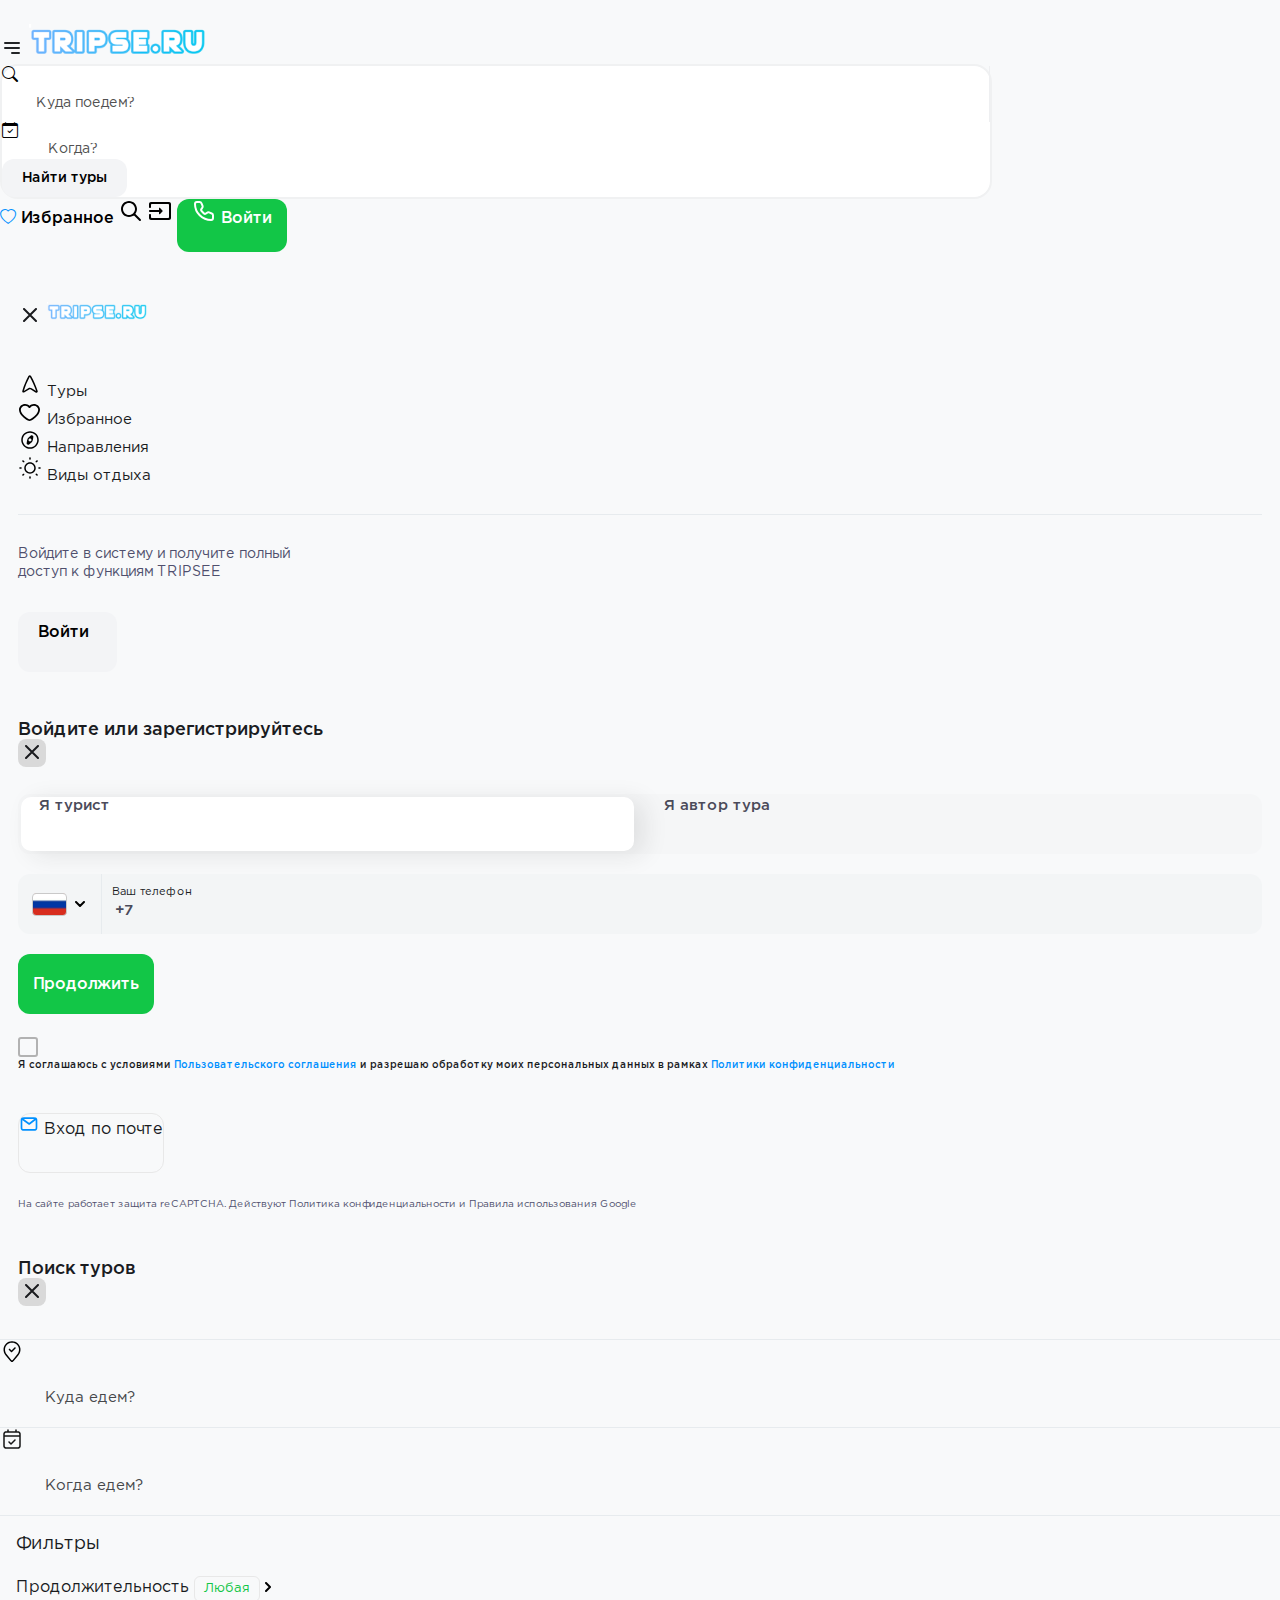
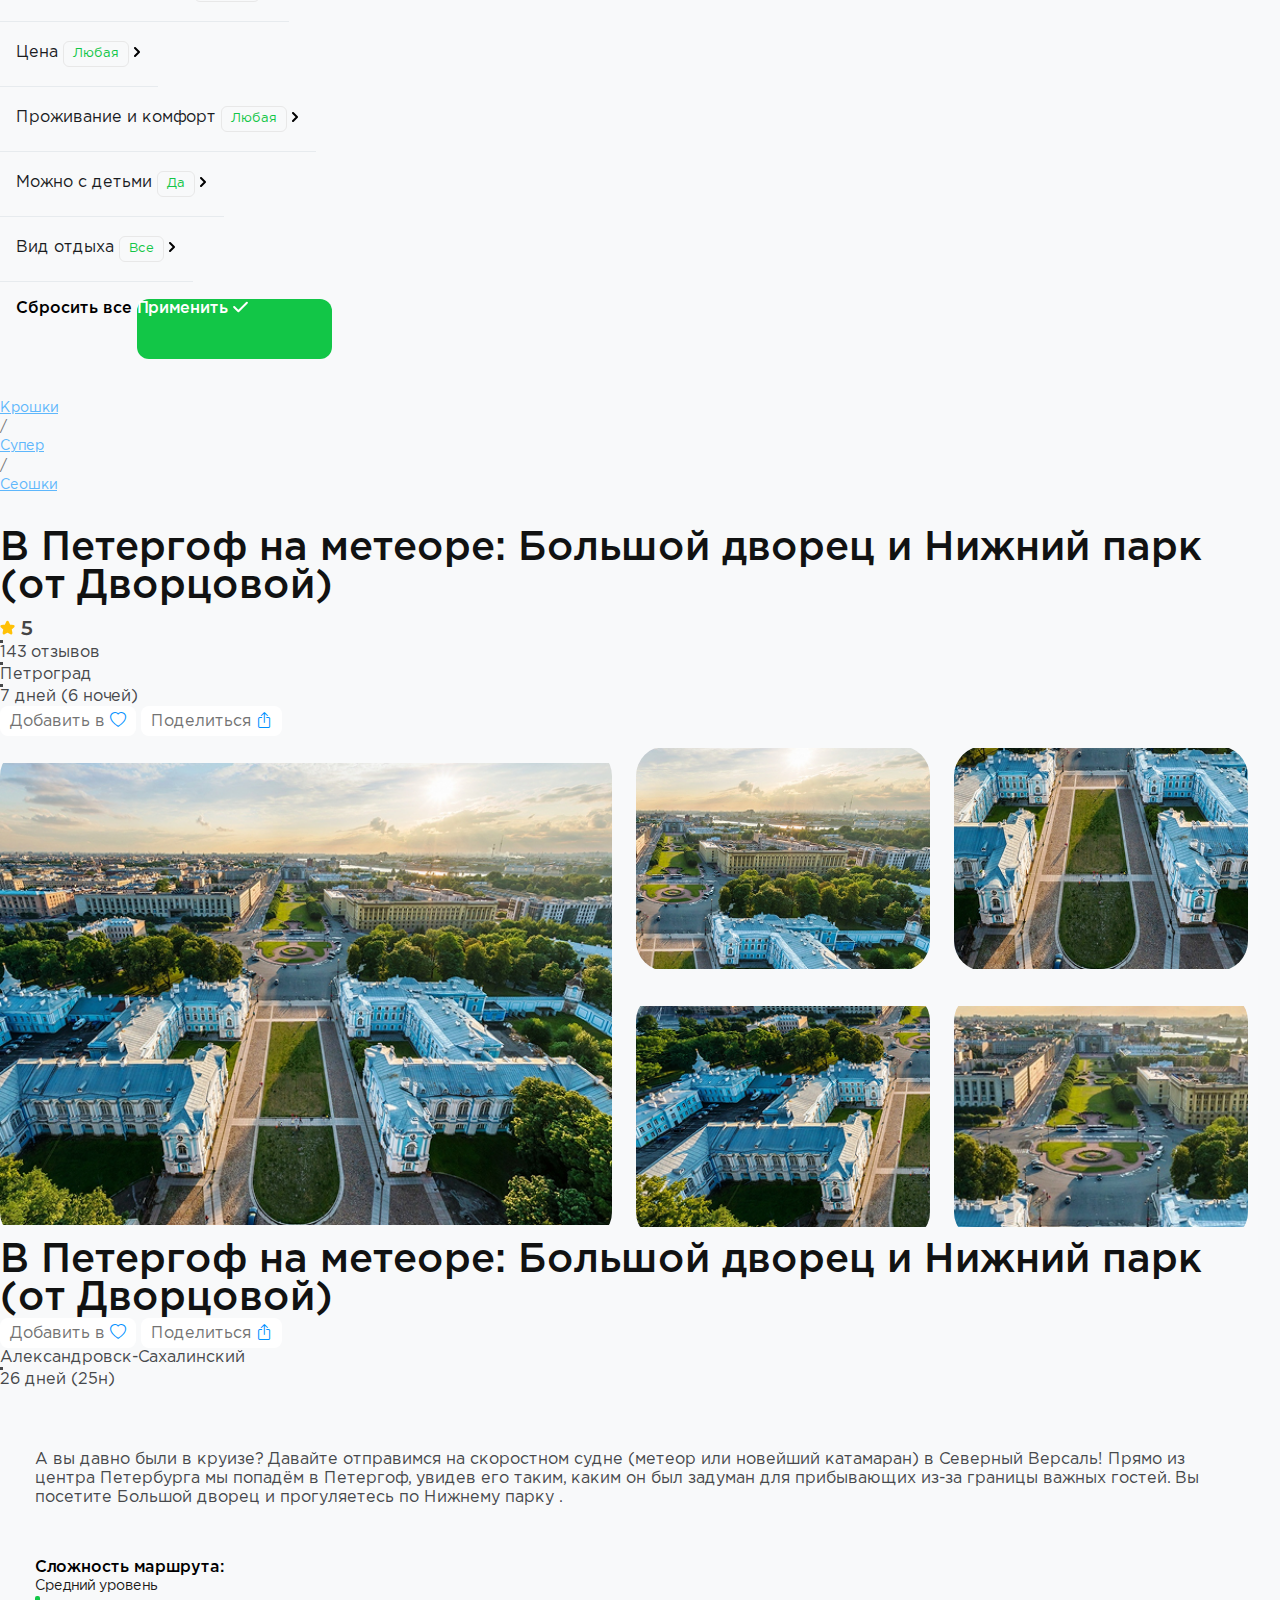
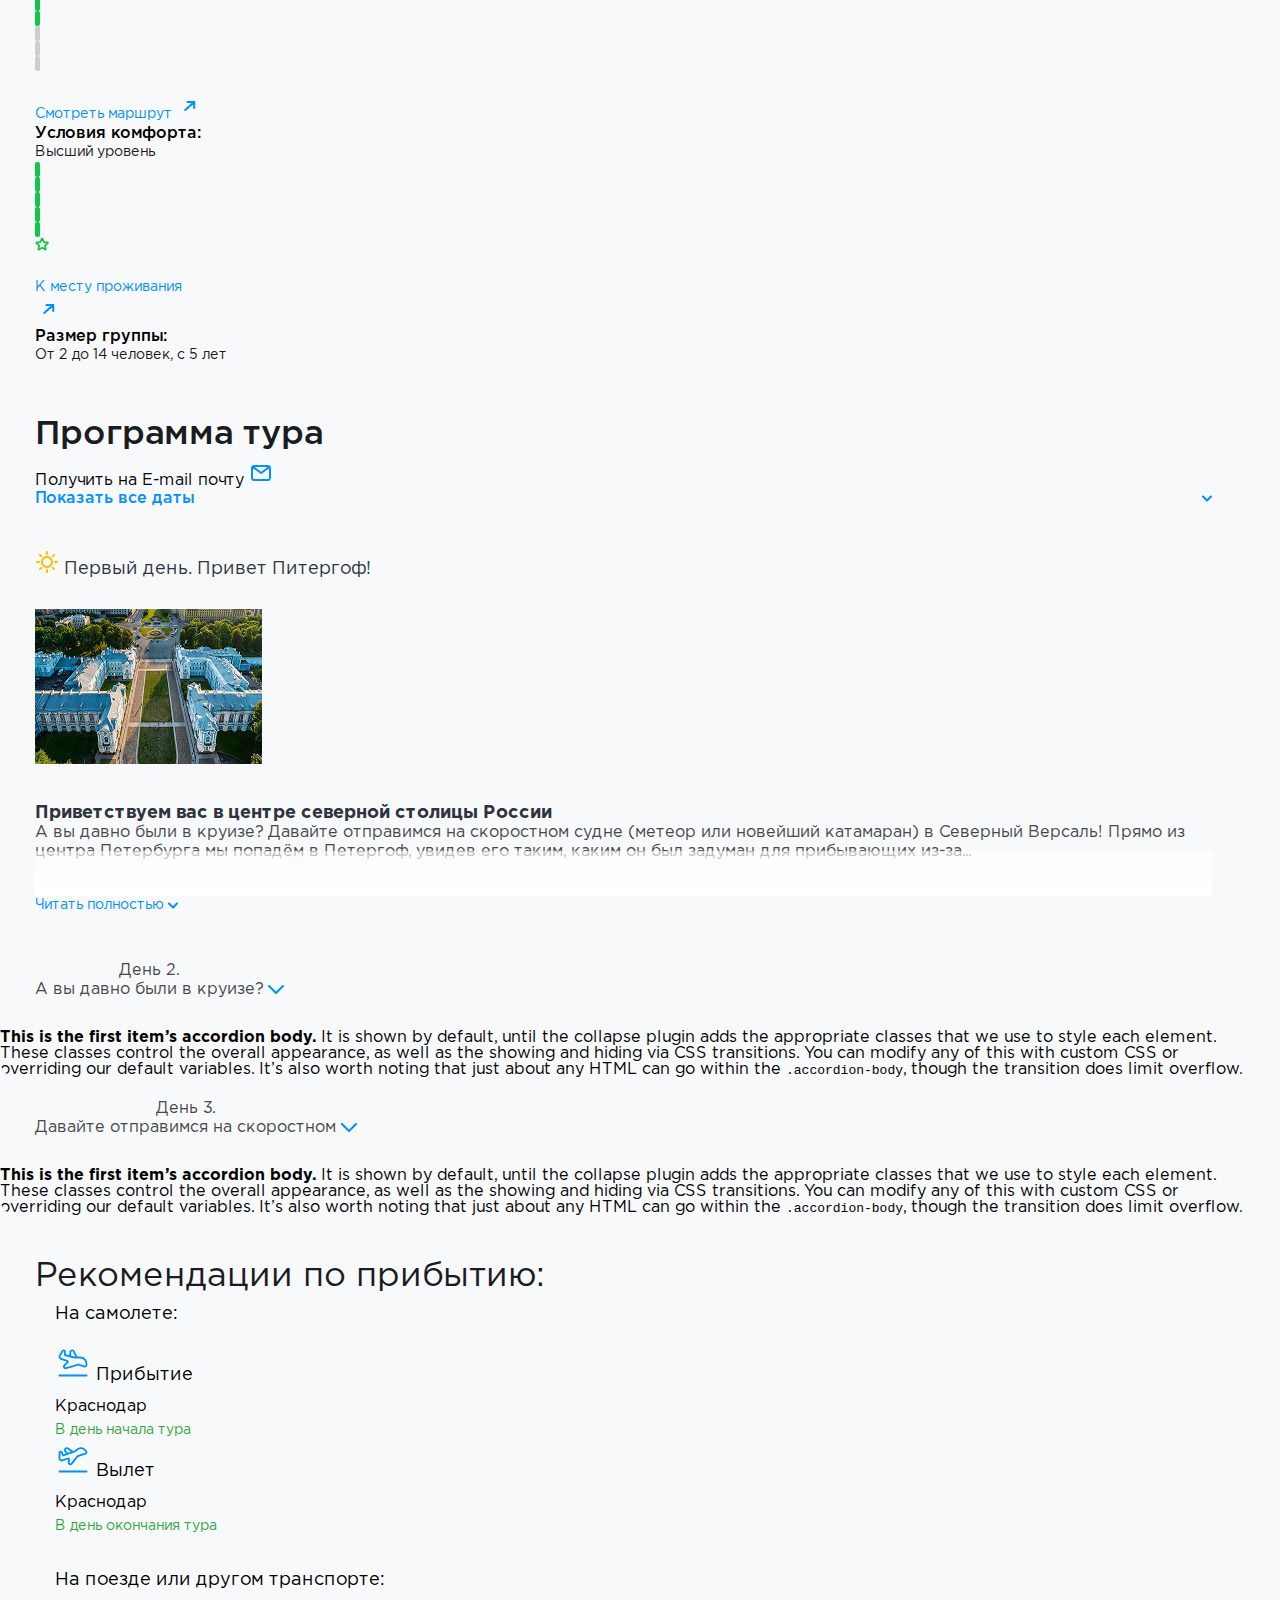
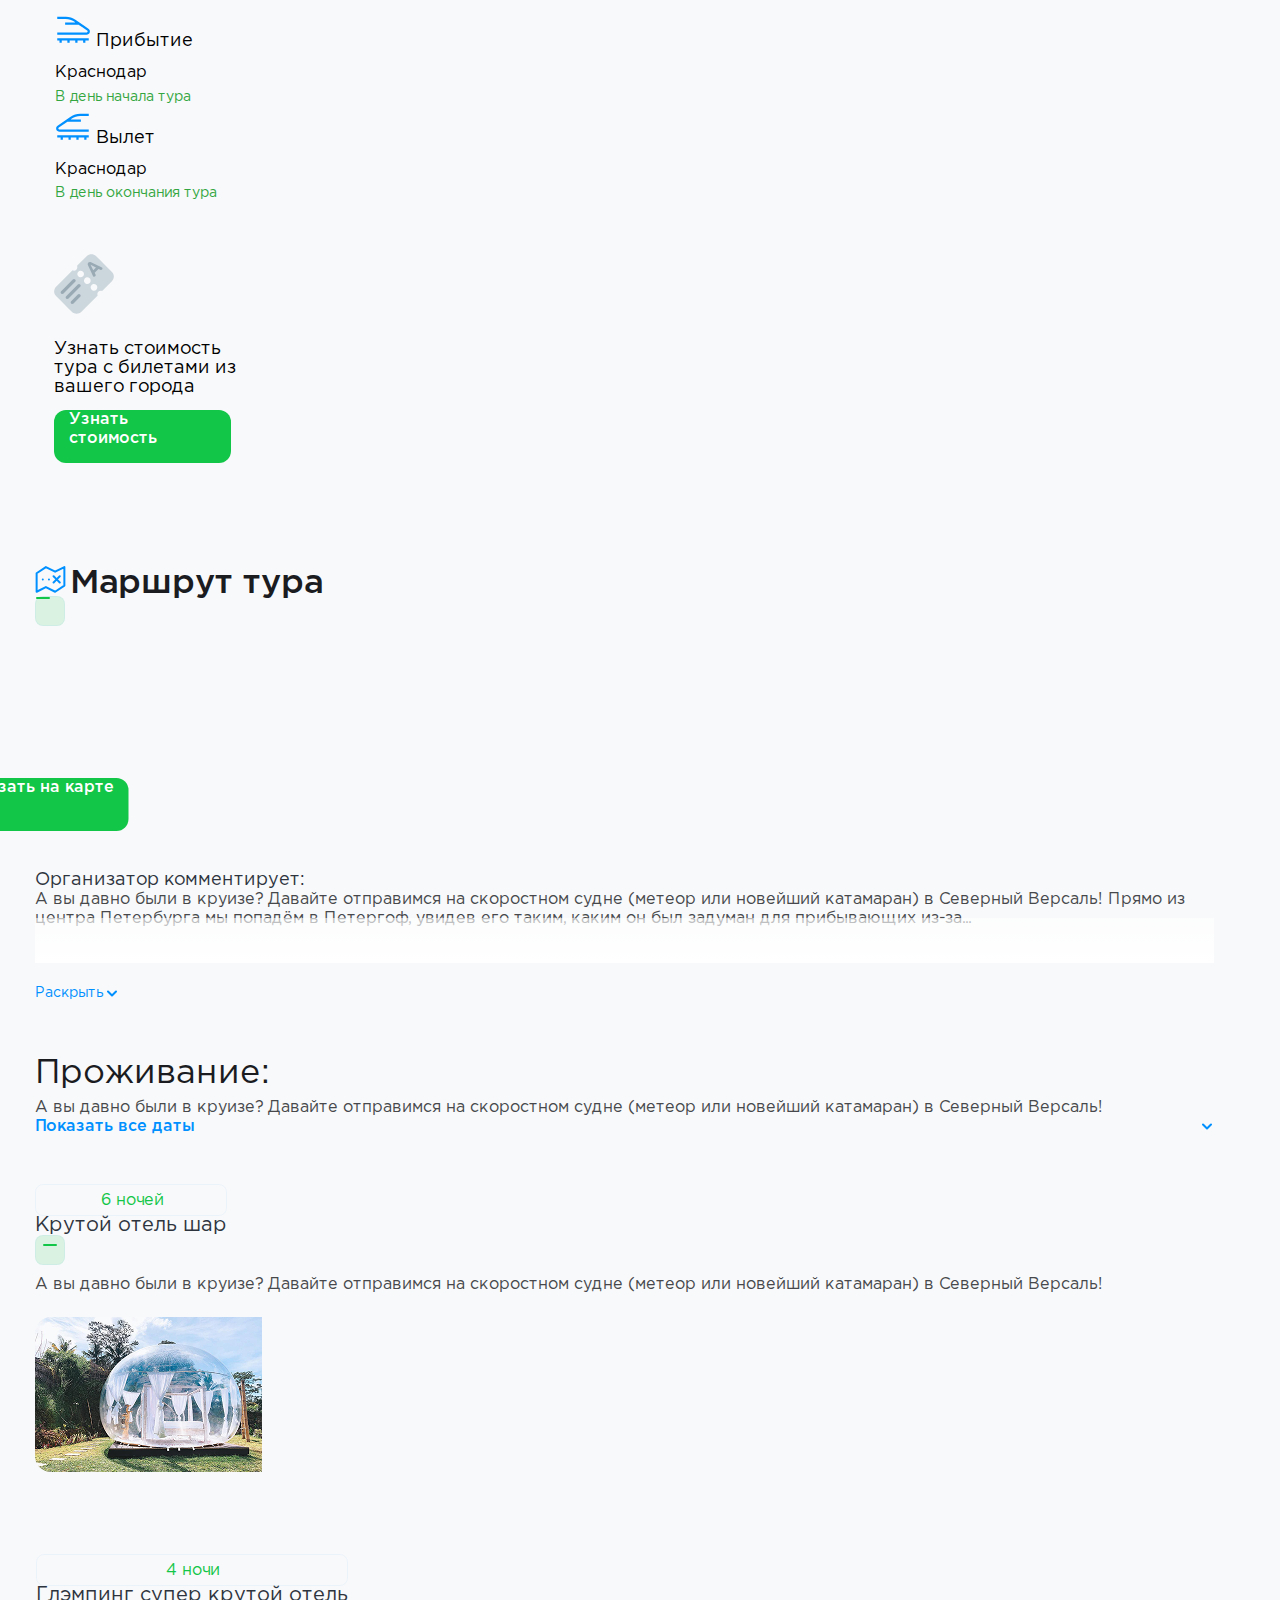
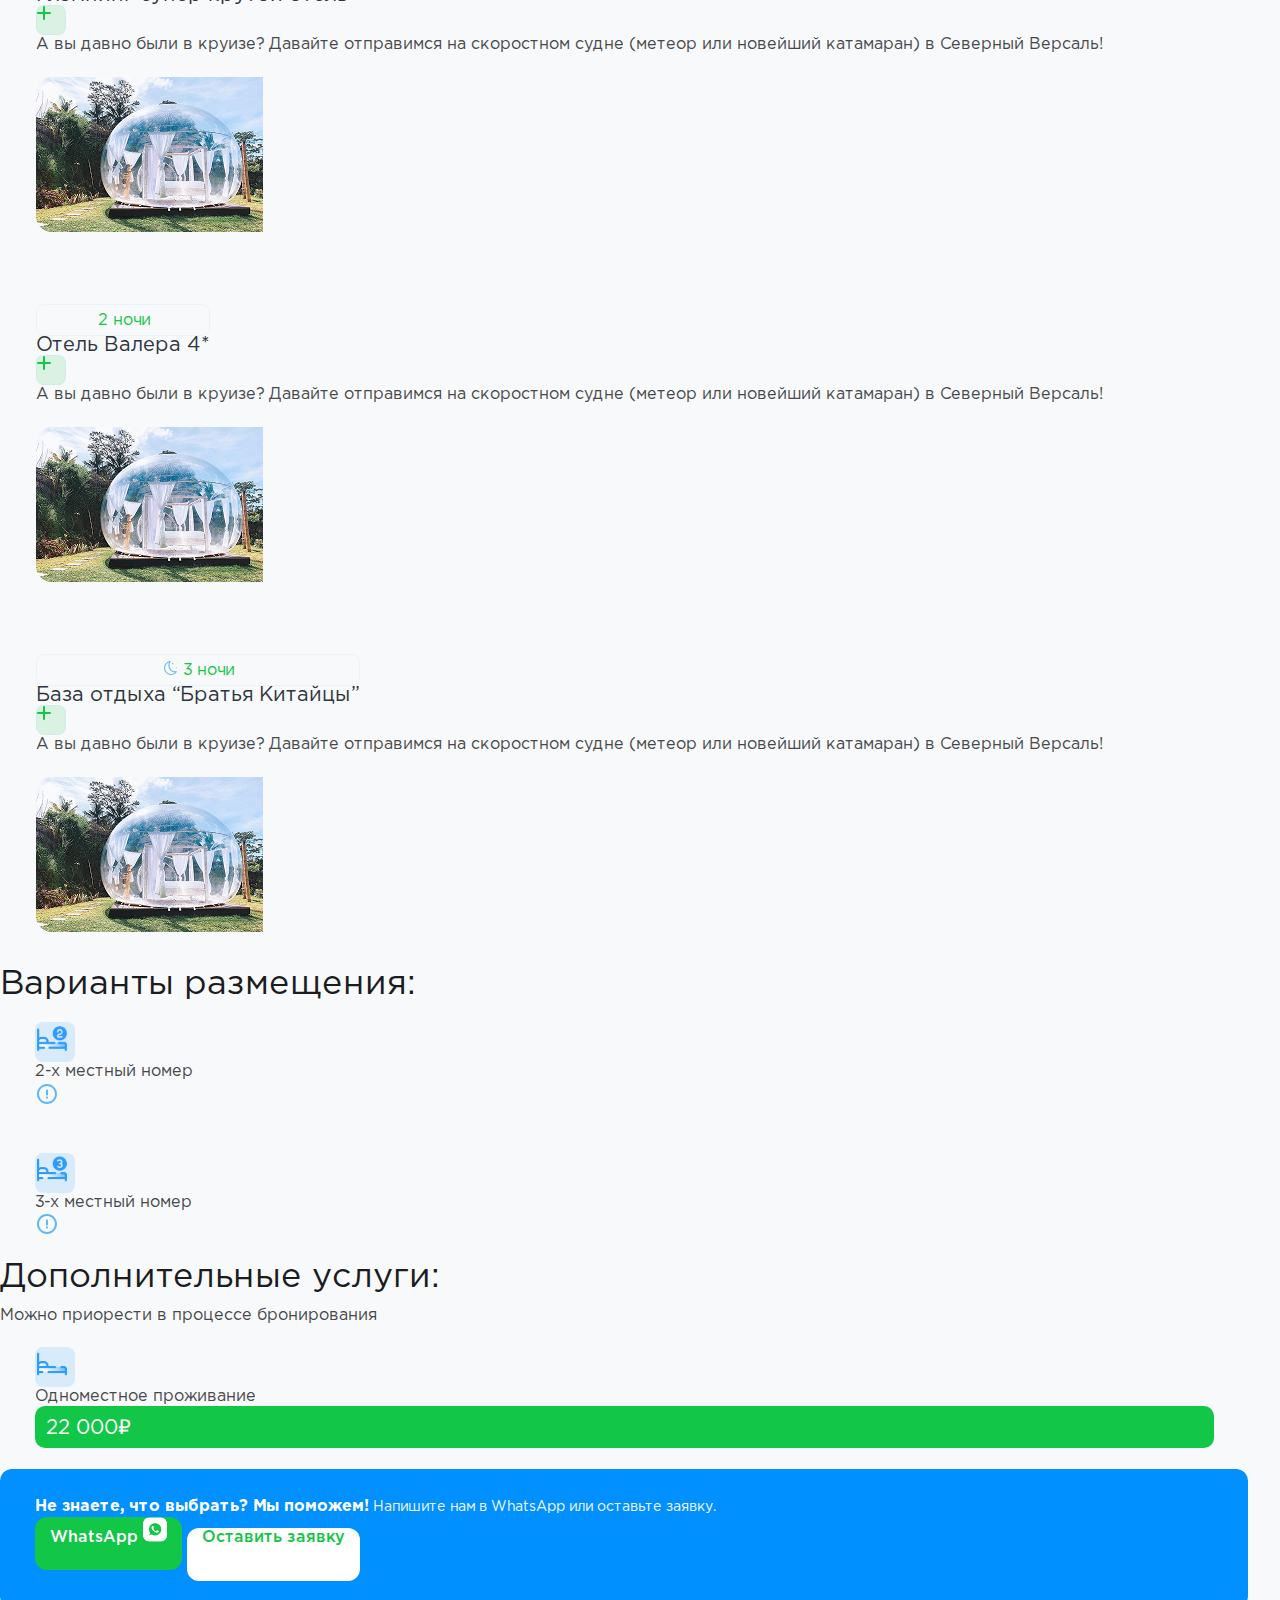
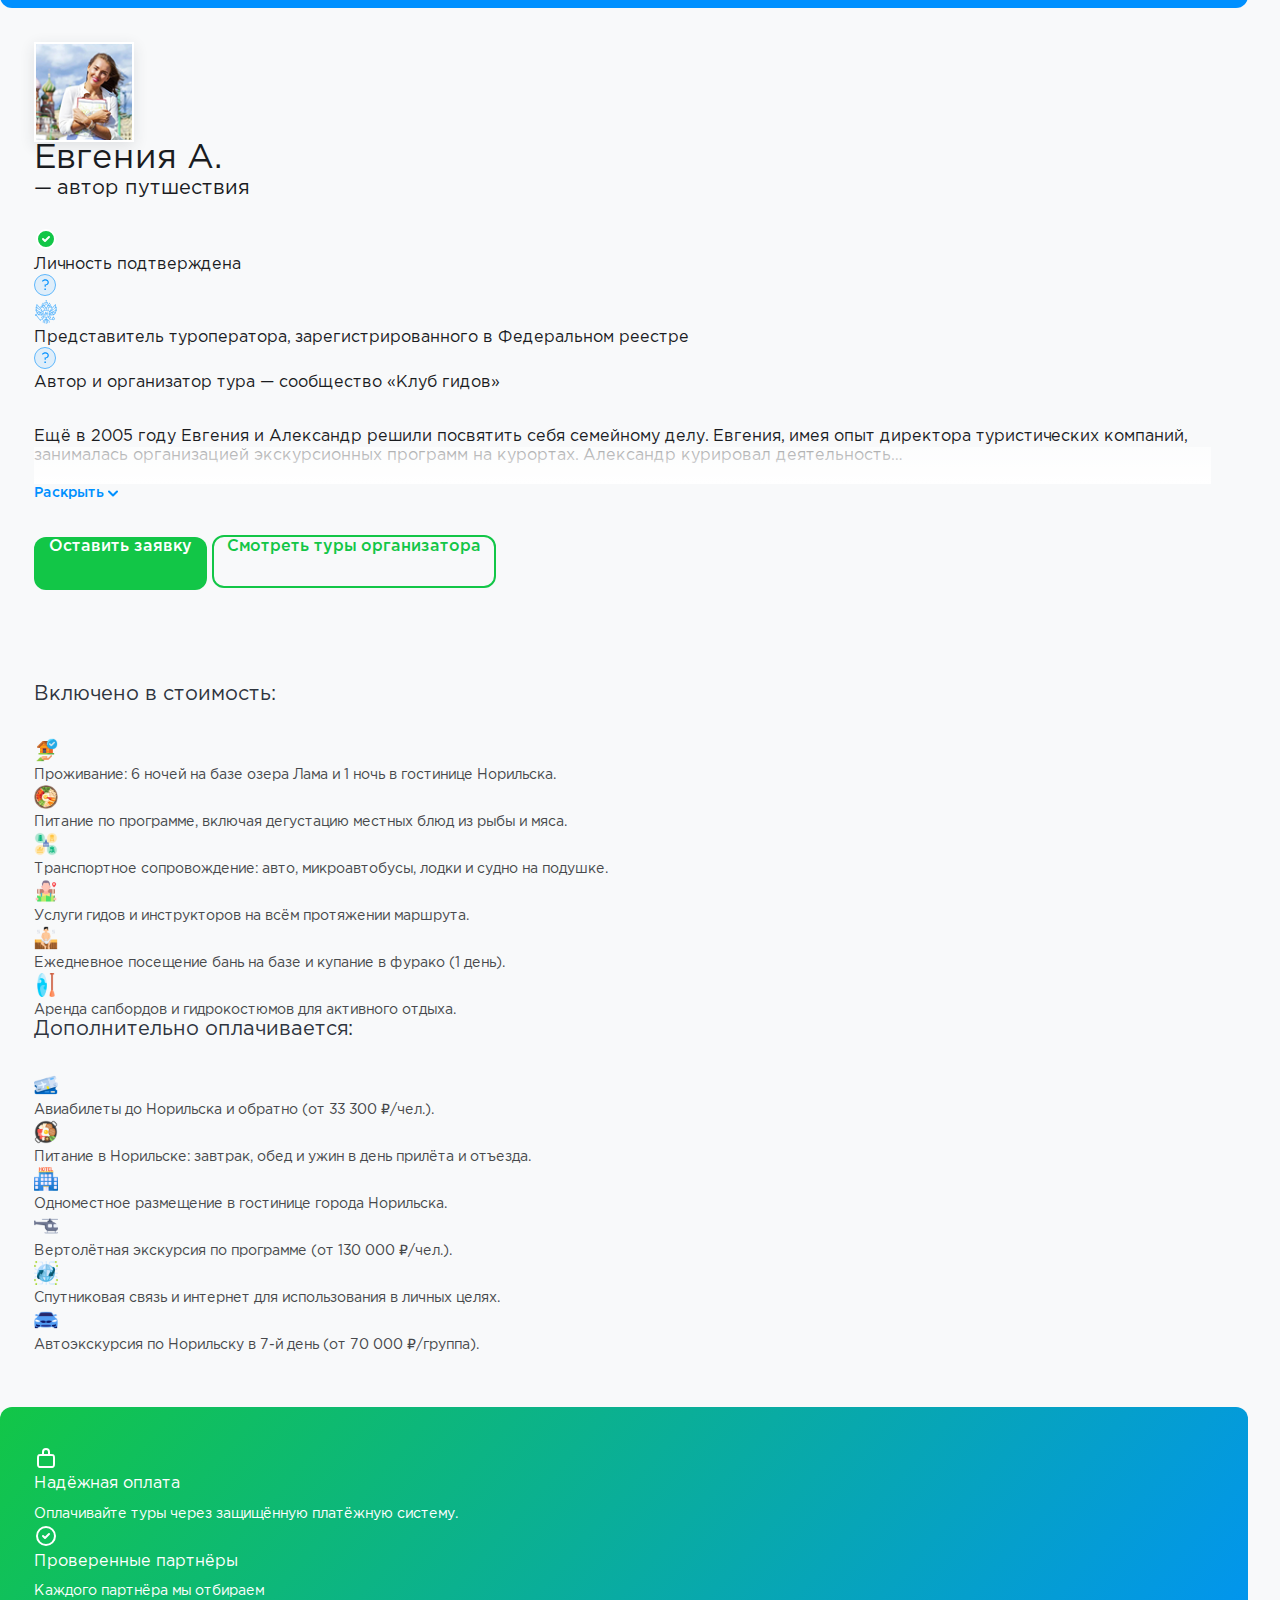
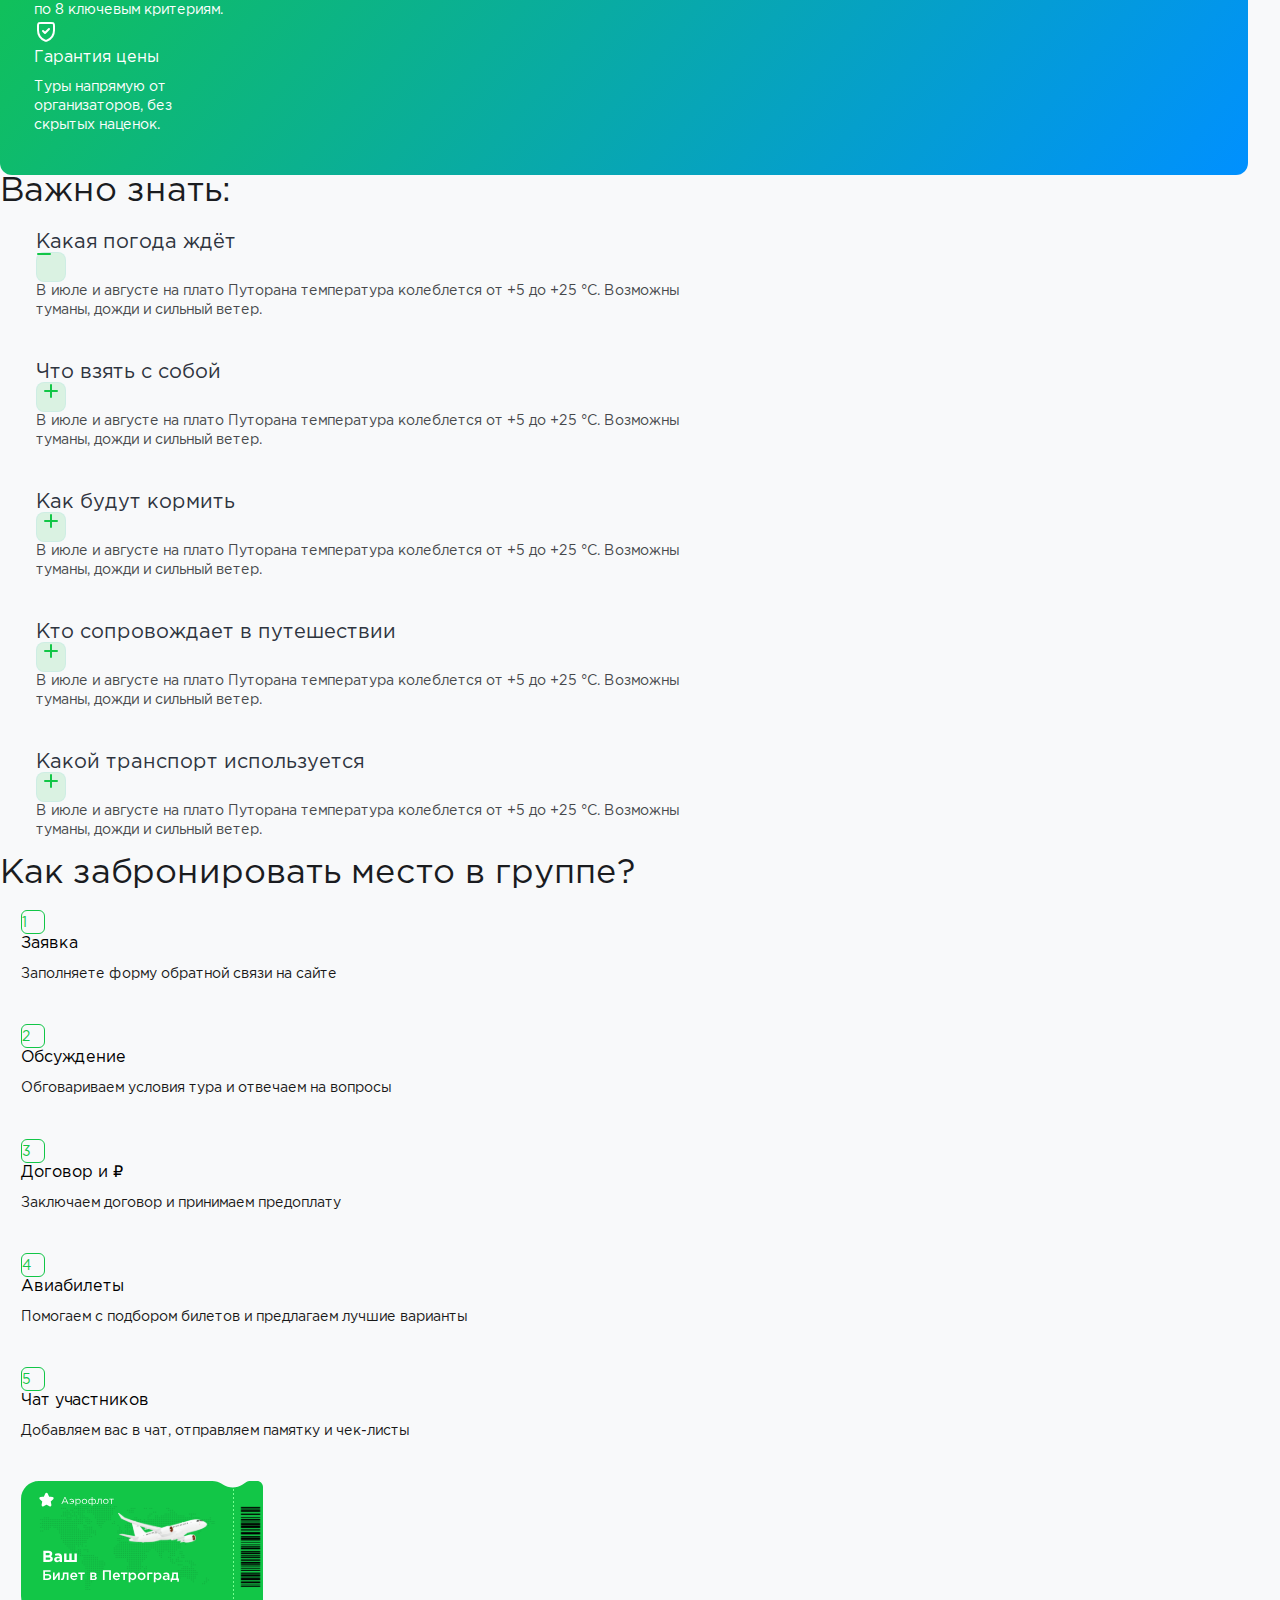
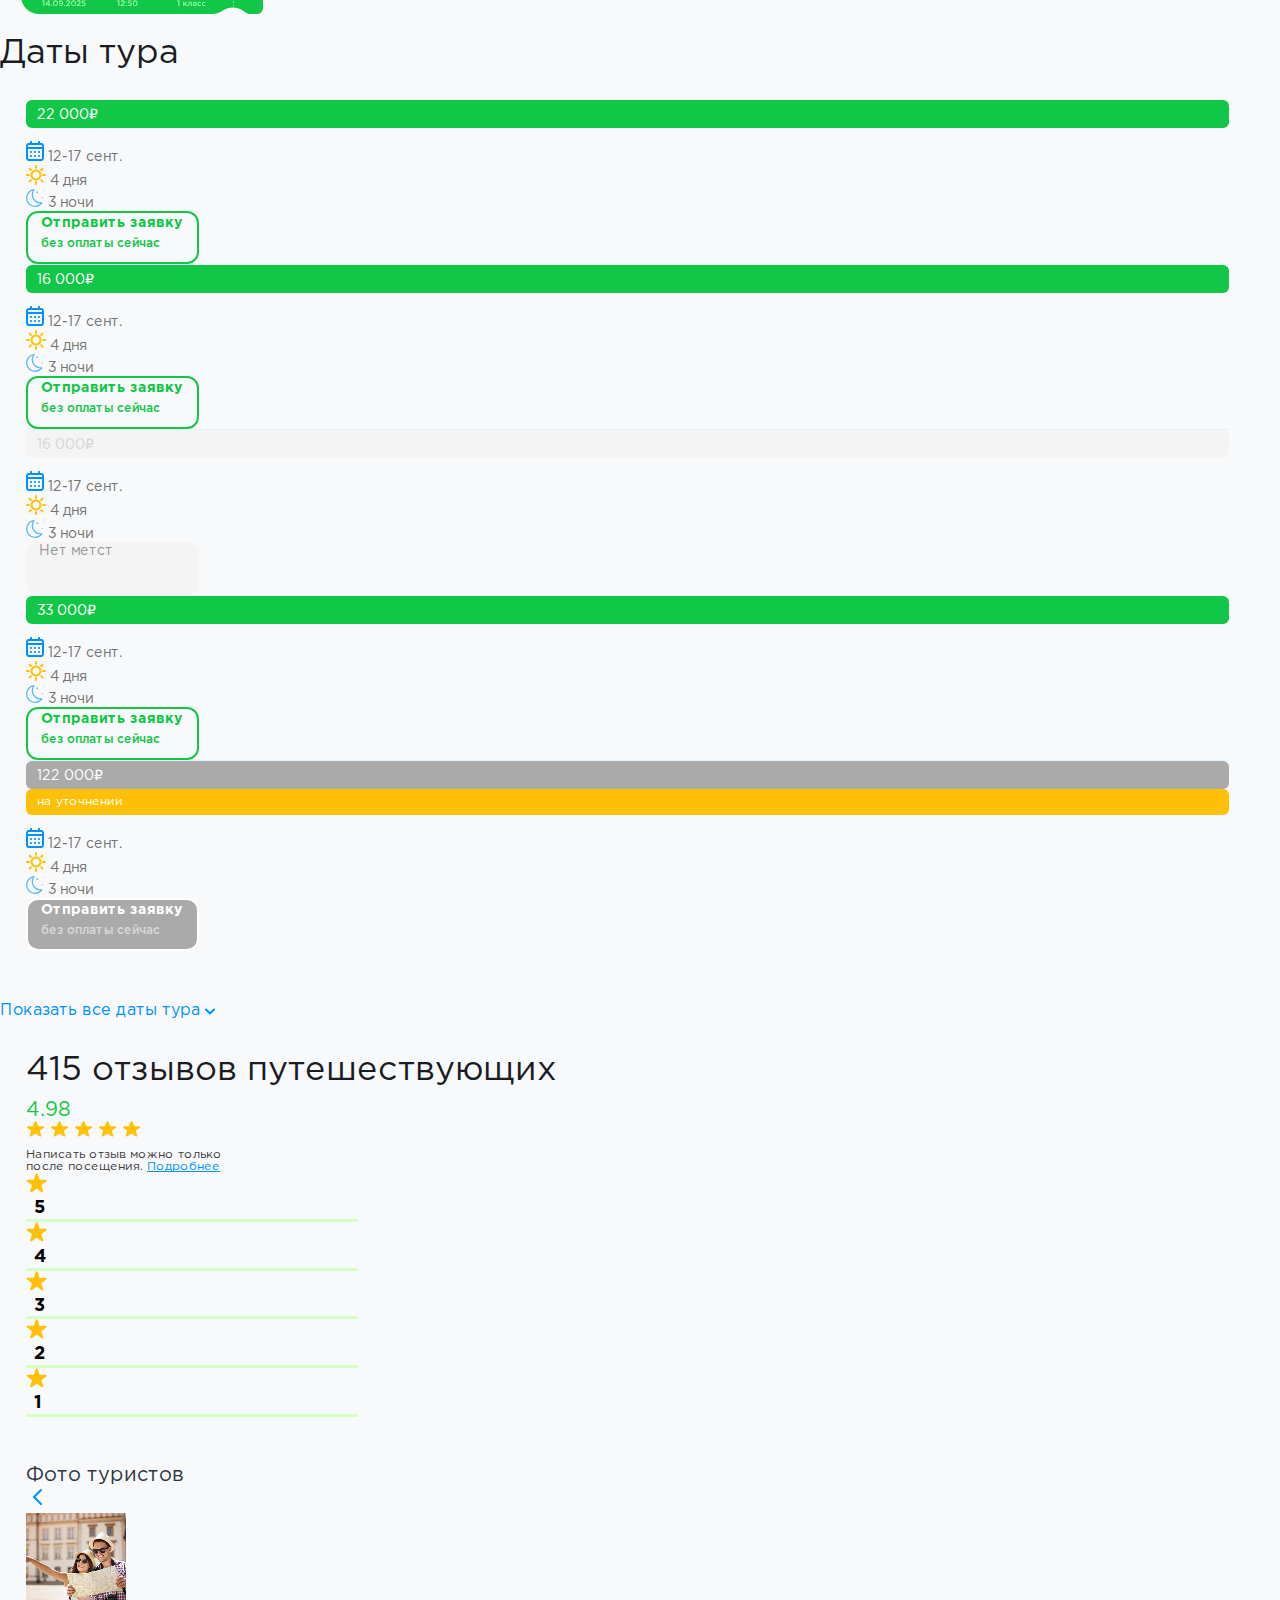
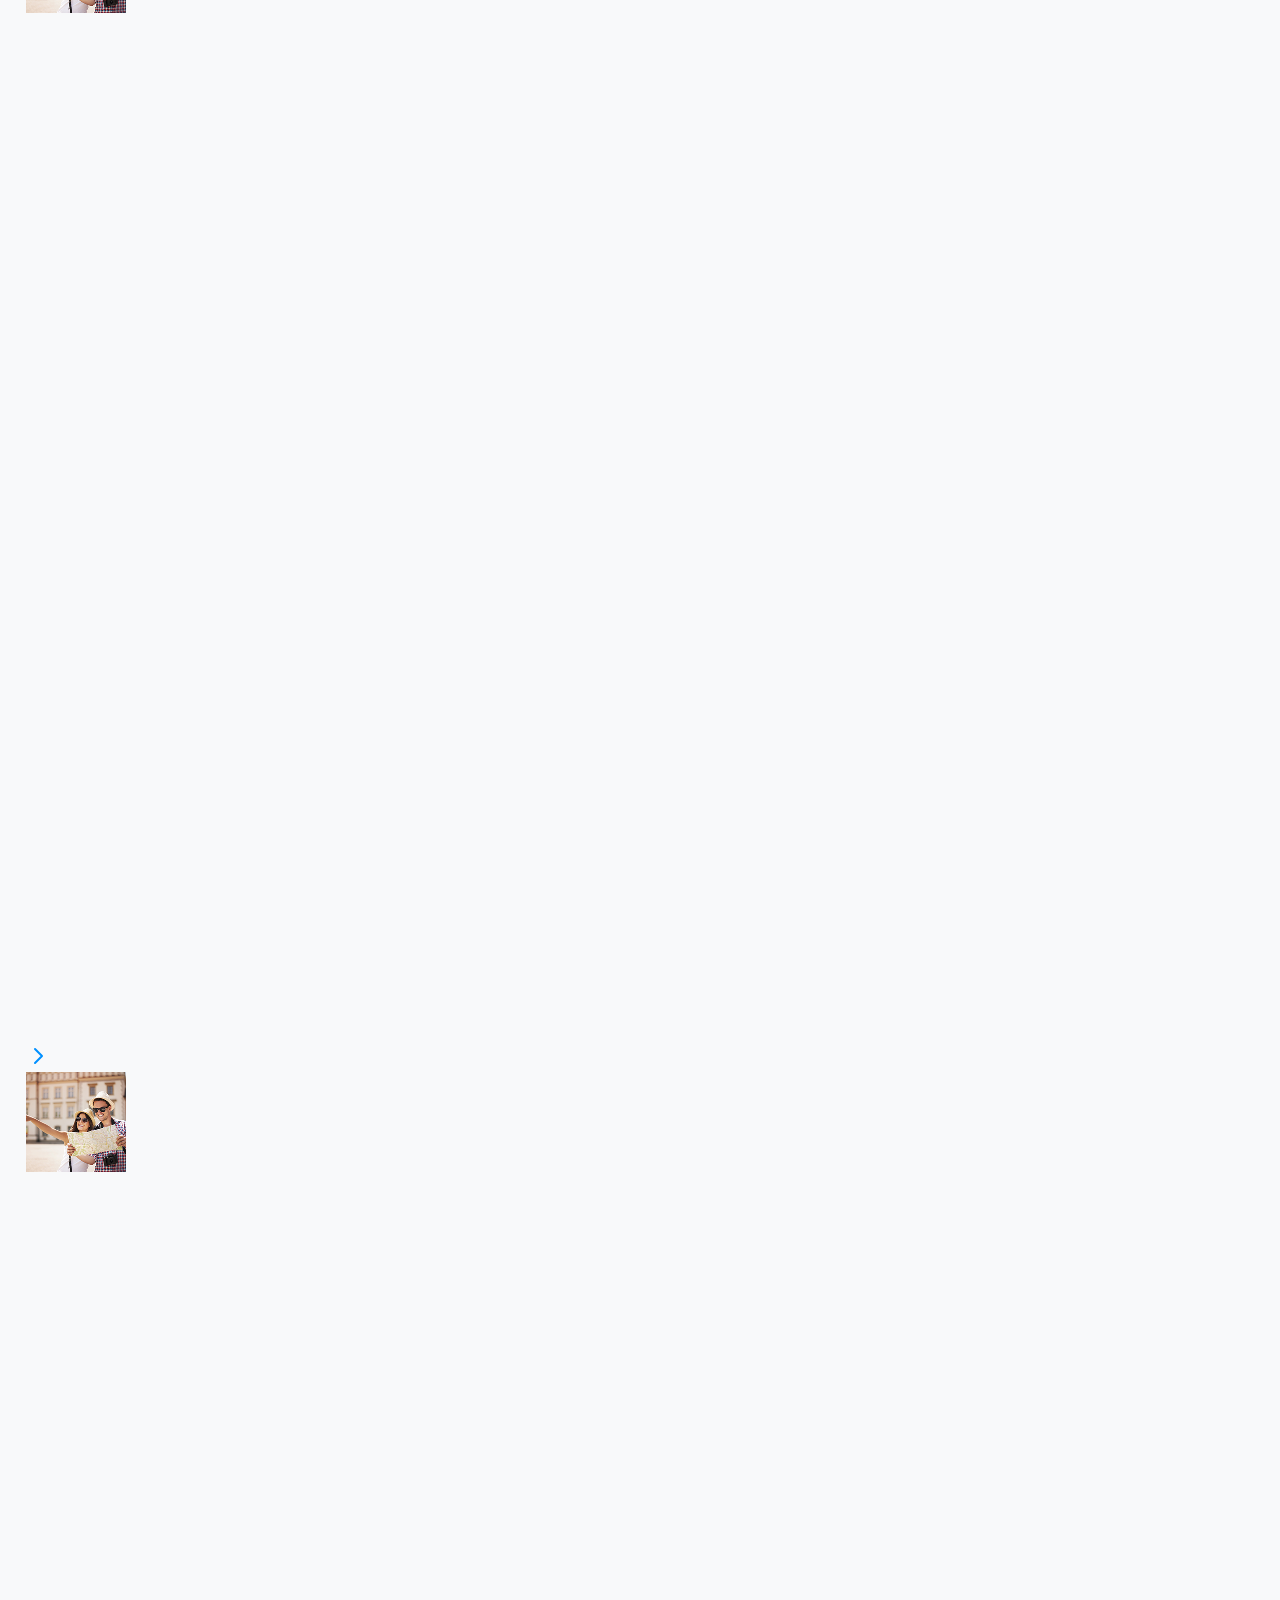
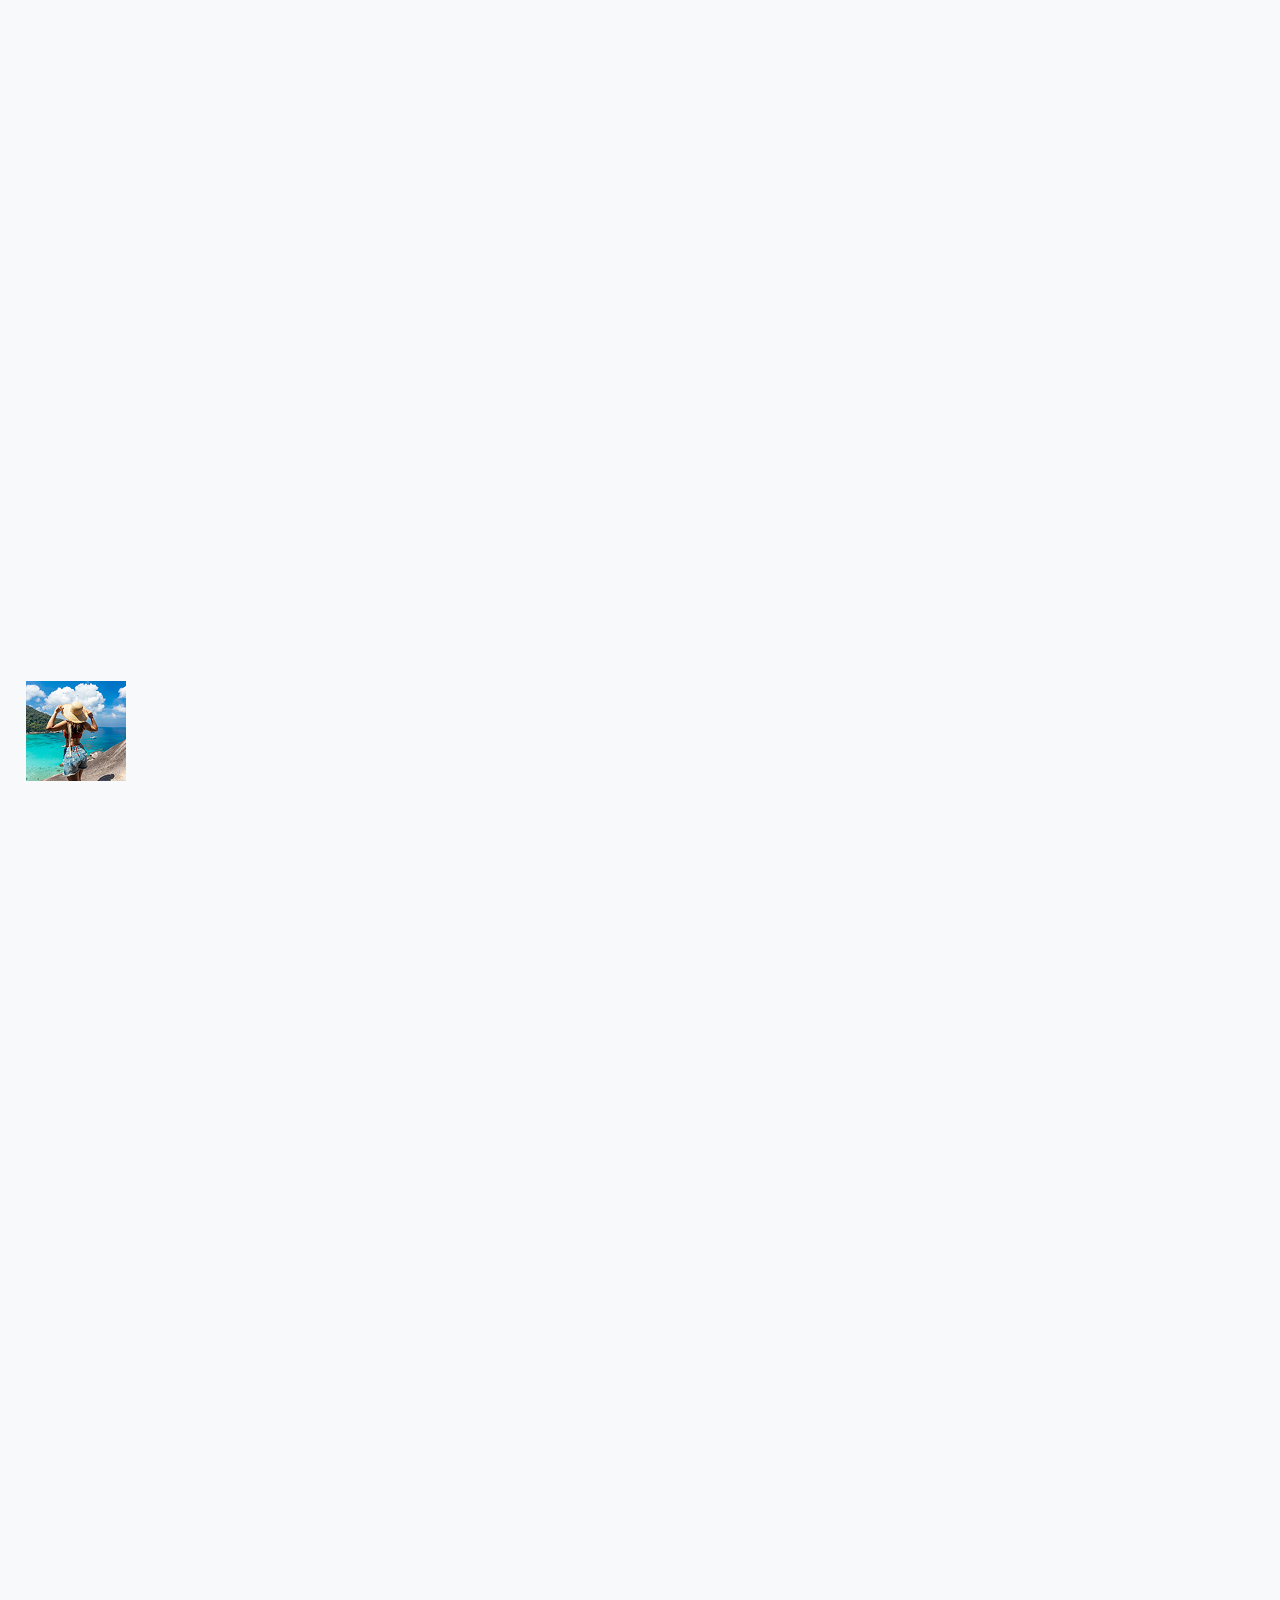
<file: index.html>
<!DOCTYPE html>
<html lang="en">
<head>
    <meta charset="UTF-8">
    <meta name="viewport" content="width=device-width, initial-scale=1.0">
    <title>Document</title>

    <link rel="stylesheet" href="./assets/fonts/GothamPro/stylesheets.css">
    <!-- Bootstrap CSS -->
    <link href="https://cdn.jsdelivr.net/npm/bootstrap@5.3.5/dist/css/bootstrap.min.css" rel="stylesheet" integrity="sha384-SgOJa3DmI69IUzQ2PVdRZhwQ+dy64/BUtbMJw1MZ8t5HZApcHrRKUc4W0kG879m7" crossorigin="anonymous">
    <link rel="stylesheet" href="https://cdn.jsdelivr.net/npm/bootstrap-icons@1.11.3/font/bootstrap-icons.css">
    <!-- Link Swiper's CSS -->
    <link rel="stylesheet" href="https://cdn.jsdelivr.net/npm/swiper@11/swiper-bundle.min.css" />
    <!-- Syle CSS -->
    <link rel="stylesheet" href="./assets/scss/style.css">
</head>
<body>
    
    <div class="wrapper">
        
        <!-- Header -->
        <header class="header bg-white">
            <div class="container header-container d-flex align-items-center justify-content-between gap-4">
                <div class="d-flex align-items-center gap-1 flex-shrink-0">
                    <button class="bars d-flex d-lg-none align-items-center justify-content-center" data-bs-toggle="offcanvas" href="#menuModal" role="button" aria-controls="menuModal">
                        <img src="./assets/images/bars.svg" alt="">
                    </button>
                    <a href="/" class="header-logo">
                        <img src="./assets/images/logo.svg" alt="">
                    </a>
                </div>
                <div class="d-flex align-items-center justify-content-end gap-4 header-right">
                    <div class="header-form d-none d-lg-flex align-items-center py-2 pe-2 ps-3">
                        <div class="inp-search position-relative">
                            <i class="bi bi-search position-absolute"></i>
                            <input type="text" placeholder="Куда поедем?">
                        </div>
                        <div class="inp-calendar position-relative">
                            <i class="bi bi-calendar-check position-absolute"></i>
                            <input type="text" placeholder="Когда?">
                        </div>
                        <button class="btn-gray">Найти туры</button>
                    </div>
                    <a href="#" class="d-none d-lg-flex flex-column align-items-center gap-1 favorite-link">
                        <i class="bi bi-heart"></i>
                        <span>Избранное</span>
                    </a>
                    <button class="d-flex d-lg-none align-items-center justify-content-end" data-bs-toggle="offcanvas" href="#searchModal" role="button" aria-controls="searchModal">
                        <img src="./assets/images/search-icon.svg" alt="">
                    </button>
                    <button class="logout-btn d-flex d-lg-none align-items-center justify-content-center" data-bs-toggle="offcanvas" href="#loginModal" role="button" aria-controls="loginModal">
                        <img src="./assets/images/log-out-icon.svg" alt="">
                    </button>
                    <a href="#" class="btn-green d-flex align-items-center justify-content-center">
                        <img src="./assets/images/phone-icon.svg" alt="" class="d-lg-none">
                        <span class="d-none d-lg-inline">Войти</span>
                    </a>
                </div>
            </div>
        </header>
        <!-- Header end -->
    
        <!-- Menu -->
        <section class="offcanvas offcanvas-bottom border-0 menu" tabindex="-1" id="menuModal" aria-labelledby="menuModalLabel">
            <div class="offcanvas-header d-flex align-items-center">
                <button class="d-flex align-items-center justify-content-center flex-shrink-0 " type="button" data-bs-dismiss="offcanvas" aria-label="Close">
                    <svg width="14" height="14" viewBox="0 0 14 14" fill="none" xmlns="http://www.w3.org/2000/svg">
                        <path d="M13 13L1 1M13 1L1 13" stroke="#1A1B1E" stroke-width="2" stroke-linecap="round" stroke-linejoin="round" />
                    </svg>
                </button>
                <img src="./assets/images/menu-logo.svg" alt="">
            </div>
            <div class="offcanvas-body">
                <ul class="menu-navs d-flex flex-column">
                    <li>
                        <a href="#" class="d-flex align-items-center fw-medium">
                            <img src="./assets/images/menu-nav-icon-1.svg" alt="" class="flex-shrink-0">
                            <span>Туры</span>
                        </a>
                    </li>
                    <li>
                        <a href="#" class="d-flex align-items-center fw-medium">
                            <img src="./assets/images/menu-nav-icon-2.svg" alt="" class="flex-shrink-0">
                            <span>Избранное</span>
                        </a>
                    </li>
                    <li>
                        <a href="#" class="d-flex align-items-center fw-medium">
                            <img src="./assets/images/menu-nav-icon-3.svg" alt="" class="flex-shrink-0">
                            <span>Направления</span>
                        </a>
                    </li>
                    <li>
                        <a href="#" class="d-flex align-items-center fw-medium">
                            <img src="./assets/images/menu-nav-icon-4.svg" alt="" class="flex-shrink-0">
                            <span>Виды отдыха</span>
                        </a>
                    </li>
                </ul>
                <div class="line"></div>
                <p>Войдите в систему и получите полный доступ к функциям TRIPSEE</p>
                <a href="#" class="btn-gray d-flex align-items-center justify-content-center p-0">Войти</a>
            </div>
        </section>
        <!-- Menu end -->

        <!-- Login -->
        <section class="offcanvas offcanvas-bottom border-0 login" tabindex="-1" id="loginModal" aria-labelledby="loginModalLabel">
            <div class="offcanvas-header d-flex align-items-center justify-content-between">
                <h2 class="fw-medium">Войдите или зарегистрируйтесь</h3>
                <button class="d-flex align-items-center justify-content-center flex-shrink-0 modal-close" type="button" data-bs-dismiss="offcanvas" aria-label="Close">
                    <svg width="14" height="14" viewBox="0 0 14 14" fill="none" xmlns="http://www.w3.org/2000/svg">
                        <path d="M13 13L1 1M13 1L1 13" stroke="#1A1B1E" stroke-width="2" stroke-linecap="round" stroke-linejoin="round" />
                    </svg>
                </button>
            </div>
            <div class="offcanvas-body">
                <ul>
                    <li class="d-flex align-items-center justify-content-center position-relative">
                        <input type="radio" name="userType" checked id="" class="position-absolute start-0 top-0 w-100 h-100">
                        <span>Я турист</span>
                    </li>
                    <li class="d-flex align-items-center justify-content-center position-relative">
                        <input type="radio" name="userType" id="" class="position-absolute start-0 top-0 w-100 h-100">
                        <span>Я автор тура</span>
                    </li>
                </ul>
                <div class="form-tel">
                    <button>
                        <img src="./assets/images/flag-ru.svg" alt="">
                        <svg width="10" height="6" viewBox="0 0 10 6" fill="none" xmlns="http://www.w3.org/2000/svg">
                            <path d="M9 1L5 5L1 1" stroke="black" stroke-width="2" stroke-linecap="round" stroke-linejoin="round" />
                        </svg>
                    </button>
                    <label for="">Ваш телефон</label>
                    <input type="tel" placeholder="+7">
                </div>
                <button class="btn-green d-flex align-items-center justify-content-center text-center w-100">Продолжить</button>
                <div class="form-checkbox d-flex align-items-start">
                    <div class="icon flex-shrink-0">
                        <input type="checkbox" name="" id="">
                        <i class="bi bi-check"></i>
                    </div>
                    <p>Я соглашаюсь с условиями <a href="#" class="d-inline">Пользовательского соглашения</a> и разрешаю обработку моих персональных данных в рамках <a href="#" class="d-inline">Политики конфиденциальности</a></p>
                </div>
                <a href="#" class="btn-gray__outline d-flex align-items-center justify-content-center w-100 fw-medium">
                    <img src="./assets/images/mail-icon.svg" width="20" alt="" class="flex-shrink-0">
                    <span>Вход по почте</span>
                </a>
                <div class="description text-center">На сайте работает защита reCAPTCHA. Действуют Политика конфиденциальности и Правила использования Google</div>
            </div>
        </section>
        <!-- Login end -->

        <!-- Search -->
        <section class="offcanvas offcanvas-bottom border-0 search-modal" tabindex="-1" id="searchModal" aria-labelledby="searchModalLabel">
            <div class="offcanvas-header d-flex align-items-center justify-content-between">
                <h2 class="fw-medium">Поиск туров</h3>
                <button class="d-flex align-items-center justify-content-center flex-shrink-0 modal-close" type="button" data-bs-dismiss="offcanvas" aria-label="Close">
                    <svg width="14" height="14" viewBox="0 0 14 14" fill="none" xmlns="http://www.w3.org/2000/svg">
                        <path d="M13 13L1 1M13 1L1 13" stroke="#1A1B1E" stroke-width="2" stroke-linecap="round" stroke-linejoin="round" />
                    </svg>
                </button>
            </div>
            <div class="offcanvas-body">
                <ul class="search-modal__inputs">
                    <li class="position-relative">
                        <img src="./assets/images/location-icon.svg" alt="" class="flex-shrink-0 position-absolute">
                        <input type="text" placeholder="Куда едем?">
                    </li>
                    <li class="position-relative">
                        <img src="./assets/images/calendar-icon-2.svg" alt="" class="flex-shrink-0 position-absolute">
                        <input type="text" placeholder="Когда едем?">
                    </li>
                </ul>
                <h3 class="fw-medium">Фильтры</h3>
                <ul class="links">
                    <li class="d-flex">
                        <a href="#" class="d-flex align-items-center justify-content-between gap-3 w-100 links-item">
                            <span class="links-item__text">Продолжительность</span>
                            <span class="links-item__right d-flex align-items-center">
                                <span>Любая</span>
                                <svg width="6" height="10" viewBox="0 0 6 10" fill="none" xmlns="http://www.w3.org/2000/svg">
                                    <path d="M1 1L5 5L1 9" stroke="black" stroke-width="2" stroke-linecap="round" stroke-linejoin="round" />
                                </svg>
                            </span>
                        </a>
                    </li>
                    <li class="d-flex">
                        <a href="#" class="d-flex align-items-center justify-content-between gap-3 w-100 links-item">
                            <span class="links-item__text">Цена</span>
                            <span class="links-item__right d-flex align-items-center">
                                <span>Любая</span>
                                <svg width="6" height="10" viewBox="0 0 6 10" fill="none" xmlns="http://www.w3.org/2000/svg">
                                    <path d="M1 1L5 5L1 9" stroke="black" stroke-width="2" stroke-linecap="round" stroke-linejoin="round" />
                                </svg>
                            </span>
                        </a>
                    </li>
                    <li class="d-flex">
                        <a href="#" class="d-flex align-items-center justify-content-between gap-3 w-100 links-item">
                            <span class="links-item__text">Проживание и комфорт</span>
                            <span class="links-item__right d-flex align-items-center">
                                <span>Любая</span>
                                <svg width="6" height="10" viewBox="0 0 6 10" fill="none" xmlns="http://www.w3.org/2000/svg">
                                    <path d="M1 1L5 5L1 9" stroke="black" stroke-width="2" stroke-linecap="round" stroke-linejoin="round" />
                                </svg>
                            </span>
                        </a>
                    </li>
                    <li class="d-flex">
                        <a href="#" class="d-flex align-items-center justify-content-between gap-3 w-100 links-item">
                            <span class="links-item__text">Можно с детьми</span>
                            <span class="links-item__right d-flex align-items-center">
                                <span>Да</span>
                                <svg width="6" height="10" viewBox="0 0 6 10" fill="none" xmlns="http://www.w3.org/2000/svg">
                                    <path d="M1 1L5 5L1 9" stroke="black" stroke-width="2" stroke-linecap="round" stroke-linejoin="round" />
                                </svg>
                            </span>
                        </a>
                    </li>
                    <li class="d-flex">
                        <a href="#" class="d-flex align-items-center justify-content-between gap-3 w-100 links-item">
                            <span class="links-item__text">Вид отдыха</span>
                            <span class="links-item__right d-flex align-items-center">
                                <span>Все</span>
                                <svg width="6" height="10" viewBox="0 0 6 10" fill="none" xmlns="http://www.w3.org/2000/svg">
                                    <path d="M1 1L5 5L1 9" stroke="black" stroke-width="2" stroke-linecap="round" stroke-linejoin="round" />
                                </svg>
                            </span>
                        </a>
                    </li>
                </ul>
                <div class="search-modal__foot d-flex align-items-center justify-content-between">
                    <a href="#" class="clear-btn">Сбросить все</a>
                    <a href="#" class="btn-green d-flex align-items-center justify-content-center">
                        <span>Применить</span>
                        <svg width="15" height="12" viewBox="0 0 15 12" fill="none" xmlns="http://www.w3.org/2000/svg">
                            <path d="M1.13672 6L5.37936 10.2426L13.8642 1.75732" stroke="white" stroke-width="2" stroke-linecap="round" stroke-linejoin="round" />
                        </svg>
                    </a>
                </div>
            </div>
        </section>
        <!-- Search end -->
        
        <main>

            <!-- Breadcrumb -->
            <section class="breadcrumb">
                <ul class="container d-flex align-items-center flex-wrap gap-2">
                    <li><a href="#" class="active">Крошки</a></li>
                    <li><span class="active">/</span></li>
                    <li><a href="#">Супер</a></li>
                    <li><span>/</span></li>
                    <li><a href="#">Сеошки</a></li>
                </ul>
            </section>
            <!-- Breadcrumb end -->
            
            <!-- Home -->
            <section class="home">
                <div class="container">
                    <h2 class="home-title d-none d-lg-block">В Петергоф на метеоре: Большой дворец и Нижний парк (от Дворцовой)</h2>
                    <div class="home-head d-flex align-items-center justify-content-between">
                        <div class="home-head__left d-flex align-items-center">
                            <div class="star d-flex align-items-center">
                                <img src="./assets/images/star.svg" alt="">
                                <span>5</span>
                            </div>
                            <div class="dot d-lg-none"></div>
                            <p>143 отзывов</p>
                            <div class="dot d-none d-lg-block"></div>
                            <p class="d-none d-lg-block">Петроград</p>
                            <div class="dot d-none d-lg-block"></div>
                            <p class="d-none d-lg-block">7 дней (6 ночей)</p>
                        </div>
                        <div class="home-head__right d-none d-lg-flex align-items-center">
                            <a href="#" class="d-flex align-items-center">
                                <span>Добавить в</span>
                                <i class="bi bi-heart"></i>
                            </a>
                            <a href="#" class="d-flex align-items-center">
                                <span>Поделиться</span>
                                <i class="bi bi-box-arrow-up"></i>
                            </a>
                        </div>
                    </div>
                    <div class="home-swp ">
                        <div class="swiper">
                            <div class="swiper-wrapper">
                                <div class="swiper-slide">
                                    <img src="./assets/images/home-slide-1.png" alt="">
                                </div>
                                <div class="swiper-slide">
                                    <img src="./assets/images/home-slide-2.png" alt="">
                                </div>
                                <div class="swiper-slide">
                                    <img src="./assets/images/home-slide-3.png" alt="">
                                </div>
                                <div class="swiper-slide">
                                    <img src="./assets/images/home-slide-4.png" alt="">
                                </div>
                                <div class="swiper-slide position-relative overflow-hidden">
                                    <img src="./assets/images/home-slide-5.png" alt="">
                                    <a href="#" class="position-absolute top-0 start-0 w-100 h-100 d-flex align-items-center justify-content-center fw-medium">+33 фото</a>
                                </div>
                            </div>
                        </div>
                        <div class="swp-pagination"></div>
                    </div>
                    <h2 class="home-title d-lg-none">В Петергоф на метеоре: Большой дворец и Нижний парк (от Дворцовой)</h2>
                    <div class="home-head__right d-flex d-lg-none align-items-center">
                        <a href="#" class="d-flex align-items-center bg-white">
                            <span>Добавить в</span>
                            <i class="bi bi-heart"></i>
                        </a>
                        <a href="#" class="d-flex align-items-center bg-white">
                            <span>Поделиться</span>
                            <i class="bi bi-box-arrow-up"></i>
                        </a>
                    </div>
                    <div class="home-head__left d-flex d-lg-none align-items-center">
                        <p>Александровск-Сахалинский</p>
                        <div class="dot"></div>
                        <p>26 дней (25н)</p>
                    </div>
                </div>
            </section>
            <!-- Home end -->

            <div class="container">
                <div class="row">
                    <div class="col-12 col-lg-8 order-2 order-lg-1">
                        <div class="main-content d-flex flex-column">

                            <section class="home-foot d-none d-lg-block">
                                <div class="description bg-white">А вы давно были в круизе? Давайте отправимся на скоростном судне (метеор или новейший катамаран) в Северный Версаль! Прямо из центра Петербурга мы попадём в Петергоф, увидев его таким, каким он был задуман для прибывающих из-за границы важных гостей. Вы посетите Большой дворец и прогуляетесь по Нижнему парку .</div>
                            </section>

                            <section class="home-foot__data d-none d-none-flex align-items-start justify-content-between bg-white">
                                <div class="home-foot__data-card">
                                    <b class="fw-medium d-block">Сложность маршрута:</b>
                                    <div class="d-flex align-items-center justify-content-between home-foot__data-card__content">
                                        <p>Средний уровень</p>
                                        <div class="rating d-flex align-items-center gap-1">
                                            <ul class="d-flex align-items-center">
                                                <li class="active"></li>
                                                <li class="active"></li>
                                                <li></li>
                                                <li></li>
                                                <li></li>
                                            </ul>
                                        </div>
                                    </div>
                                    <a href="#" class="d-flex align-items-center justify-content-between fw-medium">
                                        <span>Смотреть маршрут</span>
                                        <img src="./assets/images/arrow-up-right.svg" alt="">
                                    </a>
                                </div>
                                <div class="home-foot__data-card">
                                    <b class="fw-medium d-block">Условия комфорта:</b>
                                    <div class="d-flex align-items-center justify-content-between home-foot__data-card__content">
                                        <p>Высший уровень</p>
                                        <div class="rating d-flex align-items-center gap-1">
                                            <ul class="d-flex align-items-center">
                                                <li class="active"></li>
                                                <li class="active"></li>
                                                <li class="active"></li>
                                                <li class="active"></li>
                                                <li class="active"></li>
                                            </ul>
                                            <img src="./assets/images/star-green.svg" width="15" alt="">
                                        </div>
                                    </div>
                                    <a href="#" class="d-flex align-items-center justify-content-between fw-medium">
                                        <span class="text-nowrap">К месту проживания</span>
                                        <img src="./assets/images/arrow-up-right.svg" alt="">
                                    </a>
                                </div>
                                <div class="home-foot__data-card">
                                    <b class="fw-medium d-block">Размер группы:</b>
                                    <div class="d-flex align-items-center justify-content-between home-foot__data-card__content">
                                        <p>От 2 до 14 человек, с 5 лет</p>
                                    </div>
                                </div>
                            </section>

                            <section class="tour d-flex flex-column">
                                <div class="tour-content bg-white">
                                    <div class="tour-head d-flex align-items-start align-items-lg-end justify-content-between">
                                        <div>
                                            <h2 class="fw-medium">Программа тура</h2>
                                            <a href="#" class="d-flex align-items-center gap-1 gap-lg-2 fw-medium">
                                                <span>Получить на E-mail почту</span>
                                                <img src="./assets/images/mail-icon.svg" alt="">
                                            </a>
                                        </div>
                                        <div class="main-select">
                                            <div class="main-select__btn">
                                                <span>Показать все даты</span>
                                                <input type="text" value="Показать все даты">
                                                <svg width="10" height="7" viewBox="0 0 10 7" fill="none" xmlns="http://www.w3.org/2000/svg">
                                                    <path d="M9 1.5L5 5.5L1 1.5" stroke="#0090FF" stroke-width="2" stroke-linecap="round" stroke-linejoin="round" />
                                                </svg>
                                            </div>
                                            <ul class="main-select__list">
                                                <li class="selected">
                                                    <span>Показать все даты</span>
                                                </li>
                                                <li>
                                                    <span>select 1</span>
                                                </li>
                                                <li>
                                                    <span>select 2</span>
                                                </li>
                                                <li>
                                                    <span>select 3</span>
                                                </li>
                                            </ul>
                                        </div>
                                    </div>
                                    <h3 class="d-flex align-items-center fw-medium">
                                        <img src="./assets/images/sun-icon.svg" alt="">
                                        <span>Первый день. Привет Питергоф!</span>
                                    </h3>
                                    <div class="tour-swp">
                                        <div class="swiper">
                                            <div class="swiper-wrapper">
                                                <div class="swiper-slide tour-card overflow-hidden">
                                                    <img src="./assets/images/tour-card-1.png" alt="" class="w-100 h-100 object-fit-cover">
                                                </div>
                                                <div class="swiper-slide tour-card overflow-hidden">
                                                    <img src="./assets/images/tour-card-2.png" alt="" class="w-100 h-100 object-fit-cover">
                                                </div>
                                                <div class="swiper-slide tour-card position-relative overflow-hidden">
                                                    <img src="./assets/images/tour-card-3.png" alt="" class="w-100 h-100 object-fit-cover">
                                                    <a href="#" class="fw-medium position-absolute top-0 star-0 w-100 h-100 d-flex align-items-center justify-content-center">+13 фото</a>
                                                </div>
                                            </div>
                                        </div>
                                        <div class="swp-pagination"></div>
                                    </div>
                                    <div class="tour-text mb-3">
                                        <b class="d-flex fw-medium mb-2 mb-lg-3">Приветствуем вас в центре северной столицы России</b>
                                        <p>А вы давно были в круизе? Давайте отправимся на скоростном судне (метеор или новейший катамаран) в Северный Версаль! Прямо из центра Петербурга мы попадём в Петергоф, увидев его таким, каким он был задуман для прибывающих из-за...</p>
                                    </div>
                                    <div class="d-flex d-lg-block justify-content-end">
                                        <button class="show-btn d-inline-flex align-items-center fw-medium">
                                            <span>Читать полностью</span>
                                            <span>Скрывать</span>
                                            <img src="./assets/images/arrow-down-blue.svg" alt="">
                                        </button>
                                    </div>
                                </div>
                                <div class="accordion d-flex flex-column" id="tourAcc">
                                    <div class="accordion-item border-0">
                                        <h2 class="accordion-header border-0 w-100 p-0">
                                            <button class="accordion-button collapsed focus-ring-0 fw-bold d-flex align-items-center justify-content-between w-100" type="button" data-bs-toggle="collapse" data-bs-target="#tourAccItem1" aria-expanded="false" aria-controls="tourAccItem1">
                                                <span>День 2. <br class="d-lg-none"> А вы давно были в круизе?</span>
                                                <img src="./assets/images/accordion-icon.svg" alt="">
                                            </button>
                                        </h2>
                                        <div id="tourAccItem1" class="accordion-collapse collapse border-0">
                                            <div class="accordion-body">
                                                <strong>This is the first item’s accordion body.</strong> It is shown by default, until the collapse plugin adds the appropriate classes that we use to style each element. These classes control the overall appearance, as well as the showing and hiding via CSS transitions. You can modify any of this with custom CSS or overriding our default variables. It’s also worth noting that just about any HTML can go within the <code>.accordion-body</code>, though the transition does limit overflow.
                                            </div>
                                        </div>
                                    </div>
                                    <div class="accordion-item border-0">
                                        <h2 class="accordion-header border-0 w-100 p-0">
                                            <button class="accordion-button collapsed focus-ring-0 fw-bold d-flex align-items-center justify-content-between w-100" type="button" data-bs-toggle="collapse" data-bs-target="#tourAccItem2" aria-expanded="false" aria-controls="tourAccItem2">
                                                <span>День 3. <br class="d-lg-none"> Давайте отправимся на скоростном</span>
                                                <img src="./assets/images/accordion-icon.svg" alt="">
                                            </button>
                                        </h2>
                                        <div id="tourAccItem2" class="accordion-collapse collapse border-0">
                                            <div class="accordion-body">
                                                <strong>This is the first item’s accordion body.</strong> It is shown by default, until the collapse plugin adds the appropriate classes that we use to style each element. These classes control the overall appearance, as well as the showing and hiding via CSS transitions. You can modify any of this with custom CSS or overriding our default variables. It’s also worth noting that just about any HTML can go within the <code>.accordion-body</code>, though the transition does limit overflow.
                                            </div>
                                        </div>
                                    </div>
                                </div>
                            </section>

                            <section class="arrival bg-white">
                                <h2 class="fw-medium mb-3">Рекомендации по прибытию:</h2>
                                <div class="arrival-content d-flex flex-column flex-xl-row align-items-center align-items-xl-start justify-content-between">
                                    <div class="arrival-left w-100 d-flex flex-column">
                                        <div class="arrival-card">
                                            <label for="">На самолете:</label>
                                            <ul class="d-flex align-items-start justify-content-between">
                                                <li>
                                                    <h3 class="d-flex align-items-center fw-medium">
                                                        <img src="./assets/images/plane-1.svg" alt="">
                                                        <span>Прибытие</span>
                                                    </h3>
                                                    <div class="city">Краснодар</div>
                                                    <p>В день начала тура</p>
                                                </li>
                                                <li>
                                                    <h3 class="d-flex align-items-center fw-medium">
                                                        <img src="./assets/images/plane-2.svg" alt="">
                                                        <span>Вылет</span>
                                                    </h3>
                                                    <div class="city">Краснодар</div>
                                                    <p>В день окончания тура</p>
                                                </li>
                                            </ul>
                                        </div>
                                        <div class="arrival-card">
                                            <label for="">На поезде или другом транспорте:</label>
                                            <ul class="d-flex align-items-start justify-content-between">
                                                <li>
                                                    <h3 class="d-flex align-items-center fw-medium">
                                                        <img src="./assets/images/train-icon-1.svg" alt="">
                                                        <span>Прибытие</span>
                                                    </h3>
                                                    <div class="city">Краснодар</div>
                                                    <p>В день начала тура</p>
                                                </li>
                                                <li>
                                                    <h3 class="d-flex align-items-center fw-medium">
                                                        <img src="./assets/images/train-icon-2.svg" alt="">
                                                        <span>Вылет</span>
                                                    </h3>
                                                    <div class="city">Краснодар</div>
                                                    <p>В день окончания тура</p>
                                                </li>
                                            </ul>
                                        </div>
                                    </div>
                                    <div class="arrival-right flex-shrink-0 d-flex flex-column align-items-center">
                                        <div class="main-img d-flex align-items-center justify-content-center">
                                            <img src="./assets/images/arrival-icon.svg" alt="">
                                        </div>
                                        <p class="text-center fw-medium">Узнать стоимость тура с билетами из вашего города</p>
                                        <a href="#" class="btn-green d-flex align-items-center justify-content-center">Узнать стоимость</a>
                                    </div>
                                </div>
                            </section>

                            <section class="itinerary bg-white">
                                <div class="accordion d-flex flex-column" id="itineraryAcc">
                                    <div class="accordion-item border-0">
                                        <h2 class="accordion-header border-0 w-100 p-0">
                                            <button class="accordion-button p-0 focus-ring-0 fw-medium fw-bold d-flex align-items-center justify-content-between w-100" type="button" data-bs-toggle="collapse" data-bs-target="#itineraryAccItem1" aria-expanded="true" aria-controls="itineraryAccItem1">
                                                <div class="d-flex align-items-center">
                                                    <img src="./assets/images/map-icon.svg" alt="">
                                                    <span>Маршрут тура</span>
                                                </div>
                                                <div class="icon d-flex align-items-center justify-content-center">
                                                    <img src="./assets/images/minus-icon-green.svg" alt="">
                                                    <img src="./assets/images/plus-icon-green.svg" alt="">
                                                </div>
                                            </button>
                                        </h2>
                                        <div id="itineraryAccItem1" class="accordion-collapse collapse show border-0">
                                            <div class="accordion-body p-0 pt-3">
                                                <div class="map position-relative">
                                                    <iframe src="https://yandex.ru/map-widget/v1/?um=constructor%3Aba65b24c20cbcc7ab8242f5e27f18f60af6dfa12531ad340ab9ba3a4e43f2598&amp;source=constructor" width="1280" height="508" frameborder="0"></iframe>
                                                    <a href="#" class="btn-green position-absolute d-flex align-items-center justify-content-center">Показать на карте</a>
                                                </div>
                                                <div class="text">
                                                    <h3 class="fw-medium mb-2 mb-lg-3">Организатор комментирует:</h3>
                                                    <p>А вы давно были в круизе? Давайте отправимся на скоростном судне (метеор или новейший катамаран) в Северный Версаль! Прямо из центра Петербурга мы попадём в Петергоф, увидев его таким, каким он был задуман для прибывающих из-за...</p>
                                                </div>
                                                <div class="d-flex d-lg-block justify-content-end">
                                                    <button class="show-btn d-inline-flex align-items-center gap-1 fw-medium">
                                                        <span>Раскрыть</span>
                                                        <span>Скрывать</span>
                                                        <svg width="10" height="7" viewBox="0 0 10 7" fill="none" xmlns="http://www.w3.org/2000/svg">
                                                            <path d="M9 1.5L5 5.5L1 1.5" stroke="#0090FF" stroke-width="2" stroke-linecap="round" stroke-linejoin="round" />
                                                        </svg>
                                                    </button>
                                                </div>
                                            </div>
                                        </div>
                                    </div>
                                </div>
                            </section>

                            <section class="accomodation">
                                <div class="accomodation-content bg-white">
                                    <div class="accomodation-head d-flex align-items-center justify-content-between">
                                        <div class="accomodation-head__left">
                                            <h2 class="fw-medium">Проживание:</h2>
                                            <div class="description">А вы давно были в круизе? Давайте отправимся на скоростном судне (метеор или новейший катамаран) в Северный Версаль!</div>
                                        </div>
                                        <div class="main-select">
                                            <div class="main-select__btn">
                                                <span>Показать все даты</span>
                                                <input type="text" value="Показать все даты">
                                                <svg width="10" height="7" viewBox="0 0 10 7" fill="none" xmlns="http://www.w3.org/2000/svg">
                                                    <path d="M9 1.5L5 5.5L1 1.5" stroke="#0090FF" stroke-width="2" stroke-linecap="round" stroke-linejoin="round" />
                                                </svg>
                                            </div>
                                            <ul class="main-select__list">
                                                <li class="selected">
                                                    <span>Показать все даты</span>
                                                </li>
                                                <li>
                                                    <span>select 1</span>
                                                </li>
                                                <li>
                                                    <span>select 2</span>
                                                </li>
                                                <li>
                                                    <span>select 3</span>
                                                </li>
                                            </ul>
                                        </div>
                                    </div>
                                    <div class="accordion acc1" id="accomodationAcc">
                                        <div class="accordion-item border-0">
                                            <div class="accordion-header border-0 w-100 p-0">
                                                <button class="accordion-button bg-transparent shadow-none p-0 focus-ring-0 fw-bold d-flex align-items-end justify-content-between w-100" type="button" data-bs-toggle="collapse" data-bs-target="#accomodationAccItem1" aria-expanded="true" aria-controls="accomodationAccItem1">
                                                    <div class="accordion-button__left d-flex flex-column align-items-start">
                                                        <div class="accordion-button__alert fw-medium">6 ночей</div>
                                                        <span class="fw-medium">Крутой отель шар</span>
                                                    </div>
                                                    <div class="icon d-flex align-items-center justify-content-center flex-shrink-0">
                                                        <img src="./assets/images/minus-icon-green.svg" alt="">
                                                        <img src="./assets/images/plus-icon-green.svg" alt="">
                                                    </div>
                                                </button>
                                            </div>
                                            <div id="accomodationAccItem1" class="accordion-collapse collapse show border-0">
                                                <div class="accordion-body p-0 pt-3">
                                                    <p>А вы давно были в круизе? Давайте отправимся на скоростном судне (метеор или новейший катамаран) в Северный Версаль!</p>
                                                    <div class="swiper">
                                                        <div class="swiper-wrapper">
                                                            <div class="swiper-slide">
                                                                <img src="./assets/images/accomodation-card-1.png" alt="" class="w-100 h-100 object-fit-cover">
                                                            </div>
                                                            <div class="swiper-slide">
                                                                <img src="./assets/images/accomodation-card-2.png" alt="" class="w-100 h-100 object-fit-cover">
                                                            </div>
                                                            <div class="swiper-slide position-relative">
                                                                <img src="./assets/images/accomodation-card-3.png" alt="" class="w-100 h-100 object-fit-cover">
                                                                <a href="#" class="h-100 w-100 position-absolute top-0 start-0 d-flex align-items-center justify-content-center fw-medium">+12 фото</a>
                                                            </div>
                                                        </div>
                                                        <div class="swp-pagination"></div>
                                                    </div>
                                                </div>
                                            </div>
                                        </div>
                                    </div>
                                </div>
                                <div class="accordion acc2 d-flex flex-column bg-transparent" id="accomodationAcc2">
                                    <div class="accordion-item border-0 bg-white">
                                        <div class="accordion-header border-0 w-100">
                                            <button class="accordion-button bg-transparent shadow-none p-0 focus-ring-0 fw-bold d-flex align-items-end justify-content-between w-100" type="button" data-bs-toggle="collapse" data-bs-target="#accomodationAcc2Item1" aria-expanded="false" aria-controls="accomodationAcc2Item1">
                                                <div class="accordion-button__left d-flex flex-column align-items-start">
                                                    <div class="accordion-button__alert fw-medium">4 ночи</div>
                                                    <span class="fw-medium">Глэмпинг супер крутой отель</span>
                                                </div>
                                                <div class="icon d-flex align-items-center justify-content-center flex-shrink-0">
                                                    <img src="./assets/images/minus-icon-green.svg" alt="">
                                                    <img src="./assets/images/plus-icon-green.svg" alt="">
                                                </div>
                                            </button>
                                        </div>
                                        <div id="accomodationAcc2Item1" class="accordion-collapse collapse border-0">
                                            <div class="accordion-body p-0 pt-3">
                                                <p>А вы давно были в круизе? Давайте отправимся на скоростном судне (метеор или новейший катамаран) в Северный Версаль!</p>
                                                <div class="swiper">
                                                    <div class="swiper-wrapper">
                                                        <div class="swiper-slide">
                                                            <img src="./assets/images/accomodation-card-1.png" alt="" class="w-100 h-100 object-fit-cover">
                                                        </div>
                                                        <div class="swiper-slide">
                                                            <img src="./assets/images/accomodation-card-2.png" alt="" class="w-100 h-100 object-fit-cover">
                                                        </div>
                                                        <div class="swiper-slide position-relative">
                                                            <img src="./assets/images/accomodation-card-3.png" alt="" class="w-100 h-100 object-fit-cover">
                                                            <a href="#" class="h-100 w-100 position-absolute top-0 start-0 d-flex align-items-center justify-content-center fw-medium">+12 фото</a>
                                                        </div>
                                                    </div>
                                                    <div class="swp-pagination"></div>
                                                </div>
                                            </div>
                                        </div>
                                    </div>
                                    <div class="accordion-item border-0 bg-white">
                                        <div class="accordion-header border-0 w-100">
                                            <button class="accordion-button bg-transparent shadow-none p-0 focus-ring-0 fw-bold d-flex align-items-end justify-content-between w-100" type="button" data-bs-toggle="collapse" data-bs-target="#accomodationAcc2Item2" aria-expanded="false" aria-controls="accomodationAcc2Item2">
                                                <div class="accordion-button__left d-flex flex-column align-items-start">
                                                    <div class="accordion-button__alert fw-medium">2 ночи</div>
                                                    <span class="fw-medium">Отель Валера 4*</span>
                                                </div>
                                                <div class="icon d-flex align-items-center justify-content-center flex-shrink-0">
                                                    <img src="./assets/images/minus-icon-green.svg" alt="">
                                                    <img src="./assets/images/plus-icon-green.svg" alt="">
                                                </div>
                                            </button>
                                        </div>
                                        <div id="accomodationAcc2Item2" class="accordion-collapse collapse border-0">
                                            <div class="accordion-body p-0 pt-3">
                                                <p>А вы давно были в круизе? Давайте отправимся на скоростном судне (метеор или новейший катамаран) в Северный Версаль!</p>
                                                <div class="swiper">
                                                    <div class="swiper-wrapper">
                                                        <div class="swiper-slide">
                                                            <img src="./assets/images/accomodation-card-1.png" alt="" class="w-100 h-100 object-fit-cover">
                                                        </div>
                                                        <div class="swiper-slide">
                                                            <img src="./assets/images/accomodation-card-2.png" alt="" class="w-100 h-100 object-fit-cover">
                                                        </div>
                                                        <div class="swiper-slide position-relative">
                                                            <img src="./assets/images/accomodation-card-3.png" alt="" class="w-100 h-100 object-fit-cover">
                                                            <a href="#" class="h-100 w-100 position-absolute top-0 start-0 d-flex align-items-center justify-content-center fw-medium">+12 фото</a>
                                                        </div>
                                                    </div>
                                                    <div class="swp-pagination"></div>
                                                </div>
                                            </div>
                                        </div>
                                    </div>
                                    <div class="accordion-item border-0 bg-white">
                                        <div class="accordion-header border-0 w-100">
                                            <button class="accordion-button bg-transparent shadow-none p-0 focus-ring-0 fw-bold d-flex align-items-end justify-content-between w-100" type="button" data-bs-toggle="collapse" data-bs-target="#accomodationAcc2Item3" aria-expanded="false" aria-controls="accomodationAcc2Item3">
                                                <div class="accordion-button__left d-flex flex-column align-items-start">
                                                    <div class="accordion-button__alert fw-medium d-flex align-items-center gap-1">
                                                        <img src="./assets/images/moon-icon.svg" alt="" width="14" class="flex-shrink-0">
                                                        3 ночи
                                                    </div>
                                                    <span class="fw-medium">База отдыха “Братья Китайцы”</span>
                                                </div>
                                                <div class="icon d-flex align-items-center justify-content-center flex-shrink-0">
                                                    <img src="./assets/images/minus-icon-green.svg" alt="">
                                                    <img src="./assets/images/plus-icon-green.svg" alt="">
                                                </div>
                                            </button>
                                        </div>
                                        <div id="accomodationAcc2Item3" class="accordion-collapse collapse border-0">
                                            <div class="accordion-body p-0 pt-3">
                                                <p>А вы давно были в круизе? Давайте отправимся на скоростном судне (метеор или новейший катамаран) в Северный Версаль!</p>
                                                <div class="swiper">
                                                    <div class="swiper-wrapper">
                                                        <div class="swiper-slide">
                                                            <img src="./assets/images/accomodation-card-1.png" alt="" class="w-100 h-100 object-fit-cover">
                                                        </div>
                                                        <div class="swiper-slide">
                                                            <img src="./assets/images/accomodation-card-2.png" alt="" class="w-100 h-100 object-fit-cover">
                                                        </div>
                                                        <div class="swiper-slide position-relative">
                                                            <img src="./assets/images/accomodation-card-3.png" alt="" class="w-100 h-100 object-fit-cover">
                                                            <a href="#" class="h-100 w-100 position-absolute top-0 start-0 d-flex align-items-center justify-content-center fw-medium">+12 фото</a>
                                                        </div>
                                                    </div>
                                                    <div class="swp-pagination"></div>
                                                </div>
                                            </div>
                                        </div>
                                    </div>
                                </div>
                            </section>

                            <section class="options">
                                <h2 class="fw-medium mb-2 pb-1 pb-lg-0 mb-lg-3">Варианты размещения:</h2>
                                <ul class="d-flex flex-column">
                                    <li class="options-card d-flex align-items-center justify-content-between bg-white">
                                        <div class="options-card__left d-flex align-items-center flex-shrink-0">
                                            <div class="icon d-flex align-items-center justify-content-center">
                                                <img src="./assets/images/options-icon-1.svg" alt="">
                                            </div>
                                            <p>2-х местный номер</p>
                                        </div>
                                        <img src="./assets/images/warning-circle-blue.svg" alt="" class="flex-shrink-0">
                                    </li>
                                    <li class="options-card d-flex align-items-center justify-content-between bg-white">
                                        <div class="options-card__left d-flex align-items-center flex-shrink-0">
                                            <div class="icon d-flex align-items-center justify-content-center">
                                                <img src="./assets/images/options-icon-2.svg" alt="">
                                            </div>
                                            <p>3-х местный номер</p>
                                        </div>
                                        <img src="./assets/images/warning-circle-blue.svg" alt="" class="flex-shrink-0">
                                    </li>
                                </ul>
                            </section> 

                            <section class="service">
                                <h2 class="fw-medium">Дополнительные услуги:</h2>
                                <h3 class="fw-medium mb-3">Можно приорести в процессе бронирования</h3>
                                <div class="service-card d-flex align-items-center justify-content-between bg-white gap-3">
                                    <div class="service-card__left d-flex align-items-center">
                                        <div class="icon d-flex align-items-center justify-content-center">
                                            <img src="./assets/images/service-icon-1.svg" alt="">
                                        </div>
                                        <p>Одноместное проживание</p>
                                    </div>
                                    <div class="price fw-bold flex-shrink-0">22 000<span class="fw-normal">₽</span></div>
                                </div>
                            </section>

                            <section class="network d-flex flex-column flex-md-row align-items-center justify-content-between">
                                <div class="network-left d-flex flex-column align-items-start">
                                    <b class="d-block fw-medium">Не знаете, что выбрать? Мы поможем!</b>
                                    Напишите нам в WhatsApp или оставьте заявку.
                                </div>
                                <div class="network-btn d-flex flex-column flex-md-row align-items-center flex-shrink-0">
                                    <a href="" class="btn-green d-flex align-items-center justify-content-center gap-1">
                                        <span>WhatsApp</span>
                                        <img src="./assets/images/whatsap-icon.svg" alt="">
                                    </a>
                                    <a href="#" class="btn-white d-flex align-items-center justify-content-center">Оставить заявку</a>
                                </div>
                            </section>

                            <section class="author bg-white">
                                <div class="author-head d-flex align-items-center gap-2 gap-lg-3">
                                    <div class="author-logo flex-shrink-0 rounded-circle overflow-hidden">
                                        <img src="./assets/images/author-logo.png" alt="" class="w-100 h-100 object-fit-cover">
                                    </div>
                                    <div>
                                        <h2 class="author-name fw-medium">Евгения А. </h2>
                                        <div class="author-type">— автор путшествия</div>
                                    </div>
                                </div>
                                <ul class="d-flex flex-column align-items-start">
                                    <li>
                                        <img src="./assets/images/circle-check.svg" alt="" class="d-inline">
                                        <p class="d-inline">Личность подтверждена</p>
                                        <img src="./assets/images/ask-icon.svg" alt="" class="d-inline">
                                    </li>
                                    <li>
                                        <img src="./assets/images/author-icon-2.svg" alt="" class="d-inline">
                                        <p class="d-inline">Представитель туроператора, зарегистрированного <a href="#" class="d-inline">в Федеральном реестре</a></p>
                                        <img src="./assets/images/ask-icon.svg" alt="" class="d-inline">
                                    </li>
                                    <li>
                                        <p>Автор и организатор тура — сообщество «Клуб гидов»</p>
                                    </li>
                                </ul>
                                <div class="text mb-3">
                                    <p>Ещё в 2005 году Евгения и Александр решили посвятить себя семейному делу. Евгения, имея опыт директора туристических компаний, занималась организацией экскурсионных программ на курортах. Александр курировал деятельность…</p>
                                </div>
                                <button class="show-btn d-inline-flex align-items-center gap-1">
                                    <span>Раскрыть</span>
                                    <span>Скрывать</span>
                                    <svg width="10" height="7" viewBox="0 0 10 7" fill="none" xmlns="http://www.w3.org/2000/svg">
                                        <path d="M9 1.5L5 5.5L1 1.5" stroke="#0090FF" stroke-width="2" stroke-linecap="round" stroke-linejoin="round" />
                                    </svg>
                                </button>
                                <div class="author-foot d-flex flex-column-reverse flex-md-row align-items-center">
                                    <a href="#" class="btn-green d-flex align-items-center justify-content-center">Оставить заявку</a>
                                    <a href="#" class="btn-green__outline d-flex align-items-center justify-content-center">Смотреть туры организатора</a>
                                </div>
                            </section>

                            <section class="prices bg-white">
                                <div class="row g-3">
                                    <div class="col-12 col-lg-6">
                                        <h3 class="fw-medium">Включено в стоимость:</h3>
                                        <ul class="d-flex flex-column">
                                            <li class="d-flex align-items-center">
                                                <img src="./assets/images/price-icon-1.svg" alt="" class="flex-shrink-0">
                                                <p>Проживание: 6 ночей на базе озера Лама и 1 ночь в гостинице Норильска.</p>
                                            </li>
                                            <li class="d-flex align-items-center">
                                                <img src="./assets/images/price-icon-2.svg" alt="" class="flex-shrink-0">
                                                <p>Питание по программе, включая дегустацию местных блюд из рыбы и мяса.</p>
                                            </li>
                                            <li class="d-flex align-items-center">
                                                <img src="./assets/images/price-icon-3.svg" alt="" class="flex-shrink-0">
                                                <p>Транспортное сопровождение: авто, микроавтобусы, лодки и судно на подушке.</p>
                                            </li>
                                            <li class="d-flex align-items-center">
                                                <img src="./assets/images/price-icon-4.svg" alt="" class="flex-shrink-0">
                                                <p>Услуги гидов и инструкторов на всём протяжении маршрута.</p>
                                            </li>
                                            <li class="d-flex align-items-center">
                                                <img src="./assets/images/price-icon-5.svg" alt="" class="flex-shrink-0">
                                                <p>Ежедневное посещение бань на базе и купание в фурако (1 день).</p>
                                            </li>
                                            <li class="d-flex align-items-center">
                                                <img src="./assets/images/price-icon-6.svg" alt="" class="flex-shrink-0">
                                                <p>Аренда сапбордов и гидрокостюмов для активного отдыха.</p>
                                            </li>
                                        </ul>
                                    </div>
                                    <div class="col-12 col-lg-6">
                                        <h3 class="fw-medium">Дополнительно оплачивается:</h3>
                                        <ul class="d-flex flex-column">
                                            <li class="d-flex align-items-center">
                                                <img src="./assets/images/price-icon-7.svg" alt="" class="flex-shrink-0">
                                                <p>Авиабилеты до Норильска и обратно (от 33 300 ₽/чел.).</p>
                                            </li>
                                            <li class="d-flex align-items-center">
                                                <img src="./assets/images/price-icon-8.svg" alt="" class="flex-shrink-0">
                                                <p>Питание в Норильске: завтрак, обед и ужин в день прилёта и отъезда.</p>
                                            </li>
                                            <li class="d-flex align-items-center">
                                                <img src="./assets/images/price-icon-9.svg" alt="" class="flex-shrink-0">
                                                <p>Одноместное размещение в гостинице города Норильска.</p>
                                            </li>
                                            <li class="d-flex align-items-center">
                                                <img src="./assets/images/price-icon-10.svg" alt="" class="flex-shrink-0">
                                                <p>Вертолётная экскурсия по программе (от 130 000 ₽/чел.).</p>
                                            </li>
                                            <li class="d-flex align-items-center">
                                                <img src="./assets/images/price-icon-11.svg" alt="" class="flex-shrink-0">
                                                <p>Спутниковая связь и интернет для использования в личных целях.</p>
                                            </li>
                                            <li class="d-flex align-items-center">
                                                <img src="./assets/images/price-icon-12.svg" alt="" class="flex-shrink-0">
                                                <p>Автоэкскурсия по Норильску в 7-й день (от 70 000 ₽/группа).</p>
                                            </li>
                                        </ul>
                                    </div>
                                </div>
                            </section>

                            <section class="direction">
                                <ul class="d-flex flex-column flex-lg-row align-items-start justify-content-between">
                                    <li class="d-flex align-items-start">
                                        <img src="./assets/images/lock-icon.svg" alt="" class="flex-shrink-0">
                                        <div>
                                            <h3 class="fw-medium">Надёжная оплата</h3>
                                            <p>Оплачивайте туры через защищённую платёжную систему.</p>
                                        </div>
                                    </li>
                                    <li class="d-flex align-items-start">
                                        <img src="./assets/images/circle-check-white.svg" alt="" class="flex-shrink-0">
                                        <div>
                                            <h3 class="fw-medium">Проверенные партнёры</h3>
                                            <p>Каждого партнёра мы отбираем по 8 ключевым критериям.</p>
                                        </div>
                                    </li>
                                    <li class="d-flex align-items-start">
                                        <img src="./assets/images/shield-check-white.svg" alt="" class="flex-shrink-0">
                                        <div>
                                            <h3 class="fw-medium">Гарантия цены</h3>
                                            <p>Туры напрямую от организаторов, без скрытых наценок.</p>
                                        </div>
                                    </li>
                                </ul>
                            </section>

                            <section class="know">
                                <h2 class="fw-medium mb-3">Важно знать:</h2>
                                <div class="accordion d-flex flex-column bg-transparent" id="knowAcc">
                                    <div class="accordion-item border-0 bg-white">
                                        <div class="accordion-header border-0 w-100">
                                            <button class="accordion-button bg-transparent shadow-none p-0 focus-ring-0 fw-bold d-flex align-items-end justify-content-between w-100" type="button" data-bs-toggle="collapse" data-bs-target="#knowAccItem1" aria-expanded="true" aria-controls="knowAccItem1">
                                                <span class="fw-medium">Какая погода ждёт</span>
                                                <div class="icon d-flex align-items-center justify-content-center flex-shrink-0">
                                                    <img src="./assets/images/minus-icon-green.svg" alt="">
                                                    <img src="./assets/images/plus-icon-green.svg" alt="">
                                                </div>
                                            </button>
                                        </div>
                                        <div id="knowAccItem1" class="accordion-collapse collapse show border-0">
                                            <div class="accordion-body p-0 pt-3">
                                                <p>В июле и августе на плато Путорана температура колеблется от +5 до +25 °C. Возможны туманы, дожди и сильный ветер.</p>
                                            </div>
                                        </div>
                                    </div>
                                    <div class="accordion-item border-0 bg-white">
                                        <div class="accordion-header border-0 w-100">
                                            <button class="accordion-button bg-transparent shadow-none p-0 focus-ring-0 fw-bold d-flex align-items-end justify-content-between w-100" type="button" data-bs-toggle="collapse" data-bs-target="#knowAccItem2" aria-expanded="false" aria-controls="knowAccItem2">
                                                <span class="fw-medium">Что взять с собой</span>
                                                <div class="icon d-flex align-items-center justify-content-center flex-shrink-0">
                                                    <img src="./assets/images/minus-icon-green.svg" alt="">
                                                    <img src="./assets/images/plus-icon-green.svg" alt="">
                                                </div>
                                            </button>
                                        </div>
                                        <div id="knowAccItem2" class="accordion-collapse collapse border-0">
                                            <div class="accordion-body p-0 pt-3">
                                                <p>В июле и августе на плато Путорана температура колеблется от +5 до +25 °C. Возможны туманы, дожди и сильный ветер.</p>
                                            </div>
                                        </div>
                                    </div>
                                    <div class="accordion-item border-0 bg-white">
                                        <div class="accordion-header border-0 w-100">
                                            <button class="accordion-button bg-transparent shadow-none p-0 focus-ring-0 fw-bold d-flex align-items-end justify-content-between w-100" type="button" data-bs-toggle="collapse" data-bs-target="#knowAccItem3" aria-expanded="false" aria-controls="knowAccItem3">
                                                <span class="fw-medium">Как будут кормить</span>
                                                <div class="icon d-flex align-items-center justify-content-center flex-shrink-0">
                                                    <img src="./assets/images/minus-icon-green.svg" alt="">
                                                    <img src="./assets/images/plus-icon-green.svg" alt="">
                                                </div>
                                            </button>
                                        </div>
                                        <div id="knowAccItem3" class="accordion-collapse collapse border-0">
                                            <div class="accordion-body p-0 pt-3">
                                                <p>В июле и августе на плато Путорана температура колеблется от +5 до +25 °C. Возможны туманы, дожди и сильный ветер.</p>
                                            </div>
                                        </div>
                                    </div>
                                    <div class="accordion-item border-0 bg-white">
                                        <div class="accordion-header border-0 w-100">
                                            <button class="accordion-button bg-transparent shadow-none p-0 focus-ring-0 fw-bold d-flex align-items-end justify-content-between w-100" type="button" data-bs-toggle="collapse" data-bs-target="#knowAccItem4" aria-expanded="false" aria-controls="knowAccItem4">
                                                <span class="fw-medium">Кто сопровождает в путешествии</span>
                                                <div class="icon d-flex align-items-center justify-content-center flex-shrink-0">
                                                    <img src="./assets/images/minus-icon-green.svg" alt="">
                                                    <img src="./assets/images/plus-icon-green.svg" alt="">
                                                </div>
                                            </button>
                                        </div>
                                        <div id="knowAccItem4" class="accordion-collapse collapse border-0">
                                            <div class="accordion-body p-0 pt-3">
                                                <p>В июле и августе на плато Путорана температура колеблется от +5 до +25 °C. Возможны туманы, дожди и сильный ветер.</p>
                                            </div>
                                        </div>
                                    </div>
                                    <div class="accordion-item border-0 bg-white">
                                        <div class="accordion-header border-0 w-100">
                                            <button class="accordion-button bg-transparent shadow-none p-0 focus-ring-0 fw-bold d-flex align-items-end justify-content-between w-100" type="button" data-bs-toggle="collapse" data-bs-target="#knowAccItem6" aria-expanded="false" aria-controls="knowAccItem6">
                                                <span class="fw-medium">Какой транспорт используется</span>
                                                <div class="icon d-flex align-items-center justify-content-center flex-shrink-0">
                                                    <img src="./assets/images/minus-icon-green.svg" alt="">
                                                    <img src="./assets/images/plus-icon-green.svg" alt="">
                                                </div>
                                            </button>
                                        </div>
                                        <div id="knowAccItem6" class="accordion-collapse collapse border-0">
                                            <div class="accordion-body p-0 pt-3">
                                                <p>В июле и августе на плато Путорана температура колеблется от +5 до +25 °C. Возможны туманы, дожди и сильный ветер.</p>
                                            </div>
                                        </div>
                                    </div>
                                </div>
                            </section>

                            <section class="place">
                                <h2 class="mb-3 fw-medium">Как забронировать место в группе?</h2>
                                <div class="row">
                                    <div class="col-12 col-sm-6 col-lg-4">
                                        <div class="place-card h-100 bg-white">
                                            <div class="place-card__head d-flex align-items-center gap-1">
                                                <div class="number flex-shrink-0 d-flex align-items-center justify-content-center fw-bold">1</div>
                                                <h3 class="fw-medium">Заявка</h3>
                                            </div>
                                            <p>Заполняете форму обратной связи на сайте</p>
                                        </div>
                                    </div>
                                    <div class="col-12 col-sm-6 col-lg-4">
                                        <div class="place-card h-100 bg-white">
                                            <div class="place-card__head d-flex align-items-center gap-1">
                                                <div class="number flex-shrink-0 d-flex align-items-center justify-content-center fw-bold">2</div>
                                                <h3 class="fw-medium">Обсуждение</h3>
                                            </div>
                                            <p>Обговариваем условия тура и отвечаем на вопросы</p>
                                        </div>
                                    </div>
                                    <div class="col-12 col-sm-6 col-lg-4">
                                        <div class="place-card h-100 bg-white">
                                            <div class="place-card__head d-flex align-items-center gap-1">
                                                <div class="number flex-shrink-0 d-flex align-items-center justify-content-center fw-bold">3</div>
                                                <h3 class="fw-medium">Договор и ₽</h3>
                                            </div>
                                            <p>Заключаем договор и принимаем предоплату</p>
                                        </div>
                                    </div>
                                    <div class="col-12 col-sm-6 col-lg-4">
                                        <div class="place-card h-100 bg-white">
                                            <div class="place-card__head d-flex align-items-center gap-1">
                                                <div class="number flex-shrink-0 d-flex align-items-center justify-content-center fw-bold">4</div>
                                                <h3 class="fw-medium">Авиабилеты</h3>
                                            </div>
                                            <p>Помогаем с подбором билетов и предлагаем лучшие варианты</p>
                                        </div>
                                    </div>
                                    <div class="col-12 col-sm-6 col-lg-4">
                                        <div class="place-card h-100 bg-white">
                                            <div class="place-card__head d-flex align-items-center gap-1">
                                                <div class="number flex-shrink-0 d-flex align-items-center justify-content-center fw-bold">5</div>
                                                <h3 class="fw-medium">Чат участников</h3>
                                            </div>
                                            <p>Добавляем вас в чат, отправляем памятку и чек-листы</p>
                                        </div>
                                    </div>
                                    <div class="col-12 col-sm-6 col-lg-4">
                                        <div class="place-card p-0">
                                            <img src="./assets/images/ticket-card.svg" alt="" class="w-100">
                                        </div>
                                    </div>
                                </div>
                            </section>

                            <section class="tour-dates">
                                <h2 class="fw-medium pb-2 mb-1">Даты тура</h2>
                                <ul class="tour-dates__lists bg-white d-flex flex-column">
                                    <li class="d-flex flex-column flex-sm-row align-items-start align-items-sm-center justify-content-between">
                                        <div>
                                            <div class="d-flex align-items-center gap-2">
                                                <div class="price fw-bold">22 000₽</div>
                                            </div>
                                            <div class="datas d-flex align-items-center">
                                                <div class="datas-item d-flex align-items-center">
                                                    <img src="./assets/images/calendar.svg" alt="">
                                                    <span>12-17 сент.</span>
                                                </div>
                                                <div class="datas-item d-flex align-items-center">
                                                    <img src="./assets/images/sun.svg" alt="">
                                                    <span>4 дня</span>
                                                </div>
                                                <div class="datas-item d-flex align-items-center">
                                                    <img src="./assets/images/moon.svg" alt="">
                                                    <span>3 ночи</span>
                                                </div>
                                            </div>
                                        </div>
                                        <a href="#" class="btn-green__outline d-flex flex-column align-items-center justify-content-center text-center">
                                            <b class="fw-normal">Отправить заявку</b>
                                            <span class="fw-normal">без оплаты сейчас</span>
                                        </a>
                                    </li>
                                    <li class="line flex-shrink-0 w-100"></li>
                                    <li class="d-flex flex-column flex-sm-row align-items-start align-items-sm-center justify-content-between">
                                        <div>
                                            <div class="d-flex align-items-center gap-2">
                                                <div class="price fw-bold">16 000₽</div>
                                            </div>
                                            <div class="datas d-flex align-items-center">
                                                <div class="datas-item d-flex align-items-center">
                                                    <img src="./assets/images/calendar.svg" alt="">
                                                    <span>12-17 сент.</span>
                                                </div>
                                                <div class="datas-item d-flex align-items-center">
                                                    <img src="./assets/images/sun.svg" alt="">
                                                    <span>4 дня</span>
                                                </div>
                                                <div class="datas-item d-flex align-items-center">
                                                    <img src="./assets/images/moon.svg" alt="">
                                                    <span>3 ночи</span>
                                                </div>
                                            </div>
                                        </div>
                                        <a href="#" class="btn-green__outline d-flex flex-column align-items-center justify-content-center text-center">
                                            <b class="fw-normal">Отправить заявку</b>
                                            <span class="fw-normal">без оплаты сейчас</span>
                                        </a>
                                    </li>
                                    <li class="line flex-shrink-0 w-100"></li>
                                    <li class="d-flex flex-column flex-sm-row align-items-start align-items-sm-center justify-content-between">
                                        <div>
                                            <div class="d-flex align-items-center gap-2">
                                                <div class="price fw-bold disabled">16 000₽</div>
                                            </div>
                                            <div class="datas d-flex align-items-center">
                                                <div class="datas-item d-flex align-items-center">
                                                    <img src="./assets/images/calendar.svg" alt="">
                                                    <span>12-17 сент.</span>
                                                </div>
                                                <div class="datas-item d-flex align-items-center">
                                                    <img src="./assets/images/sun.svg" alt="">
                                                    <span>4 дня</span>
                                                </div>
                                                <div class="datas-item d-flex align-items-center">
                                                    <img src="./assets/images/moon.svg" alt="">
                                                    <span>3 ночи</span>
                                                </div>
                                            </div>
                                        </div>
                                        <a href="#" class="btn-green__outline d-flex flex-column align-items-center justify-content-center text-center disabled">
                                            Нет метст
                                        </a>
                                    </li>
                                    <li class="line flex-shrink-0 w-100"></li>
                                    <li class="d-flex flex-column flex-sm-row align-items-start align-items-sm-center justify-content-between">
                                        <div>
                                            <div class="d-flex align-items-center gap-2">
                                                <div class="price fw-bold">33 000₽</div>
                                            </div>
                                            <div class="datas d-flex align-items-center">
                                                <div class="datas-item d-flex align-items-center">
                                                    <img src="./assets/images/calendar.svg" alt="">
                                                    <span>12-17 сент.</span>
                                                </div>
                                                <div class="datas-item d-flex align-items-center">
                                                    <img src="./assets/images/sun.svg" alt="">
                                                    <span>4 дня</span>
                                                </div>
                                                <div class="datas-item d-flex align-items-center">
                                                    <img src="./assets/images/moon.svg" alt="">
                                                    <span>3 ночи</span>
                                                </div>
                                            </div>
                                        </div>
                                        <a href="#" class="btn-green__outline d-flex flex-column align-items-center justify-content-center text-center">
                                            <b class="fw-normal">Отправить заявку</b>
                                            <span class="fw-normal">без оплаты сейчас</span>
                                        </a>
                                    </li>
                                    <li class="line flex-shrink-0 w-100"></li>
                                    <li class="d-flex flex-column flex-sm-row align-items-start align-items-sm-center justify-content-between">
                                        <div>
                                            <div class="d-flex align-items-center gap-2">
                                                <div class="price fw-bold bg-gray">122 000₽</div>
                                                <div class="alert-yellow">на уточнении</div>
                                            </div>
                                            <div class="datas d-flex align-items-center">
                                                <div class="datas-item d-flex align-items-center">
                                                    <img src="./assets/images/calendar.svg" alt="">
                                                    <span>12-17 сент.</span>
                                                </div>
                                                <div class="datas-item d-flex align-items-center">
                                                    <img src="./assets/images/sun.svg" alt="">
                                                    <span>4 дня</span>
                                                </div>
                                                <div class="datas-item d-flex align-items-center">
                                                    <img src="./assets/images/moon.svg" alt="">
                                                    <span>3 ночи</span>
                                                </div>
                                            </div>
                                        </div>
                                        <a href="#" class="btn-green__outline bg-gray d-flex flex-column align-items-center justify-content-center text-center">
                                            <b class="fw-normal">Отправить заявку</b>
                                            <span class="fw-normal">без оплаты сейчас</span>
                                        </a>
                                    </li>
                                </ul>
                                <div class="d-flex align-items-center justify-content-center">
                                    <a href="#" class="more-link d-flex align-items-center fw-medium">
                                        <span>Показать все даты тура</span>
                                        <svg width="10" height="7" viewBox="0 0 10 7" fill="none" xmlns="http://www.w3.org/2000/svg">
                                            <path d="M9 1.5L5 5.5L1 1.5" stroke="#0090FF" stroke-width="2" stroke-linecap="round" stroke-linejoin="round" />
                                        </svg>
                                    </a>
                                </div>
                            </section>

                            <section class="review d-flex flex-column">
                                <div class="review-head bg-white">
                                    <h2 class="fw-medium">415 отзывов путешествующих</h2>
                                    <div class="review-head__content d-flex flex-column flex-md-row gap-4 gap-md-0 align-items-start justify-content-between">
                                        <div class="review-head__left">
                                            <div class="star d-flex align-items-end">
                                                <span class="fw-medium">4.98</span>
                                                <div class="d-flex align-items-center">
                                                    <img src="./assets/images/big-star.svg" alt="">
                                                    <img src="./assets/images/big-star.svg" alt="">
                                                    <img src="./assets/images/big-star.svg" alt="">
                                                    <img src="./assets/images/big-star.svg" alt="">
                                                    <img src="./assets/images/big-star.svg" alt="">
                                                </div>
                                            </div>
                                            <p>Написать отзыв можно только после посещения. <a href="#" class="d-inline">Подробнее</a></p>
                                        </div>
                                        <ul class="review-head__right d-flex flex-column">
                                            <li class="d-flex align-items-center">
                                                <div class="d-flex align-items-center justify-content-center flex-shrink-0 star">
                                                    <img src="./assets/images/rating-star.svg" alt="" class="flex-shrink-0">
                                                </div>
                                                <b class="flex-shrink-0 fw-bold">5</b>
                                                <div class="line position-relative">
                                                    <span class="position-absolute start-0 top-0 h-100" style="width: 90%"></span>
                                                </div>
                                            </li>
                                            <li class="d-flex align-items-center">
                                                <div class="d-flex align-items-center justify-content-center flex-shrink-0 star">
                                                    <img src="./assets/images/rating-star.svg" alt="" class="flex-shrink-0">
                                                </div>
                                                <b class="flex-shrink-0 fw-bold">4</b>
                                                <div class="line position-relative">
                                                    <span class="position-absolute start-0 top-0 h-100" style="width: 20%"></span>
                                                </div>
                                            </li>
                                            <li class="d-flex align-items-center">
                                                <div class="d-flex align-items-center justify-content-center flex-shrink-0 star">
                                                    <img src="./assets/images/rating-star.svg" alt="" class="flex-shrink-0">
                                                </div>
                                                <b class="flex-shrink-0 fw-bold">3</b>
                                                <div class="line position-relative">
                                                    <span class="position-absolute start-0 top-0 h-100" style="width: 10%"></span>
                                                </div>
                                            </li>
                                            <li class="d-flex align-items-center">
                                                <div class="d-flex align-items-center justify-content-center flex-shrink-0 star">
                                                    <img src="./assets/images/rating-star.svg" alt="" class="flex-shrink-0">
                                                </div>
                                                <b class="flex-shrink-0 fw-bold">2</b>
                                                <div class="line position-relative">
                                                    <span class="position-absolute start-0 top-0 h-100" style="width: 5%"></span>
                                                </div>
                                            </li>
                                            <li class="d-flex align-items-center">
                                                <div class="d-flex align-items-center justify-content-center flex-shrink-0 star">
                                                    <img src="./assets/images/rating-star.svg" alt="" class="flex-shrink-0">
                                                </div>
                                                <b class="flex-shrink-0 fw-bold">1</b>
                                                <div class="line position-relative">
                                                    <span class="position-absolute start-0 top-0 h-100" style="width: 2%"></span>
                                                </div>
                                            </li>
                                        </ul>
                                    </div>
                                </div>
                                <div class="photos-tourists bg-white">
                                    <h3 class="fw-medium mb-3">Фото туристов</h3>
                                    <div class="photos-tourists__content d-none d-md-flex align-items-center justify-content-between">
                                        <button class="swp-btn swp-btn__prev d-flex align-items-center justify-content-center flex-shrink-0">
                                            <img src="./assets/images/swp-btn-prev.svg" alt="">
                                        </button>
                                        <div class="photos-tourists__swp">
                                            <div class="swiper">
                                                <div class="swiper-wrapper">
                                                    <div class="swiper-slide overflow-hidden">
                                                        <img src="./assets/images/tourist-card-1.png" alt="" class="w-100 h-100 object-fit-cover">
                                                    </div>
                                                    <div class="swiper-slide overflow-hidden">
                                                        <img src="./assets/images/tourist-card-2.png" alt="" class="w-100 h-100 object-fit-cover">
                                                    </div>
                                                    <div class="swiper-slide overflow-hidden">
                                                        <img src="./assets/images/tourist-card-3.png" alt="" class="w-100 h-100 object-fit-cover">
                                                    </div>
                                                    <div class="swiper-slide overflow-hidden">
                                                        <img src="./assets/images/tourist-card-4.png" alt="" class="w-100 h-100 object-fit-cover">
                                                    </div>
                                                    <div class="swiper-slide overflow-hidden">
                                                        <img src="./assets/images/tourist-card-5.png" alt="" class="w-100 h-100 object-fit-cover">
                                                    </div>
                                                    <div class="swiper-slide overflow-hidden">
                                                        <img src="./assets/images/tourist-card-6.png" alt="" class="w-100 h-100 object-fit-cover">
                                                    </div>
                                                    <div class="swiper-slide overflow-hidden">
                                                        <img src="./assets/images/tourist-card-1.png" alt="" class="w-100 h-100 object-fit-cover">
                                                    </div>
                                                    <div class="swiper-slide overflow-hidden">
                                                        <img src="./assets/images/tourist-card-2.png" alt="" class="w-100 h-100 object-fit-cover">
                                                    </div>
                                                    <div class="swiper-slide overflow-hidden">
                                                        <img src="./assets/images/tourist-card-3.png" alt="" class="w-100 h-100 object-fit-cover">
                                                    </div>
                                                    <div class="swiper-slide overflow-hidden">
                                                        <img src="./assets/images/tourist-card-4.png" alt="" class="w-100 h-100 object-fit-cover">
                                                    </div>
                                                    <div class="swiper-slide overflow-hidden">
                                                        <img src="./assets/images/tourist-card-5.png" alt="" class="w-100 h-100 object-fit-cover">
                                                    </div>
                                                    <div class="swiper-slide overflow-hidden">
                                                        <img src="./assets/images/tourist-card-6.png" alt="" class="w-100 h-100 object-fit-cover">
                                                    </div>
                                                </div>
                                            </div>
                                        </div>
                                        <button class="swp-btn swp-btn__next d-flex align-items-center justify-content-center flex-shrink-0">
                                            <img src="./assets/images/swp-btn-next.svg" alt="">
                                        </button>
                                    </div>
                                    <ul class="photos-tourists__card-wrap d-flex d-md-none">
                                        <li class="photos-tourists__card w-100 overflow-hidden">
                                            <img src="./assets/images/tourist-card-1.png" alt="" class="w-100 h-100 object-fit-cover">
                                        </li>
                                        <li class="photos-tourists__card w-100 overflow-hidden">
                                            <img src="./assets/images/tourist-card-2.png" alt="" class="w-100 h-100 object-fit-cover">
                                        </li>
                                        <li class="photos-tourists__card w-100 overflow-hidden position-relative">
                                            <img src="./assets/images/tourist-card-3.png" alt="" class="w-100 h-100 object-fit-cover">
                                            <a href="#" class="position-absolute top-0 start-0 w-100 h-100 d-flex align-items-center justify-content-center">+12 фото</a>
                                        </li>
                                    </ul>
                                </div>
                                <div class="review-card bg-white">
                                    <div class="review-card__head d-flex align-items-center mb-3">
                                        <div class="logo overflow-hidden flex-shrink-0">
                                            <img src="./assets/images/review-logo-1.png" alt="" class="w-100 h-100 object-fit-cover">
                                        </div>
                                        <div class="ps-2 ms-1">
                                            <div class="d-flex align-items-center name">
                                                <div class="star d-flex align-items-center fw-bold">
                                                    <span class="d-flex align-items-start justify-content-center">
                                                        <img src="./assets/images/star.svg" width="17" alt="">
                                                    </span>
                                                    5.0
                                                </div>
                                                <h3 class="fw-medium">Александр</h3>
                                            </div>
                                            <div class="date fw-medium">3 сентября 2025</div>
                                        </div>
                                    </div>
                                    <div class="review-card__body">
                                        <p>Петроград — это город, в который хочется возвращаться снова и снова. Особенно понравилась прогулка по Невскому проспекту и посещение Эрмитажа. Организация тура была на высшем уровне, всё чётко и без задержек. Спасибо за насыщенные дни и новые впечатления!</p>
                                        <ul class="image-list">
                                            <li class="overflow-hidden">
                                                <img src="./assets/images/review-card-img-1.png" alt="" class="w-100 h-100 object-fit-cover">
                                            </li>
                                            <li class="overflow-hidden">
                                                <img src="./assets/images/review-card-img-2.png" alt="" class="w-100 h-100 object-fit-cover">
                                            </li>
                                            <li class="overflow-hidden">
                                                <img src="./assets/images/review-card-img-3.png" alt="" class="w-100 h-100 object-fit-cover">
                                                <a href="#">+12 фото</a>
                                            </li>
                                            <li class="overflow-hidden">
                                                <img src="./assets/images/review-card-img-4.png" alt="" class="w-100 h-100 object-fit-cover">
                                            </li>
                                            <li class="overflow-hidden">
                                                <img src="./assets/images/review-card-img-5.png" alt="" class="w-100 h-100 object-fit-cover">
                                            </li>
                                        </ul>
                                    </div>
                                    <div class="d-flex d-md-block justify-content-end">
                                        <button class="show-btn d-inline-flex align-items-center fw-medium mt-3">
                                            <span>Читать полностью</span>
                                            <svg width="10" height="7" viewBox="0 0 10 7" fill="none" xmlns="http://www.w3.org/2000/svg">
                                                <path d="M9 1.5L5 5.5L1 1.5" stroke="#0090FF" stroke-width="2" stroke-linecap="round" stroke-linejoin="round" />
                                            </svg>
                                        </button>
                                    </div>
                                </div>
                                <div class="review-card bg-white">
                                    <div class="review-card__head d-flex align-items-center mb-3">
                                        <div class="logo overflow-hidden flex-shrink-0">
                                            <img src="./assets/images/review-logo-1.png" alt="" class="w-100 h-100 object-fit-cover">
                                        </div>
                                        <div class="ps-2 ms-1">
                                            <div class="d-flex align-items-center name">
                                                <div class="star d-flex align-items-center fw-bold">
                                                    <span class="d-flex align-items-start justify-content-center">
                                                        <img src="./assets/images/star.svg" width="17" alt="">
                                                    </span>
                                                    5.0
                                                </div>
                                                <h3 class="fw-medium">Александр</h3>
                                            </div>
                                            <div class="date fw-medium">3 сентября 2025</div>
                                        </div>
                                    </div>
                                    <div class="review-card__body">
                                        <p>Петроград — это город, в который хочется возвращаться снова и снова. Особенно понравилась прогулка по Невскому проспекту и посещение Эрмитажа. Организация тура была на высшем уровне, всё чётко и без задержек. Спасибо за насыщенные дни и новые впечатления!</p>
                                        <ul class="image-list">
                                            <li class="overflow-hidden">
                                                <img src="./assets/images/review-card-img-1.png" alt="" class="w-100 h-100 object-fit-cover">
                                            </li>
                                            <li class="overflow-hidden">
                                                <img src="./assets/images/review-card-img-2.png" alt="" class="w-100 h-100 object-fit-cover">
                                            </li>
                                            <li class="overflow-hidden">
                                                <img src="./assets/images/review-card-img-3.png" alt="" class="w-100 h-100 object-fit-cover">
                                                <a href="#">+12 фото</a>
                                            </li>
                                            <li class="overflow-hidden">
                                                <img src="./assets/images/review-card-img-4.png" alt="" class="w-100 h-100 object-fit-cover">
                                            </li>
                                            <li class="overflow-hidden">
                                                <img src="./assets/images/review-card-img-5.png" alt="" class="w-100 h-100 object-fit-cover">
                                            </li>
                                        </ul>
                                    </div>
                                    <div class="d-flex d-md-block justify-content-end">
                                        <button class="show-btn d-inline-flex align-items-center fw-medium mt-3">
                                            <span>Читать полностью</span>
                                            <svg width="10" height="7" viewBox="0 0 10 7" fill="none" xmlns="http://www.w3.org/2000/svg">
                                                <path d="M9 1.5L5 5.5L1 1.5" stroke="#0090FF" stroke-width="2" stroke-linecap="round" stroke-linejoin="round" />
                                            </svg>
                                        </button>
                                    </div>
                                </div>
                                <div class="review-card bg-white">
                                    <div class="review-card__head d-flex align-items-center mb-3">
                                        <div class="logo overflow-hidden flex-shrink-0 d-flex align-items-center justify-content-center">
                                            <span class="fw-medium">М</span>
                                        </div>
                                        <div class="ps-2 ms-1">
                                            <div class="d-flex align-items-center name">
                                                <div class="star d-flex align-items-center fw-bold">
                                                    <span class="d-flex align-items-start justify-content-center">
                                                        <img src="./assets/images/star.svg" width="17" alt="">
                                                    </span>
                                                    5.0
                                                </div>
                                                <h3 class="fw-medium">Александр</h3>
                                            </div>
                                            <div class="date fw-medium">3 сентября 2025</div>
                                        </div>
                                    </div>
                                    <div class="review-card__body">
                                        <p>Петроград — это город, в который хочется возвращаться снова и снова. Особенно понравилась прогулка по Невскому проспекту и посещение Эрмитажа. Организация тура была на высшем уровне, всё чётко и без задержек. Спасибо за насыщенные дни и новые впечатления!</p>
                                        <ul class="image-list">
                                            <li class="overflow-hidden">
                                                <img src="./assets/images/review-card-img-1.png" alt="" class="w-100 h-100 object-fit-cover">
                                            </li>
                                            <li class="overflow-hidden">
                                                <img src="./assets/images/review-card-img-2.png" alt="" class="w-100 h-100 object-fit-cover">
                                            </li>
                                            <li class="overflow-hidden">
                                                <img src="./assets/images/review-card-img-3.png" alt="" class="w-100 h-100 object-fit-cover">
                                                <a href="#">+12 фото</a>
                                            </li>
                                            <li class="overflow-hidden">
                                                <img src="./assets/images/review-card-img-4.png" alt="" class="w-100 h-100 object-fit-cover">
                                            </li>
                                            <li class="overflow-hidden">
                                                <img src="./assets/images/review-card-img-5.png" alt="" class="w-100 h-100 object-fit-cover">
                                            </li>
                                        </ul>
                                    </div>
                                    <div class="d-flex d-md-block justify-content-end">
                                        <button class="show-btn d-inline-flex align-items-center fw-medium mt-3">
                                            <span>Читать полностью</span>
                                            <svg width="10" height="7" viewBox="0 0 10 7" fill="none" xmlns="http://www.w3.org/2000/svg">
                                                <path d="M9 1.5L5 5.5L1 1.5" stroke="#0090FF" stroke-width="2" stroke-linecap="round" stroke-linejoin="round" />
                                            </svg>
                                        </button>
                                    </div>
                                </div>
                                <div class="d-flex align-items-center justify-content-center">
                                    <a href="#" class="d-flex align-items-center more-link">
                                        <span class="fw-medium">Показать все отзывы тура</span>
                                        <svg width="10" height="7" viewBox="0 0 10 7" fill="none" xmlns="http://www.w3.org/2000/svg">
                                            <path d="M9 1.5L5 5.5L1 1.5" stroke="#0090FF" stroke-width="2" stroke-linecap="round" stroke-linejoin="round" />
                                        </svg>
                                    </a>
                                </div>
                            </section>

                            <section class="excursion">
                                <div class="excursion-head d-flex align-items-center justify-content-between">
                                    <h2 class="fw-medium">Похожие экскурсии</h2>
                                    <div class="swp-btn d-flex align-items-center">
                                        <button class="swp-btn__prev d-flex align-items-center justify-content-center">
                                            <svg width="9" height="16" viewBox="0 0 9 16" fill="none" xmlns="http://www.w3.org/2000/svg">
                                                <path d="M8 1L1 8L8 15" stroke="#0090FF" stroke-width="2" stroke-linecap="round" stroke-linejoin="round" />
                                            </svg>
                                        </button>
                                        <button class="swp-btn__next d-flex align-items-center justify-content-center">
                                            <svg width="9" height="16" viewBox="0 0 9 16" fill="none" xmlns="http://www.w3.org/2000/svg">
                                                <path d="M0.999999 1L8 8L1 15" stroke="#0090FF" stroke-width="2" stroke-linecap="round" stroke-linejoin="round" />
                                            </svg>
                                        </button>
                                    </div>
                                </div>
                                <div class="swiper">
                                    <div class="swiper-wrapper">
                                        <div class="swiper-slide excursion-card bg-white d-flex flex-column justify-content-between">
                                            <div>
                                                <div class="excursion-card__head overflow-hidden mb-3">
                                                    <img src="./assets/images/excursion-card-1.png" alt="" class="w-100 h-100 object-fit-cover">
                                                </div>
                                                <h3 class="fw-medium">Домбай - Эльбрус пример заголовка в две или даже в три строки</h3>
                                                <ul class="d-flex flex-column gap-1">
                                                    <li class="w-100 d-flex align-items-center justify-content-between">
                                                        <p>10 дней</p>
                                                        <p>18.09.2025</p>
                                                    </li>
                                                    <li class="w-100 d-flex align-items-center justify-content-between">
                                                        <p>Регион</p>
                                                        <p>Приэльбрусье</p>
                                                    </li>
                                                    <li class="w-100 d-flex align-items-center justify-content-between">
                                                        <p>Сложность</p>
                                                        <div class="d-flex align-items-center gap-2">
                                                            <p>Средняя</p>
                                                            <div class="rating d-flex align-items-center">
                                                                <span class="active"></span>
                                                                <span class="active"></span>
                                                                <span></span>
                                                                <span></span>
                                                                <span></span>
                                                            </div>
                                                        </div>
                                                    </li>
                                                </ul>
                                            </div>
                                            <a href="#" class="btn-lightgray w-100 d-flex align-items-center justify-content-center">5,950.00<span>руб</span></a>
                                        </div>
                                        <div class="swiper-slide excursion-card bg-white d-flex flex-column justify-content-between">
                                            <div>
                                                <div class="excursion-card__head overflow-hidden mb-3">
                                                    <img src="./assets/images/excursion-card-1.png" alt="" class="w-100 h-100 object-fit-cover">
                                                </div>
                                                <h3 class="fw-medium">Домбай - Эльбрус пример заголовка в две или даже в три строки</h3>
                                                <ul class="d-flex flex-column gap-1">
                                                    <li class="w-100 d-flex align-items-center justify-content-between">
                                                        <p>10 дней</p>
                                                        <p>18.09.2025</p>
                                                    </li>
                                                    <li class="w-100 d-flex align-items-center justify-content-between">
                                                        <p>Регион</p>
                                                        <p>Приэльбрусье</p>
                                                    </li>
                                                    <li class="w-100 d-flex align-items-center justify-content-between">
                                                        <p>Сложность</p>
                                                        <div class="d-flex align-items-center gap-2">
                                                            <p>Средняя</p>
                                                            <div class="rating d-flex align-items-center">
                                                                <span class="active"></span>
                                                                <span class="active"></span>
                                                                <span></span>
                                                                <span></span>
                                                                <span></span>
                                                            </div>
                                                        </div>
                                                    </li>
                                                </ul>
                                            </div>
                                            <a href="#" class="btn-lightgray w-100 d-flex align-items-center justify-content-center">5,950.00<span>руб</span></a>
                                        </div>
                                        <div class="swiper-slide excursion-card bg-white d-flex flex-column justify-content-between">
                                            <div>
                                                <div class="excursion-card__head overflow-hidden mb-3">
                                                    <img src="./assets/images/excursion-card-1.png" alt="" class="w-100 h-100 object-fit-cover">
                                                </div>
                                                <h3 class="fw-medium">Домбай - Эльбрус пример заголовка в две или даже в три строки</h3>
                                                <ul class="d-flex flex-column gap-1">
                                                    <li class="w-100 d-flex align-items-center justify-content-between">
                                                        <p>10 дней</p>
                                                        <p>18.09.2025</p>
                                                    </li>
                                                    <li class="w-100 d-flex align-items-center justify-content-between">
                                                        <p>Регион</p>
                                                        <p>Приэльбрусье</p>
                                                    </li>
                                                    <li class="w-100 d-flex align-items-center justify-content-between">
                                                        <p>Сложность</p>
                                                        <div class="d-flex align-items-center gap-2">
                                                            <p>Средняя</p>
                                                            <div class="rating d-flex align-items-center">
                                                                <span class="active"></span>
                                                                <span class="active"></span>
                                                                <span></span>
                                                                <span></span>
                                                                <span></span>
                                                            </div>
                                                        </div>
                                                    </li>
                                                </ul>
                                            </div>
                                            <a href="#" class="btn-lightgray w-100 d-flex align-items-center justify-content-center">5,950.00<span>руб</span></a>
                                        </div>
                                        <div class="swiper-slide excursion-card bg-white d-flex flex-column justify-content-between">
                                            <div>
                                                <div class="excursion-card__head overflow-hidden mb-3">
                                                    <img src="./assets/images/excursion-card-1.png" alt="" class="w-100 h-100 object-fit-cover">
                                                </div>
                                                <h3 class="fw-medium">Домбай - Эльбрус пример заголовка в две или даже в три строки</h3>
                                                <ul class="d-flex flex-column gap-1">
                                                    <li class="w-100 d-flex align-items-center justify-content-between">
                                                        <p>10 дней</p>
                                                        <p>18.09.2025</p>
                                                    </li>
                                                    <li class="w-100 d-flex align-items-center justify-content-between">
                                                        <p>Регион</p>
                                                        <p>Приэльбрусье</p>
                                                    </li>
                                                    <li class="w-100 d-flex align-items-center justify-content-between">
                                                        <p>Сложность</p>
                                                        <div class="d-flex align-items-center gap-2">
                                                            <p>Средняя</p>
                                                            <div class="rating d-flex align-items-center">
                                                                <span class="active"></span>
                                                                <span class="active"></span>
                                                                <span></span>
                                                                <span></span>
                                                                <span></span>
                                                            </div>
                                                        </div>
                                                    </li>
                                                </ul>
                                            </div>
                                            <a href="#" class="btn-lightgray w-100 d-flex align-items-center justify-content-center">5,950.00<span>руб</span></a>
                                        </div>
                                        <div class="swiper-slide excursion-card bg-white d-flex flex-column justify-content-between">
                                            <div>
                                                <div class="excursion-card__head overflow-hidden mb-3">
                                                    <img src="./assets/images/excursion-card-1.png" alt="" class="w-100 h-100 object-fit-cover">
                                                </div>
                                                <h3 class="fw-medium">Домбай - Эльбрус пример заголовка в две или даже в три строки</h3>
                                                <ul class="d-flex flex-column gap-1">
                                                    <li class="w-100 d-flex align-items-center justify-content-between">
                                                        <p>10 дней</p>
                                                        <p>18.09.2025</p>
                                                    </li>
                                                    <li class="w-100 d-flex align-items-center justify-content-between">
                                                        <p>Регион</p>
                                                        <p>Приэльбрусье</p>
                                                    </li>
                                                    <li class="w-100 d-flex align-items-center justify-content-between">
                                                        <p>Сложность</p>
                                                        <div class="d-flex align-items-center gap-2">
                                                            <p>Средняя</p>
                                                            <div class="rating d-flex align-items-center">
                                                                <span class="active"></span>
                                                                <span class="active"></span>
                                                                <span></span>
                                                                <span></span>
                                                                <span></span>
                                                            </div>
                                                        </div>
                                                    </li>
                                                </ul>
                                            </div>
                                            <a href="#" class="btn-lightgray w-100 d-flex align-items-center justify-content-center">5,950.00<span>руб</span></a>
                                        </div>
                                    </div>
                                </div>
                            </section>

                        </div>
                    </div>
                    <div class="col-12 col-lg-4 order-1 order-lg-2">
                        <div class="position-relative h-100">
                            <div class="position-sticky top-0 end-0 d-flex  flex-column ">
                                <section class="booking bg-white d-flex flex-column align-items-center order-3 order-lg-1">
                                    <div class="booking-price d-flex align-items-center w-100">
                                        <h3 class="fw-bold">от ₽123 000</h3>
                                        <del class="fw-medium">153 500</del>
                                        <span class="fw-medium">-10%</span>
                                    </div>
                                    <div class="booking-date d-flex align-items-center w-100">
                                        <i class="bi bi-calendar4"></i>
                                        <b class="fw-medium"> 4 104₽</b>
                                        / день
                                        <div class="dot"></div>
                                        4 дня
                                    </div>
                                    <a href="#" class="ticket-link d-flex fw-medium">
                                        <img src="./assets/images/air-icon.svg" alt="">
                                        <span>Узнать стоиость с билетами из вашего города</span>
                                    </a>
                                    <div class="d-flex flex-column align-items-start w-100">
                                        <label for="" class="fw-medium">Даты путешествия</label>
                                        <div class="main-select">
                                            <div class="main-select__btn">
                                                <span>12 - 18 сентября</span>
                                                <input type="text" value="12 - 18 сентября">
                                                <svg width="24" height="24" viewBox="0 0 24 24" fill="none" xmlns="http://www.w3.org/2000/svg">
                                                    <path d="M19 9L12 16L5 9" stroke="#232428" stroke-width="2" stroke-linecap="round" stroke-linejoin="round" />
                                                </svg>
                                            </div>
                                            <ul class="main-select__list">
                                                <li class="selected">
                                                    <b><span>1 - 10 дек</span>.,</b> 234 247 ₽
                                                </li>
                                                <li>
                                                    <b><span>13 - 22 янв</span>. 2026,</b> 234 247 ₽
                                                </li>
                                                <li>
                                                    <b><span> 21 - 30 янв</span>. 2026,</b> 234 247 ₽
                                                </li>
                                                <li>
                                                    <b><span>3 - 12 фев</span>. 2026,</b> 234 247 ₽
                                                </li>
                                                <li>
                                                    <b><span>14 - 23 фев</span>. 2026,</b> 234 247 ₽
                                                </li>
                                                <li>
                                                    <b><span>3 - 12 мар</span>. 2026,</b> 234 247 ₽
                                                </li>
                                                <li>
                                                    <b><span>14 - 23 мар</span>. 2026,</b> 234 247 ₽
                                                </li>
                                                <li>
                                                    <b><span>26 мар - 4 апр</span>. 2026,</b> 234 247 ₽
                                                </li>
                                                <li>
                                                    <b><span>1 - 10 дек</span>.,</b> 234 247 ₽
                                                </li>
                                                <li>
                                                    <b><span>13 - 22 янв</span>. 2026,</b> 234 247 ₽
                                                </li>
                                                <li>
                                                    <b><span> 21 - 30 янв</span>. 2026,</b> 234 247 ₽
                                                </li>
                                                <li>
                                                    <b><span>3 - 12 фев</span>. 2026,</b> 234 247 ₽
                                                </li>
                                                <li>
                                                    <b><span>14 - 23 фев</span>. 2026,</b> 234 247 ₽
                                                </li>
                                                <li>
                                                    <b><span>3 - 12 мар</span>. 2026,</b> 234 247 ₽
                                                </li>
                                                <li>
                                                    <b><span>14 - 23 мар</span>. 2026,</b> 234 247 ₽
                                                </li>
                                                <li>
                                                    <b><span>26 мар - 4 апр</span>. 2026,</b> 234 247 ₽
                                                </li>
                                            </ul>
                                        </div>
                                    </div>
                                    <div class="booking-calculate d-flex align-items-center justify-content-between w-100">
                                        <div class="booking-calculate__left">
                                            <label for="">Кол-во туристов</label>
                                            <p>2-14 туристов, с 5 лет</p>
                                        </div>
                                        <div class="calculation d-flex align-items-center">
                                            <button class="minus-btn d-flex align-items-center justify-content-center">
                                                <img src="./assets/images/minus-icon.svg" alt="">
                                            </button>
                                            <p class="fw-medium text-center">2</p>
                                            <button class="plus-btn d-flex align-items-center justify-content-center">
                                                <img src="./assets/images/plus-icon.svg" alt="">
                                            </button>
                                        </div>
                                    </div>
                                    <div class="d-flex flex-column align-items-center booking-btn w-100">
                                        <button class="btn-green w-100 d-flex align-items-center justify-content-center">
                                            <span>Забронировать сейчас</span>
                                            <svg width="24" height="24" viewBox="0 0 24 24" fill="none" xmlns="http://www.w3.org/2000/svg">
                                                <path d="M6 12L10.2426 16.2426L18.7275 7.75732" stroke="white" stroke-width="2" stroke-linecap="round" stroke-linejoin="round" />
                                            </svg>
                                        </button>
                                        <div class="booking-btn__bottom d-flex align-items-center justify-content-between w-100">
                                            <a href="#" class="fw-medium">Не требует оплаты сейчас</a>
                                            <p class="d-flex align-items-center">
                                                <span>Гарантия проведения</span>
                                                <img src="./assets/images/circle-warning.svg" alt="">
                                            </p>
                                        </div>
                                    </div>
                                    <a href="#" class="btn-blue__outline d-flex align-items-center justify-content-center">
                                        <span>Запросить индивидуальный тур</span>
                                        <img src="./assets/images/star-yellow.svg" width="15" alt="">
                                    </a>
                                    <a href="#" class="blue-link fw-medium d-flex align-items-center justify-content-center">
                                        <span>Мгновенная бронь</span>
                                        <svg width="18" height="18" viewBox="0 0 18 18" fill="none" xmlns="http://www.w3.org/2000/svg">
                                            <path d="M9.03735 11.5875H9.53735C9.53735 11.3113 9.3135 11.0875 9.03735 11.0875V11.5875ZM9.03735 11.6625L9.03723 12.1625C9.16986 12.1625 9.29707 12.1098 9.39086 12.0161C9.48466 11.9223 9.53735 11.7951 9.53735 11.6625H9.03735ZM8.96265 11.6624H8.46265C8.46265 11.9385 8.68643 12.1624 8.96252 12.1624L8.96265 11.6624ZM8.96265 11.5875V11.0875C8.6865 11.0875 8.46265 11.3113 8.46265 11.5875H8.96265ZM9.5 6.33746C9.5 6.06132 9.27614 5.83746 9 5.83746C8.72386 5.83746 8.5 6.06132 8.5 6.33746H9H9.5ZM8.5 9.33746C8.5 9.61361 8.72386 9.83746 9 9.83746C9.27614 9.83746 9.5 9.61361 9.5 9.33746H9H8.5ZM9 15.75V15.25C5.54822 15.25 2.75 12.4518 2.75 9H2.25H1.75C1.75 13.0041 4.99594 16.25 9 16.25V15.75ZM2.25 9H2.75C2.75 5.54822 5.54822 2.75 9 2.75V2.25V1.75C4.99594 1.75 1.75 4.99594 1.75 9H2.25ZM9 2.25V2.75C12.4518 2.75 15.25 5.54822 15.25 9H15.75H16.25C16.25 4.99594 13.0041 1.75 9 1.75V2.25ZM15.75 9H15.25C15.25 12.4518 12.4518 15.25 9 15.25V15.75V16.25C13.0041 16.25 16.25 13.0041 16.25 9H15.75ZM9.03735 11.5875H8.53735V11.6625H9.03735H9.53735V11.5875H9.03735ZM9.03735 11.6625L9.03748 11.1625L8.96277 11.1624L8.96265 11.6624L8.96252 12.1624L9.03723 12.1625L9.03735 11.6625ZM8.96265 11.6624H9.46265V11.5875H8.96265H8.46265V11.6624H8.96265ZM8.96265 11.5875V12.0875H9.03735V11.5875V11.0875H8.96265V11.5875ZM9 6.33746H8.5V9.33746H9H9.5V6.33746H9Z" fill="#0090FF" />
                                        </svg>
                                    </a>
                                </section>
                                <section class="profile d-flex flex-column align-items-center order-1 order-lg-2">
                                    <div class="profile-content w-100">
                                        <p class="fw-medium text-center">Узнайте с чего начнется экскурсия</p>
                                        <div class="profile-content__in d-flex d-lg-block align-items-center justify-content-between">
                                            <div class="profile-name d-flex align-items-center">
                                                <div class="logo position-relative flex-shrink-0">
                                                    <img src="./assets/images/profile-logo.png" alt="" class="main-img rounded-circle w-100 h-100 object-fit-cover">
                                                    <div class="dot rounded-circle position-absolute"></div>
                                                </div>
                                                <div>
                                                    <div class="profile-rating d-flex align-items-center fw-semibold">
                                                        <img src="./assets/images/star.svg" width="15" alt="">
                                                        <span>5</span>
                                                    </div>
                                                    <h3 class="fw-semibold">Алина <span class="d-none d-lg-inline">Александровна</span><span class="d-lg-none">A.</span></h3>
                                                    <p class="fw-medium m-0">Организатор приключений</p>
                                                </div>
                                            </div>
                                            <div class="profile-btn d-flex align-items-center justify-content-between">
                                                <a href="#" class="btn-green w-100 d-flex align-items-center justify-content-center">
                                                    <svg width="25" height="24" viewBox="0 0 25 24" fill="none" xmlns="http://www.w3.org/2000/svg">
                                                        <path d="M10.0029 4.25722C9.69922 3.4979 8.96381 3 8.146 3H5.39474C4.3483 3 3.5 3.84834 3.5 4.89478C3.5 13.7895 10.7108 21 19.6055 21C20.6519 21 21.5 20.1518 21.5 19.1053L21.4999 16.354C21.4999 15.5362 21.0019 14.8009 20.2426 14.4971L17.6071 13.4429C16.9251 13.1701 16.1485 13.293 15.5842 13.7633L14.9031 14.3307C14.1084 14.9929 12.94 14.94 12.2085 14.2085L10.2914 12.2915C9.55993 11.5601 9.50722 10.3915 10.1694 9.59688L10.7368 8.91597C11.2071 8.35163 11.33 7.57493 11.0572 6.89286L10.0029 4.25722Z" stroke="white" stroke-width="2" stroke-linecap="round" stroke-linejoin="round" />
                                                    </svg>
                                                    <span class="d-none d-lg-inline">Позвонить</span>
                                                </a>
                                                <a href="#" class="btn-light w-100 d-flex align-items-center justify-content-center">
                                                    <svg width="25" height="24" viewBox="0 0 25 24" fill="none" xmlns="http://www.w3.org/2000/svg">
                                                        <path d="M16.5 8H20.5C21.0523 8 21.5 8.44772 21.5 9V20L18.1665 17.2308C17.987 17.0817 17.7612 17 17.5278 17H9.5C8.94771 17 8.5 16.5523 8.5 16V13M15.5 4C16.0523 4 16.5 4.44772 16.5 5V12C16.5 12.5523 16.0523 13 15.5 13H7.47217C7.23875 13 7.01304 13.0817 6.8335 13.2308L3.5 16V5C3.5 4.44772 3.94772 4 4.5 4H15.5Z" stroke="#12C647" stroke-width="2" stroke-linecap="round" stroke-linejoin="round" />
                                                    </svg>
                                                    <span class="d-none d-lg-inline">Написать</span>
                                                </a>
                                            </div>
                                        </div>
                                    </div>
                                    <a href="#" class="more-link d-flex align-items-center justify-content-center">
                                        <svg width="24" height="24" viewBox="0 0 24 24" fill="none" xmlns="http://www.w3.org/2000/svg">
                                            <path d="M4.37891 15.2001L5.02843 15.5751L4.37891 15.2001ZM9.22865 6.80011L8.57913 6.42511L9.22865 6.80011ZM14.7715 6.80011L15.421 6.42511L14.7715 6.80011ZM19.6212 15.2001L20.2707 14.8251L19.6212 15.2001ZM11.1863 4.17291L11.4914 4.85807V4.85807L11.1863 4.17291ZM12.8135 4.17291L12.5084 4.85807L12.8135 4.17291ZM3.89649 19.6181L3.45565 20.2249H3.45565L3.89649 19.6181ZM3.08281 18.2091L3.8287 18.1307L3.08281 18.2091ZM20.1036 19.6181L20.5445 20.2249L20.1036 19.6181ZM20.9173 18.2091L21.6632 18.2875L20.9173 18.2091ZM12.0498 16.0001H12.7998C12.7998 15.5858 12.464 15.2501 12.0498 15.2501V16.0001ZM12.0498 16.1001L12.0496 16.8501C12.2486 16.8501 12.4394 16.7711 12.5801 16.6305C12.7208 16.4898 12.7998 16.299 12.7998 16.1001H12.0498ZM11.9502 16.1H11.2002C11.2002 16.5142 11.5359 16.8499 11.95 16.85L11.9502 16.1ZM11.9502 16.0001V15.2501C11.536 15.2501 11.2002 15.5858 11.2002 16.0001H11.9502ZM12.75 9.00006C12.75 8.58584 12.4142 8.25006 12 8.25006C11.5858 8.25006 11.25 8.58584 11.25 9.00006H12H12.75ZM11.25 13.0001C11.25 13.4143 11.5858 13.7501 12 13.7501C12.4142 13.7501 12.75 13.4143 12.75 13.0001H12H11.25ZM16.8499 20.0001V19.2501H7.15039V20.0001V20.7501H16.8499V20.0001ZM4.37891 15.2001L5.02843 15.5751L9.87817 7.17511L9.22865 6.80011L8.57913 6.42511L3.72939 14.8251L4.37891 15.2001ZM14.7715 6.80011L14.122 7.17511L18.9717 15.5751L19.6212 15.2001L20.2707 14.8251L15.421 6.42511L14.7715 6.80011ZM9.22865 6.80011L9.87817 7.17511C10.3403 6.37468 10.6615 5.81976 10.9385 5.42765C11.2177 5.03235 11.3833 4.90617 11.4914 4.85807L11.1863 4.17291L10.8813 3.48775C10.3956 3.70397 10.0371 4.10379 9.71333 4.56221C9.38724 5.02383 9.02644 5.65035 8.57913 6.42511L9.22865 6.80011ZM14.7715 6.80011L15.421 6.42511C14.9737 5.6503 14.6128 5.02378 14.2866 4.56213C13.9627 4.10369 13.6041 3.70394 13.1185 3.48775L12.8135 4.17291L12.5084 4.85807C12.6165 4.90619 12.7822 5.03244 13.0615 5.42773C13.3386 5.81981 13.6599 6.37474 14.122 7.17511L14.7715 6.80011ZM11.1863 4.17291L11.4914 4.85807C11.815 4.71398 12.1848 4.71398 12.5084 4.85807L12.8135 4.17291L13.1185 3.48775C12.4065 3.17075 11.5933 3.17075 10.8813 3.48775L11.1863 4.17291ZM7.15039 20.0001V19.2501C6.22617 19.2501 5.58503 19.2493 5.10703 19.2055C4.62515 19.1612 4.43304 19.0809 4.33732 19.0113L3.89649 19.6181L3.45565 20.2249C3.88566 20.5373 4.41107 20.6479 4.96999 20.6992C5.5328 20.7508 6.25575 20.7501 7.15039 20.7501V20.0001ZM4.37891 15.2001L3.72939 14.8251C3.28206 15.5999 2.91995 16.2256 2.68328 16.7389C2.44824 17.2486 2.28137 17.7589 2.33692 18.2875L3.08281 18.2091L3.8287 18.1307C3.81634 18.013 3.84279 17.8064 4.04542 17.367C4.24642 16.9311 4.56632 16.3755 5.02843 15.5751L4.37891 15.2001ZM3.89649 19.6181L4.33732 19.0113C4.05061 18.803 3.86572 18.4828 3.8287 18.1307L3.08281 18.2091L2.33692 18.2875C2.4184 19.0627 2.82524 19.7668 3.45565 20.2249L3.89649 19.6181ZM16.8499 20.0001V20.7501C17.7445 20.7501 18.4674 20.7508 19.0302 20.6992C19.5891 20.6479 20.1145 20.5373 20.5445 20.2249L20.1036 19.6181L19.6628 19.0113C19.5671 19.0809 19.375 19.1612 18.8932 19.2055C18.4152 19.2493 17.7741 19.2501 16.8499 19.2501V20.0001ZM19.6212 15.2001L18.9717 15.5751C19.4338 16.3755 19.7537 16.9311 19.9547 17.367C20.1573 17.8064 20.1838 18.013 20.1714 18.1307L20.9173 18.2091L21.6632 18.2875C21.7188 17.7589 21.5519 17.2486 21.3169 16.7389C21.0802 16.2256 20.7181 15.5999 20.2707 14.8251L19.6212 15.2001ZM20.1036 19.6181L20.5445 20.2249C21.1749 19.7668 21.5817 19.0627 21.6632 18.2875L20.9173 18.2091L20.1714 18.1307C20.1344 18.4828 19.9495 18.803 19.6628 19.0113L20.1036 19.6181ZM12.0498 16.0001H11.2998V16.1001H12.0498H12.7998V16.0001H12.0498ZM12.0498 16.1001L12.05 15.3501L11.9504 15.35L11.9502 16.1L11.95 16.85L12.0496 16.8501L12.0498 16.1001ZM11.9502 16.1H12.7002V16.0001H11.9502H11.2002V16.1H11.9502ZM11.9502 16.0001V16.7501H12.0498V16.0001V15.2501H11.9502V16.0001ZM12 9.00006H11.25V13.0001H12H12.75V9.00006H12Z" fill="#AAAAAA" />
                                        </svg>
                                        <span>Пожаловаться на тур</span>
                                    </a>
                                </section>
                                <section class="home-foot d-lg-none order-2">
                                    <div class="description bg-white">А вы давно были в круизе? Давайте отправимся на скоростном судне (метеор или новейший катамаран) в Северный Версаль! Прямо из центра Петербурга мы попадём в Петергоф, увидев его таким, каким он был задуман для прибывающих из-за границы важных гостей. Вы посетите Большой дворец и прогуляетесь по Нижнему парку .</div>
                                </section>
    
                                <section class="home-foot__data d-flex d-lg-none align-items-start justify-content-between bg-white order-2">
                                    <div class="home-foot__data-card">
                                        <b class="fw-medium d-block">Сложность маршрута:</b>
                                        <div class="d-flex align-items-center justify-content-between home-foot__data-card__content">
                                            <p>Средний уровень</p>
                                            <div class="rating d-flex align-items-center gap-1">
                                                <ul class="d-flex align-items-center">
                                                    <li class="active"></li>
                                                    <li class="active"></li>
                                                    <li></li>
                                                    <li></li>
                                                    <li></li>
                                                </ul>
                                            </div>
                                        </div>
                                        <a href="#" class="d-flex align-items-center justify-content-between fw-medium">
                                            <span>Смотреть маршрут</span>
                                            <img src="./assets/images/arrow-up-right.svg" alt="">
                                        </a>
                                    </div>
                                    <div class="home-foot__data-card">
                                        <b class="fw-medium d-block">Условия комфорта:</b>
                                        <div class="d-flex align-items-center justify-content-between home-foot__data-card__content">
                                            <p>Высший уровень</p>
                                            <div class="rating d-flex align-items-center gap-1">
                                                <ul class="d-flex align-items-center">
                                                    <li class="active"></li>
                                                    <li class="active"></li>
                                                    <li class="active"></li>
                                                    <li class="active"></li>
                                                    <li class="active"></li>
                                                </ul>
                                                <img src="./assets/images/star-green.svg" width="15" alt="">
                                            </div>
                                        </div>
                                        <a href="#" class="d-flex align-items-center justify-content-between fw-medium">
                                            <span class="text-nowrap">К месту проживания</span>
                                            <img src="./assets/images/arrow-up-right.svg" alt="">
                                        </a>
                                    </div>
                                    <div class="home-foot__data-card">
                                        <b class="fw-medium d-block">Размер группы:</b>
                                        <div class="d-flex align-items-center justify-content-between home-foot__data-card__content">
                                            <p>От 2 до 14 человек, с 5 лет</p>
                                        </div>
                                    </div>
                                </section>
                                <section class="our-website bg-white d-none d-lg-block order-3">
                                    <h3 class="fw-bold text-center">Только на нашем сайте</h3>
                                    <ul class="d-flex flex-column align-items-start">
                                        <li class="d-flex align-items-center">
                                            <div class="icon flex-shrink-0 d-flex align-items-center justify-content-center">
                                                <img src="./assets/images/our-website-icon-1.svg" alt="">
                                            </div>
                                            <p>Только прямая цена — никаких комиссий</p>
                                        </li>
                                        <li class="d-flex align-items-center">
                                            <div class="icon flex-shrink-0 d-flex align-items-center justify-content-center">
                                                <img src="./assets/images/our-website-icon-2.svg" alt="">
                                            </div>
                                            <p>Оплата по частям, без процентов</p>
                                        </li>
                                        <li class="d-flex align-items-center">
                                            <div class="icon flex-shrink-0 d-flex align-items-center justify-content-center">
                                                <img src="./assets/images/our-website-icon-3.svg" alt="">
                                            </div>
                                            <p>Крупнейший федеральный сервис: 94 направления и 22 вида отдыха</p>
                                        </li>
                                    </ul>
                                </section>
                                
                            </div>
                        </div>
                    </div>
                </div>
            </div>
            
        </main>
        
        <!-- Footer -->
        <footer class="footer">
            <div class="container">
                <div class="row">
                    <div class="col-12 col-lg-7 order-3 order-lg-1">
                        <ul class="d-flex flex-column">
                            <li>© 2025 Tripse.ru — сервис поиска экскурсий и туров</li>
                            <li>Адрес: Россия, Москва, Ленинградский пр-т, д. 36, стр. 11</li>
                            <li>Почта: <a href="mailto:info@tripse.ru">info@tripse.ru</a></li>
                            <li>Телефон: <a href="tel:+8 (800) 777-02-23">8 (800) 777-02-23</a> доб. 003</li>
                            <li>Поддержка: 24/7</li>
                            <li>
                                <a href="#">Контакты</a>
                            </li>
                        </ul>
                        <div class="btns d-flex align-items-center">
                            <a href="#" class="btn-white d-flex align-items-center justify-content-center">Войти</a>
                            <a href="#" class="btn-green d-flex align-items-center justify-content-center">Регистрация</a>
                        </div>
                    </div>
                    <div class="col-12 col-lg-2 order-1 order-lg-2">
                        <h3 class="fw-medium">Информация</h3>
                        <ul class="footer-navs">
                            <li>
                                <a href="#">О проекте</a>
                            </li>
                            <li>
                                <a href="#">Журнал</a>
                            </li>
                            <li>
                                <a href="#">Достопримечательности</a>
                            </li>
                            <li>
                                <a href="#">FAQ для туристов</a>
                            </li>
                        </ul>
                    </div>
                    <div class="col-12 col-lg-3 order-2 order-lg-3">
                        <h3 class="fw-medium">Юридическая информация</h3>
                        <ul class="footer-navs">
                            <li>
                                <a href="#">Политика конфиденциальности</a>
                            </li>
                            <li>
                                <a href="#">Правовые основания</a>
                            </li>
                            <li>
                                <a href="#">Пользовательское соглашение</a>
                            </li>
                            <li>
                                <a href="#">Ещё…</a>
                            </li>
                        </ul>
                    </div>
                </div>
                <div class="line w-100"></div>
                <div class="footer-text">Пользовательское соглашение</div>
            </div>
        </footer>
        <!-- Footer end -->
        
    </div>
    
    <!-- jQuery JS -->
    <script src="https://cdnjs.cloudflare.com/ajax/libs/jquery/3.7.1/jquery.min.js" integrity="sha512-v2CJ7UaYy4JwqLDIrZUI/4hqeoQieOmAZNXBeQyjo21dadnwR+8ZaIJVT8EE2iyI61OV8e6M8PP2/4hpQINQ/g==" crossorigin="anonymous" referrerpolicy="no-referrer"></script>
    <!-- iMask JS -->
    <script src="./assets/js/iMask.js"></script>
    <!-- Swiper JS -->
    <script src="https://cdn.jsdelivr.net/npm/swiper@11/swiper-bundle.min.js"></script>
    <!-- Bootstrap JS -->
    <script src="https://cdn.jsdelivr.net/npm/bootstrap@5.3.5/dist/js/bootstrap.bundle.min.js" integrity="sha384-k6d4wzSIapyDyv1kpU366/PK5hCdSbCRGRCMv+eplOQJWyd1fbcAu9OCUj5zNLiq" crossorigin="anonymous"></script>
    <script src="https://cdn.jsdelivr.net/npm/@popperjs/core@2.11.8/dist/umd/popper.min.js" integrity="sha384-I7E8VVD/ismYTF4hNIPjVp/Zjvgyol6VFvRkX/vR+Vc4jQkC+hVqc2pM8ODewa9r" crossorigin="anonymous"></script>
    <!-- JS file -->
    <script src="./assets/js/main.js"></script>

</body>
</html>
</file>
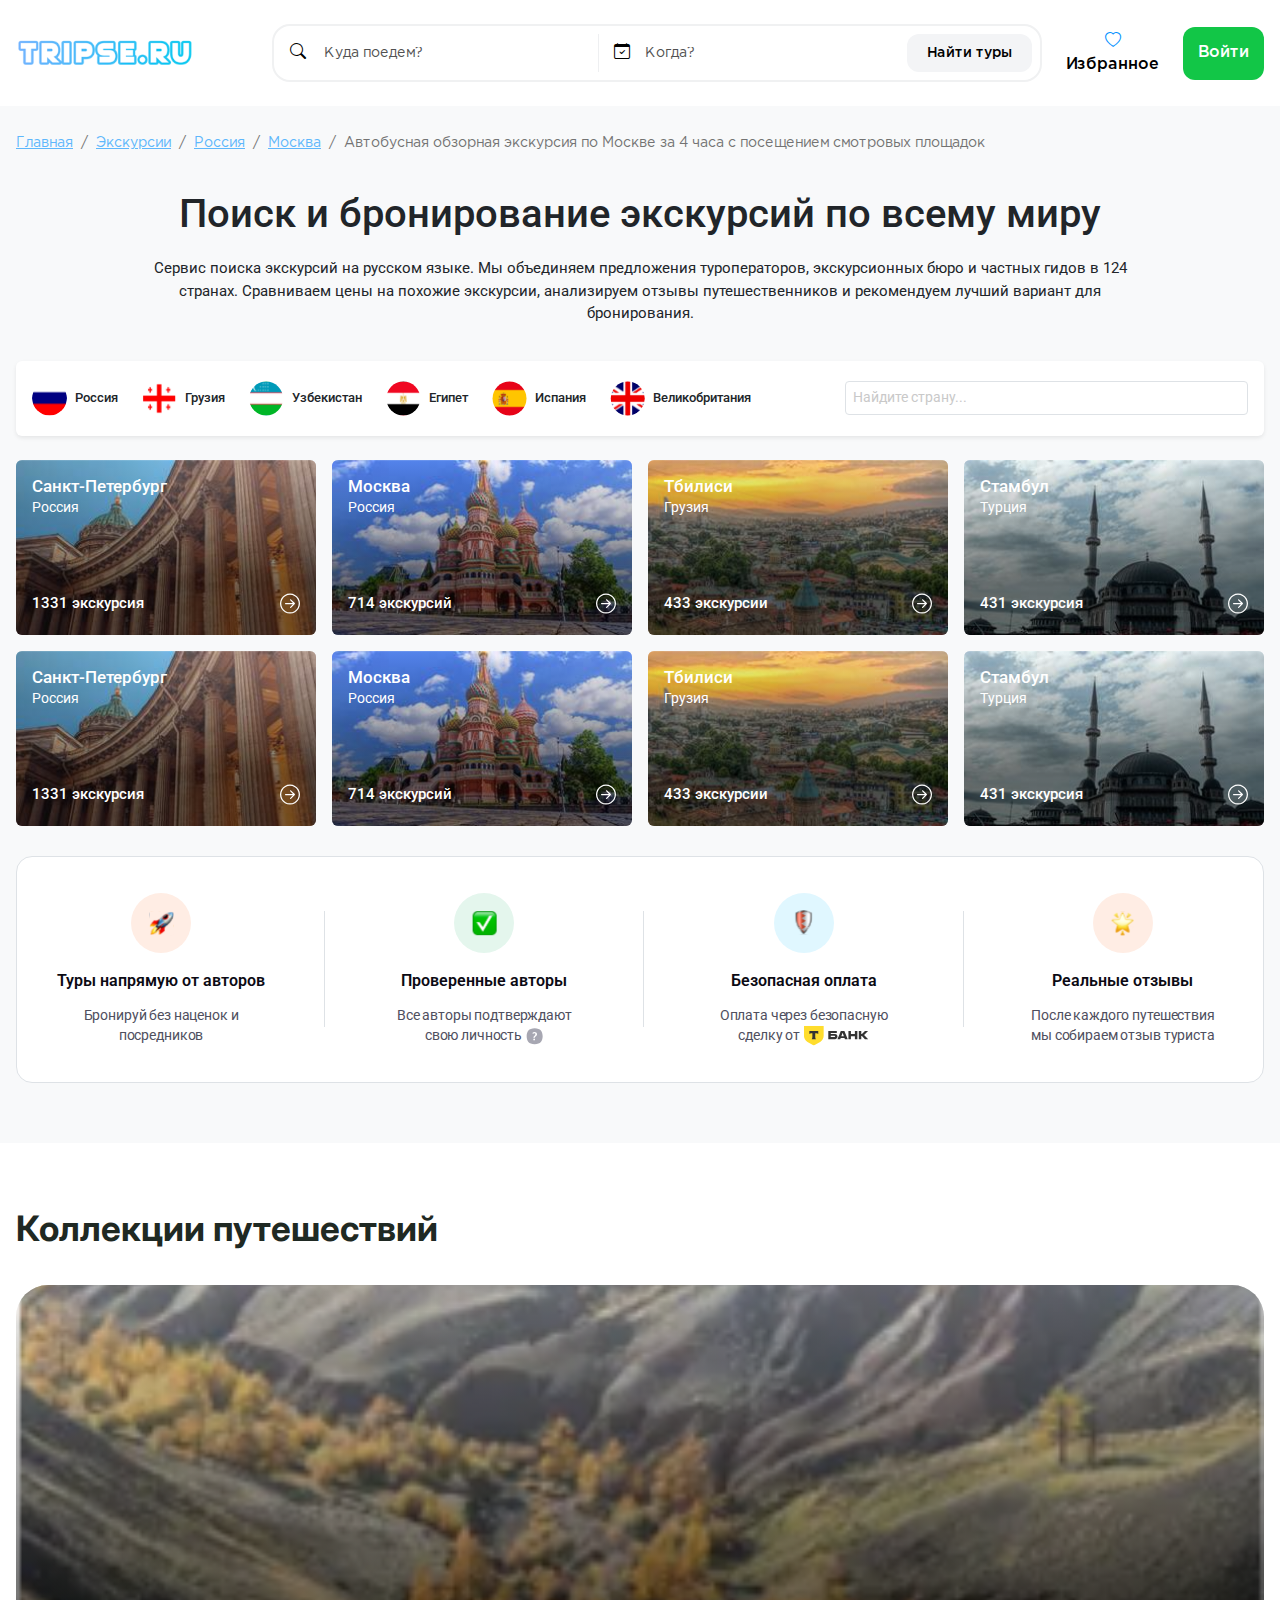
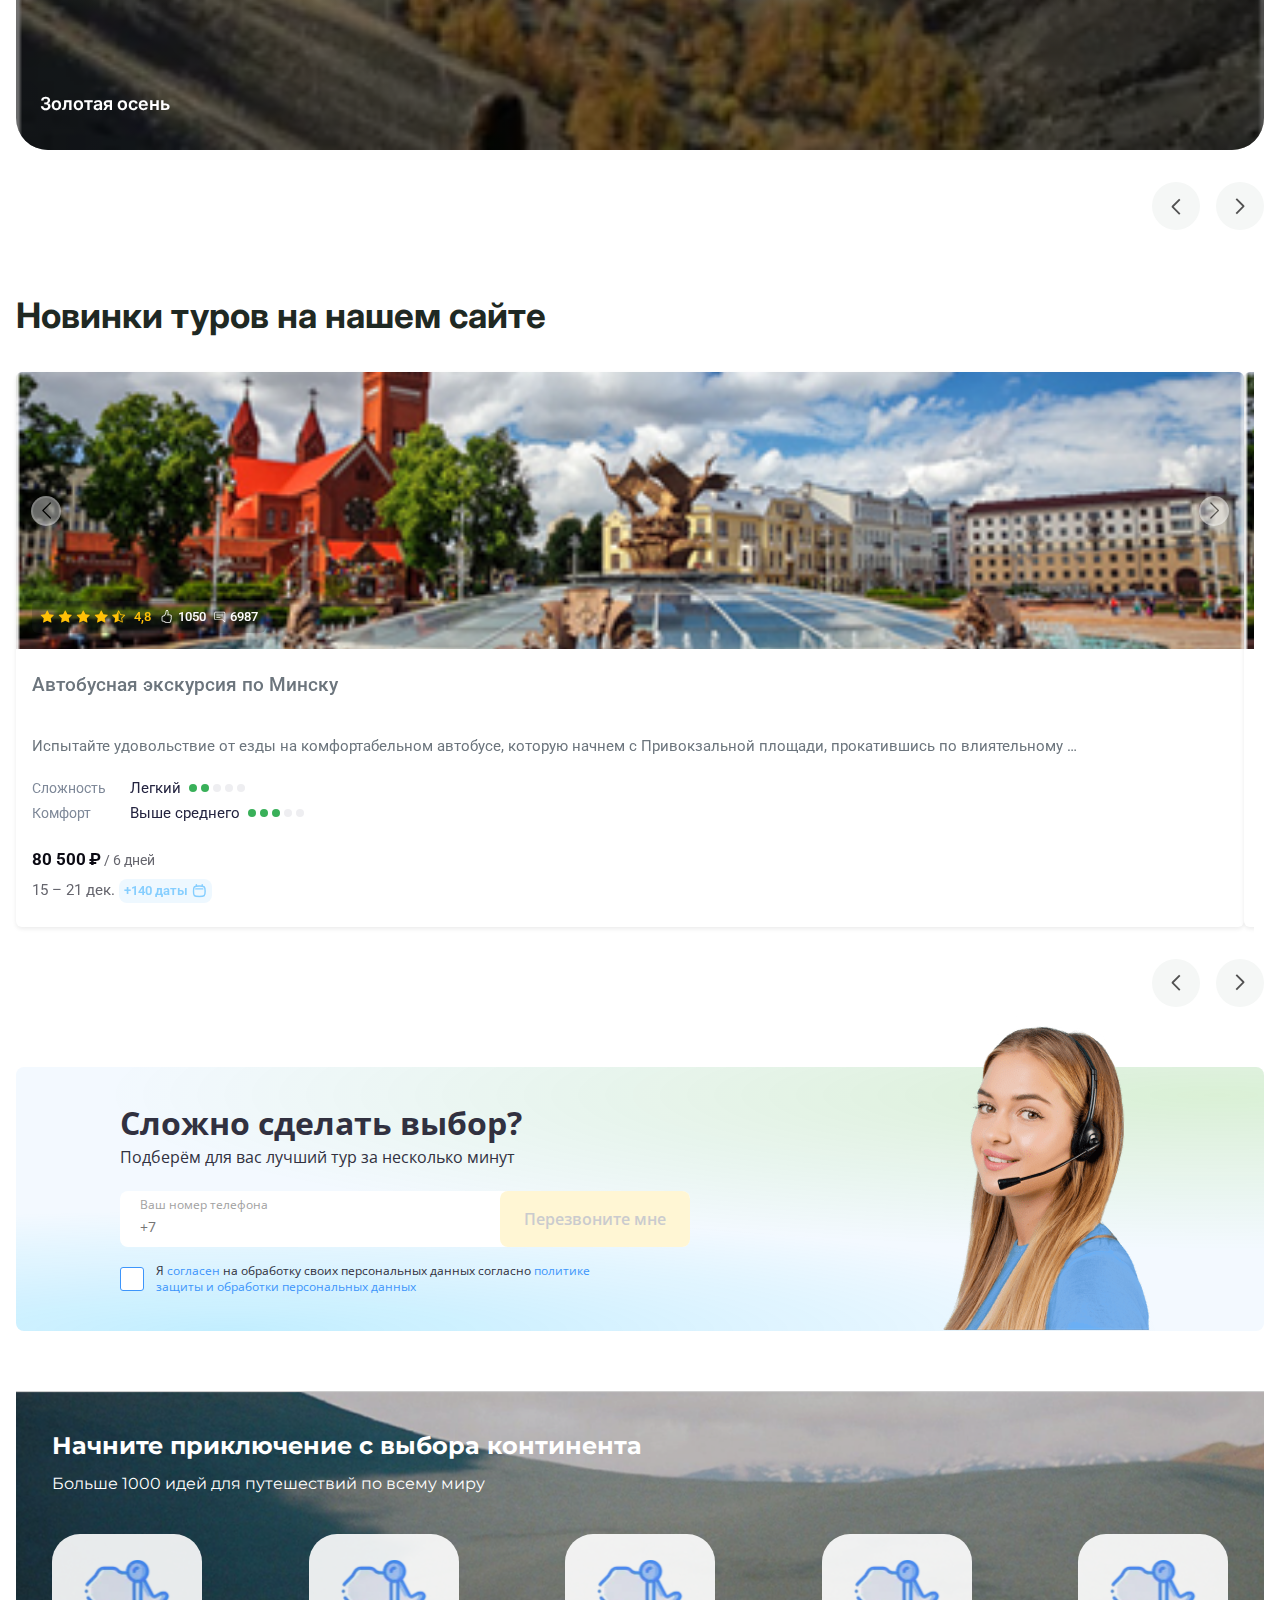
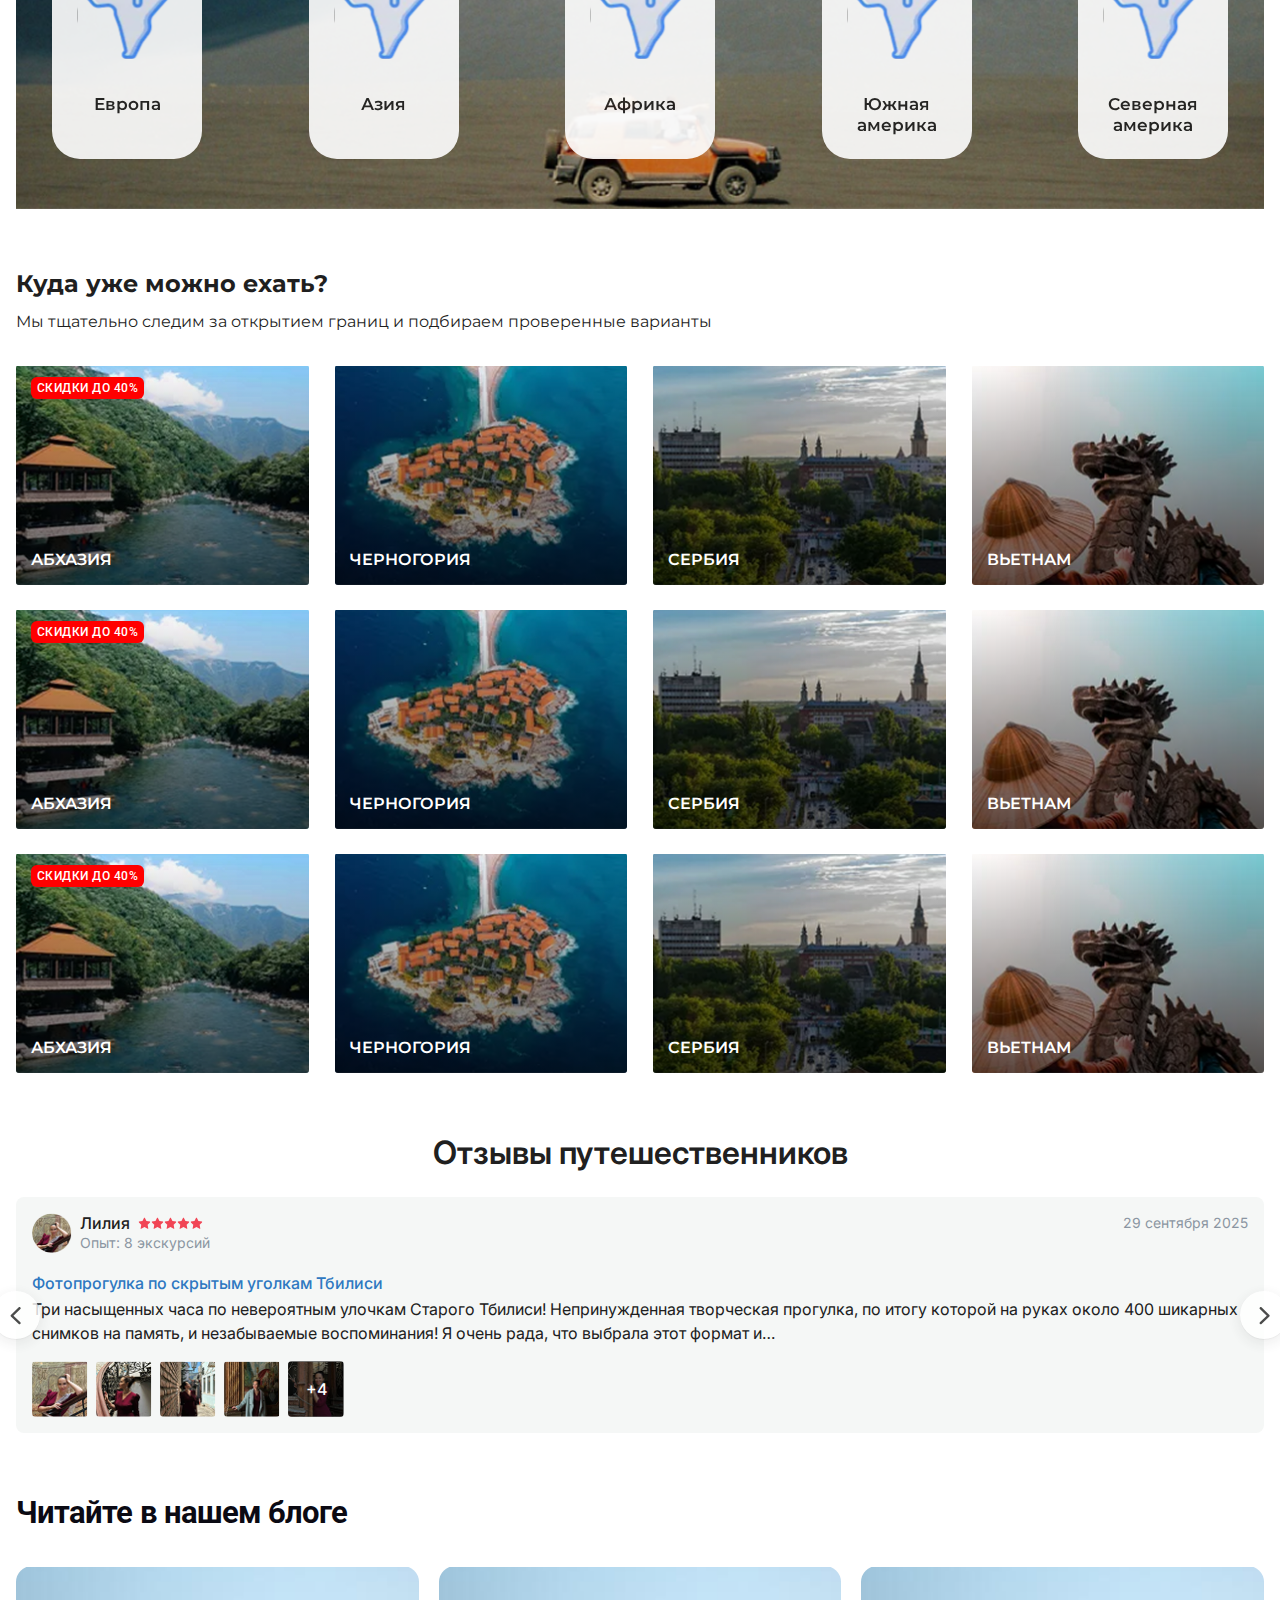
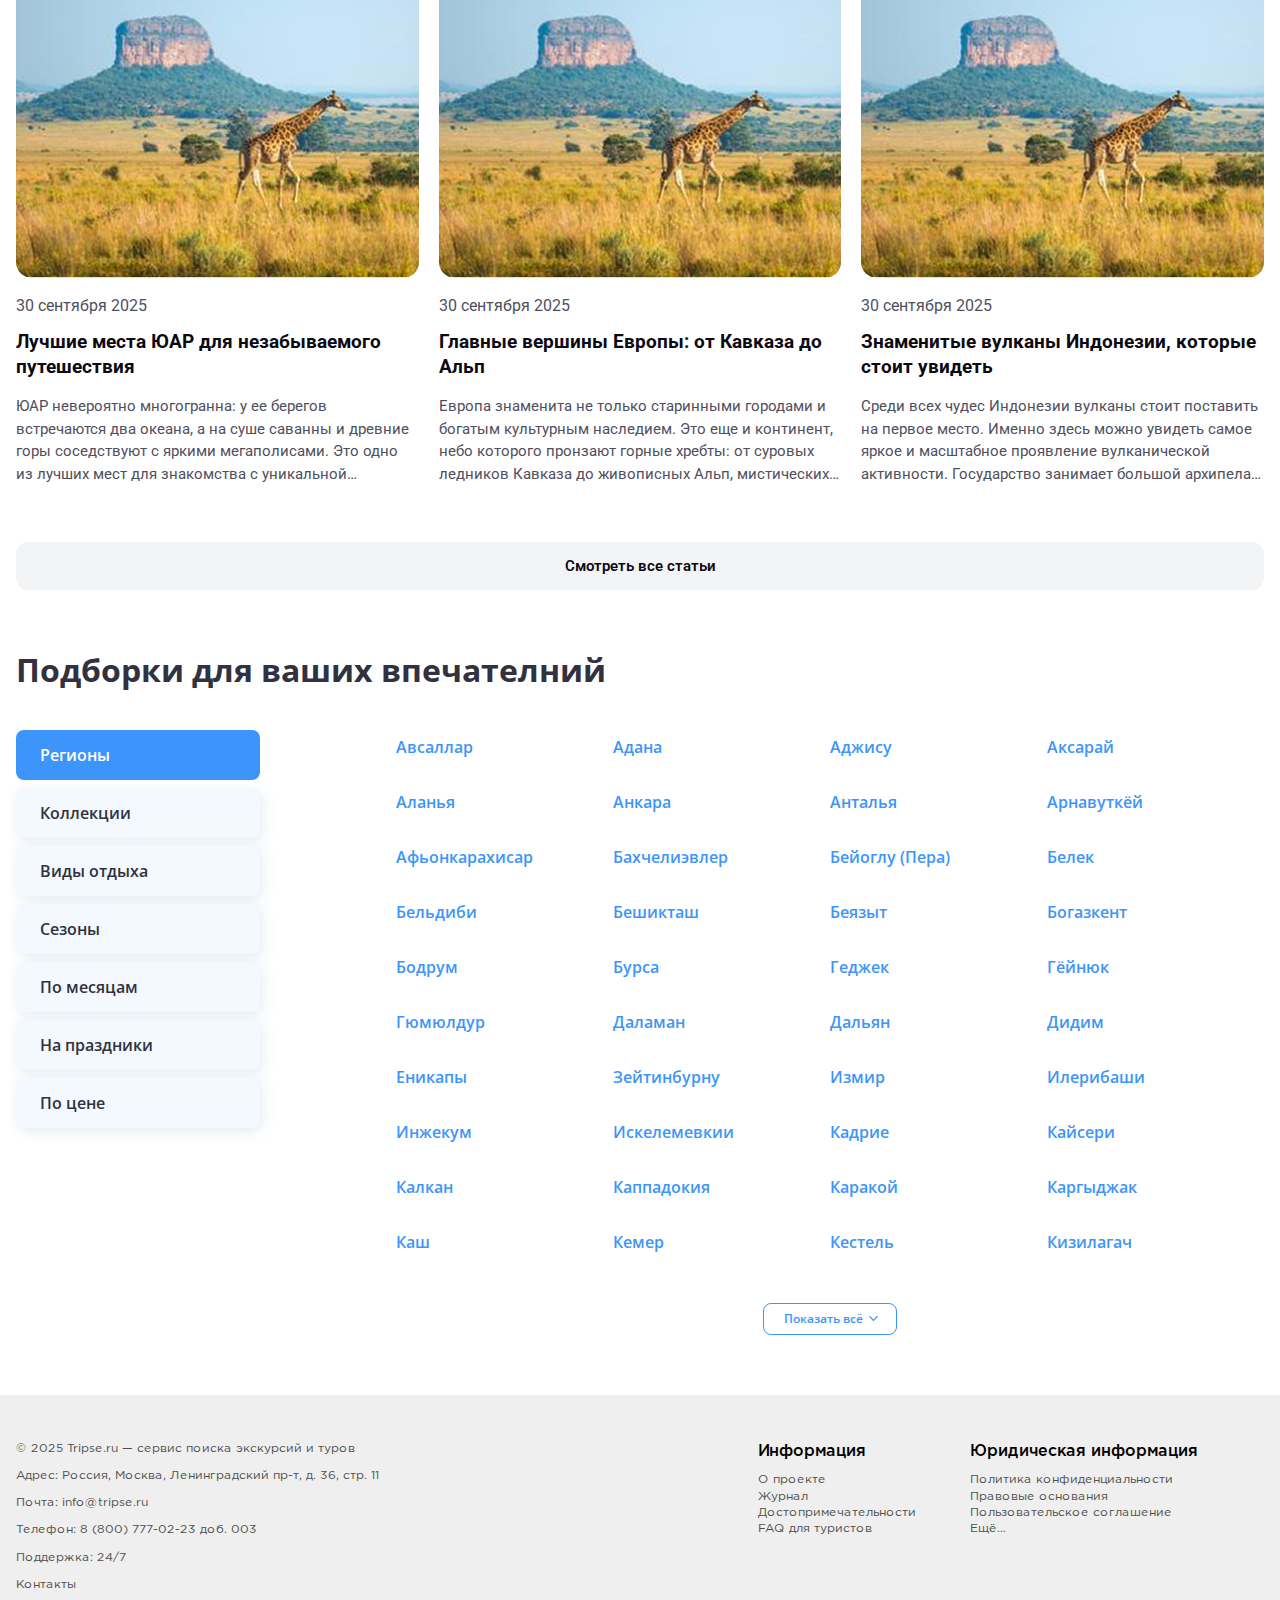
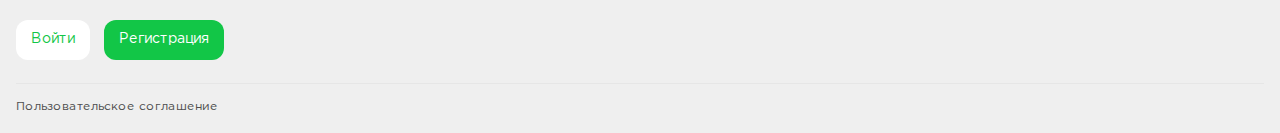
<file: tour.html>
<!DOCTYPE html>
<html lang="en">
<head>
    <meta charset="UTF-8">
    <meta name="viewport" content="width=device-width, initial-scale=1.0">
    <title>Document</title>

    <link rel="stylesheet" href="./assets/fonts/GothamPro/stylesheets.css">
    <!-- Bootstrap CSS -->
    <link href="https://cdn.jsdelivr.net/npm/bootstrap@5.3.3/dist/css/bootstrap.min.css" rel="stylesheet">
    <link rel="stylesheet" href="https://cdn.jsdelivr.net/npm/bootstrap-icons@1.11.3/font/bootstrap-icons.css">
    <!-- Link Swiper's CSS -->
    <link rel="stylesheet" href="https://cdn.jsdelivr.net/npm/swiper@11/swiper-bundle.min.css" />
    <!-- Syle CSS -->
    <link rel="stylesheet" href="./assets/scss/style.css">
</head>
<body>
    
    <div class="wrapper">
        
        <!-- Header -->
        <header class="header bg-white">
            <div class="container header-container d-flex align-items-center justify-content-between gap-4">
                <div class="d-flex align-items-center gap-1 flex-shrink-0">
                    <button class="bars d-flex d-lg-none align-items-center justify-content-center" data-bs-toggle="offcanvas" href="#menuModal" role="button" aria-controls="menuModal">
                        <img src="./assets/images/bars.svg" alt="">
                    </button>
                    <a href="/" class="header-logo">
                        <img src="./assets/images/logo.svg" alt="">
                    </a>
                </div>
                <div class="d-flex align-items-center justify-content-end gap-4 header-right">
                    <div class="header-form d-none d-lg-flex align-items-center py-2 pe-2 ps-3">
                        <div class="inp-search position-relative">
                            <i class="bi bi-search position-absolute"></i>
                            <input type="text" placeholder="Куда поедем?">
                        </div>
                        <div class="inp-calendar position-relative">
                            <i class="bi bi-calendar-check position-absolute"></i>
                            <input type="text" placeholder="Когда?">
                        </div>
                        <button class="btn-gray">Найти туры</button>
                    </div>
                    <a href="#" class="d-none d-lg-flex flex-column align-items-center gap-1 favorite-link">
                        <i class="bi bi-heart"></i>
                        <span>Избранное</span>
                    </a>
                    <button class="d-flex d-lg-none align-items-center justify-content-end" data-bs-toggle="offcanvas" href="#searchModal" role="button" aria-controls="searchModal">
                        <img src="./assets/images/search-icon.svg" alt="">
                    </button>
                    <button class="logout-btn d-flex d-lg-none align-items-center justify-content-center" data-bs-toggle="offcanvas" href="#loginModal" role="button" aria-controls="loginModal">
                        <img src="./assets/images/log-out-icon.svg" alt="">
                    </button>
                    <a href="#" class="btn-green d-flex align-items-center justify-content-center">
                        <img src="./assets/images/phone-icon.svg" alt="" class="d-lg-none">
                        <span class="d-none d-lg-inline">Войти</span>
                    </a>
                </div>
            </div>
        </header>
        <!-- Header end -->
    
        <!-- Menu -->
        <section class="offcanvas offcanvas-bottom border-0 menu" tabindex="-1" id="menuModal" aria-labelledby="menuModalLabel">
            <div class="offcanvas-header d-flex align-items-center">
                <button class="d-flex align-items-center justify-content-center flex-shrink-0 " type="button" data-bs-dismiss="offcanvas" aria-label="Close">
                    <svg width="14" height="14" viewBox="0 0 14 14" fill="none" xmlns="http://www.w3.org/2000/svg">
                        <path d="M13 13L1 1M13 1L1 13" stroke="#1A1B1E" stroke-width="2" stroke-linecap="round" stroke-linejoin="round" />
                    </svg>
                </button>
                <img src="./assets/images/menu-logo.svg" alt="">
            </div>
            <div class="offcanvas-body">
                <ul class="menu-navs d-flex flex-column">
                    <li>
                        <a href="#" class="d-flex align-items-center fw-medium">
                            <img src="./assets/images/menu-nav-icon-1.svg" alt="" class="flex-shrink-0">
                            <span>Туры</span>
                        </a>
                    </li>
                    <li>
                        <a href="#" class="d-flex align-items-center fw-medium">
                            <img src="./assets/images/menu-nav-icon-2.svg" alt="" class="flex-shrink-0">
                            <span>Избранное</span>
                        </a>
                    </li>
                    <li>
                        <a href="#" class="d-flex align-items-center fw-medium">
                            <img src="./assets/images/menu-nav-icon-3.svg" alt="" class="flex-shrink-0">
                            <span>Направления</span>
                        </a>
                    </li>
                    <li>
                        <a href="#" class="d-flex align-items-center fw-medium">
                            <img src="./assets/images/menu-nav-icon-4.svg" alt="" class="flex-shrink-0">
                            <span>Виды отдыха</span>
                        </a>
                    </li>
                </ul>
                <div class="line"></div>
                <p>Войдите в систему и получите полный доступ к функциям TRIPSEE</p>
                <a href="#" class="btn-gray d-flex align-items-center justify-content-center p-0">Войти</a>
            </div>
        </section>
        <!-- Menu end -->

        <!-- Login -->
        <section class="offcanvas offcanvas-bottom border-0 login" tabindex="-1" id="loginModal" aria-labelledby="loginModalLabel">
            <div class="offcanvas-header d-flex align-items-center justify-content-between">
                <h2 class="fw-medium">Войдите или зарегистрируйтесь</h3>
                <button class="d-flex align-items-center justify-content-center flex-shrink-0 modal-close" type="button" data-bs-dismiss="offcanvas" aria-label="Close">
                    <svg width="14" height="14" viewBox="0 0 14 14" fill="none" xmlns="http://www.w3.org/2000/svg">
                        <path d="M13 13L1 1M13 1L1 13" stroke="#1A1B1E" stroke-width="2" stroke-linecap="round" stroke-linejoin="round" />
                    </svg>
                </button>
            </div>
            <div class="offcanvas-body">
                <ul>
                    <li class="d-flex align-items-center justify-content-center position-relative">
                        <input type="radio" name="userType" checked id="" class="position-absolute start-0 top-0 w-100 h-100">
                        <span>Я турист</span>
                    </li>
                    <li class="d-flex align-items-center justify-content-center position-relative">
                        <input type="radio" name="userType" id="" class="position-absolute start-0 top-0 w-100 h-100">
                        <span>Я автор тура</span>
                    </li>
                </ul>
                <div class="form-tel">
                    <button>
                        <img src="./assets/images/flag-ru.svg" alt="">
                        <svg width="10" height="6" viewBox="0 0 10 6" fill="none" xmlns="http://www.w3.org/2000/svg">
                            <path d="M9 1L5 5L1 1" stroke="black" stroke-width="2" stroke-linecap="round" stroke-linejoin="round" />
                        </svg>
                    </button>
                    <label for="">Ваш телефон</label>
                    <input type="tel" placeholder="+7">
                </div>
                <button class="btn-green d-flex align-items-center justify-content-center text-center w-100">Продолжить</button>
                <div class="form-checkbox d-flex align-items-start">
                    <div class="icon flex-shrink-0">
                        <input type="checkbox" name="" id="">
                        <i class="bi bi-check"></i>
                    </div>
                    <p>Я соглашаюсь с условиями <a href="#" class="d-inline">Пользовательского соглашения</a> и разрешаю обработку моих персональных данных в рамках <a href="#" class="d-inline">Политики конфиденциальности</a></p>
                </div>
                <a href="#" class="btn-gray__outline d-flex align-items-center justify-content-center w-100 fw-medium">
                    <img src="./assets/images/mail-icon.svg" width="20" alt="" class="flex-shrink-0">
                    <span>Вход по почте</span>
                </a>
                <div class="description text-center">На сайте работает защита reCAPTCHA. Действуют Политика конфиденциальности и Правила использования Google</div>
            </div>
        </section>
        <!-- Login end -->

        <!-- Search -->
        <section class="offcanvas offcanvas-bottom border-0 search-modal" tabindex="-1" id="searchModal" aria-labelledby="searchModalLabel">
            <div class="offcanvas-header d-flex align-items-center justify-content-between">
                <h2 class="fw-medium">Поиск туров</h3>
                <button class="d-flex align-items-center justify-content-center flex-shrink-0 modal-close" type="button" data-bs-dismiss="offcanvas" aria-label="Close">
                    <svg width="14" height="14" viewBox="0 0 14 14" fill="none" xmlns="http://www.w3.org/2000/svg">
                        <path d="M13 13L1 1M13 1L1 13" stroke="#1A1B1E" stroke-width="2" stroke-linecap="round" stroke-linejoin="round" />
                    </svg>
                </button>
            </div>
            <div class="offcanvas-body">
                <ul class="search-modal__inputs">
                    <li class="position-relative">
                        <img src="./assets/images/location-icon.svg" alt="" class="flex-shrink-0 position-absolute">
                        <input type="text" placeholder="Куда едем?">
                    </li>
                    <li class="position-relative">
                        <img src="./assets/images/calendar-icon-2.svg" alt="" class="flex-shrink-0 position-absolute">
                        <input type="text" placeholder="Когда едем?">
                    </li>
                </ul>
                <h3 class="fw-medium">Фильтры</h3>
                <ul class="links">
                    <li class="d-flex">
                        <a href="#" class="d-flex align-items-center justify-content-between gap-3 w-100 links-item">
                            <span class="links-item__text">Продолжительность</span>
                            <span class="links-item__right d-flex align-items-center">
                                <span>Любая</span>
                                <svg width="6" height="10" viewBox="0 0 6 10" fill="none" xmlns="http://www.w3.org/2000/svg">
                                    <path d="M1 1L5 5L1 9" stroke="black" stroke-width="2" stroke-linecap="round" stroke-linejoin="round" />
                                </svg>
                            </span>
                        </a>
                    </li>
                    <li class="d-flex">
                        <a href="#" class="d-flex align-items-center justify-content-between gap-3 w-100 links-item">
                            <span class="links-item__text">Цена</span>
                            <span class="links-item__right d-flex align-items-center">
                                <span>Любая</span>
                                <svg width="6" height="10" viewBox="0 0 6 10" fill="none" xmlns="http://www.w3.org/2000/svg">
                                    <path d="M1 1L5 5L1 9" stroke="black" stroke-width="2" stroke-linecap="round" stroke-linejoin="round" />
                                </svg>
                            </span>
                        </a>
                    </li>
                    <li class="d-flex">
                        <a href="#" class="d-flex align-items-center justify-content-between gap-3 w-100 links-item">
                            <span class="links-item__text">Проживание и комфорт</span>
                            <span class="links-item__right d-flex align-items-center">
                                <span>Любая</span>
                                <svg width="6" height="10" viewBox="0 0 6 10" fill="none" xmlns="http://www.w3.org/2000/svg">
                                    <path d="M1 1L5 5L1 9" stroke="black" stroke-width="2" stroke-linecap="round" stroke-linejoin="round" />
                                </svg>
                            </span>
                        </a>
                    </li>
                    <li class="d-flex">
                        <a href="#" class="d-flex align-items-center justify-content-between gap-3 w-100 links-item">
                            <span class="links-item__text">Можно с детьми</span>
                            <span class="links-item__right d-flex align-items-center">
                                <span>Да</span>
                                <svg width="6" height="10" viewBox="0 0 6 10" fill="none" xmlns="http://www.w3.org/2000/svg">
                                    <path d="M1 1L5 5L1 9" stroke="black" stroke-width="2" stroke-linecap="round" stroke-linejoin="round" />
                                </svg>
                            </span>
                        </a>
                    </li>
                    <li class="d-flex">
                        <a href="#" class="d-flex align-items-center justify-content-between gap-3 w-100 links-item">
                            <span class="links-item__text">Вид отдыха</span>
                            <span class="links-item__right d-flex align-items-center">
                                <span>Все</span>
                                <svg width="6" height="10" viewBox="0 0 6 10" fill="none" xmlns="http://www.w3.org/2000/svg">
                                    <path d="M1 1L5 5L1 9" stroke="black" stroke-width="2" stroke-linecap="round" stroke-linejoin="round" />
                                </svg>
                            </span>
                        </a>
                    </li>
                </ul>
                <div class="search-modal__foot d-flex align-items-center justify-content-between">
                    <a href="#" class="clear-btn">Сбросить все</a>
                    <a href="#" class="btn-green d-flex align-items-center justify-content-center">
                        <span>Применить</span>
                        <svg width="15" height="12" viewBox="0 0 15 12" fill="none" xmlns="http://www.w3.org/2000/svg">
                            <path d="M1.13672 6L5.37936 10.2426L13.8642 1.75732" stroke="white" stroke-width="2" stroke-linecap="round" stroke-linejoin="round" />
                        </svg>
                    </a>
                </div>
            </div>
        </section>
        <!-- Search end -->
        
        <main>

            <!-- Breadcrumb -->
            <section class="breadcrumb">
                <ul class="container d-flex align-items-center flex-wrap gap-2">
                    <li><a href="#">Главная</a></li>
                    <li><span class="active">/</span></li>
                    <li><a href="#">Экскурсии</a></li>
                    <li><span class="active">/</span></li>
                    <li><a href="#">Россия</a></li>
                    <li><span class="active">/</span></li>
                    <li><a href="#">Москва</a></li>
                    <li><span>/</span></li>
                    <li><span>Автобусная обзорная экскурсия по Москве за 4 часа с посещением смотровых площадок</span></li>
                </ul>
            </section>
            <!-- Breadcrumb end -->
            
            <!-- Tour home -->
            <section class="tour-home">
                <div class="container">
                    <h1 class="text-center fw-medium">Поиск и бронирование экскурсий по всему миру</h1>
                    <p class="tour-home__description text-center">Сервис поиска экскурсий на русском языке. Мы объединяем предложения туроператоров, экскурсионных бюро и частных гидов в 124 странах. Сравниваем цены на похожие экскурсии, анализируем отзывы путешественников и рекомендуем лучший вариант для бронирования.</p>
                    <div class="tour-home__content bg-white d-flex flex-column flex-lg-row align-items-start align-items-lg-center justify-content-between gap-3 mb-4">
                        <ul class="tour-home__countries d-flex flex-wrap gap-3 gap-lg-4">
                            <li>
                                <a href="#" class="d-flex align-items-center gap-2">
                                    <img src="./assets/images/flag-1.svg" alt="" class="rounded-circle flex-shrink-0 object-fit-cover">
                                    <span>Россия</span>
                                </a>
                            </li>
                            <li>
                                <a href="#" class="d-flex align-items-center gap-2">
                                    <img src="./assets/images/flag-2.svg" alt="" class="rounded-circle flex-shrink-0 object-fit-cover">
                                    <span>Грузия</span>
                                </a>
                            </li>
                            <li>
                                <a href="#" class="d-flex align-items-center gap-2">
                                    <img src="./assets/images/flag-3.svg" alt="" class="rounded-circle flex-shrink-0 object-fit-cover">
                                    <span>Узбекистан</span>
                                </a>
                            </li>
                            <li>
                                <a href="#" class="d-flex align-items-center gap-2">
                                    <img src="./assets/images/flag-4.svg" alt="" class="rounded-circle flex-shrink-0 object-fit-cover">
                                    <span>Египет</span>
                                </a>
                            </li>
                            <li>
                                <a href="#" class="d-flex align-items-center gap-2">
                                    <img src="./assets/images/flag-5.svg" alt="" class="rounded-circle flex-shrink-0 object-fit-cover">
                                    <span>Испания</span>
                                </a>
                            </li>
                            <li>
                                <a href="#" class="d-flex align-items-center gap-2">
                                    <img src="./assets/images/flag-6.svg" alt="" class="rounded-circle flex-shrink-0 object-fit-cover">
                                    <span>Великобритания</span>
                                </a>
                            </li>
                        </ul>
                        <input type="text" placeholder="Найдите страну..." class="tour-home__search flex-shrink-0">
                    </div>
                    <div class="tour-home__card-wrap row g-3">
                        <div class="col-12 col-sm-6 col-md-4 col-lg-3">
                            <a href="#" class="tour-home__card d-flex flex-column justify-content-between position-relative overflow-hidden">
                                <img src="./assets/images/tour-home-card-1.png" alt="" class="bg-img position-absolute start-0 top-0 w-100 object-fit-cover">
                                <span class="top-text d-flex flex-column">
                                    <b class="fw-medium">Санкт-Петербург</b>
                                    Россия
                                </span>
                                <span class="bottom-text d-flex align-items-center justify-content-between w-100">
                                    <span class="fw-medium">1331 экскурсия</span>
                                    <img src="./assets/images/link-icon.svg" alt="">
                                </span>
                            </a>
                        </div>
                        <div class="col-12 col-sm-6 col-md-4 col-lg-3">
                            <a href="#" class="tour-home__card d-flex flex-column justify-content-between position-relative overflow-hidden">
                                <img src="./assets/images/tour-home-card-2.png" alt="" class="bg-img position-absolute start-0 top-0 w-100 object-fit-cover">
                                <span class="top-text d-flex flex-column">
                                    <b class="fw-medium">Москва</b>
                                    Россия
                                </span>
                                <span class="bottom-text d-flex align-items-center justify-content-between w-100">
                                    <span class="fw-medium">714 экскурсий</span>
                                    <img src="./assets/images/link-icon.svg" alt="">
                                </span>
                            </a>
                        </div>
                        <div class="col-12 col-sm-6 col-md-4 col-lg-3">
                            <a href="#" class="tour-home__card d-flex flex-column justify-content-between position-relative overflow-hidden">
                                <img src="./assets/images/tour-home-card-3.png" alt="" class="bg-img position-absolute start-0 top-0 w-100 object-fit-cover">
                                <span class="top-text d-flex flex-column">
                                    <b class="fw-medium">Тбилиси</b>
                                    Грузия
                                </span>
                                <span class="bottom-text d-flex align-items-center justify-content-between w-100">
                                    <span class="fw-medium">433 экскурсии</span>
                                    <img src="./assets/images/link-icon.svg" alt="">
                                </span>
                            </a>
                        </div>
                        <div class="col-12 col-sm-6 col-md-4 col-lg-3">
                            <a href="#" class="tour-home__card d-flex flex-column justify-content-between position-relative overflow-hidden">
                                <img src="./assets/images/tour-home-card-4.png" alt="" class="bg-img position-absolute start-0 top-0 w-100 object-fit-cover">
                                <span class="top-text d-flex flex-column">
                                    <b class="fw-medium">Стамбул</b>
                                    Турция
                                </span>
                                <span class="bottom-text d-flex align-items-center justify-content-between w-100">
                                    <span class="fw-medium">431 экскурсия</span>
                                    <img src="./assets/images/link-icon.svg" alt="">
                                </span>
                            </a>
                        </div>
                        <div class="col-12 col-sm-6 col-md-4 col-lg-3">
                            <a href="#" class="tour-home__card d-flex flex-column justify-content-between position-relative overflow-hidden">
                                <img src="./assets/images/tour-home-card-1.png" alt="" class="bg-img position-absolute start-0 top-0 w-100 object-fit-cover">
                                <span class="top-text d-flex flex-column">
                                    <b class="fw-medium">Санкт-Петербург</b>
                                    Россия
                                </span>
                                <span class="bottom-text d-flex align-items-center justify-content-between w-100">
                                    <span class="fw-medium">1331 экскурсия</span>
                                    <img src="./assets/images/link-icon.svg" alt="">
                                </span>
                            </a>
                        </div>
                        <div class="col-12 col-sm-6 col-md-4 col-lg-3">
                            <a href="#" class="tour-home__card d-flex flex-column justify-content-between position-relative overflow-hidden">
                                <img src="./assets/images/tour-home-card-2.png" alt="" class="bg-img position-absolute start-0 top-0 w-100 object-fit-cover">
                                <span class="top-text d-flex flex-column">
                                    <b class="fw-medium">Москва</b>
                                    Россия
                                </span>
                                <span class="bottom-text d-flex align-items-center justify-content-between w-100">
                                    <span class="fw-medium">714 экскурсий</span>
                                    <img src="./assets/images/link-icon.svg" alt="">
                                </span>
                            </a>
                        </div>
                        <div class="col-12 col-sm-6 col-md-4 col-lg-3">
                            <a href="#" class="tour-home__card d-flex flex-column justify-content-between position-relative overflow-hidden">
                                <img src="./assets/images/tour-home-card-3.png" alt="" class="bg-img position-absolute start-0 top-0 w-100 object-fit-cover">
                                <span class="top-text d-flex flex-column">
                                    <b class="fw-medium">Тбилиси</b>
                                    Грузия
                                </span>
                                <span class="bottom-text d-flex align-items-center justify-content-between w-100">
                                    <span class="fw-medium">433 экскурсии</span>
                                    <img src="./assets/images/link-icon.svg" alt="">
                                </span>
                            </a>
                        </div>
                        <div class="col-12 col-sm-6 col-md-4 col-lg-3">
                            <a href="#" class="tour-home__card d-flex flex-column justify-content-between position-relative overflow-hidden">
                                <img src="./assets/images/tour-home-card-4.png" alt="" class="bg-img position-absolute start-0 top-0 w-100 object-fit-cover">
                                <span class="top-text d-flex flex-column">
                                    <b class="fw-medium">Стамбул</b>
                                    Турция
                                </span>
                                <span class="bottom-text d-flex align-items-center justify-content-between w-100">
                                    <span class="fw-medium">431 экскурсия</span>
                                    <img src="./assets/images/link-icon.svg" alt="">
                                </span>
                            </a>
                        </div>
                    </div>
                    <div class="tour-home__foot d-flex align-items-center justify-content-between bg-white">
                        <div class="tour-home__foot-card d-flex flex-column align-items-center text-center">
                            <div class="main-img d-flex align-items-center justify-content-center rounded-circle bg-orange">
                                <img src="./assets/images/tour-home-foot-icon-1.svg" alt="">
                            </div>
                            <h3 class="fw-semibold">Туры напрямую от авторов</h3>
                            <p>Бронируй без наценок и посредников</p>
                        </div>
                        <div class="line flex-shrink-0"></div>
                        <div class="tour-home__foot-card d-flex flex-column align-items-center text-center">
                            <div class="main-img d-flex align-items-center justify-content-center rounded-circle bg-green">
                                <img src="./assets/images/tour-home-foot-icon-2.svg" alt="">
                            </div>
                            <h3 class="fw-semibold">Проверенные авторы</h3>
                            <p>Все авторы подтверждают свою личность <img src="./assets/images/tour-home__foot-icon-1.svg" alt="" class="d-inline"></p>
                        </div>
                        <div class="line flex-shrink-0"></div>
                        <div class="tour-home__foot-card d-flex flex-column align-items-center text-center">
                            <div class="main-img d-flex align-items-center justify-content-center rounded-circle bg-blue">
                                <img src="./assets/images/tour-home-foot-icon-3.svg" alt="">
                            </div>
                            <h3 class="fw-semibold">Безопасная оплата</h3>
                            <p>Оплата через безопасную сделку от <img src="./assets/images/tour-home__foot-icon-2.svg" alt="" class="d-inline"></p>
                        </div>
                        <div class="line flex-shrink-0"></div>
                        <div class="tour-home__foot-card d-flex flex-column align-items-center text-center">
                            <div class="main-img d-flex align-items-center justify-content-center rounded-circle bg-orange">
                                <img src="./assets/images/tour-home-foot-icon-4.svg" alt="">
                            </div>
                            <h3 class="fw-semibold">Реальные отзывы</h3>
                            <p>После каждого путешествия мы собираем отзыв туриста</p>
                        </div>
                    </div>
                </div>
            </section>
            <!-- Tour home end -->

            <!-- Collection -->
            <section class="collection bg-white">
                <div class="container d-flex flex-column">
                    <h2 class="sec-title">Коллекции путешествий</h2>
                    <div class="swiper w-100">
                        <div class="swiper-wrapper">
                            <div class="swiper-slide collection-card d-flex align-items-end position-relative overflow-hidden">
                                <img src="./assets/images/collection-card-1.png" alt="" class="main-img position-absolute start-0 top-0 w-100 h-100 object-fit-cover">
                                <h3 class="fw-semibold">Золотая осень</h3>
                            </div>
                            <div class="swiper-slide collection-card d-flex align-items-end position-relative overflow-hidden">
                                <img src="./assets/images/collection-card-2.png" alt="" class="main-img position-absolute start-0 top-0 w-100 h-100 object-fit-cover">
                                <h3 class="fw-semibold">Туры на Новый год и Рождество</h3>
                            </div>
                            <div class="swiper-slide collection-card d-flex align-items-end position-relative overflow-hidden">
                                <img src="./assets/images/collection-card-3.png" alt="" class="main-img position-absolute start-0 top-0 w-100 h-100 object-fit-cover">
                                <h3 class="fw-semibold">Наши лучшие туры</h3>
                            </div>
                            <div class="swiper-slide collection-card d-flex align-items-end position-relative overflow-hidden">
                                <img src="./assets/images/collection-card-4.png" alt="" class="main-img position-absolute start-0 top-0 w-100 h-100 object-fit-cover">
                                <h3 class="fw-semibold">DiscoverySpecial: туры по всему миру</h3>
                            </div>
                            <div class="swiper-slide collection-card d-flex align-items-end position-relative overflow-hidden">
                                <img src="./assets/images/collection-card-1.png" alt="" class="main-img position-absolute start-0 top-0 w-100 h-100 object-fit-cover">
                                <h3 class="fw-semibold">Золотая осень</h3>
                            </div>
                            <div class="swiper-slide collection-card d-flex align-items-end position-relative overflow-hidden">
                                <img src="./assets/images/collection-card-2.png" alt="" class="main-img position-absolute start-0 top-0 w-100 h-100 object-fit-cover">
                                <h3 class="fw-semibold">Туры на Новый год и Рождество</h3>
                            </div>
                        </div>
                    </div>
                    <div class="d-none d-lg-flex align-items-center justify-content-between w-100">
                        <div class="swip-pagination"></div>
                        <div class="swip-btn__wrap d-flex align-items-center gap-3">
                            <button class="swip-btn swip-btn__prev">
                                <img src="./assets/images/swiper-prev.svg" alt="">
                            </button>
                            <button class="swip-btn swip-btn__next">
                                <img src="./assets/images/swiper-next.svg" alt="">
                            </button>
                        </div>
                    </div>
                </div>
            </section>
            <!-- Collection end -->

            <!-- New tour -->
            <section class="new-tour bg-white">
                <div class="container d-flex flex-column">
                    <h2 class="sec-title">Новинки туров на нашем сайте</h2>
                    <div class="swiper new-tour__swp w-100">
                        <div class="swiper-wrapper">
                            <div class="swiper-slide new-tour__card overflow-hidden position-relative">
                                <div class="new-tour__card-head position-relative">
                                    <div class="swiper">
                                        <button class="swip-btn swip-btn__prev">
                                            <svg width="9" height="17" viewBox="0 0 9 17" fill="none" xmlns="http://www.w3.org/2000/svg">
                                                <path d="M8.81971 0.622704C8.87792 0.680761 8.9241 0.749731 8.95561 0.825662C8.98711 0.901594 9.00333 0.982995 9.00333 1.0652C9.00333 1.14741 8.98711 1.22881 8.95561 1.30475C8.9241 1.38068 8.87792 1.44965 8.81971 1.5077L1.76097 8.5652L8.81971 15.6227C8.93707 15.7401 9.003 15.8992 9.003 16.0652C9.003 16.2312 8.93707 16.3903 8.81971 16.5077C8.70236 16.6251 8.54318 16.691 8.37721 16.691C8.21125 16.691 8.05207 16.6251 7.93471 16.5077L0.434715 9.0077C0.376511 8.94965 0.330333 8.88068 0.298825 8.80475C0.267317 8.72881 0.251099 8.64741 0.251099 8.5652C0.251099 8.483 0.267317 8.40159 0.298825 8.32566C0.330333 8.24973 0.376511 8.18076 0.434715 8.1227L7.93471 0.622704C7.99277 0.5645 8.06174 0.518322 8.13767 0.486814C8.2136 0.455305 8.29501 0.439087 8.37721 0.439087C8.45942 0.439087 8.54082 0.455305 8.61676 0.486814C8.69269 0.518322 8.76166 0.5645 8.81971 0.622704Z" fill="black" />
                                            </svg>
                                        </button>
                                        <button class="swip-btn swip-btn__next">
                                            <svg width="9" height="17" viewBox="0 0 9 17" fill="none" xmlns="http://www.w3.org/2000/svg">
                                                <path d="M0.434715 0.622704C0.492773 0.5645 0.561742 0.518322 0.637673 0.486814C0.713605 0.455305 0.795006 0.439087 0.877216 0.439087C0.959425 0.439087 1.04083 0.455305 1.11676 0.486814C1.19269 0.518322 1.26166 0.5645 1.31972 0.622704L8.81971 8.1227C8.87792 8.18076 8.9241 8.24973 8.95561 8.32566C8.98711 8.40159 9.00333 8.483 9.00333 8.5652C9.00333 8.64741 8.98711 8.72881 8.95561 8.80475C8.9241 8.88068 8.87792 8.94965 8.81971 9.0077L1.31972 16.5077C1.20236 16.6251 1.04319 16.691 0.877216 16.691C0.711246 16.691 0.552074 16.6251 0.434715 16.5077C0.317357 16.3903 0.251426 16.2312 0.251426 16.0652C0.251426 15.8992 0.317357 15.7401 0.434715 15.6227L7.49347 8.5652L0.434715 1.5077C0.376511 1.44965 0.330333 1.38068 0.298825 1.30475C0.267317 1.22881 0.251099 1.14741 0.251099 1.0652C0.251099 0.982995 0.267317 0.901594 0.298825 0.825662C0.330333 0.749731 0.376511 0.680761 0.434715 0.622704Z" fill="black" />
                                            </svg>
                                        </button>
                                        <div class="swiper-wrapper">
                                            <div class="swiper-slide">
                                                <img src="./assets/images/new-tour-card-1.png" alt="">
                                            </div>
                                            <div class="swiper-slide">
                                                <img src="./assets/images/new-tour-card-2.png" alt="">
                                            </div>
                                            <div class="swiper-slide">
                                                <img src="./assets/images/new-tour-card-3.png" alt="">
                                            </div>
                                        </div>
                                    </div>
                                    <div class="text position-absolute d-flex align-items-center gap-2">
                                        <div class="rating d-flex align-items-center gap-2">
                                            <div class="star d-flex align-items-center gap-1">
                                                <img src="./assets/images/yellow-star.svg" alt="">
                                                <img src="./assets/images/yellow-star.svg" alt="">
                                                <img src="./assets/images/yellow-star.svg" alt="">
                                                <img src="./assets/images/yellow-star.svg" alt="">
                                                <img src="./assets/images/half-yellow-star.svg" alt="">
                                            </div>
                                            <span class="fw-medium">4,8</span>
                                        </div>
                                        <div class="text-item d-flex align-items-center gap-1 fw-medium">
                                            <img src="./assets/images/hand.svg" alt="">
                                            <span>1050</span>
                                        </div>
                                        <div class="text-item d-flex align-items-center gap-1 fw-medium">
                                            <img src="./assets/images/msg-icon.svg" alt="">
                                            <span>6987</span>
                                        </div>
                                    </div>
                                </div>
                                <div class="new-tour__card-body py-4 px-3">
                                    <h3 class="fw-medium">Автобусная экскурсия по Минску</h3>
                                    <div class="description">Испытайте удовольствие от езды на комфортабельном автобусе, которую начнем с Привокзальной площади, прокатившись по влиятельному …</div>
                                    <ul class="d-flex flex-column gap-1 mb-4">
                                        <li class="d-flex align-items-center gap-2">
                                            <span>Сложность</span>
                                            <div class="d-flex align-items-center gap-2">
                                                <p>Легкий</p>
                                                <div class="d-flex align-items-center gap-1">
                                                    <div class="dot active"></div>
                                                    <div class="dot active"></div>
                                                    <div class="dot"></div>
                                                    <div class="dot"></div>
                                                    <div class="dot"></div>
                                                </div>
                                            </div>
                                        </li>
                                        <li class="d-flex align-items-center gap-2">
                                            <span>Комфорт</span>
                                            <div class="d-flex align-items-center gap-2">
                                                <p>Выше среднего</p>
                                                <div class="d-flex align-items-center gap-1">
                                                    <div class="dot active"></div>
                                                    <div class="dot active"></div>
                                                    <div class="dot active"></div>
                                                    <div class="dot"></div>
                                                    <div class="dot"></div>
                                                </div>
                                            </div>
                                        </li>
                                    </ul>
                                    <div class="price mb-2">
                                        <b>80 500 ₽</b> / 6 дней
                                    </div>
                                    <div class="date d-flex align-items-center gap-1">
                                        15 – 21 дек.
                                        <p class="d-flex align-items-center gap-1 fw-semibold">
                                            <span>+140 даты</span>
                                            <img src="./assets/images/calendar-blue.svg" alt="">
                                        </p>
                                    </div>
                                </div>
                            </div>
                            <div class="swiper-slide new-tour__card overflow-hidden position-relative">
                                <div class="new-tour__card-head position-relative">
                                    <div class="swiper">
                                        <button class="swip-btn swip-btn__prev">
                                            <svg width="9" height="17" viewBox="0 0 9 17" fill="none" xmlns="http://www.w3.org/2000/svg">
                                                <path d="M8.81971 0.622704C8.87792 0.680761 8.9241 0.749731 8.95561 0.825662C8.98711 0.901594 9.00333 0.982995 9.00333 1.0652C9.00333 1.14741 8.98711 1.22881 8.95561 1.30475C8.9241 1.38068 8.87792 1.44965 8.81971 1.5077L1.76097 8.5652L8.81971 15.6227C8.93707 15.7401 9.003 15.8992 9.003 16.0652C9.003 16.2312 8.93707 16.3903 8.81971 16.5077C8.70236 16.6251 8.54318 16.691 8.37721 16.691C8.21125 16.691 8.05207 16.6251 7.93471 16.5077L0.434715 9.0077C0.376511 8.94965 0.330333 8.88068 0.298825 8.80475C0.267317 8.72881 0.251099 8.64741 0.251099 8.5652C0.251099 8.483 0.267317 8.40159 0.298825 8.32566C0.330333 8.24973 0.376511 8.18076 0.434715 8.1227L7.93471 0.622704C7.99277 0.5645 8.06174 0.518322 8.13767 0.486814C8.2136 0.455305 8.29501 0.439087 8.37721 0.439087C8.45942 0.439087 8.54082 0.455305 8.61676 0.486814C8.69269 0.518322 8.76166 0.5645 8.81971 0.622704Z" fill="black" />
                                            </svg>
                                        </button>
                                        <button class="swip-btn swip-btn__next">
                                            <svg width="9" height="17" viewBox="0 0 9 17" fill="none" xmlns="http://www.w3.org/2000/svg">
                                                <path d="M0.434715 0.622704C0.492773 0.5645 0.561742 0.518322 0.637673 0.486814C0.713605 0.455305 0.795006 0.439087 0.877216 0.439087C0.959425 0.439087 1.04083 0.455305 1.11676 0.486814C1.19269 0.518322 1.26166 0.5645 1.31972 0.622704L8.81971 8.1227C8.87792 8.18076 8.9241 8.24973 8.95561 8.32566C8.98711 8.40159 9.00333 8.483 9.00333 8.5652C9.00333 8.64741 8.98711 8.72881 8.95561 8.80475C8.9241 8.88068 8.87792 8.94965 8.81971 9.0077L1.31972 16.5077C1.20236 16.6251 1.04319 16.691 0.877216 16.691C0.711246 16.691 0.552074 16.6251 0.434715 16.5077C0.317357 16.3903 0.251426 16.2312 0.251426 16.0652C0.251426 15.8992 0.317357 15.7401 0.434715 15.6227L7.49347 8.5652L0.434715 1.5077C0.376511 1.44965 0.330333 1.38068 0.298825 1.30475C0.267317 1.22881 0.251099 1.14741 0.251099 1.0652C0.251099 0.982995 0.267317 0.901594 0.298825 0.825662C0.330333 0.749731 0.376511 0.680761 0.434715 0.622704Z" fill="black" />
                                            </svg>
                                        </button>
                                        <div class="swiper-wrapper">
                                            <div class="swiper-slide">
                                                <img src="./assets/images/new-tour-card-1.png" alt="">
                                            </div>
                                            <div class="swiper-slide">
                                                <img src="./assets/images/new-tour-card-2.png" alt="">
                                            </div>
                                            <div class="swiper-slide">
                                                <img src="./assets/images/new-tour-card-3.png" alt="">
                                            </div>
                                        </div>
                                    </div>
                                    <div class="text position-absolute d-flex align-items-center gap-2">
                                        <div class="rating d-flex align-items-center gap-2">
                                            <div class="star d-flex align-items-center gap-1">
                                                <img src="./assets/images/yellow-star.svg" alt="">
                                                <img src="./assets/images/yellow-star.svg" alt="">
                                                <img src="./assets/images/yellow-star.svg" alt="">
                                                <img src="./assets/images/yellow-star.svg" alt="">
                                                <img src="./assets/images/half-yellow-star.svg" alt="">
                                            </div>
                                            <span class="fw-medium">4,8</span>
                                        </div>
                                        <div class="text-item d-flex align-items-center gap-1 fw-medium">
                                            <img src="./assets/images/hand.svg" alt="">
                                            <span>1050</span>
                                        </div>
                                        <div class="text-item d-flex align-items-center gap-1 fw-medium">
                                            <img src="./assets/images/msg-icon.svg" alt="">
                                            <span>6987</span>
                                        </div>
                                    </div>
                                </div>
                                <div class="new-tour__card-body py-4 px-3">
                                    <h3 class="fw-medium">Автобусная экскурсия по Минску</h3>
                                    <div class="description">Испытайте удовольствие от езды на комфортабельном автобусе, которую начнем с Привокзальной площади, прокатившись по влиятельному …</div>
                                    <ul class="d-flex flex-column gap-1 mb-4">
                                        <li class="d-flex align-items-center gap-2">
                                            <span>Сложность</span>
                                            <div class="d-flex align-items-center gap-2">
                                                <p>Легкий</p>
                                                <div class="d-flex align-items-center gap-1">
                                                    <div class="dot active"></div>
                                                    <div class="dot active"></div>
                                                    <div class="dot"></div>
                                                    <div class="dot"></div>
                                                    <div class="dot"></div>
                                                </div>
                                            </div>
                                        </li>
                                        <li class="d-flex align-items-center gap-2">
                                            <span>Комфорт</span>
                                            <div class="d-flex align-items-center gap-2">
                                                <p>Выше среднего</p>
                                                <div class="d-flex align-items-center gap-1">
                                                    <div class="dot active"></div>
                                                    <div class="dot active"></div>
                                                    <div class="dot active"></div>
                                                    <div class="dot"></div>
                                                    <div class="dot"></div>
                                                </div>
                                            </div>
                                        </li>
                                    </ul>
                                    <div class="price mb-2">
                                        <b>80 500 ₽</b> / 6 дней
                                    </div>
                                    <div class="date d-flex align-items-center gap-1">
                                        15 – 21 дек.
                                        <p class="d-flex align-items-center gap-1 fw-semibold">
                                            <span>+140 даты</span>
                                            <img src="./assets/images/calendar-blue.svg" alt="">
                                        </p>
                                    </div>
                                </div>
                            </div>
                            <div class="swiper-slide new-tour__card overflow-hidden position-relative">
                                <div class="new-tour__card-head position-relative">
                                    <div class="swiper">
                                        <button class="swip-btn swip-btn__prev">
                                            <svg width="9" height="17" viewBox="0 0 9 17" fill="none" xmlns="http://www.w3.org/2000/svg">
                                                <path d="M8.81971 0.622704C8.87792 0.680761 8.9241 0.749731 8.95561 0.825662C8.98711 0.901594 9.00333 0.982995 9.00333 1.0652C9.00333 1.14741 8.98711 1.22881 8.95561 1.30475C8.9241 1.38068 8.87792 1.44965 8.81971 1.5077L1.76097 8.5652L8.81971 15.6227C8.93707 15.7401 9.003 15.8992 9.003 16.0652C9.003 16.2312 8.93707 16.3903 8.81971 16.5077C8.70236 16.6251 8.54318 16.691 8.37721 16.691C8.21125 16.691 8.05207 16.6251 7.93471 16.5077L0.434715 9.0077C0.376511 8.94965 0.330333 8.88068 0.298825 8.80475C0.267317 8.72881 0.251099 8.64741 0.251099 8.5652C0.251099 8.483 0.267317 8.40159 0.298825 8.32566C0.330333 8.24973 0.376511 8.18076 0.434715 8.1227L7.93471 0.622704C7.99277 0.5645 8.06174 0.518322 8.13767 0.486814C8.2136 0.455305 8.29501 0.439087 8.37721 0.439087C8.45942 0.439087 8.54082 0.455305 8.61676 0.486814C8.69269 0.518322 8.76166 0.5645 8.81971 0.622704Z" fill="black" />
                                            </svg>
                                        </button>
                                        <button class="swip-btn swip-btn__next">
                                            <svg width="9" height="17" viewBox="0 0 9 17" fill="none" xmlns="http://www.w3.org/2000/svg">
                                                <path d="M0.434715 0.622704C0.492773 0.5645 0.561742 0.518322 0.637673 0.486814C0.713605 0.455305 0.795006 0.439087 0.877216 0.439087C0.959425 0.439087 1.04083 0.455305 1.11676 0.486814C1.19269 0.518322 1.26166 0.5645 1.31972 0.622704L8.81971 8.1227C8.87792 8.18076 8.9241 8.24973 8.95561 8.32566C8.98711 8.40159 9.00333 8.483 9.00333 8.5652C9.00333 8.64741 8.98711 8.72881 8.95561 8.80475C8.9241 8.88068 8.87792 8.94965 8.81971 9.0077L1.31972 16.5077C1.20236 16.6251 1.04319 16.691 0.877216 16.691C0.711246 16.691 0.552074 16.6251 0.434715 16.5077C0.317357 16.3903 0.251426 16.2312 0.251426 16.0652C0.251426 15.8992 0.317357 15.7401 0.434715 15.6227L7.49347 8.5652L0.434715 1.5077C0.376511 1.44965 0.330333 1.38068 0.298825 1.30475C0.267317 1.22881 0.251099 1.14741 0.251099 1.0652C0.251099 0.982995 0.267317 0.901594 0.298825 0.825662C0.330333 0.749731 0.376511 0.680761 0.434715 0.622704Z" fill="black" />
                                            </svg>
                                        </button>
                                        <div class="swiper-wrapper">
                                            <div class="swiper-slide">
                                                <img src="./assets/images/new-tour-card-1.png" alt="">
                                            </div>
                                            <div class="swiper-slide">
                                                <img src="./assets/images/new-tour-card-2.png" alt="">
                                            </div>
                                            <div class="swiper-slide">
                                                <img src="./assets/images/new-tour-card-3.png" alt="">
                                            </div>
                                        </div>
                                    </div>
                                    <div class="text position-absolute d-flex align-items-center gap-2">
                                        <div class="rating d-flex align-items-center gap-2">
                                            <div class="star d-flex align-items-center gap-1">
                                                <img src="./assets/images/yellow-star.svg" alt="">
                                                <img src="./assets/images/yellow-star.svg" alt="">
                                                <img src="./assets/images/yellow-star.svg" alt="">
                                                <img src="./assets/images/yellow-star.svg" alt="">
                                                <img src="./assets/images/half-yellow-star.svg" alt="">
                                            </div>
                                            <span class="fw-medium">4,8</span>
                                        </div>
                                        <div class="text-item d-flex align-items-center gap-1 fw-medium">
                                            <img src="./assets/images/hand.svg" alt="">
                                            <span>1050</span>
                                        </div>
                                        <div class="text-item d-flex align-items-center gap-1 fw-medium">
                                            <img src="./assets/images/msg-icon.svg" alt="">
                                            <span>6987</span>
                                        </div>
                                    </div>
                                </div>
                                <div class="new-tour__card-body py-4 px-3">
                                    <h3 class="fw-medium">Автобусная экскурсия по Минску</h3>
                                    <div class="description">Испытайте удовольствие от езды на комфортабельном автобусе, которую начнем с Привокзальной площади, прокатившись по влиятельному …</div>
                                    <ul class="d-flex flex-column gap-1 mb-4">
                                        <li class="d-flex align-items-center gap-2">
                                            <span>Сложность</span>
                                            <div class="d-flex align-items-center gap-2">
                                                <p>Легкий</p>
                                                <div class="d-flex align-items-center gap-1">
                                                    <div class="dot active"></div>
                                                    <div class="dot active"></div>
                                                    <div class="dot"></div>
                                                    <div class="dot"></div>
                                                    <div class="dot"></div>
                                                </div>
                                            </div>
                                        </li>
                                        <li class="d-flex align-items-center gap-2">
                                            <span>Комфорт</span>
                                            <div class="d-flex align-items-center gap-2">
                                                <p>Выше среднего</p>
                                                <div class="d-flex align-items-center gap-1">
                                                    <div class="dot active"></div>
                                                    <div class="dot active"></div>
                                                    <div class="dot active"></div>
                                                    <div class="dot"></div>
                                                    <div class="dot"></div>
                                                </div>
                                            </div>
                                        </li>
                                    </ul>
                                    <div class="price mb-2">
                                        <b>80 500 ₽</b> / 6 дней
                                    </div>
                                    <div class="date d-flex align-items-center gap-1">
                                        15 – 21 дек.
                                        <p class="d-flex align-items-center gap-1 fw-semibold">
                                            <span>+140 даты</span>
                                            <img src="./assets/images/calendar-blue.svg" alt="">
                                        </p>
                                    </div>
                                </div>
                            </div>
                            <div class="swiper-slide new-tour__card overflow-hidden position-relative">
                                <div class="new-tour__card-head position-relative">
                                    <div class="swiper">
                                        <button class="swip-btn swip-btn__prev">
                                            <svg width="9" height="17" viewBox="0 0 9 17" fill="none" xmlns="http://www.w3.org/2000/svg">
                                                <path d="M8.81971 0.622704C8.87792 0.680761 8.9241 0.749731 8.95561 0.825662C8.98711 0.901594 9.00333 0.982995 9.00333 1.0652C9.00333 1.14741 8.98711 1.22881 8.95561 1.30475C8.9241 1.38068 8.87792 1.44965 8.81971 1.5077L1.76097 8.5652L8.81971 15.6227C8.93707 15.7401 9.003 15.8992 9.003 16.0652C9.003 16.2312 8.93707 16.3903 8.81971 16.5077C8.70236 16.6251 8.54318 16.691 8.37721 16.691C8.21125 16.691 8.05207 16.6251 7.93471 16.5077L0.434715 9.0077C0.376511 8.94965 0.330333 8.88068 0.298825 8.80475C0.267317 8.72881 0.251099 8.64741 0.251099 8.5652C0.251099 8.483 0.267317 8.40159 0.298825 8.32566C0.330333 8.24973 0.376511 8.18076 0.434715 8.1227L7.93471 0.622704C7.99277 0.5645 8.06174 0.518322 8.13767 0.486814C8.2136 0.455305 8.29501 0.439087 8.37721 0.439087C8.45942 0.439087 8.54082 0.455305 8.61676 0.486814C8.69269 0.518322 8.76166 0.5645 8.81971 0.622704Z" fill="black" />
                                            </svg>
                                        </button>
                                        <button class="swip-btn swip-btn__next">
                                            <svg width="9" height="17" viewBox="0 0 9 17" fill="none" xmlns="http://www.w3.org/2000/svg">
                                                <path d="M0.434715 0.622704C0.492773 0.5645 0.561742 0.518322 0.637673 0.486814C0.713605 0.455305 0.795006 0.439087 0.877216 0.439087C0.959425 0.439087 1.04083 0.455305 1.11676 0.486814C1.19269 0.518322 1.26166 0.5645 1.31972 0.622704L8.81971 8.1227C8.87792 8.18076 8.9241 8.24973 8.95561 8.32566C8.98711 8.40159 9.00333 8.483 9.00333 8.5652C9.00333 8.64741 8.98711 8.72881 8.95561 8.80475C8.9241 8.88068 8.87792 8.94965 8.81971 9.0077L1.31972 16.5077C1.20236 16.6251 1.04319 16.691 0.877216 16.691C0.711246 16.691 0.552074 16.6251 0.434715 16.5077C0.317357 16.3903 0.251426 16.2312 0.251426 16.0652C0.251426 15.8992 0.317357 15.7401 0.434715 15.6227L7.49347 8.5652L0.434715 1.5077C0.376511 1.44965 0.330333 1.38068 0.298825 1.30475C0.267317 1.22881 0.251099 1.14741 0.251099 1.0652C0.251099 0.982995 0.267317 0.901594 0.298825 0.825662C0.330333 0.749731 0.376511 0.680761 0.434715 0.622704Z" fill="black" />
                                            </svg>
                                        </button>
                                        <div class="swiper-wrapper">
                                            <div class="swiper-slide">
                                                <img src="./assets/images/new-tour-card-1.png" alt="">
                                            </div>
                                            <div class="swiper-slide">
                                                <img src="./assets/images/new-tour-card-2.png" alt="">
                                            </div>
                                            <div class="swiper-slide">
                                                <img src="./assets/images/new-tour-card-3.png" alt="">
                                            </div>
                                        </div>
                                    </div>
                                    <div class="text position-absolute d-flex align-items-center gap-2">
                                        <div class="rating d-flex align-items-center gap-2">
                                            <div class="star d-flex align-items-center gap-1">
                                                <img src="./assets/images/yellow-star.svg" alt="">
                                                <img src="./assets/images/yellow-star.svg" alt="">
                                                <img src="./assets/images/yellow-star.svg" alt="">
                                                <img src="./assets/images/yellow-star.svg" alt="">
                                                <img src="./assets/images/half-yellow-star.svg" alt="">
                                            </div>
                                            <span class="fw-medium">4,8</span>
                                        </div>
                                        <div class="text-item d-flex align-items-center gap-1 fw-medium">
                                            <img src="./assets/images/hand.svg" alt="">
                                            <span>1050</span>
                                        </div>
                                        <div class="text-item d-flex align-items-center gap-1 fw-medium">
                                            <img src="./assets/images/msg-icon.svg" alt="">
                                            <span>6987</span>
                                        </div>
                                    </div>
                                </div>
                                <div class="new-tour__card-body py-4 px-3">
                                    <h3 class="fw-medium">Автобусная экскурсия по Минску</h3>
                                    <div class="description">Испытайте удовольствие от езды на комфортабельном автобусе, которую начнем с Привокзальной площади, прокатившись по влиятельному …</div>
                                    <ul class="d-flex flex-column gap-1 mb-4">
                                        <li class="d-flex align-items-center gap-2">
                                            <span>Сложность</span>
                                            <div class="d-flex align-items-center gap-2">
                                                <p>Легкий</p>
                                                <div class="d-flex align-items-center gap-1">
                                                    <div class="dot active"></div>
                                                    <div class="dot active"></div>
                                                    <div class="dot"></div>
                                                    <div class="dot"></div>
                                                    <div class="dot"></div>
                                                </div>
                                            </div>
                                        </li>
                                        <li class="d-flex align-items-center gap-2">
                                            <span>Комфорт</span>
                                            <div class="d-flex align-items-center gap-2">
                                                <p>Выше среднего</p>
                                                <div class="d-flex align-items-center gap-1">
                                                    <div class="dot active"></div>
                                                    <div class="dot active"></div>
                                                    <div class="dot active"></div>
                                                    <div class="dot"></div>
                                                    <div class="dot"></div>
                                                </div>
                                            </div>
                                        </li>
                                    </ul>
                                    <div class="price mb-2">
                                        <b>80 500 ₽</b> / 6 дней
                                    </div>
                                    <div class="date d-flex align-items-center gap-1">
                                        15 – 21 дек.
                                        <p class="d-flex align-items-center gap-1 fw-semibold">
                                            <span>+140 даты</span>
                                            <img src="./assets/images/calendar-blue.svg" alt="">
                                        </p>
                                    </div>
                                </div>
                            </div>
                            <div class="swiper-slide new-tour__card overflow-hidden position-relative">
                                <div class="new-tour__card-head position-relative">
                                    <div class="swiper">
                                        <button class="swip-btn swip-btn__prev">
                                            <svg width="9" height="17" viewBox="0 0 9 17" fill="none" xmlns="http://www.w3.org/2000/svg">
                                                <path d="M8.81971 0.622704C8.87792 0.680761 8.9241 0.749731 8.95561 0.825662C8.98711 0.901594 9.00333 0.982995 9.00333 1.0652C9.00333 1.14741 8.98711 1.22881 8.95561 1.30475C8.9241 1.38068 8.87792 1.44965 8.81971 1.5077L1.76097 8.5652L8.81971 15.6227C8.93707 15.7401 9.003 15.8992 9.003 16.0652C9.003 16.2312 8.93707 16.3903 8.81971 16.5077C8.70236 16.6251 8.54318 16.691 8.37721 16.691C8.21125 16.691 8.05207 16.6251 7.93471 16.5077L0.434715 9.0077C0.376511 8.94965 0.330333 8.88068 0.298825 8.80475C0.267317 8.72881 0.251099 8.64741 0.251099 8.5652C0.251099 8.483 0.267317 8.40159 0.298825 8.32566C0.330333 8.24973 0.376511 8.18076 0.434715 8.1227L7.93471 0.622704C7.99277 0.5645 8.06174 0.518322 8.13767 0.486814C8.2136 0.455305 8.29501 0.439087 8.37721 0.439087C8.45942 0.439087 8.54082 0.455305 8.61676 0.486814C8.69269 0.518322 8.76166 0.5645 8.81971 0.622704Z" fill="black" />
                                            </svg>
                                        </button>
                                        <button class="swip-btn swip-btn__next">
                                            <svg width="9" height="17" viewBox="0 0 9 17" fill="none" xmlns="http://www.w3.org/2000/svg">
                                                <path d="M0.434715 0.622704C0.492773 0.5645 0.561742 0.518322 0.637673 0.486814C0.713605 0.455305 0.795006 0.439087 0.877216 0.439087C0.959425 0.439087 1.04083 0.455305 1.11676 0.486814C1.19269 0.518322 1.26166 0.5645 1.31972 0.622704L8.81971 8.1227C8.87792 8.18076 8.9241 8.24973 8.95561 8.32566C8.98711 8.40159 9.00333 8.483 9.00333 8.5652C9.00333 8.64741 8.98711 8.72881 8.95561 8.80475C8.9241 8.88068 8.87792 8.94965 8.81971 9.0077L1.31972 16.5077C1.20236 16.6251 1.04319 16.691 0.877216 16.691C0.711246 16.691 0.552074 16.6251 0.434715 16.5077C0.317357 16.3903 0.251426 16.2312 0.251426 16.0652C0.251426 15.8992 0.317357 15.7401 0.434715 15.6227L7.49347 8.5652L0.434715 1.5077C0.376511 1.44965 0.330333 1.38068 0.298825 1.30475C0.267317 1.22881 0.251099 1.14741 0.251099 1.0652C0.251099 0.982995 0.267317 0.901594 0.298825 0.825662C0.330333 0.749731 0.376511 0.680761 0.434715 0.622704Z" fill="black" />
                                            </svg>
                                        </button>
                                        <div class="swiper-wrapper">
                                            <div class="swiper-slide">
                                                <img src="./assets/images/new-tour-card-1.png" alt="">
                                            </div>
                                            <div class="swiper-slide">
                                                <img src="./assets/images/new-tour-card-2.png" alt="">
                                            </div>
                                            <div class="swiper-slide">
                                                <img src="./assets/images/new-tour-card-3.png" alt="">
                                            </div>
                                        </div>
                                    </div>
                                    <div class="text position-absolute d-flex align-items-center gap-2">
                                        <div class="rating d-flex align-items-center gap-2">
                                            <div class="star d-flex align-items-center gap-1">
                                                <img src="./assets/images/yellow-star.svg" alt="">
                                                <img src="./assets/images/yellow-star.svg" alt="">
                                                <img src="./assets/images/yellow-star.svg" alt="">
                                                <img src="./assets/images/yellow-star.svg" alt="">
                                                <img src="./assets/images/half-yellow-star.svg" alt="">
                                            </div>
                                            <span class="fw-medium">4,8</span>
                                        </div>
                                        <div class="text-item d-flex align-items-center gap-1 fw-medium">
                                            <img src="./assets/images/hand.svg" alt="">
                                            <span>1050</span>
                                        </div>
                                        <div class="text-item d-flex align-items-center gap-1 fw-medium">
                                            <img src="./assets/images/msg-icon.svg" alt="">
                                            <span>6987</span>
                                        </div>
                                    </div>
                                </div>
                                <div class="new-tour__card-body py-4 px-3">
                                    <h3 class="fw-medium">Автобусная экскурсия по Минску</h3>
                                    <div class="description">Испытайте удовольствие от езды на комфортабельном автобусе, которую начнем с Привокзальной площади, прокатившись по влиятельному …</div>
                                    <ul class="d-flex flex-column gap-1 mb-4">
                                        <li class="d-flex align-items-center gap-2">
                                            <span>Сложность</span>
                                            <div class="d-flex align-items-center gap-2">
                                                <p>Легкий</p>
                                                <div class="d-flex align-items-center gap-1">
                                                    <div class="dot active"></div>
                                                    <div class="dot active"></div>
                                                    <div class="dot"></div>
                                                    <div class="dot"></div>
                                                    <div class="dot"></div>
                                                </div>
                                            </div>
                                        </li>
                                        <li class="d-flex align-items-center gap-2">
                                            <span>Комфорт</span>
                                            <div class="d-flex align-items-center gap-2">
                                                <p>Выше среднего</p>
                                                <div class="d-flex align-items-center gap-1">
                                                    <div class="dot active"></div>
                                                    <div class="dot active"></div>
                                                    <div class="dot active"></div>
                                                    <div class="dot"></div>
                                                    <div class="dot"></div>
                                                </div>
                                            </div>
                                        </li>
                                    </ul>
                                    <div class="price mb-2">
                                        <b>80 500 ₽</b> / 6 дней
                                    </div>
                                    <div class="date d-flex align-items-center gap-1">
                                        15 – 21 дек.
                                        <p class="d-flex align-items-center gap-1 fw-semibold">
                                            <span>+140 даты</span>
                                            <img src="./assets/images/calendar-blue.svg" alt="">
                                        </p>
                                    </div>
                                </div>
                            </div>
                        </div>
                    </div>
                    <div class="new-tour__foot d-none d-lg-flex align-items-center justify-content-between w-100">
                        <div class="swip-pagination"></div>
                        <div class="swip-btn__wrap d-flex align-items-center gap-3">
                            <button class="swip-btn swip-btn__prev">
                                <img src="./assets/images/swiper-prev.svg" alt="">
                            </button>
                            <button class="swip-btn swip-btn__next">
                                <img src="./assets/images/swiper-next.svg" alt="">
                            </button>
                        </div>
                    </div>
                </div>
            </section>
            <!-- New tour end -->

            <!-- Choice -->
            <section class="choice">
                <div class="container position-relative">
                    <h2 class="fw-bold mb-1">Сложно сделать выбор?</h2>
                    <div class="description mb-4">Подберём для вас лучший тур за несколько минут</div>
                    <div class="choice-form d-flex align-items-center justify-content-between bg-white position-relative mb-3">
                        <div>
                            <label for="" class="position-absolute">Ваш номер телефона</label>
                            <input type="tel" placeholder="+7">
                        </div>
                        <button class="fw-semibold">Перезвоните мне</button>
                    </div>
                    <div class="checkbox d-flex align-items-center">
                        <div class="icon d-flex align-items-center justify-content-center position-relative flex-shrink-0">
                            <input type="checkbox" name="" id="" class="position-absolute top-0 start-0 w-100 h-100">
                            <img src="./assets/images/check-icon.svg" width="16" alt="">
                        </div>
                        <p>Я <a href="#" class="d-inline">согласен</a> на обработку своих персональных данных согласно <a href="#" class="d-inline">политике защиты и обработки персональных данных</a></p>
                    </div>
                    <img src="./assets/images/choice-card.png" alt="" class="main-img position-absolute bottom-0">
                </div>
            </section>
            <!-- Choice end -->

            <!-- Location -->
            <section class="location">
                <div class="container position-relative">
                    <img src="./assets/images/location-bg.png" alt="" class="bg-img position-absolute start-0 top-0 w-100 h-100 object-fit-cover">
                    <h2 class="fw-bold text-white">Начните приключение с выбора континента</h2>
                    <p class="text-white">Больше 1000 идей для путешествий по всему миру</p>
                    <ul class="d-flex align-items-start justify-content-between">
                        <li class="d-flex flex-column align-items-center">
                            <img src="./assets/images/map-location.svg" alt="">
                            <h3 class="fw-semibold text-center">Европа</h3>
                        </li>
                        <li class="d-flex flex-column align-items-center">
                            <img src="./assets/images/map-location.svg" alt="">
                            <h3 class="fw-semibold text-center">Азия</h3>
                        </li>
                        <li class="d-flex flex-column align-items-center">
                            <img src="./assets/images/map-location.svg" alt="">
                            <h3 class="fw-semibold text-center">Африка</h3>
                        </li>
                        <li class="d-flex flex-column align-items-center">
                            <img src="./assets/images/map-location.svg" alt="">
                            <h3 class="fw-semibold text-center">Южная америка</h3>
                        </li>
                        <li class="d-flex flex-column align-items-center">
                            <img src="./assets/images/map-location.svg" alt="">
                            <h3 class="fw-semibold text-center">Северная америка</h3>
                        </li>
                    </ul>
                </div>
            </section>
            <!-- Location end -->

            <!-- Tour place -->
            <section class="tour-place">
                <div class="container">
                    <h2 class="fw-bold">Куда уже можно ехать?</h2>
                    <p class="description">Мы тщательно следим за открытием границ и подбираем проверенные варианты</p>
                    <div class="tour-place__card-wrap">
                        <div class="tour-place__card position-relative overflow-hidden d-flex flex-column justify-content-end">
                            <img src="./assets/images/tour-place-card-1.png" alt="" class="position-absolute start-0 top-0 w-100 h-100 object-fit-cover">
                            <div class="alert position-absolute fw-medium">Скидки до 40%</div>
                            <h3 class="fw-semibold">Абхазия</h3>
                        </div>
                        <div class="tour-place__card position-relative overflow-hidden d-flex flex-column justify-content-end">
                            <img src="./assets/images/tour-place-card-2.png" alt="" class="position-absolute start-0 top-0 w-100 h-100 object-fit-cover">
                            <h3 class="fw-semibold">Черногория</h3>
                        </div>
                        <div class="tour-place__card position-relative overflow-hidden d-flex flex-column justify-content-end">
                            <img src="./assets/images/tour-place-card-3.png" alt="" class="position-absolute start-0 top-0 w-100 h-100 object-fit-cover">
                            <h3 class="fw-semibold">Сербия</h3>
                        </div>
                        <div class="tour-place__card position-relative overflow-hidden d-flex flex-column justify-content-end">
                            <img src="./assets/images/tour-place-card-4.png" alt="" class="position-absolute start-0 top-0 w-100 h-100 object-fit-cover">
                            <h3 class="fw-semibold">Вьетнам</h3>
                        </div>
                        <div class="tour-place__card position-relative overflow-hidden d-flex flex-column justify-content-end">
                            <img src="./assets/images/tour-place-card-1.png" alt="" class="position-absolute start-0 top-0 w-100 h-100 object-fit-cover">
                            <div class="alert position-absolute fw-medium">Скидки до 40%</div>
                            <h3 class="fw-semibold">Абхазия</h3>
                        </div>
                        <div class="tour-place__card position-relative overflow-hidden d-flex flex-column justify-content-end">
                            <img src="./assets/images/tour-place-card-2.png" alt="" class="position-absolute start-0 top-0 w-100 h-100 object-fit-cover">
                            <h3 class="fw-semibold">Черногория</h3>
                        </div>
                        <div class="tour-place__card position-relative overflow-hidden d-flex flex-column justify-content-end">
                            <img src="./assets/images/tour-place-card-3.png" alt="" class="position-absolute start-0 top-0 w-100 h-100 object-fit-cover">
                            <h3 class="fw-semibold">Сербия</h3>
                        </div>
                        <div class="tour-place__card position-relative overflow-hidden d-flex flex-column justify-content-end">
                            <img src="./assets/images/tour-place-card-4.png" alt="" class="position-absolute start-0 top-0 w-100 h-100 object-fit-cover">
                            <h3 class="fw-semibold">Вьетнам</h3>
                        </div>
                        <div class="tour-place__card position-relative overflow-hidden d-flex flex-column justify-content-end">
                            <img src="./assets/images/tour-place-card-1.png" alt="" class="position-absolute start-0 top-0 w-100 h-100 object-fit-cover">
                            <div class="alert position-absolute fw-medium">Скидки до 40%</div>
                            <h3 class="fw-semibold">Абхазия</h3>
                        </div>
                        <div class="tour-place__card position-relative overflow-hidden d-flex flex-column justify-content-end">
                            <img src="./assets/images/tour-place-card-2.png" alt="" class="position-absolute start-0 top-0 w-100 h-100 object-fit-cover">
                            <h3 class="fw-semibold">Черногория</h3>
                        </div>
                        <div class="tour-place__card position-relative overflow-hidden d-flex flex-column justify-content-end">
                            <img src="./assets/images/tour-place-card-3.png" alt="" class="position-absolute start-0 top-0 w-100 h-100 object-fit-cover">
                            <h3 class="fw-semibold">Сербия</h3>
                        </div>
                        <div class="tour-place__card position-relative overflow-hidden d-flex flex-column justify-content-end">
                            <img src="./assets/images/tour-place-card-4.png" alt="" class="position-absolute start-0 top-0 w-100 h-100 object-fit-cover">
                            <h3 class="fw-semibold">Вьетнам</h3>
                        </div>
                    </div>
                </div>
            </section>
            <!-- Tour place end -->

            <!-- Reviews -->
            <section class="reviews">
                <div class="container">
                    <h2 class="fw-semibold mb-4 text-center">Отзывы путешественников</h2>
                    <div class="position-relative">
                        <button class="btn-prev position-absolute">
                            <svg width="25" height="25" viewBox="0 0 25 25" fill="none" xmlns="http://www.w3.org/2000/svg">
                                <path d="M16.3805 6.01415C16.4773 5.92086 16.5543 5.80902 16.6068 5.68532C16.6594 5.56161 16.6865 5.42857 16.6865 5.29415C16.6865 5.15973 16.6594 5.02669 16.6068 4.90298C16.5543 4.77927 16.4773 4.66743 16.3805 4.57415L16.1525 4.35415C15.9661 4.1742 15.7171 4.07364 15.458 4.07364C15.1989 4.07364 14.9499 4.1742 14.7635 4.35415L6.8735 11.9651C6.77672 12.0584 6.69973 12.1703 6.64715 12.294C6.59457 12.4177 6.56747 12.5507 6.56747 12.6851C6.56747 12.8196 6.59457 12.9526 6.64715 13.0763C6.69973 13.2 6.77672 13.3119 6.8735 13.4051L14.7635 21.0151C14.9499 21.1951 15.1989 21.2957 15.458 21.2957C15.7171 21.2957 15.9661 21.1951 16.1525 21.0151L16.3805 20.7951C16.4771 20.7019 16.554 20.5901 16.6065 20.4665C16.659 20.3429 16.686 20.2099 16.686 20.0756C16.686 19.9413 16.659 19.8084 16.6065 19.6848C16.554 19.5612 16.4771 19.4494 16.3805 19.3561L9.4635 12.6851L16.3805 6.01415Z" fill="#202020" />
                            </svg>
                        </button>
                        <button class="btn-next position-absolute">
                            <svg width="25" height="25" viewBox="0 0 25 25" fill="none" xmlns="http://www.w3.org/2000/svg">
                                <path d="M7.87341 19.356C7.77663 19.4493 7.69964 19.5611 7.64706 19.6848C7.59448 19.8085 7.56738 19.9416 7.56738 20.076C7.56738 20.2104 7.59448 20.3434 7.64706 20.4671C7.69964 20.5908 7.77663 20.7027 7.87341 20.796L8.10141 21.016C8.28783 21.1959 8.53681 21.2965 8.79591 21.2965C9.05501 21.2965 9.30399 21.1959 9.49041 21.016L17.3804 13.405C17.4772 13.3117 17.5542 13.1998 17.6068 13.0761C17.6593 12.9524 17.6864 12.8194 17.6864 12.685C17.6864 12.5506 17.6593 12.4175 17.6068 12.2938C17.5542 12.1701 17.4772 12.0583 17.3804 11.965L9.49041 4.35497C9.30399 4.17503 9.05501 4.07446 8.79591 4.07446C8.53681 4.07446 8.28783 4.17503 8.10141 4.35497L7.87341 4.57497C7.77678 4.66824 7.69993 4.78002 7.64744 4.90363C7.59495 5.02725 7.5679 5.16017 7.5679 5.29447C7.5679 5.42877 7.59495 5.56169 7.64744 5.68531C7.69993 5.80892 7.77678 5.9207 7.87341 6.01397L14.7904 12.685L7.87341 19.356Z" fill="#202020" />
                            </svg>
                        </button>
                        <div class="swiper">
                            <div class="swiper-wrapper">
                                <div class="swiper-slide reviews-card p-3">
                                    <div class="reviews-card__head d-flex flex-column flex-lg-row gap-3 gap-lg-2 align-items-start justify-content-between">
                                        <div class="d-flex align-items-center gap-2">
                                            <img src="./assets/images/user-logo-1.png" alt="" width="40" height="40" class="logo-img rounded-circle object-fit-cover">
                                            <div>
                                                <div class="d-flex align-items-center gap-2">
                                                    <h3 class="fw-medium">Лилия</h3>
                                                    <div class="d-flex align-items-center">
                                                        <img src="./assets/images/star-red.svg" alt="">
                                                        <img src="./assets/images/star-red.svg" alt="">
                                                        <img src="./assets/images/star-red.svg" alt="">
                                                        <img src="./assets/images/star-red.svg" alt="">
                                                        <img src="./assets/images/star-red.svg" alt="">
                                                    </div>
                                                </div>
                                                <p>Опыт: 8 экскурсий</p>
                                            </div>
                                        </div>
                                        <p>29 сентября 2025</p>
                                    </div>
                                    <div class="reviews-card__body mb-3">
                                        <h4 class="fw-medium">Фотопрогулка по скрытым уголкам Тбилиси</h4>
                                        <p>Три насыщенных часа по невероятным улочкам Старого Тбилиси! Непринужденная творческая прогулка, по итогу которой на руках около 400 шикарных снимков на память, и незабываемые воспоминания! Я очень рада, что выбрала этот формат и…</p>
                                    </div>
                                    <ul class="reviews-card__foot d-flex align-items-center gap-2">
                                        <li>
                                            <img src="./assets/images/reviews-card-1-1.png" alt="" class="w-100 h-100 object-fit-cover">
                                        </li>
                                        <li>
                                            <img src="./assets/images/reviews-card-1-2.png" alt="" class="w-100 h-100 object-fit-cover">
                                        </li>
                                        <li>
                                            <img src="./assets/images/reviews-card-1-3.png" alt="" class="w-100 h-100 object-fit-cover">
                                        </li>
                                        <li>
                                            <img src="./assets/images/reviews-card-1-4.png" alt="" class="w-100 h-100 object-fit-cover">
                                        </li>
                                        <li class="position-relative">
                                            <img src="./assets/images/reviews-card-1-5.png" alt="" class="w-100 h-100 object-fit-cover">
                                            <span class="position-absolute start-0 top-0 w-100 h-100 d-flex align-items-center justify-content-center fw-medium">+4</span>
                                        </li>
                                    </ul>
                                </div>
                                <div class="swiper-slide reviews-card p-3">
                                    <div class="reviews-card__head d-flex flex-column flex-lg-row gap-3 gap-lg-2 align-items-start justify-content-between">
                                        <div class="d-flex align-items-center gap-2">
                                            <img src="./assets/images/user-logo-1.png" alt="" width="40" height="40" class="logo-img rounded-circle object-fit-cover">
                                            <div>
                                                <div class="d-flex align-items-center gap-2">
                                                    <h3 class="fw-medium">Лилия</h3>
                                                    <div class="d-flex align-items-center">
                                                        <img src="./assets/images/star-red.svg" alt="">
                                                        <img src="./assets/images/star-red.svg" alt="">
                                                        <img src="./assets/images/star-red.svg" alt="">
                                                        <img src="./assets/images/star-red.svg" alt="">
                                                        <img src="./assets/images/star-red.svg" alt="">
                                                    </div>
                                                </div>
                                                <p>Опыт: 8 экскурсий</p>
                                            </div>
                                        </div>
                                        <p>29 сентября 2025</p>
                                    </div>
                                    <div class="reviews-card__body mb-3">
                                        <h4 class="fw-medium">Фотопрогулка по скрытым уголкам Тбилиси</h4>
                                        <p>Три насыщенных часа по невероятным улочкам Старого Тбилиси! Непринужденная творческая прогулка, по итогу которой на руках около 400 шикарных снимков на память, и незабываемые воспоминания! Я очень рада, что выбрала этот формат и…</p>
                                    </div>
                                    <ul class="reviews-card__foot d-flex align-items-center gap-2">
                                        <li>
                                            <img src="./assets/images/reviews-card-1-1.png" alt="" class="w-100 h-100 object-fit-cover">
                                        </li>
                                        <li>
                                            <img src="./assets/images/reviews-card-1-2.png" alt="" class="w-100 h-100 object-fit-cover">
                                        </li>
                                        <li>
                                            <img src="./assets/images/reviews-card-1-3.png" alt="" class="w-100 h-100 object-fit-cover">
                                        </li>
                                        <li>
                                            <img src="./assets/images/reviews-card-1-4.png" alt="" class="w-100 h-100 object-fit-cover">
                                        </li>
                                        <li class="position-relative">
                                            <img src="./assets/images/reviews-card-1-5.png" alt="" class="w-100 h-100 object-fit-cover">
                                            <span class="position-absolute start-0 top-0 w-100 h-100 d-flex align-items-center justify-content-center fw-medium">+4</span>
                                        </li>
                                    </ul>
                                </div>
                                <div class="swiper-slide reviews-card p-3">
                                    <div class="reviews-card__head d-flex flex-column flex-lg-row gap-3 gap-lg-2 align-items-start justify-content-between">
                                        <div class="d-flex align-items-center gap-2">
                                            <img src="./assets/images/user-logo-1.png" alt="" width="40" height="40" class="logo-img rounded-circle object-fit-cover">
                                            <div>
                                                <div class="d-flex align-items-center gap-2">
                                                    <h3 class="fw-medium">Лилия</h3>
                                                    <div class="d-flex align-items-center">
                                                        <img src="./assets/images/star-red.svg" alt="">
                                                        <img src="./assets/images/star-red.svg" alt="">
                                                        <img src="./assets/images/star-red.svg" alt="">
                                                        <img src="./assets/images/star-red.svg" alt="">
                                                        <img src="./assets/images/star-red.svg" alt="">
                                                    </div>
                                                </div>
                                                <p>Опыт: 8 экскурсий</p>
                                            </div>
                                        </div>
                                        <p>29 сентября 2025</p>
                                    </div>
                                    <div class="reviews-card__body mb-3">
                                        <h4 class="fw-medium">Фотопрогулка по скрытым уголкам Тбилиси</h4>
                                        <p>Три насыщенных часа по невероятным улочкам Старого Тбилиси! Непринужденная творческая прогулка, по итогу которой на руках около 400 шикарных снимков на память, и незабываемые воспоминания! Я очень рада, что выбрала этот формат и…</p>
                                    </div>
                                    <ul class="reviews-card__foot d-flex align-items-center gap-2">
                                        <li>
                                            <img src="./assets/images/reviews-card-1-1.png" alt="" class="w-100 h-100 object-fit-cover">
                                        </li>
                                        <li>
                                            <img src="./assets/images/reviews-card-1-2.png" alt="" class="w-100 h-100 object-fit-cover">
                                        </li>
                                        <li>
                                            <img src="./assets/images/reviews-card-1-3.png" alt="" class="w-100 h-100 object-fit-cover">
                                        </li>
                                        <li>
                                            <img src="./assets/images/reviews-card-1-4.png" alt="" class="w-100 h-100 object-fit-cover">
                                        </li>
                                        <li class="position-relative">
                                            <img src="./assets/images/reviews-card-1-5.png" alt="" class="w-100 h-100 object-fit-cover">
                                            <span class="position-absolute start-0 top-0 w-100 h-100 d-flex align-items-center justify-content-center fw-medium">+4</span>
                                        </li>
                                    </ul>
                                </div>
                                <div class="swiper-slide reviews-card p-3">
                                    <div class="reviews-card__head d-flex flex-column flex-lg-row gap-3 gap-lg-2 align-items-start justify-content-between">
                                        <div class="d-flex align-items-center gap-2">
                                            <img src="./assets/images/user-logo-1.png" alt="" width="40" height="40" class="logo-img rounded-circle object-fit-cover">
                                            <div>
                                                <div class="d-flex align-items-center gap-2">
                                                    <h3 class="fw-medium">Лилия</h3>
                                                    <div class="d-flex align-items-center">
                                                        <img src="./assets/images/star-red.svg" alt="">
                                                        <img src="./assets/images/star-red.svg" alt="">
                                                        <img src="./assets/images/star-red.svg" alt="">
                                                        <img src="./assets/images/star-red.svg" alt="">
                                                        <img src="./assets/images/star-red.svg" alt="">
                                                    </div>
                                                </div>
                                                <p>Опыт: 8 экскурсий</p>
                                            </div>
                                        </div>
                                        <p>29 сентября 2025</p>
                                    </div>
                                    <div class="reviews-card__body mb-3">
                                        <h4 class="fw-medium">Фотопрогулка по скрытым уголкам Тбилиси</h4>
                                        <p>Три насыщенных часа по невероятным улочкам Старого Тбилиси! Непринужденная творческая прогулка, по итогу которой на руках около 400 шикарных снимков на память, и незабываемые воспоминания! Я очень рада, что выбрала этот формат и…</p>
                                    </div>
                                    <ul class="reviews-card__foot d-flex align-items-center gap-2">
                                        <li>
                                            <img src="./assets/images/reviews-card-1-1.png" alt="" class="w-100 h-100 object-fit-cover">
                                        </li>
                                        <li>
                                            <img src="./assets/images/reviews-card-1-2.png" alt="" class="w-100 h-100 object-fit-cover">
                                        </li>
                                        <li>
                                            <img src="./assets/images/reviews-card-1-3.png" alt="" class="w-100 h-100 object-fit-cover">
                                        </li>
                                        <li>
                                            <img src="./assets/images/reviews-card-1-4.png" alt="" class="w-100 h-100 object-fit-cover">
                                        </li>
                                        <li class="position-relative">
                                            <img src="./assets/images/reviews-card-1-5.png" alt="" class="w-100 h-100 object-fit-cover">
                                            <span class="position-absolute start-0 top-0 w-100 h-100 d-flex align-items-center justify-content-center fw-medium">+4</span>
                                        </li>
                                    </ul>
                                </div>
                                <div class="swiper-slide reviews-card p-3">
                                    <div class="reviews-card__head d-flex flex-column flex-lg-row gap-3 gap-lg-2 align-items-start justify-content-between">
                                        <div class="d-flex align-items-center gap-2">
                                            <img src="./assets/images/user-logo-1.png" alt="" width="40" height="40" class="logo-img rounded-circle object-fit-cover">
                                            <div>
                                                <div class="d-flex align-items-center gap-2">
                                                    <h3 class="fw-medium">Лилия</h3>
                                                    <div class="d-flex align-items-center">
                                                        <img src="./assets/images/star-red.svg" alt="">
                                                        <img src="./assets/images/star-red.svg" alt="">
                                                        <img src="./assets/images/star-red.svg" alt="">
                                                        <img src="./assets/images/star-red.svg" alt="">
                                                        <img src="./assets/images/star-red.svg" alt="">
                                                    </div>
                                                </div>
                                                <p>Опыт: 8 экскурсий</p>
                                            </div>
                                        </div>
                                        <p>29 сентября 2025</p>
                                    </div>
                                    <div class="reviews-card__body mb-3">
                                        <h4 class="fw-medium">Фотопрогулка по скрытым уголкам Тбилиси</h4>
                                        <p>Три насыщенных часа по невероятным улочкам Старого Тбилиси! Непринужденная творческая прогулка, по итогу которой на руках около 400 шикарных снимков на память, и незабываемые воспоминания! Я очень рада, что выбрала этот формат и…</p>
                                    </div>
                                    <ul class="reviews-card__foot d-flex align-items-center gap-2">
                                        <li>
                                            <img src="./assets/images/reviews-card-1-1.png" alt="" class="w-100 h-100 object-fit-cover">
                                        </li>
                                        <li>
                                            <img src="./assets/images/reviews-card-1-2.png" alt="" class="w-100 h-100 object-fit-cover">
                                        </li>
                                        <li>
                                            <img src="./assets/images/reviews-card-1-3.png" alt="" class="w-100 h-100 object-fit-cover">
                                        </li>
                                        <li>
                                            <img src="./assets/images/reviews-card-1-4.png" alt="" class="w-100 h-100 object-fit-cover">
                                        </li>
                                        <li class="position-relative">
                                            <img src="./assets/images/reviews-card-1-5.png" alt="" class="w-100 h-100 object-fit-cover">
                                            <span class="position-absolute start-0 top-0 w-100 h-100 d-flex align-items-center justify-content-center fw-medium">+4</span>
                                        </li>
                                    </ul>
                                </div>
                                <div class="swiper-slide reviews-card p-3">
                                    <div class="reviews-card__head d-flex flex-column flex-lg-row gap-3 gap-lg-2 align-items-start justify-content-between">
                                        <div class="d-flex align-items-center gap-2">
                                            <img src="./assets/images/user-logo-1.png" alt="" width="40" height="40" class="logo-img rounded-circle object-fit-cover">
                                            <div>
                                                <div class="d-flex align-items-center gap-2">
                                                    <h3 class="fw-medium">Лилия</h3>
                                                    <div class="d-flex align-items-center">
                                                        <img src="./assets/images/star-red.svg" alt="">
                                                        <img src="./assets/images/star-red.svg" alt="">
                                                        <img src="./assets/images/star-red.svg" alt="">
                                                        <img src="./assets/images/star-red.svg" alt="">
                                                        <img src="./assets/images/star-red.svg" alt="">
                                                    </div>
                                                </div>
                                                <p>Опыт: 8 экскурсий</p>
                                            </div>
                                        </div>
                                        <p>29 сентября 2025</p>
                                    </div>
                                    <div class="reviews-card__body mb-3">
                                        <h4 class="fw-medium">Фотопрогулка по скрытым уголкам Тбилиси</h4>
                                        <p>Три насыщенных часа по невероятным улочкам Старого Тбилиси! Непринужденная творческая прогулка, по итогу которой на руках около 400 шикарных снимков на память, и незабываемые воспоминания! Я очень рада, что выбрала этот формат и…</p>
                                    </div>
                                    <ul class="reviews-card__foot d-flex align-items-center gap-2">
                                        <li>
                                            <img src="./assets/images/reviews-card-1-1.png" alt="" class="w-100 h-100 object-fit-cover">
                                        </li>
                                        <li>
                                            <img src="./assets/images/reviews-card-1-2.png" alt="" class="w-100 h-100 object-fit-cover">
                                        </li>
                                        <li>
                                            <img src="./assets/images/reviews-card-1-3.png" alt="" class="w-100 h-100 object-fit-cover">
                                        </li>
                                        <li>
                                            <img src="./assets/images/reviews-card-1-4.png" alt="" class="w-100 h-100 object-fit-cover">
                                        </li>
                                        <li class="position-relative">
                                            <img src="./assets/images/reviews-card-1-5.png" alt="" class="w-100 h-100 object-fit-cover">
                                            <span class="position-absolute start-0 top-0 w-100 h-100 d-flex align-items-center justify-content-center fw-medium">+4</span>
                                        </li>
                                    </ul>
                                </div>
                            </div>
                        </div>
                    </div>
                </div>
            </section>
            <!-- Reviews end -->

            <!-- Blog -->
            <section class="blog">
                <div class="container">
                    <h2 class="fw-bold">Читайте в нашем блоге</h2>
                    <div class="row">
                        <div class="col-12 col-lg-4">
                            <div class="blog-card">
                                <div class="main-img overflow-hidden mb-3">
                                    <img src="./assets/images/blog-card-1.png" alt="" class="w-100 h-100 object-fit-cover">
                                </div>
                                <div class="date mb-2 pb-1">30 сентября 2025</div>
                                <h3 class="fw-bold">Лучшие места ЮАР для незабываемого путешествия</h3>
                                <p>ЮАР невероятно многогранна: у ее берегов встречаются два океана, а на суше саванны и древние горы соседствуют с яркими мегаполисами. Это одно из лучших мест для знакомства с уникальной африканской природой. Ежегодн</p>
                            </div>
                        </div>
                        <div class="col-12 col-lg-4">
                            <div class="blog-card">
                                <div class="main-img overflow-hidden mb-3">
                                    <img src="./assets/images/blog-card-1.png" alt="" class="w-100 h-100 object-fit-cover">
                                </div>
                                <div class="date mb-2 pb-1">30 сентября 2025</div>
                                <h3 class="fw-bold">Главные вершины Европы: от Кавказа до Альп</h3>
                                <p>Европа знаменита не только старинными городами и богатым культурным наследием. Это еще и континент, небо которого пронзают горные хребты: от суровых ледников Кавказа до живописных Альп, мистических Пиренеев и</p>
                            </div>
                        </div>
                        <div class="col-12 col-lg-4">
                            <div class="blog-card">
                                <div class="main-img overflow-hidden mb-3">
                                    <img src="./assets/images/blog-card-1.png" alt="" class="w-100 h-100 object-fit-cover">
                                </div>
                                <div class="date mb-2 pb-1">30 сентября 2025</div>
                                <h3 class="fw-bold">Знаменитые вулканы Индонезии, которые стоит увидеть</h3>
                                <p>Среди всех чудес Индонезии вулканы стоит поставить на первое место. Именно здесь можно увидеть самое яркое и масштабное проявление вулканической активности. Государство занимает большой архипелаг между Индийск</p>
                            </div>
                        </div>
                    </div>
                    <a href="#" class="btn-gray w-100 d-flex align-items-center justify-content-center p-0 fw-semibold">Смотреть все статьи</a>
                </div>
            </section>
            <!-- Blog end -->

            <!-- Collections -->
            <section class="collections">
                <div class="container">
                    <h2 class="fw-bold">Подборки для ваших впечателний</h2>
                    <div class="d-flex flex-column flex-lg-row align-items-start justify-content-between gap-2 gap-lg-4">
                        <div class="d-flex flex-row flex-lg-column gap-2 tab-head flex-shrink-0" id="tab" role="tablist">
                            <button class="active" id="tab-link-1" data-bs-toggle="tab" data-bs-target="#tab-item-1" type="button" role="tab" aria-controls="tab-link-1" aria-selected="true">Регионы</button>
                            <button id="tab-link-2" data-bs-toggle="tab" data-bs-target="#tab-item-2" type="button" role="tab" aria-controls="tab-link-2" aria-selected="false">Коллекции</button>
                            <button id="tab-link-3" data-bs-toggle="tab" data-bs-target="#tab-item-3" type="button" role="tab" aria-controls="tab-link-3" aria-selected="false">Виды отдыха</button>
                            <button id="tab-link-4" data-bs-toggle="tab" data-bs-target="#tab-item-4" type="button" role="tab" aria-controls="tab-link-4" aria-selected="false">Сезоны</button>
                            <button id="tab-link-5" data-bs-toggle="tab" data-bs-target="#tab-item-5" type="button" role="tab" aria-controls="tab-link-5" aria-selected="false">По месяцам</button>
                            <button id="tab-link-6" data-bs-toggle="tab" data-bs-target="#tab-item-6" type="button" role="tab" aria-controls="tab-link-6" aria-selected="false">На праздники</button>
                            <button id="tab-link-7" data-bs-toggle="tab" data-bs-target="#tab-item-7" type="button" role="tab" aria-controls="tab-link-7" aria-selected="false">По цене</button>
                        </div>
                        <div class="tab-content" id="tabContent">
                            <div class="tab-pane fade show active" id="tab-item-1" role="tabpanel" aria-labelledby="tab-link-1" tabindex="0">
                                <ul>
                                    <li><a href="#">Авсаллар</a></li>
                                    <li><a href="#">Адана</a></li>
                                    <li><a href="#">Аджису</a></li>
                                    <li><a href="#">Аксарай</a></li>
                                    <li><a href="#">Аланья</a></li>
                                    <li><a href="#">Анкара</a></li>
                                    <li><a href="#">Анталья</a></li>
                                    <li><a href="#">Арнавуткёй</a></li>
                                    <li><a href="#">Афьонкарахисар</a></li>
                                    <li><a href="#">Бахчелиэвлер</a></li>
                                    <li><a href="#">Бейоглу (Пера)</a></li>
                                    <li><a href="#">Белек</a></li>
                                    <li><a href="#">Бельдиби</a></li>
                                    <li><a href="#">Бешикташ</a></li>
                                    <li><a href="#">Беязыт</a></li>
                                    <li><a href="#">Богазкент</a></li>
                                    <li><a href="#">Бодрум</a></li>
                                    <li><a href="#">Бурса</a></li>
                                    <li><a href="#">Геджек</a></li>
                                    <li><a href="#">Гёйнюк</a></li>
                                    <li><a href="#">Гюмюлдур</a></li>
                                    <li><a href="#">Даламан</a></li>
                                    <li><a href="#">Дальян</a></li>
                                    <li><a href="#">Дидим</a></li>
                                    <li><a href="#">Еникапы</a></li>
                                    <li><a href="#">Зейтинбурну</a></li>
                                    <li><a href="#">Измир</a></li>
                                    <li><a href="#">Илерибаши</a></li>
                                    <li><a href="#">Инжекум</a></li>
                                    <li><a href="#">Искелемевкии</a></li>
                                    <li><a href="#">Кадрие</a></li>
                                    <li><a href="#">Кайсери</a></li>
                                    <li><a href="#">Калкан</a></li>
                                    <li><a href="#">Каппадокия</a></li>
                                    <li><a href="#">Каракой</a></li>
                                    <li><a href="#">Каргыджак</a></li>
                                    <li><a href="#">Каш</a></li>
                                    <li><a href="#">Кемер</a></li>
                                    <li><a href="#">Кестель</a></li>
                                    <li><a href="#">Кизилагач</a></li>
                                </ul>
                                <div class="d-flex align-items-center justify-content-center">
                                    <a href="#" class="more-link d-flex align-items-center fw-semibold">
                                        <span>Показать всё</span>
                                        <svg width="9" height="9" viewBox="0 0 9 9" fill="none" xmlns="http://www.w3.org/2000/svg">
                                            <path fill-rule="evenodd" clip-rule="evenodd" d="M8.57087 2.11932C8.38217 1.84414 8.05074 1.81227 7.83059 2.04814L4.49727 5.61956L1.16394 2.04814C0.943793 1.81227 0.61236 1.84414 0.423665 2.11932C0.234969 2.39449 0.260464 2.80879 0.480607 3.04465L4.15561 6.98215C4.35221 7.1928 4.64232 7.1928 4.83893 6.98215L8.51392 3.04465C8.73407 2.80879 8.75956 2.39449 8.57087 2.11932Z" fill="#3D95FB" />
                                        </svg>
                                    </a>
                                </div>
                            </div>
                            <div class="tab-pane fade" id="tab-item-2" role="tabpanel" aria-labelledby="tab-link-2" tabindex="0">
                                <ul>
                                    <li><a href="#">Авсаллар 2</a></li>
                                    <li><a href="#">Адана</a></li>
                                    <li><a href="#">Аджису</a></li>
                                    <li><a href="#">Аксарай</a></li>
                                    <li><a href="#">Аланья</a></li>
                                    <li><a href="#">Анкара</a></li>
                                    <li><a href="#">Анталья</a></li>
                                    <li><a href="#">Арнавуткёй</a></li>
                                    <li><a href="#">Афьонкарахисар</a></li>
                                    <li><a href="#">Бахчелиэвлер</a></li>
                                    <li><a href="#">Бейоглу (Пера)</a></li>
                                    <li><a href="#">Белек</a></li>
                                    <li><a href="#">Бельдиби</a></li>
                                    <li><a href="#">Бешикташ</a></li>
                                    <li><a href="#">Беязыт</a></li>
                                    <li><a href="#">Богазкент</a></li>
                                    <li><a href="#">Бодрум</a></li>
                                    <li><a href="#">Бурса</a></li>
                                    <li><a href="#">Геджек</a></li>
                                    <li><a href="#">Гёйнюк</a></li>
                                    <li><a href="#">Гюмюлдур</a></li>
                                    <li><a href="#">Даламан</a></li>
                                    <li><a href="#">Дальян</a></li>
                                    <li><a href="#">Дидим</a></li>
                                    <li><a href="#">Еникапы</a></li>
                                    <li><a href="#">Зейтинбурну</a></li>
                                    <li><a href="#">Измир</a></li>
                                    <li><a href="#">Илерибаши</a></li>
                                    <li><a href="#">Инжекум</a></li>
                                    <li><a href="#">Искелемевкии</a></li>
                                    <li><a href="#">Кадрие</a></li>
                                    <li><a href="#">Кайсери</a></li>
                                    <li><a href="#">Калкан</a></li>
                                    <li><a href="#">Каппадокия</a></li>
                                    <li><a href="#">Каракой</a></li>
                                    <li><a href="#">Каргыджак</a></li>
                                    <li><a href="#">Каш</a></li>
                                    <li><a href="#">Кемер</a></li>
                                    <li><a href="#">Кестель</a></li>
                                    <li><a href="#">Кизилагач</a></li>
                                </ul>
                                <div class="d-flex align-items-center justify-content-center">
                                    <a href="#" class="more-link d-flex align-items-center fw-semibold">
                                        <span>Показать всё</span>
                                        <svg width="9" height="9" viewBox="0 0 9 9" fill="none" xmlns="http://www.w3.org/2000/svg">
                                            <path fill-rule="evenodd" clip-rule="evenodd" d="M8.57087 2.11932C8.38217 1.84414 8.05074 1.81227 7.83059 2.04814L4.49727 5.61956L1.16394 2.04814C0.943793 1.81227 0.61236 1.84414 0.423665 2.11932C0.234969 2.39449 0.260464 2.80879 0.480607 3.04465L4.15561 6.98215C4.35221 7.1928 4.64232 7.1928 4.83893 6.98215L8.51392 3.04465C8.73407 2.80879 8.75956 2.39449 8.57087 2.11932Z" fill="#3D95FB" />
                                        </svg>
                                    </a>
                                </div>
                            </div>
                            <div class="tab-pane fade" id="tab-item-3" role="tabpanel" aria-labelledby="tab-link-3" tabindex="0">
                                <ul>
                                    <li><a href="#">Авсаллар 3</a></li>
                                    <li><a href="#">Адана</a></li>
                                    <li><a href="#">Аджису</a></li>
                                    <li><a href="#">Аксарай</a></li>
                                    <li><a href="#">Аланья</a></li>
                                    <li><a href="#">Анкара</a></li>
                                    <li><a href="#">Анталья</a></li>
                                    <li><a href="#">Арнавуткёй</a></li>
                                    <li><a href="#">Афьонкарахисар</a></li>
                                    <li><a href="#">Бахчелиэвлер</a></li>
                                    <li><a href="#">Бейоглу (Пера)</a></li>
                                    <li><a href="#">Белек</a></li>
                                    <li><a href="#">Бельдиби</a></li>
                                    <li><a href="#">Бешикташ</a></li>
                                    <li><a href="#">Беязыт</a></li>
                                    <li><a href="#">Богазкент</a></li>
                                    <li><a href="#">Бодрум</a></li>
                                    <li><a href="#">Бурса</a></li>
                                    <li><a href="#">Геджек</a></li>
                                    <li><a href="#">Гёйнюк</a></li>
                                    <li><a href="#">Гюмюлдур</a></li>
                                    <li><a href="#">Даламан</a></li>
                                    <li><a href="#">Дальян</a></li>
                                    <li><a href="#">Дидим</a></li>
                                    <li><a href="#">Еникапы</a></li>
                                    <li><a href="#">Зейтинбурну</a></li>
                                    <li><a href="#">Измир</a></li>
                                    <li><a href="#">Илерибаши</a></li>
                                    <li><a href="#">Инжекум</a></li>
                                    <li><a href="#">Искелемевкии</a></li>
                                    <li><a href="#">Кадрие</a></li>
                                    <li><a href="#">Кайсери</a></li>
                                    <li><a href="#">Калкан</a></li>
                                    <li><a href="#">Каппадокия</a></li>
                                    <li><a href="#">Каракой</a></li>
                                    <li><a href="#">Каргыджак</a></li>
                                    <li><a href="#">Каш</a></li>
                                    <li><a href="#">Кемер</a></li>
                                    <li><a href="#">Кестель</a></li>
                                    <li><a href="#">Кизилагач</a></li>
                                </ul>
                                <div class="d-flex align-items-center justify-content-center">
                                    <a href="#" class="more-link d-flex align-items-center fw-semibold">
                                        <span>Показать всё</span>
                                        <svg width="9" height="9" viewBox="0 0 9 9" fill="none" xmlns="http://www.w3.org/2000/svg">
                                            <path fill-rule="evenodd" clip-rule="evenodd" d="M8.57087 2.11932C8.38217 1.84414 8.05074 1.81227 7.83059 2.04814L4.49727 5.61956L1.16394 2.04814C0.943793 1.81227 0.61236 1.84414 0.423665 2.11932C0.234969 2.39449 0.260464 2.80879 0.480607 3.04465L4.15561 6.98215C4.35221 7.1928 4.64232 7.1928 4.83893 6.98215L8.51392 3.04465C8.73407 2.80879 8.75956 2.39449 8.57087 2.11932Z" fill="#3D95FB" />
                                        </svg>
                                    </a>
                                </div>
                            </div>
                            <div class="tab-pane fade" id="tab-item-4" role="tabpanel" aria-labelledby="tab-link-4" tabindex="0">
                                <ul>
                                    <li><a href="#">Авсаллар 4</a></li>
                                    <li><a href="#">Адана</a></li>
                                    <li><a href="#">Аджису</a></li>
                                    <li><a href="#">Аксарай</a></li>
                                    <li><a href="#">Аланья</a></li>
                                    <li><a href="#">Анкара</a></li>
                                    <li><a href="#">Анталья</a></li>
                                    <li><a href="#">Арнавуткёй</a></li>
                                    <li><a href="#">Афьонкарахисар</a></li>
                                    <li><a href="#">Бахчелиэвлер</a></li>
                                    <li><a href="#">Бейоглу (Пера)</a></li>
                                    <li><a href="#">Белек</a></li>
                                    <li><a href="#">Бельдиби</a></li>
                                    <li><a href="#">Бешикташ</a></li>
                                    <li><a href="#">Беязыт</a></li>
                                    <li><a href="#">Богазкент</a></li>
                                    <li><a href="#">Бодрум</a></li>
                                    <li><a href="#">Бурса</a></li>
                                    <li><a href="#">Геджек</a></li>
                                    <li><a href="#">Гёйнюк</a></li>
                                    <li><a href="#">Гюмюлдур</a></li>
                                    <li><a href="#">Даламан</a></li>
                                    <li><a href="#">Дальян</a></li>
                                    <li><a href="#">Дидим</a></li>
                                    <li><a href="#">Еникапы</a></li>
                                    <li><a href="#">Зейтинбурну</a></li>
                                    <li><a href="#">Измир</a></li>
                                    <li><a href="#">Илерибаши</a></li>
                                    <li><a href="#">Инжекум</a></li>
                                    <li><a href="#">Искелемевкии</a></li>
                                    <li><a href="#">Кадрие</a></li>
                                    <li><a href="#">Кайсери</a></li>
                                    <li><a href="#">Калкан</a></li>
                                    <li><a href="#">Каппадокия</a></li>
                                    <li><a href="#">Каракой</a></li>
                                    <li><a href="#">Каргыджак</a></li>
                                    <li><a href="#">Каш</a></li>
                                    <li><a href="#">Кемер</a></li>
                                    <li><a href="#">Кестель</a></li>
                                    <li><a href="#">Кизилагач</a></li>
                                </ul>
                                <div class="d-flex align-items-center justify-content-center">
                                    <a href="#" class="more-link d-flex align-items-center fw-semibold">
                                        <span>Показать всё</span>
                                        <svg width="9" height="9" viewBox="0 0 9 9" fill="none" xmlns="http://www.w3.org/2000/svg">
                                            <path fill-rule="evenodd" clip-rule="evenodd" d="M8.57087 2.11932C8.38217 1.84414 8.05074 1.81227 7.83059 2.04814L4.49727 5.61956L1.16394 2.04814C0.943793 1.81227 0.61236 1.84414 0.423665 2.11932C0.234969 2.39449 0.260464 2.80879 0.480607 3.04465L4.15561 6.98215C4.35221 7.1928 4.64232 7.1928 4.83893 6.98215L8.51392 3.04465C8.73407 2.80879 8.75956 2.39449 8.57087 2.11932Z" fill="#3D95FB" />
                                        </svg>
                                    </a>
                                </div>
                            </div>
                            <div class="tab-pane fade" id="tab-item-5" role="tabpanel" aria-labelledby="tab-link-5" tabindex="0">
                                <ul>
                                    <li><a href="#">Авсаллар 5</a></li>
                                    <li><a href="#">Адана</a></li>
                                    <li><a href="#">Аджису</a></li>
                                    <li><a href="#">Аксарай</a></li>
                                    <li><a href="#">Аланья</a></li>
                                    <li><a href="#">Анкара</a></li>
                                    <li><a href="#">Анталья</a></li>
                                    <li><a href="#">Арнавуткёй</a></li>
                                    <li><a href="#">Афьонкарахисар</a></li>
                                    <li><a href="#">Бахчелиэвлер</a></li>
                                    <li><a href="#">Бейоглу (Пера)</a></li>
                                    <li><a href="#">Белек</a></li>
                                    <li><a href="#">Бельдиби</a></li>
                                    <li><a href="#">Бешикташ</a></li>
                                    <li><a href="#">Беязыт</a></li>
                                    <li><a href="#">Богазкент</a></li>
                                    <li><a href="#">Бодрум</a></li>
                                    <li><a href="#">Бурса</a></li>
                                    <li><a href="#">Геджек</a></li>
                                    <li><a href="#">Гёйнюк</a></li>
                                    <li><a href="#">Гюмюлдур</a></li>
                                    <li><a href="#">Даламан</a></li>
                                    <li><a href="#">Дальян</a></li>
                                    <li><a href="#">Дидим</a></li>
                                    <li><a href="#">Еникапы</a></li>
                                    <li><a href="#">Зейтинбурну</a></li>
                                    <li><a href="#">Измир</a></li>
                                    <li><a href="#">Илерибаши</a></li>
                                    <li><a href="#">Инжекум</a></li>
                                    <li><a href="#">Искелемевкии</a></li>
                                    <li><a href="#">Кадрие</a></li>
                                    <li><a href="#">Кайсери</a></li>
                                    <li><a href="#">Калкан</a></li>
                                    <li><a href="#">Каппадокия</a></li>
                                    <li><a href="#">Каракой</a></li>
                                    <li><a href="#">Каргыджак</a></li>
                                    <li><a href="#">Каш</a></li>
                                    <li><a href="#">Кемер</a></li>
                                    <li><a href="#">Кестель</a></li>
                                    <li><a href="#">Кизилагач</a></li>
                                </ul>
                                <div class="d-flex align-items-center justify-content-center">
                                    <a href="#" class="more-link d-flex align-items-center fw-semibold">
                                        <span>Показать всё</span>
                                        <svg width="9" height="9" viewBox="0 0 9 9" fill="none" xmlns="http://www.w3.org/2000/svg">
                                            <path fill-rule="evenodd" clip-rule="evenodd" d="M8.57087 2.11932C8.38217 1.84414 8.05074 1.81227 7.83059 2.04814L4.49727 5.61956L1.16394 2.04814C0.943793 1.81227 0.61236 1.84414 0.423665 2.11932C0.234969 2.39449 0.260464 2.80879 0.480607 3.04465L4.15561 6.98215C4.35221 7.1928 4.64232 7.1928 4.83893 6.98215L8.51392 3.04465C8.73407 2.80879 8.75956 2.39449 8.57087 2.11932Z" fill="#3D95FB" />
                                        </svg>
                                    </a>
                                </div>
                            </div>
                            <div class="tab-pane fade" id="tab-item-6" role="tabpanel" aria-labelledby="tab-link-6" tabindex="0">
                                <ul>
                                    <li><a href="#">Авсаллар 6</a></li>
                                    <li><a href="#">Адана</a></li>
                                    <li><a href="#">Аджису</a></li>
                                    <li><a href="#">Аксарай</a></li>
                                    <li><a href="#">Аланья</a></li>
                                    <li><a href="#">Анкара</a></li>
                                    <li><a href="#">Анталья</a></li>
                                    <li><a href="#">Арнавуткёй</a></li>
                                    <li><a href="#">Афьонкарахисар</a></li>
                                    <li><a href="#">Бахчелиэвлер</a></li>
                                    <li><a href="#">Бейоглу (Пера)</a></li>
                                    <li><a href="#">Белек</a></li>
                                    <li><a href="#">Бельдиби</a></li>
                                    <li><a href="#">Бешикташ</a></li>
                                    <li><a href="#">Беязыт</a></li>
                                    <li><a href="#">Богазкент</a></li>
                                    <li><a href="#">Бодрум</a></li>
                                    <li><a href="#">Бурса</a></li>
                                    <li><a href="#">Геджек</a></li>
                                    <li><a href="#">Гёйнюк</a></li>
                                    <li><a href="#">Гюмюлдур</a></li>
                                    <li><a href="#">Даламан</a></li>
                                    <li><a href="#">Дальян</a></li>
                                    <li><a href="#">Дидим</a></li>
                                    <li><a href="#">Еникапы</a></li>
                                    <li><a href="#">Зейтинбурну</a></li>
                                    <li><a href="#">Измир</a></li>
                                    <li><a href="#">Илерибаши</a></li>
                                    <li><a href="#">Инжекум</a></li>
                                    <li><a href="#">Искелемевкии</a></li>
                                    <li><a href="#">Кадрие</a></li>
                                    <li><a href="#">Кайсери</a></li>
                                    <li><a href="#">Калкан</a></li>
                                    <li><a href="#">Каппадокия</a></li>
                                    <li><a href="#">Каракой</a></li>
                                    <li><a href="#">Каргыджак</a></li>
                                    <li><a href="#">Каш</a></li>
                                    <li><a href="#">Кемер</a></li>
                                    <li><a href="#">Кестель</a></li>
                                    <li><a href="#">Кизилагач</a></li>
                                </ul>
                                <div class="d-flex align-items-center justify-content-center">
                                    <a href="#" class="more-link d-flex align-items-center fw-semibold">
                                        <span>Показать всё</span>
                                        <svg width="9" height="9" viewBox="0 0 9 9" fill="none" xmlns="http://www.w3.org/2000/svg">
                                            <path fill-rule="evenodd" clip-rule="evenodd" d="M8.57087 2.11932C8.38217 1.84414 8.05074 1.81227 7.83059 2.04814L4.49727 5.61956L1.16394 2.04814C0.943793 1.81227 0.61236 1.84414 0.423665 2.11932C0.234969 2.39449 0.260464 2.80879 0.480607 3.04465L4.15561 6.98215C4.35221 7.1928 4.64232 7.1928 4.83893 6.98215L8.51392 3.04465C8.73407 2.80879 8.75956 2.39449 8.57087 2.11932Z" fill="#3D95FB" />
                                        </svg>
                                    </a>
                                </div>
                            </div>
                            <div class="tab-pane fade" id="tab-item-7" role="tabpanel" aria-labelledby="tab-link-7" tabindex="0">
                                <ul>
                                    <li><a href="#">Авсаллар 7</a></li>
                                    <li><a href="#">Адана</a></li>
                                    <li><a href="#">Аджису</a></li>
                                    <li><a href="#">Аксарай</a></li>
                                    <li><a href="#">Аланья</a></li>
                                    <li><a href="#">Анкара</a></li>
                                    <li><a href="#">Анталья</a></li>
                                    <li><a href="#">Арнавуткёй</a></li>
                                    <li><a href="#">Афьонкарахисар</a></li>
                                    <li><a href="#">Бахчелиэвлер</a></li>
                                    <li><a href="#">Бейоглу (Пера)</a></li>
                                    <li><a href="#">Белек</a></li>
                                    <li><a href="#">Бельдиби</a></li>
                                    <li><a href="#">Бешикташ</a></li>
                                    <li><a href="#">Беязыт</a></li>
                                    <li><a href="#">Богазкент</a></li>
                                    <li><a href="#">Бодрум</a></li>
                                    <li><a href="#">Бурса</a></li>
                                    <li><a href="#">Геджек</a></li>
                                    <li><a href="#">Гёйнюк</a></li>
                                    <li><a href="#">Гюмюлдур</a></li>
                                    <li><a href="#">Даламан</a></li>
                                    <li><a href="#">Дальян</a></li>
                                    <li><a href="#">Дидим</a></li>
                                    <li><a href="#">Еникапы</a></li>
                                    <li><a href="#">Зейтинбурну</a></li>
                                    <li><a href="#">Измир</a></li>
                                    <li><a href="#">Илерибаши</a></li>
                                    <li><a href="#">Инжекум</a></li>
                                    <li><a href="#">Искелемевкии</a></li>
                                    <li><a href="#">Кадрие</a></li>
                                    <li><a href="#">Кайсери</a></li>
                                    <li><a href="#">Калкан</a></li>
                                    <li><a href="#">Каппадокия</a></li>
                                    <li><a href="#">Каракой</a></li>
                                    <li><a href="#">Каргыджак</a></li>
                                    <li><a href="#">Каш</a></li>
                                    <li><a href="#">Кемер</a></li>
                                    <li><a href="#">Кестель</a></li>
                                    <li><a href="#">Кизилагач</a></li>
                                </ul>
                                <div class="d-flex align-items-center justify-content-center">
                                    <a href="#" class="more-link d-flex align-items-center fw-semibold">
                                        <span>Показать всё</span>
                                        <svg width="9" height="9" viewBox="0 0 9 9" fill="none" xmlns="http://www.w3.org/2000/svg">
                                            <path fill-rule="evenodd" clip-rule="evenodd" d="M8.57087 2.11932C8.38217 1.84414 8.05074 1.81227 7.83059 2.04814L4.49727 5.61956L1.16394 2.04814C0.943793 1.81227 0.61236 1.84414 0.423665 2.11932C0.234969 2.39449 0.260464 2.80879 0.480607 3.04465L4.15561 6.98215C4.35221 7.1928 4.64232 7.1928 4.83893 6.98215L8.51392 3.04465C8.73407 2.80879 8.75956 2.39449 8.57087 2.11932Z" fill="#3D95FB" />
                                        </svg>
                                    </a>
                                </div>
                            </div>
                        </div>
                    </div>
                </div>
            </section>
            <!-- Collections end -->
            
        </main>
        
        <!-- Footer -->
        <footer class="footer">
            <div class="container">
                <div class="row">
                    <div class="col-12 col-lg-7 order-3 order-lg-1">
                        <ul class="d-flex flex-column">
                            <li>© 2025 Tripse.ru — сервис поиска экскурсий и туров</li>
                            <li>Адрес: Россия, Москва, Ленинградский пр-т, д. 36, стр. 11</li>
                            <li>Почта: <a href="mailto:info@tripse.ru">info@tripse.ru</a></li>
                            <li>Телефон: <a href="tel:+8 (800) 777-02-23">8 (800) 777-02-23</a> доб. 003</li>
                            <li>Поддержка: 24/7</li>
                            <li>
                                <a href="#">Контакты</a>
                            </li>
                        </ul>
                        <div class="btns d-flex align-items-center">
                            <a href="#" class="btn-white d-flex align-items-center justify-content-center">Войти</a>
                            <a href="#" class="btn-green d-flex align-items-center justify-content-center">Регистрация</a>
                        </div>
                    </div>
                    <div class="col-12 col-lg-2 order-1 order-lg-2">
                        <h3 class="fw-medium">Информация</h3>
                        <ul class="footer-navs">
                            <li>
                                <a href="#">О проекте</a>
                            </li>
                            <li>
                                <a href="#">Журнал</a>
                            </li>
                            <li>
                                <a href="#">Достопримечательности</a>
                            </li>
                            <li>
                                <a href="#">FAQ для туристов</a>
                            </li>
                        </ul>
                    </div>
                    <div class="col-12 col-lg-3 order-2 order-lg-3">
                        <h3 class="fw-medium">Юридическая информация</h3>
                        <ul class="footer-navs">
                            <li>
                                <a href="#">Политика конфиденциальности</a>
                            </li>
                            <li>
                                <a href="#">Правовые основания</a>
                            </li>
                            <li>
                                <a href="#">Пользовательское соглашение</a>
                            </li>
                            <li>
                                <a href="#">Ещё…</a>
                            </li>
                        </ul>
                    </div>
                </div>
                <div class="line w-100"></div>
                <div class="footer-text">Пользовательское соглашение</div>
            </div>
        </footer>
        <!-- Footer end -->
        
    </div>
    
    <!-- jQuery JS -->
    <script src="https://cdnjs.cloudflare.com/ajax/libs/jquery/3.7.1/jquery.min.js" integrity="sha512-v2CJ7UaYy4JwqLDIrZUI/4hqeoQieOmAZNXBeQyjo21dadnwR+8ZaIJVT8EE2iyI61OV8e6M8PP2/4hpQINQ/g==" crossorigin="anonymous" referrerpolicy="no-referrer"></script>
    <!-- iMask JS -->
    <script src="./assets/js/iMask.js"></script>
    <!-- Swiper JS -->
    <script src="https://cdn.jsdelivr.net/npm/swiper@11/swiper-bundle.min.js"></script>
    <!-- Bootstrap JS -->
    <!-- <script src="https://cdn.jsdelivr.net/npm/bootstrap@5.3.3/dist/js/bootstrap.bundle.min.js"></script> -->
    <script src="https://cdn.jsdelivr.net/npm/bootstrap@5.3.5/dist/js/bootstrap.bundle.min.js"></script>
    <!-- <script src="https://cdn.jsdelivr.net/npm/@popperjs/core@2.11.8/dist/umd/popper.min.js" integrity="sha384-I7E8VVD/ismYTF4hNIPjVp/Zjvgyol6VFvRkX/vR+Vc4jQkC+hVqc2pM8ODewa9r" crossorigin="anonymous"></script> -->
    <!-- JS file -->
    <script src="./assets/js/main.js"></script>

</body>
</html>
</file>
<file: assets/fonts/GothamPro/stylesheets.css>
/* Gotham Pro Regular */
@font-face {
    font-family: 'GothamPro';
    src: url('./gothampro.ttf') format('truetype');
    font-weight: 400;
    font-style: normal;
}

/* Gotham Pro Light */
@font-face {
    font-family: 'GothamPro';
    src: url('./gothampro_light.ttf') format('truetype');
    font-weight: 300;
    font-style: normal;
}

/* Gotham Pro Light Italic */
@font-face {
    font-family: 'GothamPro';
    src: url('./gothampro_lightitalic.ttf') format('truetype');
    font-weight: 300;
    font-style: italic;
}

/* Gotham Pro Medium */
@font-face {
    font-family: 'GothamPro';
    src: url('./gothampro_medium.ttf') format('truetype');
    font-weight: 500;
    font-style: normal;
}

/* Gotham Pro Medium Italic */
@font-face {
    font-family: 'GothamPro';
    src: url('./gothampro_mediumitalic.ttf') format('truetype');
    font-weight: 500;
    font-style: italic;
}

/* Gotham Pro Bold */
@font-face {
    font-family: 'GothamPro';
    src: url('./gothampro_bold.ttf') format('truetype');
    font-weight: 700;
    font-style: normal;
}

/* Gotham Pro Bold Italic */
@font-face {
    font-family: 'GothamPro';
    src: url('./gothampro_bolditalic.ttf') format('truetype');
    font-weight: 700;
    font-style: italic;
}

/* Gotham Pro Black */
@font-face {
    font-family: 'GothamPro';
    src: url('./gothampro_black.ttf') format('truetype');
    font-weight: 900;
    font-style: normal;
}

/* Gotham Pro Black Italic */
@font-face {
    font-family: 'GothamPro';
    src: url('./gothampro_blackitalic.ttf') format('truetype');
    font-weight: 900;
    font-style: italic;
}

/* Gotham Pro Italic (Regular Italic) */
@font-face {
    font-family: 'GothamPro';
    src: url('./gothampro_italic.ttf') format('truetype');
    font-weight: 400;
    font-style: italic;
}
</file>
<file: assets/scss/style.css>
@import url("https://fonts.googleapis.com/css2?family=Montserrat:ital,wght@0,100..900;1,100..900&display=swap");
@import url("https://fonts.googleapis.com/css2?family=Inter:ital,opsz,wght@0,14..32,100..900;1,14..32,100..900&family=Open+Sans:ital,wght@0,300..800;1,300..800&family=Roboto:ital,wght@0,100..900;1,100..900&display=swap");
* {
  padding: 0;
  margin: 0;
  box-sizing: border-box;
  -webkit-tap-highlight-color: transparent !important;
}

a {
  text-decoration: none;
  color: inherit;
  display: inline-block;
  cursor: pointer;
}

img {
  max-width: 100%;
}

span, label {
  display: inline-block;
}

html {
  scroll-behavior: smooth;
}

input, textarea {
  outline: none;
  border: 0;
  background: transparent;
  font-weight: 400;
}

button, select {
  border: none;
  cursor: pointer;
  background: transparent;
  outline: 0;
  font-weight: 400;
}

address {
  font-style: normal;
}

.wrapper {
  width: 100%;
  min-height: 100svh;
}
@media screen and (max-width: 991px) {
  .wrapper {
    overflow: hidden;
  }
}

ul, ol, dl {
  list-style: none;
  padding: 0;
  margin: 0;
}

p, h1, h2, h3, h4, h5, h6 {
  padding: 0;
  margin: 0;
  font-weight: 400;
}

input[type=number]::-webkit-inner-spin-button,
input[type=number]::-webkit-outer-spin-button {
  -webkit-appearance: none;
  -moz-appearance: none;
  margin: 0;
}

body {
  background: #F8F9FA;
  color: black;
  font-family: "GothamPro", sans-serif;
  font-weight: 400;
}

button, input, textarea, li, div {
  font-family: "GothamPro", sans-serif;
  font-weight: 400;
}

.container {
  padding: 0;
  max-width: 1200px;
  max-width: 1296px;
  width: calc(100% - 32px);
}

.new-container {
  padding: 0;
  width: calc(100% - 32px);
  margin: 0 auto;
}

.btn-green {
  border-radius: 12px;
  height: 53px;
  background: #12C647;
  font-weight: 500;
  font-size: 16px;
  line-height: 119%;
  color: white;
  padding: 0 15px;
}
.btn-green__outline {
  border: 2px solid #12C647;
  border-radius: 12px;
  height: 53px;
  font-weight: 500;
  font-size: 16px;
  line-height: 119%;
  color: #12C647;
  padding: 0 13px;
}
.btn-gray {
  flex-shrink: 0;
  background: #f3f4f6;
  font-weight: 500;
  font-size: 14px;
  line-height: 136%;
  color: #000;
  padding: 9.5px 20px;
  border-radius: 12px;
}
.btn-blue__outline {
  position: relative;
  background: white;
  border-radius: 12px;
  z-index: 1;
  height: 38px;
  gap: 10px;
  padding: 0 13.5px;
  font-weight: 500;
  font-size: 14px;
  line-height: 136%;
  color: #0090FF;
}
.btn-blue__outline::before {
  border-radius: 11px;
  content: "";
  position: absolute;
  z-index: -1;
  inset: 0;
  border: 1px solid transparent;
  background: linear-gradient(135deg, #0066FF, #0090FF) border-box;
  -webkit-mask: linear-gradient(#fff 0 0) padding-box, linear-gradient(#fff 0 0);
          mask: linear-gradient(#fff 0 0) padding-box, linear-gradient(#fff 0 0);
  -webkit-mask-composite: xor;
          mask-composite: exclude;
}
.btn-light {
  border: 1px solid #EBEBEB;
  height: 58px;
  font-weight: 500;
  font-size: 16px;
  line-height: 119%;
  color: #12C647;
  border-radius: 12px;
}
.btn-white {
  border-radius: 12px;
  padding: 0 15px;
  height: 53px;
  background: white;
  font-weight: 500;
  font-size: 16px;
  line-height: 119%;
  color: #12C647;
}
.btn-lightgray {
  background: #f5f7f6;
  border-radius: 8px;
  font-weight: 500;
  font-size: 20px;
  color: #12C647;
  height: 45px;
}
.btn-lightgray span {
  font-size: 16px;
}
.btn-dark {
  max-width: 424px;
  width: 100%;
  background: #0b0a13;
  border-radius: 12px;
  height: 48px;
  display: flex;
  align-items: center;
  justify-content: center;
  font-family: "Roboto", sans-serif;
  font-weight: 600;
  font-size: 16px;
  line-height: 115%;
  color: #fff;
}

.inp-search {
  width: 100%;
  border-right: 1px solid #EEEFF1;
  z-index: 1;
}
.inp-search i {
  top: 50%;
  left: 0;
  transform: translateY(-50%);
  width: 24px;
  z-index: -1;
}
.inp-search input {
  width: 100%;
  height: 38px;
  padding: 0 12px 0 34px;
  font-weight: 400;
  font-size: 14px;
  line-height: 136%;
  color: balck;
}
.inp-search input::-moz-placeholder {
  color: #515151;
}
.inp-search input::placeholder {
  color: #515151;
}
.inp-calendar {
  width: 100%;
  z-index: 1;
}
.inp-calendar i {
  top: 50%;
  left: 15px;
  transform: translateY(-50%);
  z-index: -1;
}
.inp-calendar input {
  width: 100%;
  padding: 0 12px 0 46px;
  font-family: var(--font-family);
  font-weight: 400;
  font-size: 14px;
  line-height: 136%;
  color: black;
}
.inp-calendar input::-moz-placeholder {
  color: #515151;
}
.inp-calendar input::placeholder {
  color: #515151;
}

.dropdown-btn {
  font-weight: 500;
  font-size: 16px;
  line-height: 119%;
  color: #0090FF;
  gap: 6px;
}
@media screen and (max-width: 991px) {
  .dropdown-btn {
    font-size: 12px;
    line-height: 158%;
  }
  .dropdown-btn img {
    width: 10px;
  }
}
.dropdown-btn::after {
  display: none;
}

.header-container {
  padding: 24px 0;
}
@media screen and (max-width: 991px) {
  .header-container {
    padding: 17px 0;
  }
}
.header-logo {
  flex-shrink: 0;
}
@media screen and (max-width: 991px) {
  .header-logo img {
    height: 20px;
  }
}
.header-right {
  max-width: 992px;
  width: 100%;
}
.header-form {
  border: 2px solid #f0f1f2;
  border-radius: 18px;
  width: 100%;
  background: white;
}
.header .favorite-link {
  font-weight: 500;
  font-size: 16px;
  line-height: 119%;
  text-align: center;
  color: #000;
}
.header .favorite-link i {
  width: 24px;
  color: #0090FF;
}
@media screen and (max-width: 991px) {
  .header .btn-green {
    height: 48px;
    width: 48px;
    padding: 0;
  }
}

.offcanvas {
  --bs-offcanvas-height: calc(100svh - 15px);
  border-radius: 30px 30px 0 0;
}
.offcanvas-header {
  padding: 26px 18px 43px;
  gap: 6px;
}
.offcanvas-header button {
  width: 24px;
  height: 24px;
}
.offcanvas-header .modal-close {
  background: #d9d9d9;
  border-radius: 8px;
  width: 28px;
  height: 28px;
}
.offcanvas-body {
  padding: 0 18px 26px;
}

.menu {
  --bs-offcanvas-height: calc(100svh - 15px);
  border-radius: 30px 30px 0 0;
}
.menu .offcanvas-header {
  padding: 26px 18px 43px;
  gap: 6px;
}
.menu .offcanvas-header button {
  width: 24px;
  height: 24px;
}
.menu .offcanvas-body {
  padding: 0 18px 26px;
}
.menu-navs {
  gap: 23px;
}
.menu-navs a {
  font-size: 15px;
  color: #1a1c1e;
  gap: 3px;
}
.menu .line {
  background: #E7EBEE;
  height: 1px;
  width: 100%;
  flex-shrink: 0;
  margin: 30px 0;
}
.menu p {
  font-size: 14px;
  line-height: 135%;
  color: #4f4f6d;
  max-width: 291px;
  margin-bottom: 30px;
}
.menu .btn-gray {
  height: 60px;
  width: 99px;
  font-size: 16px;
}

.login .offcanvas-header {
  padding-top: 24px;
  padding-bottom: 27px;
}
.login h2 {
  font-weight: 500;
  font-size: 18px;
  color: #1A1C1F;
}
.login ul {
  width: 100%;
  display: grid;
  grid-template-columns: repeat(2, 1fr);
  gap: 12px;
  background: #f5f6f7;
  border-radius: 12px;
  padding: 3px;
  margin-bottom: 20px;
}
.login ul li {
  height: 54px;
  border-radius: 10px;
  font-weight: 500;
  font-size: 15px;
  color: #4b4b5a;
}
.login ul li:has(input:checked) {
  background: white;
  box-shadow: 10px 4px 24px 0 rgba(36, 37, 42, 0.1);
}
.login ul input {
  opacity: 0;
  z-index: 2;
  cursor: pointer;
}
.login .form-tel {
  margin-bottom: 20px;
}
.login .btn-green {
  margin-bottom: 23px;
  height: 60px;
}
.login .form-checkbox {
  gap: 10px;
  margin-bottom: 40px;
}
.login .form-checkbox .icon {
  width: 20px;
  height: 20px;
  display: flex;
  align-items: center;
  justify-content: center;
  border: 2px solid #B2B2B2;
  border-radius: 3px;
  position: relative;
  z-index: 1;
  overflow: hidden;
}
.login .form-checkbox i {
  font-size: 25px;
  transform: translateY(3px);
  display: none;
}
.login .form-checkbox input {
  opacity: 0;
  position: absolute;
  top: 0;
  left: 0;
  width: 100%;
  height: 100%;
  z-index: 1;
}
.login .form-checkbox input:checked ~ i {
  display: block;
}
.login .form-checkbox p {
  padding-top: 2px;
  font-weight: 500;
  font-size: 10px;
  line-height: 135%;
  color: #1A1C1F;
}
.login .form-checkbox p a {
  color: #0090FF;
}
.login .btn-gray__outline {
  font-size: 16px;
  line-height: 119%;
  color: #1A1C1F;
  height: 60px;
  border: 1px solid #e8e8e8;
  border-radius: 12px;
  gap: 8px;
  margin-bottom: 25px;
}
.login .description {
  font-size: 10px;
  line-height: 135%;
  color: #4f4f6d;
}

.search-modal .offcanvas-header {
  padding-top: 24px;
  padding-bottom: 33px;
}
.search-modal .offcanvas-body {
  padding: 0 0 15px;
}
.search-modal h2 {
  font-weight: 500;
  font-size: 18px;
  color: #1A1C1F;
}
.search-modal__inputs {
  border-top: 1px solid #e7ebee;
  margin-bottom: 20px;
}
.search-modal__inputs li {
  z-index: 1;
}
.search-modal__inputs img {
  top: 18px;
  left: 16px;
  z-index: -1;
}
.search-modal__inputs input {
  height: 60px;
  width: 100%;
  padding: 0 18px 0 45px;
  font-size: 15px;
  color: black;
  border-bottom: 1px solid #e7ebee;
}
.search-modal__inputs input::-moz-placeholder {
  color: #46484B;
}
.search-modal__inputs input::placeholder {
  color: #46484B;
}
.search-modal h3 {
  font-size: 18px;
  color: #1A1C1F;
  margin-bottom: 4px;
  padding: 0 16px;
}
.search-modal .links {
  margin-bottom: 17px;
}
.search-modal .links-item {
  padding: 19px 18px 19px 16px;
  border-bottom: 1px solid #e7ebee;
}
.search-modal .links-item__text {
  font-size: 16px;
  color: #1A1C1F;
}
.search-modal .links-item__right {
  gap: 10px;
}
.search-modal .links-item__right span {
  border: 1px solid #e8e8e8;
  border-radius: 6px;
  padding: 6px 9px;
  font-size: 13px;
  line-height: 12px;
  color: #12C647;
}
.search-modal__foot {
  padding: 0 18px 0 16px;
}
.search-modal__foot .clear-btn {
  font-weight: 500;
  font-size: 16px;
  line-height: 119%;
  color: #000;
}
.search-modal__foot .btn-green {
  gap: 10px;
  border-radius: 12px;
  padding: 0;
  width: 195px;
  height: 60px;
}

.form-tel {
  display: flex;
  align-items: center;
  height: 60px;
  background: #f3f5f6;
  border-radius: 12px;
  position: relative;
  z-index: 1;
}
.form-tel button {
  flex-shrink: 0;
  height: 100%;
  display: flex;
  align-items: center;
  padding: 0 16px 0 14px;
  border-right: 1px solid #E7EBEE;
  gap: 8px;
}
.form-tel button img {
  width: 35px;
}
.form-tel label {
  font-size: 11px;
  color: #1A1C1F;
  top: 13px;
  left: 94px;
  position: absolute;
  z-index: -1;
}
.form-tel input {
  width: 100%;
  height: 100%;
  background: transparent;
  padding: 30px 13px 16px 13px;
  font-weight: 500;
  font-size: 15px;
  line-height: 14px;
  color: black;
}
.form-tel input::-moz-placeholder {
  color: #4b4b5a;
}
.form-tel input::placeholder {
  color: #4b4b5a;
}

.swp-pagination {
  display: flex;
  align-items: center;
  justify-content: center;
  width: 100%;
  position: relative;
  top: auto !important;
  bottom: auto !important;
  margin-top: 12px;
  gap: 13px;
}
@media screen and (min-width: 991px) {
  .swp-pagination {
    display: none !important;
  }
}
.swp-pagination span {
  border-radius: 8px;
  width: 21px;
  height: 4px;
  background: #d9d9d9;
  margin: 0 !important;
  padding: 0 !important;
  opacity: 1;
}
.swp-pagination span.swiper-pagination-bullet-active {
  background: #12C647;
}

.breadcrumb {
  margin: 25px 0 35px;
}
@media screen and (max-width: 991px) {
  .breadcrumb {
    margin: 13px 0 25px;
  }
}
.breadcrumb a, .breadcrumb span {
  font-size: 14px;
  line-height: 136%;
  color: #737373;
}
.breadcrumb a {
  color: #5eb7fc;
  text-decoration: underline;
}

.main-select {
  position: relative;
  width: 100%;
}
.main-select__btn {
  background: #f3f5f6;
  border-radius: 12px;
  height: 60px;
  width: 100%;
  cursor: pointer;
  -webkit-user-select: none;
     -moz-user-select: none;
          user-select: none;
  display: flex;
  align-items: center;
  justify-content: space-between;
  padding: 0 20px 0 24px;
  font-size: 14px;
  line-height: 136%;
  color: #2c2c2c;
}
.main-select__btn input {
  display: none !important;
}
.main-select__btn.active svg {
  transform: rotateZ(180deg);
}
.main-select__list {
  position: absolute;
  bottom: -10px;
  left: 0;
  width: 100%;
  max-height: 220px;
  transform: translateY(100%);
  background: white;
  z-index: 3;
  box-shadow: 0 0 10px rgba(0, 0, 0, 0.2);
  border-radius: 8px;
  overflow-y: auto;
  padding: 6px;
  display: none;
}
.main-select__list::-webkit-scrollbar {
  display: none;
}
.main-select__list.pos-center {
  left: 50%;
  transform: translate(-50%, 100%);
  max-height: auto;
}
.main-select__list li {
  font-size: 14px;
  line-height: 136%;
  color: #2c2c2c;
  cursor: pointer;
  -webkit-user-select: none;
     -moz-user-select: none;
          user-select: none;
  padding: 6px 10px;
  border-radius: 6px;
}
.main-select__list li b {
  font-weight: 500;
}
.main-select__list li.selected {
  background: url("../images/check-icon.svg") no-repeat;
  background-color: #e4e5e5;
  background-position: calc(100% - 10px) center;
}
.main-select__list.active {
  display: block;
}

.home {
  margin-bottom: 32px;
}
@media screen and (max-width: 991px) {
  .home {
    margin-bottom: 30px;
  }
}
.home-title {
  font-weight: 500;
  font-size: 40px;
  color: #111212;
}
@media screen and (max-width: 991px) {
  .home-title {
    font-size: 28px;
    margin: 25px 0;
  }
}
.home-head {
  margin: 10px 0;
}
@media screen and (max-width: 991px) {
  .home-head {
    margin-top: 0;
  }
}
.home-head__left {
  gap: 20px;
}
@media screen and (max-width: 991px) {
  .home-head__left {
    gap: 9px;
  }
}
.home-head__left .star {
  gap: 3px;
  font-family: "Montserrat", sans-serif;
  font-weight: 600;
  font-size: 20px;
  line-height: 24px;
  color: #454545;
}
@media screen and (max-width: 991px) {
  .home-head__left .star {
    font-size: 18px;
  }
  .home-head__left .star img {
    width: 15px;
    flex-shrink: 0;
  }
}
.home-head__left .dot {
  width: 3px;
  height: 3px;
  flex-shrink: 0;
  background: #46484B;
}
.home-head__left p {
  font-size: 16px;
  line-height: 119%;
  color: #46484B;
}
@media screen and (max-width: 991px) {
  .home-head__left p {
    font-size: 14px;
    line-height: 136%;
  }
}
.home-head__right {
  gap: 22px;
}
@media screen and (max-width: 991px) {
  .home-head__right {
    gap: 14px;
    margin-bottom: 25px;
  }
}
.home-head__right a {
  padding: 6px 10px;
  gap: 10px;
  font-weight: 400;
  font-size: 16px;
  color: #737373;
  background: white;
  border-radius: 8px;
}
@media screen and (max-width: 991px) {
  .home-head__right a {
    height: 36px;
    padding: 0 10px;
    border-radius: 8px;
    font-size: 14px;
    line-height: 13px;
  }
}
.home-head__right a i {
  width: 24px;
  color: #0090FF;
}
@media screen and (max-width: 991px) {
  .home-head__right a i {
    width: auto;
    display: flex;
  }
}
@media screen and (min-width: 991px) {
  .home-swp .swiper-wrapper {
    display: grid;
    grid-template-columns: repeat(4, 1fr);
    gap: 20px 24px;
  }
  .home-swp .swiper-slide {
    border-radius: 30px;
    overflow: hidden;
  }
  .home-swp .swiper-slide:nth-child(1) {
    grid-column: span 2;
    grid-row: span 2;
  }
  .home-swp .swiper-slide img {
    width: 100%;
    height: 100%;
    -o-object-fit: contain;
       object-fit: contain;
  }
}
@media screen and (max-width: 991px) {
  .home-swp .swiper {
    overflow: visible;
  }
}
@media screen and (max-width: 991px) {
  .home-swp .swiper-slide {
    width: 253px;
    height: 198px;
    border-radius: 18px;
    overflow: hidden;
  }
  .home-swp .swiper-slide img {
    width: 100%;
    height: 100%;
    -o-object-fit: cover;
       object-fit: cover;
  }
}
.home-swp .swiper-slide a {
  background: rgba(0, 0, 0, 0.61);
  font-family: var(--font-family);
  font-weight: 500;
  font-size: 27px;
  color: #f1f1f1;
}

.booking {
  border: 2px solid #F3F3F3;
  border-radius: 18px;
  padding: 28px 19px 26px;
  gap: 33px;
}
@media screen and (max-width: 991px) {
  .booking {
    padding: 38px 23px 37px;
    gap: 30px;
    margin-bottom: 30px;
  }
}
.booking-price {
  white-space: nowrap;
}
.booking-price h3 {
  font-size: 25px;
  color: #12C647;
}
@media screen and (max-width: 375px) {
  .booking-price h3 {
    font-size: 20px;
  }
}
.booking-price del {
  font-size: 18px;
  color: #9a9a9a;
  margin: 0 8px 0 14px;
}
@media screen and (max-width: 375px) {
  .booking-price del {
    font-size: 16px;
  }
}
.booking-price span {
  font-size: 14px;
  color: white;
  border-radius: 4px;
  padding: 5px 7px;
  background: #ee1380;
  line-height: 13px;
}
.booking-date {
  font-size: 16px;
  line-height: 119%;
  color: #737373;
  background: #F8F9FA;
  border-radius: 6px;
  padding: 3px 7px;
}
.booking-date i {
  width: 21px;
  flex-shrink: 0;
  color: #0090FF;
}
.booking-date b {
  font-size: 16px;
  line-height: 119%;
  color: #2c2c2c;
}
.booking-date .dot {
  background: #2c2c2c;
  width: 4px;
  height: 4px;
  border-radius: 50%;
  margin: 0 10px;
}
.booking .ticket-link {
  gap: 11px;
  font-family: "Montserrat", sans-serif;
  font-size: 14px;
  text-decoration: underline;
  -webkit-text-decoration-skip-ink: none;
          text-decoration-skip-ink: none;
  color: #0090FF;
}
.booking label {
  font-size: 14px;
  line-height: 136%;
  color: #2c2c2c;
}
.booking select {
  padding: 18px 20px 18px 24px;
  border-radius: 12px;
  margin-top: 10px;
  appearance: none;
  -webkit-appearance: none;
  -moz-appearance: none;
  font-size: 14px;
  line-height: 136%;
  color: #2c2c2c;
  background: url("../images/chevron-down.svg") no-repeat;
  background-color: #f3f5f6;
  background-position: calc(100% - 20px) center;
}
.booking-calculate__left p {
  font-size: 14px;
  line-height: 136%;
  color: #737373;
}
.booking-btn {
  gap: 10px;
}
.booking-btn a {
  font-size: 12px;
  line-height: 158%;
  color: #12C647;
  border-bottom: 1px dotted #12C647;
}
@media screen and (max-width: 991px) {
  .booking-btn a {
    font-size: 10px;
  }
}
.booking-btn p {
  font-size: 12px;
  line-height: 158%;
  color: #737373;
}
@media screen and (max-width: 991px) {
  .booking-btn p {
    font-size: 10px;
  }
}
.booking-btn p img {
  width: 18px;
  flex-shrink: 0;
}
.booking .btn-green {
  height: 58px;
  gap: 10px;
  max-width: 285px;
}
@media screen and (max-width: 991px) {
  .booking .btn-green {
    max-width: 100%;
  }
}
@media screen and (max-width: 375px) {
  .booking .btn-blue__outline {
    width: 100%;
    gap: 4px;
    font-size: 12px;
  }
}
.booking .blue-link {
  font-size: 14px;
  line-height: 136%;
  color: #0090FF;
}

.calculation button {
  width: 40px;
  height: 40px;
  flex-shrink: 0;
  background: #f3f5f6;
  border-radius: 6px;
}
.calculation p {
  font-size: 16px;
  line-height: 119%;
  color: #2c2c2c;
  min-width: 37px;
}

.profile {
  margin: 40px 0;
}
@media screen and (max-width: 991px) {
  .profile {
    margin: 0 0 30px;
  }
}
.profile-content {
  padding: 18px 29px 26px 23px;
  border-radius: 24px;
  margin-bottom: 7px;
  background: white;
}
@media screen and (max-width: 991px) {
  .profile-content {
    background: transparent;
    padding: 0;
    margin-bottom: 16px;
  }
}
.profile-content p {
  font-family: "Montserrat", sans-serif;
  font-size: 14px;
  color: #565656;
  margin-bottom: 37px;
}
@media screen and (max-width: 991px) {
  .profile-content p {
    font-size: 12px;
    margin-bottom: 12px;
  }
}
@media screen and (max-width: 991px) {
  .profile-content__in {
    background: white;
    padding: 20px 19px 19px 8px;
    border-radius: 18px;
  }
}
.profile-name {
  gap: 11px;
  margin-bottom: 29px;
}
@media screen and (max-width: 991px) {
  .profile-name {
    gap: 5px;
    margin: 0;
  }
}
.profile-name .logo {
  width: 60px;
  height: 60px;
}
@media screen and (max-width: 991px) {
  .profile-name .logo {
    width: 50px;
    height: 50px;
  }
}
.profile-name .logo .dot {
  width: 12px;
  height: 12px;
  background: #04c906;
  border: 2px solid white;
  box-shadow: 0 4px 8px 0 rgba(46, 49, 60, 0.12);
  top: 2.64px;
  right: 1.94px;
}
.profile-name .logo .main-img {
  box-shadow: 0 4px 14px 0 rgba(45, 47, 58, 0.12);
  border: 2px solid white;
}
.profile-name h3 {
  font-family: "Montserrat", sans-serif;
  font-size: 20px;
  color: #454545;
}
@media screen and (max-width: 991px) {
  .profile-name h3 {
    font-size: 16px;
    margin: 1px 0 4px;
  }
}
.profile-name p {
  font-family: "Montserrat", sans-serif;
  font-size: 14px;
  color: #565656;
}
@media screen and (max-width: 991px) {
  .profile-name p {
    font-size: 10px;
  }
}
.profile-rating {
  gap: 3px;
  font-family: "Montserrat", sans-serif;
  font-size: 20px;
  color: #454545;
}
@media screen and (max-width: 991px) {
  .profile-rating {
    font-size: 16px;
  }
  .profile-rating img {
    width: 12px;
  }
}
.profile-btn {
  gap: 14px;
}
.profile-btn a {
  gap: 10px;
}
@media screen and (max-width: 991px) {
  .profile-btn a {
    width: 46px !important;
    height: 46px;
    padding: 0;
  }
}
.profile .more-link {
  gap: 5px;
  font-size: 14px;
  line-height: 136%;
  color: #aaa;
}
@media screen and (max-width: 991px) {
  .profile .more-link {
    gap: 1px;
    font-size: 12px;
  }
  .profile .more-link svg {
    width: 18px;
  }
}

.our-website {
  padding: 41px 28px;
  border-radius: 24px;
}
.our-website h3 {
  font-weight: 700;
  font-size: 26px;
  color: #000;
  margin-bottom: 26px;
}
.our-website ul {
  gap: 14px;
}
.our-website li {
  gap: 18px;
}
.our-website .icon {
  border: 1px solid rgba(0, 144, 255, 0.05);
  border-radius: 12px;
  width: 46px;
  height: 46px;
  background: rgba(0, 144, 255, 0.13);
}
.our-website p {
  font-size: 18px;
  color: #454545;
}

.main-content {
  gap: 40px;
}
@media screen and (max-width: 991px) {
  .main-content {
    gap: 30px;
  }
}

.home-foot .description {
  border-radius: 18px;
  font-size: 16px;
  line-height: 119%;
  color: #46484B;
  padding: 29px 36px 28px 35px;
}
@media screen and (max-width: 991px) {
  .home-foot .description {
    padding: 0;
    font-size: 14px;
    background: transparent !important;
  }
}
.home-foot__data {
  border-radius: 18px;
  padding: 23px 33px 22px 35px;
}
@media screen and (max-width: 991px) {
  .home-foot__data {
    flex-wrap: wrap;
    padding: 29px 16px;
    width: calc(100% + 32px);
    margin: 30px 0 30px -16px;
    border-radius: 0;
    gap: 20px;
  }
}
.home-foot__data b {
  font-weight: 500;
  font-size: 16px;
  line-height: 119%;
  color: #000;
  margin-bottom: 6px;
}
@media screen and (max-width: 991px) {
  .home-foot__data b {
    font-size: 13px;
    line-height: 146%;
  }
}
.home-foot__data-card__content {
  width: 204px;
}
@media screen and (max-width: 991px) {
  .home-foot__data-card__content {
    width: auto;
    gap: 6px;
  }
}
.home-foot__data p {
  font-size: 14px;
  line-height: 136%;
  color: #181818;
}
@media screen and (max-width: 991px) {
  .home-foot__data p {
    font-size: 11px;
    line-height: 173%;
  }
}
.home-foot__data .rating ul {
  gap: 3.37px;
}
.home-foot__data .rating li {
  border-radius: 2px;
  width: 5px;
  height: 15px;
  background: #cecece;
}
.home-foot__data .rating li.active {
  background: #12C647;
}
.home-foot__data a {
  max-width: 176px;
  width: 100%;
  font-size: 14px;
  line-height: 136%;
  color: #0090FF;
  margin-top: 23px;
}
@media screen and (max-width: 991px) {
  .home-foot__data a {
    font-size: 12px;
    line-height: 158%;
    margin-top: 22px;
  }
  .home-foot__data a img {
    width: 18px;
  }
}

.toggle-btn {
  font-weight: 500;
  font-size: 16px;
  line-height: 119%;
  color: #0090FF;
  flex-shrink: 0;
  white-space: nowrap;
}
@media screen and (max-width: 991px) {
  .toggle-btn {
    font-size: 11px;
    line-height: 173%;
    position: absolute;
    top: 0;
    right: 0;
  }
}

.tour {
  gap: 3px;
}
.tour-content {
  border-radius: 18px;
  padding: 30px 36px 25px 35px;
}
@media screen and (max-width: 991px) {
  .tour-content {
    padding: 22px 18px 21px 14px;
  }
}
.tour h2 {
  font-weight: 500;
  font-size: 34px;
  color: #1A1C1F;
  margin-bottom: 11px;
}
@media screen and (max-width: 991px) {
  .tour h2 {
    font-size: 20px;
    margin-bottom: 14px;
  }
}
.tour-head {
  margin-bottom: 42px;
}
@media screen and (max-width: 991px) {
  .tour-head {
    margin-bottom: 14px;
    position: relative;
  }
}
.tour-head .main-select {
  width: auto;
  flex-shrink: 0;
}
@media screen and (max-width: 991px) {
  .tour-head .main-select {
    position: absolute;
    right: 0;
    top: 0;
  }
}
.tour-head .main-select__btn {
  gap: 6px;
  height: auto;
  padding: 0;
  width: auto;
  background: transparent;
  font-weight: 500;
  font-size: 16px;
  line-height: 119%;
  color: #0090FF;
  white-space: nowrap;
}
@media screen and (max-width: 991px) {
  .tour-head .main-select__btn {
    font-size: 11px;
    line-height: 19px;
  }
  .tour-head .main-select__btn svg {
    display: none;
  }
}
.tour-head .main-select__list {
  width: 200px;
  min-width: 200px;
  left: auto;
  right: -10px;
}
.tour h3 {
  gap: 7px;
  font-size: 18px;
  line-height: 106%;
  color: #2E343E;
}
@media screen and (max-width: 991px) {
  .tour h3 {
    font-size: 16px;
    gap: 10px;
  }
  .tour h3 img {
    width: 24px;
  }
}
.tour-swp {
  margin: 30px 0 40px;
}
@media screen and (max-width: 991px) {
  .tour-swp {
    margin: 14px 0 17px;
  }
}
@media screen and (max-width: 991px) {
  .tour-swp .swiper {
    overflow: visible;
  }
}
.tour-card {
  border-radius: 16px;
  height: 155px;
}
@media screen and (max-width: 991px) {
  .tour-card {
    width: 193px;
    height: 150px;
  }
}
.tour-card a {
  background: rgba(0, 0, 0, 0.61);
  font-size: 20px;
  text-align: center;
  color: #f1f1f1;
}
@media screen and (max-width: 991px) {
  .tour-text {
    margin-bottom: 10px !important;
  }
}
.tour-text b {
  font-size: 18px;
  line-height: 106%;
  color: #2E343E;
}
@media screen and (max-width: 991px) {
  .tour-text b {
    font-size: 16px;
  }
}
.tour-text p {
  font-size: 16px;
  line-height: 119%;
  color: #46484B;
}
@media screen and (max-width: 991px) {
  .tour-text p {
    font-size: 14px;
    line-height: 136%;
  }
}
.tour-text:not(.active) {
  position: relative;
  height: 92px;
  overflow: hidden;
}
@media screen and (max-width: 991px) {
  .tour-text:not(.active) {
    height: 170px;
  }
}
.tour-text:not(.active)::before {
  content: "";
  position: absolute;
  bottom: 0;
  left: 0;
  width: 100%;
  height: 45px;
  background: linear-gradient(180deg, rgba(255, 255, 255, 0.61) 0%, #fff 100%);
}
@media screen and (max-width: 991px) {
  .tour-text:not(.active)::before {
    height: 54px;
  }
}
.tour .show-btn {
  gap: 6px;
  font-size: 14px;
  line-height: 136%;
  color: #0090FF;
}
@media screen and (max-width: 991px) {
  .tour .show-btn {
    margin: 0 0 0 auto;
    font-size: 12px;
    line-height: 158%;
  }
}
.tour .show-btn span:nth-child(2) {
  display: none;
}
.tour .show-btn.active span {
  display: none;
}
.tour .show-btn.active span:nth-child(2) {
  display: block;
}
.tour .show-btn.active img {
  transform: rotateZ(180deg);
}
.tour .accordion {
  gap: 3px;
}
.tour .accordion-item {
  border-radius: 18px;
  overflow: hidden;
}
.tour .accordion-button {
  box-shadow: none;
  background: transparent;
  padding: 21px 36px 20px 35px;
  font-size: 16px;
  line-height: 119%;
  color: #46484B;
}
@media screen and (max-width: 991px) {
  .tour .accordion-button {
    padding: 16px 22px 16px 17px;
    gap: 16px;
    font-size: 14px;
    line-height: 136%;
  }
}
.tour .accordion-button::after {
  display: none;
}
.tour .accordion-button img {
  transition: 0.15s ease-in-out all;
}
@media screen and (max-width: 991px) {
  .tour .accordion-button img {
    width: 14px;
  }
}
.tour .accordion-button[aria-expanded=true] img {
  transform: rotateZ(180deg);
}
.tour .accordion-body {
  padding-top: 0;
}

.arrival {
  border-radius: 18px;
  padding: 44px 22px 45px 35px;
}
@media screen and (max-width: 991px) {
  .arrival {
    padding: 23px 14px 24px;
  }
}
.arrival h2 {
  font-size: 34px;
  color: #1A1C1F;
}
@media screen and (max-width: 991px) {
  .arrival h2 {
    font-size: 20px;
    margin-bottom: 14px !important;
  }
}
.arrival-content {
  gap: 10px;
}
@media screen and (max-width: 991px) {
  .arrival-content {
    gap: 20px;
  }
}
.arrival-left {
  gap: 22px;
}
@media screen and (max-width: 991px) {
  .arrival-left {
    gap: 20px;
  }
}
.arrival-card {
  background: #f8f9fa;
  padding: 13px 30px 22px 20px;
  border-radius: 12px;
}
@media screen and (max-width: 991px) {
  .arrival-card {
    padding: 12px 8px 13px 10px;
  }
}
.arrival-card label {
  font-size: 18px;
  line-height: 106%;
  color: #000;
  margin-bottom: 20px;
}
@media screen and (max-width: 991px) {
  .arrival-card label {
    font-size: 16px;
    line-height: 119%;
    margin-bottom: 9px;
  }
}
.arrival-card h3 {
  gap: 11px;
  font-size: 18px;
  line-height: 106%;
  color: #000;
  margin-bottom: 12px;
}
@media screen and (max-width: 991px) {
  .arrival-card h3 {
    margin-bottom: 7px;
    font-size: 14px;
  }
}
.arrival-card .city {
  font-size: 16px;
  line-height: 119%;
  color: #000;
  margin-bottom: 5px;
}
@media screen and (max-width: 991px) {
  .arrival-card .city {
    font-size: 12px;
    line-height: 158%;
    margin-bottom: 0;
  }
}
.arrival-card p {
  font-size: 14px;
  line-height: 136%;
  color: #32a640;
}
@media screen and (max-width: 991px) {
  .arrival-card p {
    font-size: 12px;
  }
}
.arrival-right {
  border-radius: 12px;
  background: #f8f9fa;
  width: 252px;
  padding: 29px 18px 24px 19px;
}
@media screen and (max-width: 991px) {
  .arrival-right {
    padding: 23px 18px 24px;
  }
  .arrival-right .main-img {
    border: 1px solid rgba(0, 144, 255, 0.05);
    border-radius: 12px;
    width: 71px;
    height: 71px;
    background: rgba(0, 144, 255, 0.04);
  }
}
.arrival-right p {
  margin: 22px 0 13px;
  font-size: 18px;
  line-height: 106%;
  color: #000;
}
@media screen and (max-width: 991px) {
  .arrival-right p {
    font-size: 14px;
    line-height: 136%;
    margin: 17px 0 13px;
  }
}
.arrival-right .btn-green {
  width: 177px;
}
@media screen and (max-width: 991px) {
  .arrival-right .btn-green {
    width: 215px;
    height: 53px;
  }
}

.itinerary {
  border-radius: 18px;
  padding: 34px 34px 12px 35px;
}
@media screen and (max-width: 991px) {
  .itinerary {
    padding: 25px 14px 16px;
  }
}
.itinerary .accordion-button {
  background: transparent;
  box-shadow: none;
}
.itinerary .accordion-button span {
  font-weight: 500;
  font-size: 34px;
  line-height: 56%;
  color: #1A1C1F;
}
@media screen and (max-width: 991px) {
  .itinerary .accordion-button span {
    font-size: 20px;
  }
}
.itinerary .accordion-button div {
  gap: 9px;
}
.itinerary .accordion-button::after {
  display: none;
}
.itinerary .accordion-button .icon {
  width: 30px;
  height: 30px;
  flex-shrink: 0;
  background: rgba(18, 198, 71, 0.13);
  border: 1px solid rgba(0, 144, 255, 0.05);
  border-radius: 8px;
}
.itinerary .accordion-button .icon img:nth-child(1) {
  display: none;
}
.itinerary .accordion-button[aria-expanded=true] .icon img {
  display: block;
}
.itinerary .accordion-button[aria-expanded=true] .icon img:nth-child(2) {
  display: none;
}
.itinerary .accordion-body {
  padding-top: 22px !important;
}
.itinerary .map {
  margin-bottom: 40px;
}
@media screen and (max-width: 991px) {
  .itinerary .map {
    margin-bottom: 48px;
  }
}
.itinerary .map iframe {
  height: 126px;
  width: 100%;
  border-radius: 12px;
  overflow: hidden;
}
.itinerary .map .btn-green {
  bottom: 10px;
  left: 50%;
  transform: translateX(-50%);
}
@media screen and (max-width: 991px) {
  .itinerary .map .btn-green {
    bottom: -26px;
    width: 183px;
    min-width: 183px;
  }
}
.itinerary .text {
  margin-bottom: 21px;
}
@media screen and (max-width: 991px) {
  .itinerary .text {
    margin-bottom: 0;
  }
}
.itinerary .text h3 {
  font-size: 18px;
  line-height: 106%;
  color: #2E343E;
}
@media screen and (max-width: 991px) {
  .itinerary .text h3 {
    font-size: 16px;
    line-height: 119%;
  }
}
.itinerary .text p {
  font-size: 16px;
  line-height: 119%;
  color: #46484B;
}
@media screen and (max-width: 991px) {
  .itinerary .text p {
    font-size: 14px;
    line-height: 136%;
  }
}
.itinerary .text:not(.active) {
  height: 92px;
  overflow: hidden;
  position: relative;
}
@media screen and (max-width: 991px) {
  .itinerary .text:not(.active) {
    height: 160px;
  }
}
.itinerary .text:not(.active)::after {
  content: "";
  position: absolute;
  bottom: 0;
  left: 0;
  width: 100%;
  height: 45px;
  background: linear-gradient(180deg, rgba(255, 255, 255, 0.61) 0%, #fff 100%);
}
.itinerary .show-btn {
  font-size: 14px;
  line-height: 136%;
  color: #0090FF;
}
@media screen and (max-width: 991px) {
  .itinerary .show-btn {
    font-size: 12px;
  }
}
.itinerary .show-btn span:nth-child(2) {
  display: none;
}
.itinerary .show-btn.active span {
  display: none;
}
.itinerary .show-btn.active span:nth-child(2) {
  display: block;
}
.itinerary .show-btn.active img {
  transform: rotateZ(180deg);
}

.accomodation-content {
  padding: 42px 36px 43px 35px;
  border-radius: 18px;
}
@media screen and (max-width: 991px) {
  .accomodation-content {
    padding: 25px 14px 16px;
  }
}
.accomodation h2 {
  font-size: 34px;
  color: #1A1C1F;
  margin-bottom: 9px;
}
@media screen and (max-width: 991px) {
  .accomodation h2 {
    margin-bottom: 14px;
    font-size: 20px;
  }
}
.accomodation-head {
  gap: 46px;
  margin-bottom: 48px;
}
@media screen and (max-width: 991px) {
  .accomodation-head {
    position: relative;
    margin-bottom: 20px;
  }
}
.accomodation-head .description {
  font-size: 16px;
  line-height: 119%;
  color: #46484B;
}
@media screen and (max-width: 991px) {
  .accomodation-head .description {
    font-size: 14px;
    line-height: 136%;
  }
}
.accomodation-head .main-select {
  width: auto;
  flex-shrink: 0;
}
@media screen and (max-width: 991px) {
  .accomodation-head .main-select {
    position: absolute;
    top: 0;
    right: 0;
    margin: 0;
  }
}
.accomodation-head .main-select__btn {
  gap: 6px;
  height: auto;
  padding: 0;
  width: auto;
  background: transparent;
  font-weight: 500;
  font-size: 16px;
  line-height: 119%;
  color: #0090FF;
  white-space: nowrap;
}
@media screen and (max-width: 991px) {
  .accomodation-head .main-select__btn {
    font-size: 11px;
    line-height: 19px;
  }
  .accomodation-head .main-select__btn svg {
    display: none;
  }
}
.accomodation-head .main-select__list {
  width: 200px;
  min-width: 200px;
  left: auto;
  right: -10px;
}
.accomodation .acc1 .accordion-button span {
  font-size: 20px;
  color: #2E343E;
}
.accomodation .acc1 .accordion-button:after {
  display: none;
}
.accomodation .acc1 .accordion-body {
  padding-top: 10px;
}
.accomodation .accordion-button__left {
  gap: 14px;
}
@media screen and (max-width: 991px) {
  .accomodation .accordion-button__left {
    gap: 20px;
  }
}
.accomodation .accordion-button__alert {
  border: 1px solid rgba(0, 145, 255, 0.05);
  padding: 6px 7px 5px 9px;
  border-radius: 8px;
  font-size: 16px;
  line-height: 119%;
  color: #12C647;
}
@media screen and (max-width: 991px) {
  .accomodation .accordion-button__alert {
    font-size: 14px;
    line-height: 136%;
    padding: 6px 5px 8px 9px;
  }
}
.accomodation .accordion-button .icon {
  width: 30px;
  height: 30px;
  border-radius: 8px;
  background: rgba(18, 198, 71, 0.13);
  border: 1px solid rgba(0, 144, 255, 0.05);
}
.accomodation .accordion-button .icon img:nth-child(2) {
  display: none;
}
.accomodation .accordion-button[aria-expanded=false] .icon img {
  display: none;
}
.accomodation .accordion-button[aria-expanded=false] .icon img:nth-child(2) {
  display: block;
}
.accomodation p {
  font-size: 16px;
  line-height: 119%;
  color: #46484B;
  margin-bottom: 23px;
}
@media screen and (max-width: 991px) {
  .accomodation p {
    font-size: 14px;
    line-height: 136%;
    margin-bottom: 14px;
  }
}
@media screen and (max-width: 991px) {
  .accomodation .swiper {
    overflow: visible;
  }
}
.accomodation .swiper-slide {
  height: 155px;
  border-radius: 16px;
  overflow: hidden;
}
@media screen and (max-width: 991px) {
  .accomodation .swiper-slide {
    width: 193px;
    height: 271px;
  }
}
.accomodation .swiper-slide a {
  font-size: 20px;
  color: #f1f1f1;
  background: rgba(0, 0, 0, 0.6);
}
.accomodation .acc2 {
  gap: 3px;
  margin-top: 3px;
}
.accomodation .acc2 .accordion-item {
  border-radius: 18px;
  overflow: hidden;
  padding: 36px;
}
@media screen and (max-width: 991px) {
  .accomodation .acc2 .accordion-item {
    padding: 15px 13px 13px 14px;
  }
}
.accomodation .acc2 .accordion-button {
  font-weight: 500;
  font-size: 20px;
  color: #2E343E;
}
@media screen and (max-width: 991px) {
  .accomodation .acc2 .accordion-button {
    font-size: 16px;
  }
}
.accomodation .acc2 .accordion-button__left {
  gap: 12px;
}
.accomodation .acc2 .accordion-button::after {
  display: none;
}

.options h2 {
  font-size: 34px;
  color: #1A1C1F;
}
@media screen and (max-width: 991px) {
  .options h2 {
    font-size: 20px;
  }
}
.options ul {
  gap: 3px;
}
.options-card {
  border-radius: 18px;
  padding: 22px 34px 21px 35px;
}
@media screen and (max-width: 991px) {
  .options-card {
    padding: 32px 13px 22px 14px;
  }
}
.options-card__left {
  gap: 12px;
}
@media screen and (max-width: 991px) {
  .options-card__left {
    gap: 15px;
  }
}
.options-card__left .icon {
  width: 40px;
  height: 40px;
  background: rgba(0, 144, 255, 0.13);
  border-radius: 8px;
}
.options-card__left p {
  font-size: 16px;
  line-height: 119%;
  color: #46484B;
}
@media screen and (max-width: 991px) {
  .options-card__left p {
    font-size: 14px;
  }
}

.service h2 {
  font-size: 34px;
  color: #1A1C1F;
  margin-bottom: 13px;
}
@media screen and (max-width: 991px) {
  .service h2 {
    font-size: 20px;
    margin-bottom: 8px;
  }
}
.service h3 {
  font-size: 16px;
  line-height: 119%;
  color: #46484B;
}
@media screen and (max-width: 991px) {
  .service h3 {
    font-size: 14px;
    line-height: 136%;
    margin-bottom: 14px !important;
  }
}
.service-card {
  border-radius: 12px;
  padding: 22px 34px 21px 35px;
}
@media screen and (max-width: 991px) {
  .service-card {
    padding: 23px 18px 22px 14px;
  }
}
.service-card__left {
  gap: 12px;
}
.service-card__left .icon {
  width: 40px;
  height: 40px;
  background: rgba(0, 144, 255, 0.13);
  border-radius: 8px;
}
.service-card__left p {
  font-size: 16px;
  line-height: 119%;
  color: #46484B;
}
@media screen and (max-width: 991px) {
  .service-card__left p {
    font-size: 14px;
    line-height: 136%;
  }
}
.service-card .price {
  font-size: 20px;
  color: white;
  background: #12C647;
  border-radius: 10px;
  padding: 9px 11px;
}
@media screen and (max-width: 991px) {
  .service-card .price {
    line-height: 17px;
  }
}

.network {
  border-radius: 12px;
  background: #0090FF;
  padding: 28px 34px 27px 35px;
  gap: 36px;
}
@media screen and (max-width: 991px) {
  .network {
    padding: 26px 37px 27px;
  }
}
.network-left {
  font-size: 14px;
  line-height: 136%;
  color: #f8f8f8;
}
@media screen and (max-width: 767px) {
  .network-left {
    text-align: center;
  }
}
.network-left b {
  font-size: 16px;
  line-height: 119%;
  color: white;
  margin-bottom: 5px;
}
@media screen and (max-width: 767px) {
  .network-left b {
    margin-bottom: 8px;
  }
}
.network-btn {
  gap: 19px;
}
@media screen and (max-width: 767px) {
  .network-btn {
    gap: 14px;
    width: 100%;
  }
}
.network-btn a {
  height: 53px;
}
@media screen and (max-width: 767px) {
  .network-btn a {
    width: 100%;
  }
}

.author {
  border-radius: 12px;
  padding: 34px 37px 43px 34px;
}
@media screen and (max-width: 991px) {
  .author {
    padding: 22px 12px 30px;
  }
}
.author-head {
  margin-bottom: 29px;
}
@media screen and (max-width: 991px) {
  .author-head {
    margin-bottom: 19px;
  }
}
.author-logo {
  width: 100px;
  height: 100px;
  border: 2px solid white;
  box-shadow: 0 4px 14px 0 rgba(45, 47, 58, 0.12);
}
@media screen and (max-width: 991px) {
  .author-logo {
    width: 48px;
    height: 48px;
  }
}
.author-name {
  font-size: 34px;
  color: #1A1C1F;
  margin-bottom: 5px;
}
@media screen and (max-width: 991px) {
  .author-name {
    font-size: 20px;
    margin-bottom: 2px;
  }
}
.author-type {
  font-size: 20px;
  color: #1A1C1F;
}
@media screen and (max-width: 991px) {
  .author-type {
    font-size: 14px;
  }
}
.author ul {
  gap: 12px;
  margin-bottom: 35px;
}
@media screen and (max-width: 991px) {
  .author ul {
    gap: 10px;
    margin-bottom: 22px;
  }
}
.author li p {
  font-size: 16px;
  line-height: 119%;
  color: #1A1C1F;
}
@media screen and (max-width: 991px) {
  .author li p {
    font-size: 14px;
    line-height: 136%;
  }
}
@media screen and (max-width: 991px) {
  .author .text {
    margin-bottom: 10px !important;
  }
}
.author .text p {
  font-size: 16px;
  line-height: 119%;
  color: #1A1C1F;
}
@media screen and (max-width: 991px) {
  .author .text p {
    font-size: 14px;
    line-height: 136%;
  }
}
.author .text:not(.active) {
  position: relative;
  height: 57px;
  overflow: hidden;
}
.author .text:not(.active)::after {
  content: "";
  position: absolute;
  left: 0;
  bottom: 0;
  height: 37px;
  width: 100%;
  background: linear-gradient(180deg, rgba(255, 255, 255, 0.61) 0%, #fff 100%);
}
.author .show-btn {
  font-weight: 500;
  font-size: 14px;
  line-height: 136%;
  color: #0090FF;
}
@media screen and (max-width: 991px) {
  .author .show-btn {
    font-size: 12px;
    line-height: 158%;
  }
}
.author .show-btn span:nth-child(2) {
  display: none;
}
.author .show-btn.active span {
  display: none;
}
.author .show-btn.active span:nth-child(2) {
  display: block;
}
.author .show-btn.active svg {
  transform: rotateZ(180deg);
}
.author-foot {
  gap: 27px;
  margin-top: 32px;
}
@media screen and (max-width: 991px) {
  .author-foot {
    margin-top: 34px;
    gap: 17px;
  }
}

.prices {
  border-radius: 12px;
  padding: 52px 34px;
  --bs-gutter-y: 30px;
}
@media screen and (max-width: 991px) {
  .prices {
    padding: 30px 14px;
    gap: 30px;
    border-radius: 0;
    border-radius: 12px;
  }
}
.prices h3 {
  font-size: 20px;
  color: #2E343E;
  margin-bottom: 34px;
}
@media screen and (max-width: 991px) {
  .prices h3 {
    margin-bottom: 22px;
  }
}
.prices ul {
  gap: 31px;
}
@media screen and (max-width: 991px) {
  .prices ul {
    gap: 20px;
  }
  .prices ul img {
    width: 24px;
  }
}
.prices li {
  gap: 10px;
}
.prices p {
  font-size: 14px;
  line-height: 136%;
  color: #46484B;
}
@media screen and (max-width: 991px) {
  .prices p {
    font-size: 13px;
    line-height: 146%;
  }
}

.direction {
  background: linear-gradient(131deg, #12c647 0%, #0090ff 100%);
  padding: 39px 48px 40px 34px;
  border-radius: 12px;
}
@media screen and (max-width: 991px) {
  .direction {
    padding: 48px 28px 51px;
  }
}
.direction ul {
  gap: 31px;
}
@media screen and (max-width: 991px) {
  .direction ul {
    gap: 37px;
  }
}
.direction li {
  gap: 13px;
  width: 100%;
}
@media screen and (max-width: 991px) {
  .direction li {
    width: 100% !important;
  }
}
.direction li:nth-child(2) {
  width: 239px;
  flex-shrink: 0;
}
.direction li:last-child {
  width: 183px;
  flex-shrink: 0;
}
.direction h3 {
  font-size: 16px;
  line-height: 119%;
  color: white;
  margin-bottom: 11px;
}
.direction p {
  font-size: 14px;
  line-height: 136%;
  color: white;
}

.know h2 {
  font-size: 34px;
  color: #1A1C1F;
}
@media screen and (max-width: 991px) {
  .know h2 {
    font-size: 20px;
    margin-bottom: 14px !important;
  }
}
.know .accordion {
  gap: 2px;
}
@media screen and (max-width: 991px) {
  .know .accordion {
    gap: 3px;
  }
}
.know .accordion-item {
  padding: 26px 37px 17px 36px;
  border-radius: 18px;
}
@media screen and (max-width: 991px) {
  .know .accordion-item {
    padding: 28px 13px 27px 14px;
  }
}
.know .accordion-button {
  font-size: 20px;
  color: #2E343E;
}
@media screen and (max-width: 991px) {
  .know .accordion-button {
    font-size: 16px;
  }
}
.know .accordion-button::after {
  display: none;
}
.know .accordion-button .icon {
  width: 30px;
  height: 30px;
  background: rgba(18, 198, 72, 0.13);
  border-radius: 8px;
  border: 1px solid rgba(0, 145, 255, 0.05);
}
.know .accordion-button .icon img:nth-child(1) {
  display: none;
}
.know .accordion-button[aria-expanded=true] img {
  display: none;
}
.know .accordion-button[aria-expanded=true] img:nth-child(1) {
  display: block;
}
@media screen and (max-width: 991px) {
  .know .accordion-body {
    padding-top: 9px !important;
  }
}
.know .accordion-body p {
  font-size: 14px;
  line-height: 136%;
  color: #46484B;
  max-width: 670px;
}
@media screen and (max-width: 991px) {
  .know .accordion-body p {
    font-size: 13px;
  }
}

.place h2 {
  font-size: 34px;
  color: #1A1C1F;
}
@media screen and (max-width: 991px) {
  .place h2 {
    font-size: 20px;
  }
}
.place .row {
  --bs-gutter-x: 33px;
  --bs-gutter-y: 16px;
}
.place-card {
  padding: 21px 12px 19px 21px;
  border-radius: 18px;
}
@media screen and (max-width: 991px) {
  .place-card {
    padding: 23px 13px 22px 14px;
  }
}
.place-card__head {
  margin-bottom: 12px;
}
.place-card__head .number {
  border: 1px solid #12C647;
  width: 24px;
  height: 24px;
  border-radius: 6px;
  font-size: 14px;
  line-height: 136%;
  color: #12C647;
  padding-top: 3px;
}
.place-card__head h3 {
  font-size: 16px;
  line-height: 119%;
  color: #000;
}
.place-card p {
  font-size: 14px;
  line-height: 136%;
  color: #181818;
}

.tour-dates h2 {
  font-size: 34px;
  color: #1A1C1F;
}
@media screen and (max-width: 991px) {
  .tour-dates h2 {
    font-size: 20px;
  }
}
.tour-dates__lists {
  padding: 31px 19px 30px 26px;
  border-radius: 18px;
  gap: 30px;
}
@media screen and (max-width: 991px) {
  .tour-dates__lists {
    gap: 18px;
    padding: 18px 13px 29px 16px;
  }
  .tour-dates__lists li {
    gap: 17px;
  }
}
.tour-dates .line {
  height: 1px;
  background: rgba(0, 144, 255, 0.08);
}
@media screen and (max-width: 991px) {
  .tour-dates .line {
    width: calc(100% + 29px) !important;
    margin-left: -16px;
  }
}
.tour-dates .price {
  padding: 6px 11px;
  border-radius: 6px;
  background: #12C647;
  font-size: 14px;
  color: white;
}
.tour-dates .price.disabled {
  background: #f4f4f4;
  color: #D6D6D6;
}
.tour-dates .price.bg-gray {
  background: #aaa;
}
.tour-dates .alert-yellow {
  background: #ffc107;
  border-radius: 6px;
  padding: 7px 11px;
  font-weight: 400;
  font-size: 12px;
  color: white;
}
.tour-dates .datas {
  gap: 19px;
  margin-top: 13px;
}
.tour-dates .datas-item {
  font-size: 14px;
  line-height: 115%;
  color: #737373;
  gap: 6px;
}
.tour-dates .btn-green__outline {
  width: 173px;
  gap: 2px;
}
@media screen and (max-width: 575px) {
  .tour-dates .btn-green__outline {
    width: 100%;
  }
}
.tour-dates .btn-green__outline b {
  font-size: 14px;
  line-height: 136%;
}
.tour-dates .btn-green__outline span {
  font-size: 12px;
  line-height: 115%;
}
.tour-dates .btn-green__outline.disabled {
  background: #f4f4f4;
  border: 0;
  font-weight: 400;
  font-size: 14px;
  line-height: 136%;
  color: #979797;
  pointer-events: none;
}
.tour-dates .btn-green__outline.bg-gray {
  background: #aaa;
  border-color: white;
}
.tour-dates .btn-green__outline.bg-gray b {
  color: white;
}
.tour-dates .btn-green__outline.bg-gray span {
  color: #D8D8D8;
}
.tour-dates .more-link {
  margin-top: 20px;
  gap: 6px;
  font-size: 16px;
  line-height: 119%;
  color: #0090FF;
}
@media screen and (max-width: 991px) {
  .tour-dates .more-link {
    font-size: 12px;
  }
  .tour-dates .more-link svg {
    width: 10px;
  }
}

.review {
  gap: 3px;
}
.review-head {
  border-radius: 18px;
  padding: 34px 41px 23px 26px;
}
@media screen and (max-width: 767px) {
  .review-head {
    padding: 25px 14px 22px 15px;
  }
}
.review-head h2 {
  font-size: 34px;
  color: #1A1C1F;
  margin-bottom: 15px;
}
@media screen and (max-width: 991px) {
  .review-head h2 {
    font-size: 20px;
    margin-bottom: 23px;
  }
}
.review-head__left {
  max-width: 226px;
}
@media screen and (max-width: 767px) {
  .review-head__left {
    max-width: 100%;
  }
}
.review-head__left .star {
  gap: 10px;
}
.review-head__left .star span {
  font-size: 20px;
  line-height: 19px;
  color: #12C647;
  margin-bottom: -4px;
}
.review-head__left p {
  font-size: 12px;
  color: #3b3b3b;
  margin-top: 8px;
  line-height: 100%;
}
.review-head__left p a {
  text-decoration: underline;
  -webkit-text-decoration-skip-ink: none;
          text-decoration-skip-ink: none;
  color: #0090FF;
}
.review-head__right {
  gap: 3px;
}
@media screen and (max-width: 767px) {
  .review-head__right {
    width: 100%;
  }
}
.review-head__right .star {
  width: 25px;
  height: 25px;
}
.review-head__right b {
  font-size: 18px;
  line-height: 115%;
  color: #000;
  margin: 0 13px 0 7.6px;
}
.review-head__right .line {
  width: 332px;
  height: 3px;
  background: #d4ffc7;
  border-radius: 4px;
}
@media screen and (max-width: 767px) {
  .review-head__right .line {
    width: 100%;
  }
}
.review-head__right .line span {
  background: #12C647;
  border-radius: 4px;
}
.review-card {
  padding: 43px 25px 24px 45px;
  border-radius: 18px;
}
@media screen and (max-width: 991px) {
  .review-card {
    padding: 18px 13px 23px 15px;
  }
}
.review-card__head .logo {
  width: 49px;
  height: 49px;
  border-radius: 8px;
  background: #e8f5ed;
}
.review-card__head .logo span {
  font-size: 16px;
  line-height: 115%;
  color: #12C647;
}
.review-card__head .name {
  margin-bottom: 3px;
  gap: 6px;
}
.review-card__head .star {
  font-size: 14px;
  line-height: 16px;
  color: #ffc107;
}
.review-card__head .star span {
  width: 23px;
  height: 21px;
}
.review-card__head h3 {
  font-size: 16px;
  line-height: 115%;
  color: #000;
}
.review-card__head .date {
  font-size: 14px;
  line-height: 115%;
  color: #9492a5;
}
.review-card__body p {
  font-size: 16px;
  line-height: 119%;
  color: #737373;
  margin-bottom: 19px;
}
@media screen and (max-width: 991px) {
  .review-card__body p {
    font-size: 14px;
    margin-bottom: 15px;
  }
}
.review-card__body .image-list {
  display: grid;
  grid-template-columns: repeat(5, 1fr);
  gap: 16px;
}
@media screen and (max-width: 991px) {
  .review-card__body .image-list {
    gap: 15px;
    grid-template-columns: repeat(3, 1fr);
  }
}
.review-card__body .image-list li {
  aspect-ratio: 1/1;
  border-radius: 14px;
  position: relative;
}
@media screen and (max-width: 991px) {
  .review-card__body .image-list li:nth-child(n+4) {
    display: none;
  }
}
.review-card__body .image-list li a {
  display: none;
}
@media screen and (max-width: 991px) {
  .review-card__body .image-list li a {
    position: absolute;
    top: 0;
    left: 0;
    width: 100%;
    height: 100%;
    display: flex;
    align-items: center;
    justify-content: center;
    background: rgba(0, 0, 0, 0.4);
    font-weight: 500;
    font-size: 16px;
    color: #f1f1f1;
  }
}
.review-card__body:not(.active) {
  height: 76px;
  overflow: hidden;
  position: relative;
}
.review-card__body:not(.active)::before {
  content: "";
  position: absolute;
  bottom: 0;
  left: 0;
  width: 100%;
  height: 56px;
  background: linear-gradient(180deg, rgba(255, 255, 255, 0.61) 0%, #fff 100%);
}
.review-card .show-btn {
  gap: 6px;
  font-size: 14px;
  line-height: 136%;
  color: #0090FF;
}
@media screen and (max-width: 991px) {
  .review-card .show-btn {
    font-size: 12px;
    line-height: 158%;
    display: inline-flex;
    margin: 0 0 0 auto;
  }
}
.review-card .show-btn.hidden {
  display: none !important;
}
.review .more-link {
  margin-top: 17px;
  gap: 6px;
  font-size: 16px;
  line-height: 119%;
  color: #0090FF;
}

.photos-tourists {
  padding: 26px 13px 25px 26px;
  border-radius: 15px;
}
@media screen and (max-width: 991px) {
  .photos-tourists {
    padding: 20px 12px 26px 15px;
  }
}
.photos-tourists h3 {
  font-size: 20px;
  color: #2E343E;
}
@media screen and (max-width: 991px) {
  .photos-tourists h3 {
    font-size: 16px;
  }
}
.photos-tourists .swp-btn {
  width: 24px;
  height: 24px;
}
@media screen and (max-width: 991px) {
  .photos-tourists .swp-btn {
    display: none !important;
  }
}
.photos-tourists__content {
  gap: 15px;
}
.photos-tourists__swp {
  width: calc(100% - 78px);
}
@media screen and (max-width: 991px) {
  .photos-tourists__swp {
    width: 100%;
  }
}
.photos-tourists__swp .swiper-slide {
  height: auto;
  aspect-ratio: 1/1;
  border-radius: 14px;
}
.photos-tourists__card {
  height: auto;
  aspect-ratio: 1/1;
  border-radius: 14px;
}
.photos-tourists__card-wrap {
  gap: 15px;
}
.photos-tourists__card a {
  background: rgba(0, 0, 0, 0.4);
  font-weight: 500;
  font-size: 16px;
  text-align: center;
  color: #f1f1f1;
}

.excursion-head {
  margin-bottom: 14px;
}
@media screen and (max-width: 991px) {
  .excursion-head {
    font-size: 11px;
  }
}
.excursion-head h2 {
  font-size: 34px;
  color: #1A1C1F;
}
@media screen and (max-width: 991px) {
  .excursion-head h2 {
    font-size: 20px;
  }
}
.excursion-head .swp-btn {
  gap: 12px;
}
.excursion-head .swp-btn button {
  background: rgba(0, 144, 255, 0.05);
  width: 37px;
  height: 37px;
  border-radius: 6px;
}
.excursion-head .swp-btn button.swiper-button-disabled {
  background: white;
  pointer-events: none;
}
.excursion-head .swp-btn button.swiper-button-disabled svg path {
  stroke: #A4A4A4;
}
@media screen and (max-width: 767px) {
  .excursion .swiper {
    overflow: visible;
  }
}
.excursion-card {
  padding: 8px 10px 19px;
  border-radius: 18px;
  gap: 15px;
}
@media screen and (max-width: 767px) {
  .excursion-card {
    width: 255px;
  }
}
.excursion-card__head {
  height: 167px;
  border-radius: 14px;
}
.excursion-card h3 {
  font-size: 16px;
  line-height: 94%;
  color: #2E343E;
  margin-bottom: 9px;
}
.excursion-card p {
  font-size: 12px;
  line-height: 135%;
  color: #4d4d4d;
}
.excursion-card .rating {
  gap: 3px;
}
.excursion-card .rating span {
  border-radius: 2px;
  width: 5px;
  height: 15px;
  background: #cecece;
}
.excursion-card .rating span.active {
  background: #12C647;
}

.footer {
  margin-top: 60px;
  background: #efefef;
  padding: 46px 0 18px;
}
@media screen and (max-width: 991px) {
  .footer {
    margin-top: 80px;
    padding: 20px 0 20px;
  }
}
.footer .row {
  --bs-gutter-y: 25px;
}
.footer ul {
  gap: 11px;
  margin-bottom: 27px;
}
@media screen and (max-width: 991px) {
  .footer ul {
    gap: 12px;
  }
}
.footer ul li {
  font-size: 12px;
  line-height: 135%;
  color: #4d4d4d;
}
.footer ul a {
  display: inline;
}
.footer .btns {
  gap: 14px;
}
.footer .btns a {
  height: 40px;
  font-weight: 400;
  font-size: 14px;
  line-height: 136%;
}
.footer h3 {
  font-size: 16px;
  line-height: 135%;
  color: #000;
  margin-bottom: 10px;
}
.footer-navs {
  margin-bottom: 0 !important;
}
.footer-navs a {
  font-size: 12px;
  line-height: 135%;
  color: #4d4d4d;
}
.footer .line {
  background: #e6e6e6;
  height: 1px;
  margin: 23px 0 15px;
}
@media screen and (max-width: 991px) {
  .footer .line {
    margin: 25px 0;
  }
}
.footer-text {
  font-size: 12px;
  line-height: 135%;
  color: #4d4d4d;
}

.tour-home {
  margin-bottom: 60px;
}
.tour-home h1 {
  font-family: "Roboto", sans-serif;
  font-size: 40px;
  line-height: 120%;
  color: #212529;
  margin-bottom: 19px;
}
@media screen and (max-width: 991px) {
  .tour-home h1 {
    font-size: 27px;
    margin-bottom: 18px;
  }
}
.tour-home__description {
  font-family: "Roboto", sans-serif;
  font-size: 15px;
  line-height: 150%;
  color: #212529;
  max-width: 980px;
  margin: 0 auto 36px;
}
@media screen and (max-width: 991px) {
  .tour-home__description {
    max-width: calc(100% - 60px);
  }
}
.tour-home__content {
  padding: 20px 16px;
  box-shadow: 0 2px 4px 0 rgba(0, 0, 0, 0.08);
  border-radius: 6px;
}
.tour-home__countries a {
  font-family: "Roboto", sans-serif;
  font-weight: 500;
  font-size: 13px;
  line-height: 150%;
  color: #212529;
}
.tour-home__countries a img {
  width: 35px;
  height: auto;
  aspect-ratio: 1/1;
}
.tour-home__search {
  font-family: "Roboto", sans-serif;
  font-size: 14px;
  color: #212529;
  padding: 5px 7px 6px;
  border: 1px solid #dee2e6;
  border-radius: 4px;
  background: white;
  width: 403px;
}
@media screen and (max-width: 991px) {
  .tour-home__search {
    width: 100%;
  }
}
.tour-home__search::-moz-placeholder {
  color: #c9c9c9;
}
.tour-home__search::placeholder {
  color: #c9c9c9;
}
.tour-home__search:focus, .tour-home__search:hover {
  box-shadow: 0 0 4px rgba(0, 0, 0, 0.08);
  border-color: #bebfc0;
}
.tour-home__card {
  z-index: 1;
  padding: 16px 16px 20px;
  border-radius: 6px;
  height: 175px;
}
.tour-home__card::after {
  content: "";
  position: absolute;
  top: 0;
  left: 0;
  width: 100%;
  height: 100%;
  background: linear-gradient(0deg, rgba(0, 0, 0, 0.53) 30%, rgba(255, 255, 255, 0.27) 100%);
  z-index: -1;
}
.tour-home__card .bg-img {
  z-index: -1;
  height: 102%;
  transition: 0.3s ease-in-out all;
}
.tour-home__card:hover .bg-img {
  transform: scale(1.2);
}
.tour-home__card .top-text {
  font-family: "Roboto", sans-serif;
  font-size: 14px;
  line-height: 150%;
  color: #fff;
  text-shadow: 0 2px 3px 0 rgba(0, 0, 0, 0.3);
}
.tour-home__card .top-text b {
  font-size: 17px;
}
.tour-home__card .bottom-text {
  font-family: "Roboto", sans-serif;
  font-size: 15px;
  line-height: 150%;
  color: #fff;
}
.tour-home__foot {
  margin-top: 30px;
  border: 1px solid #dee2e6;
  border-radius: 16px;
  padding: 36px 40px;
  gap: 28px;
}
@media screen and (max-width: 991px) {
  .tour-home__foot {
    gap: 24px;
    flex-wrap: wrap;
  }
}
@media screen and (max-width: 991px) {
  .tour-home__foot-card {
    width: calc(50% - 24.5px);
  }
}
@media screen and (max-width: 575px) {
  .tour-home__foot-card {
    width: 100%;
  }
}
.tour-home__foot-card .main-img {
  width: 60px;
  height: 60px;
}
.tour-home__foot-card .main-img.bg-orange {
  background: #FFEDE4;
}
.tour-home__foot-card .main-img.bg-green {
  background: #E4F6ED;
}
.tour-home__foot-card .main-img.bg-blue {
  background: #E0F7FF;
}
.tour-home__foot-card h3 {
  margin: 16px 0 12px;
  font-family: "Roboto", sans-serif;
  font-size: 16px;
  line-height: 150%;
  color: #0b0a13;
}
.tour-home__foot-card p {
  font-family: "Roboto", sans-serif;
  font-size: 14px;
  line-height: 143%;
  letter-spacing: -0.01em;
  color: #4f4f5e;
  max-width: 200px;
}
@media screen and (max-width: 575px) {
  .tour-home__foot-card p {
    max-width: 100%;
  }
}
.tour-home__foot .line {
  height: 116px;
  width: 1px;
  background: #DEE2E6;
}
@media screen and (max-width: 575px) {
  .tour-home__foot .line {
    height: 1px;
    width: 100%;
  }
}
@media screen and (max-width: 991px) {
  .tour-home__foot .line:nth-child(4) {
    display: none;
  }
}
@media screen and (max-width: 575px) {
  .tour-home__foot .line:nth-child(4) {
    display: block;
  }
}

.sec-title {
  font-family: "Inter", sans-serif;
  font-weight: 700;
  font-size: 35px;
  line-height: 143%;
  color: #1f2923;
}
@media screen and (max-width: 991px) {
  .sec-title {
    font-size: 21px;
    line-height: 133%;
  }
}

.collection {
  padding: 60px 0;
}
.collection .container {
  gap: 32px;
}
@media screen and (max-width: 991px) {
  .collection .swiper {
    overflow: visible;
  }
}
.collection-card {
  z-index: 1;
  height: 465px;
  border-radius: 32px;
  padding: 32px 24px;
}
@media screen and (max-width: 991px) {
  .collection-card {
    width: 253px;
    height: 380px;
    border-radius: 24px;
    padding: 16px;
  }
}
.collection-card::after {
  content: "";
  position: absolute;
  top: 0;
  left: 0;
  width: 100%;
  height: 100%;
  z-index: -1;
  background: linear-gradient(0deg, rgba(0, 0, 0, 0.53) 30%, rgba(255, 255, 255, 0.27) 100%);
}
.collection-card .main-img {
  z-index: -1;
}
.collection-card h3 {
  font-family: "Inter", sans-serif;
  font-size: 18px;
  line-height: 156%;
  color: #fff;
}
@media screen and (max-width: 991px) {
  .collection-card h3 {
    font-size: 16px;
    line-height: 150%;
  }
}

.swip-pagination {
  display: flex;
  align-items: center;
  gap: 16px;
}
.swip-pagination span {
  margin: 0 !important;
  padding: 0 !important;
  background: rgba(32, 32, 32, 0.2);
  opacity: 1;
  width: 8px;
  height: 8px;
}
.swip-pagination span.swiper-pagination-bullet-active {
  background: #515151;
}
.swip-btn {
  width: 48px;
  height: 48px;
  display: flex;
  align-items: center;
  justify-content: center;
  border-radius: 50%;
  background: #F5F7F6;
}
.swip-btn.swiper-button-disabled {
  pointer-events: none;
}
.swip-btn.swiper-button-disabled img {
  opacity: 0.5;
}

.new-tour {
  padding-bottom: 60px;
}
.new-tour .container {
  gap: 32px;
}
.new-tour__swp {
  padding: 10px;
  width: calc(100% + 20px);
  margin: -10px 0 -10px -10px;
}
@media screen and (max-width: 991px) {
  .new-tour__swp {
    overflow: visible;
  }
}
.new-tour__card {
  box-shadow: 0 2px 4px 0 rgba(0, 0, 0, 0.08);
  background: #fff;
  border-radius: 6px;
}
@media screen and (max-width: 991px) {
  .new-tour__card {
    width: 300px;
  }
}
.new-tour__card-head {
  z-index: 1;
}
.new-tour__card-head .swip-btn {
  position: absolute;
  top: 50%;
  transform: translateY(-50%);
  z-index: 2;
  width: 30px;
  height: 30px;
  background-color: rgba(255, 255, 255, 0.8);
  border: 2px solid rgba(255, 255, 255, 0.9);
  opacity: 0.5;
}
.new-tour__card-head .swip-btn__prev {
  left: 15px;
}
.new-tour__card-head .swip-btn__next {
  right: 15px;
}
.new-tour__card-head .swiper-slide {
  height: 277px;
}
@media screen and (max-width: 991px) {
  .new-tour__card-head .swiper-slide {
    height: 244px;
  }
}
.new-tour__card-head .swiper-slide img {
  width: 100%;
  height: 100%;
  -o-object-fit: cover;
     object-fit: cover;
}
.new-tour__card-head .text {
  position: absolute;
  left: 16px;
  bottom: 16px;
  z-index: 2;
  background: rgba(33, 37, 41, 0.25);
  border-radius: 6px;
  padding: 6px 8px 7px;
}
.new-tour__card-head .text-item {
  font-family: "Roboto", sans-serif;
  font-size: 13px;
  line-height: 150%;
  color: #fff;
}
.new-tour__card-head .rating {
  font-family: "Roboto", sans-serif;
  font-size: 13px;
  line-height: 150%;
  color: #ffc107;
}
.new-tour__card-body {
  padding: 24px 16px;
}
.new-tour__card-body h3 {
  font-family: "Roboto", sans-serif;
  font-size: 19px;
  line-height: 23px;
  color: #6c757d;
  min-height: 46px;
  margin-bottom: 16px;
}
.new-tour__card-body .description {
  font-family: "Roboto", sans-serif;
  font-size: 15px;
  line-height: 150%;
  color: #6c757d;
  display: -webkit-box;
  -webkit-line-clamp: 3;
  -webkit-box-orient: vertical;
  overflow: hidden;
  text-overflow: ellipsis;
  margin-bottom: 20px;
}
.new-tour__card-body li span {
  font-family: "Roboto", sans-serif;
  width: 90px;
  font-size: 14px;
  line-height: 150%;
  color: #7f8999;
}
@media screen and (max-width: 991px) {
  .new-tour__card-body li span {
    font-size: 12px;
    width: 70px;
  }
}
.new-tour__card-body li p {
  font-family: "Roboto", sans-serif;
  font-size: 15px;
  line-height: 135%;
  color: #242440;
}
@media screen and (max-width: 991px) {
  .new-tour__card-body li p {
    font-size: 12px;
  }
}
.new-tour__card-body li .dot {
  width: 8px;
  height: 8px;
  border-radius: 50%;
  background: #eeeef1;
}
.new-tour__card-body li .dot.active {
  background: #39b059;
}
.new-tour__card-body .price {
  font-family: "Roboto", sans-serif;
  font-size: 14px;
  line-height: 140%;
  color: #66666e;
}
.new-tour__card-body .price b {
  font-size: 17px;
  line-height: 130%;
  color: #0b0a13;
}
@media screen and (max-width: 991px) {
  .new-tour__card-body .price b {
    font-size: 16px;
  }
}
.new-tour__card-body .date {
  font-family: "Roboto", sans-serif;
  font-size: 15px;
  line-height: 127%;
  color: #66666e;
}
@media screen and (max-width: 991px) {
  .new-tour__card-body .date {
    font-size: 14px;
    line-height: 134%;
  }
}
.new-tour__card-body .date p {
  font-family: "Roboto", sans-serif;
  font-size: 13px;
  line-height: 162%;
  color: #85ceff;
  background: #eef8ff;
  border-radius: 8px;
  padding: 1px 5px 2px;
}

.choice {
  background: white;
  padding-bottom: 60px;
}
.choice .container {
  border-radius: 8px;
  padding: 36px 104px;
  position: relative;
  z-index: 1;
}
@media screen and (max-width: 991px) {
  .choice .container {
    padding: 77px 14px 32px;
  }
}
.choice .container::before {
  content: "";
  position: absolute;
  top: 0;
  left: 0;
  width: 100%;
  height: 100%;
  background-color: #F3F9FF;
  left: 0;
  top: 0;
  z-index: -1;
  border-radius: 8px;
}
.choice .container::after {
  content: "";
  position: absolute;
  top: 0;
  left: 0;
  width: 100%;
  height: 100%;
  z-index: -1;
  background: radial-gradient(89.38% 58.52% at 96.27% 10.62%, rgba(91, 194, 0, 0.16) 0%, rgba(91, 194, 0, 0) 100%), radial-gradient(75% 45.7% at 16.99% 100%, rgba(0, 195, 255, 0.2) 0%, rgba(0, 195, 255, 0) 100%);
  border-radius: 8px;
}
.choice h2 {
  font-family: "Open Sans", sans-serif;
  font-size: 32px;
  line-height: 125%;
  color: #313140;
}
@media screen and (max-width: 991px) {
  .choice h2 {
    font-size: 16px;
  }
}
.choice .description {
  font-family: "Open Sans", sans-serif;
  font-size: 16px;
  line-height: 125%;
  color: #313140;
}
@media screen and (max-width: 991px) {
  .choice .description {
    font-size: 12px;
    line-height: 133%;
    max-width: 192px;
    margin-bottom: 61px !important;
  }
}
.choice-form {
  width: 570px;
  height: 56px;
  border-radius: 8px;
  z-index: 1;
}
@media screen and (max-width: 991px) {
  .choice-form {
    margin-bottom: 80px !important;
    width: 100%;
  }
}
.choice-form label {
  top: 6px;
  left: 20px;
  z-index: -1;
  font-family: "Open Sans", sans-serif;
  font-size: 12px;
  line-height: 133%;
  color: #a1a1a1;
}
.choice-form input {
  height: 100%;
  width: 100%;
  padding: 26.5px 20px 10.5px;
  font-family: "Open Sans", sans-serif;
  font-size: 14px;
  color: #313140;
}
.choice-form button {
  height: 100%;
  width: 190px;
  background: #fff6d4;
  border-radius: 8px;
  font-family: "Open Sans", sans-serif;
  font-size: 16px;
  line-height: 125%;
  text-align: center;
  color: #cacbce;
}
@media screen and (max-width: 991px) {
  .choice-form button {
    position: absolute;
    bottom: -8px;
    left: 0;
    width: 100%;
    transform: translateY(100%);
  }
}
.choice .checkbox {
  gap: 12px;
  max-width: 470px;
}
.choice .checkbox .icon {
  width: 24px;
  height: 24px;
  border-radius: 3px;
  background: #FFF;
  border: 1px solid #3D95FB;
}
.choice .checkbox .icon input {
  z-index: 2;
  opacity: 0;
  cursor: pointer;
}
.choice .checkbox .icon img {
  display: none;
}
.choice .checkbox .icon input:checked ~ img {
  display: block;
}
.choice .checkbox p {
  font-family: "Open Sans", sans-serif;
  font-size: 12px;
  line-height: 133%;
  color: #313140;
}
.choice .checkbox p a {
  color: #3D95FB;
}
.choice .main-img {
  right: 108px;
}
@media screen and (max-width: 991px) {
  .choice .main-img {
    bottom: auto !important;
    top: 32px;
    right: 14px;
    width: 120px;
  }
}

.location {
  background: white;
  padding-bottom: 60px;
}
.location .container {
  z-index: 1;
  padding: 40px 36px 50px;
}
@media screen and (max-width: 991px) {
  .location .container {
    width: 100%;
    padding: 40px 16px;
  }
}
.location .container::after {
  content: "";
  position: absolute;
  top: 0;
  left: 0;
  width: 100%;
  height: 100%;
  background: rgba(0, 0, 0, 0.2);
  z-index: -1;
}
.location .bg-img {
  z-index: -1;
}
.location h2 {
  font-family: "Montserrat", sans-serif;
  font-size: 24px;
  line-height: 125%;
  margin-bottom: 12px;
}
.location p {
  font-family: "Montserrat", sans-serif;
  font-size: 16px;
  line-height: 137%;
  margin-bottom: 40px;
}
@media screen and (max-width: 991px) {
  .location ul {
    width: calc(100% + 32px);
    margin-left: -16px;
    padding: 0 16px;
    overflow-x: scroll;
    gap: 16px;
  }
  .location ul::-webkit-scrollbar {
    display: none;
  }
}
.location li {
  background: #fff;
  opacity: 0.9;
  border-radius: 28px;
  width: 150px;
  height: 225px;
  padding: 25px 25px 0;
  flex-shrink: 0;
}
.location li img {
  width: 100%;
  margin-bottom: 35px;
}
.location li h3 {
  font-family: "Montserrat", sans-serif;
  font-size: 17px;
  line-height: 118%;
  color: #1f1f1f;
}

.tour-place {
  padding-bottom: 60px;
  background: white;
}
.tour-place h2 {
  font-family: "Montserrat", sans-serif;
  font-size: 24px;
  line-height: 125%;
  color: #1f1f1f;
  margin-bottom: 12px;
}
@media screen and (max-width: 991px) {
  .tour-place h2 {
    font-size: 20px;
    line-height: 120%;
    margin-bottom: 20px;
  }
}
.tour-place .description {
  font-family: "Montserrat", sans-serif;
  font-size: 16px;
  line-height: 137%;
  color: #1f1f1f;
  margin-bottom: 32px;
}
@media screen and (max-width: 991px) {
  .tour-place .description {
    display: none;
  }
}
.tour-place__card {
  height: 220px;
  z-index: 1;
  border-radius: 3px;
  padding: 15px;
}
@media screen and (max-width: 991px) {
  .tour-place__card {
    width: 145px;
    flex-shrink: 0;
    box-shadow: 0 0 5px 0 rgba(0, 0, 0, 0.25);
    height: auto;
    border-radius: 0;
    padding: 0;
  }
}
.tour-place__card::after {
  content: "";
  position: absolute;
  top: 0;
  left: 0;
  width: 100%;
  height: 100%;
  z-index: -1;
  background: linear-gradient(180deg, rgba(0, 0, 0, 0) 0%, rgba(0, 0, 0, 0.64) 100%);
}
@media screen and (max-width: 991px) {
  .tour-place__card::after {
    display: none;
  }
}
.tour-place__card-wrap {
  display: grid;
  grid-template-columns: repeat(4, 1fr);
  gap: 24px 26px;
}
@media screen and (max-width: 1199px) {
  .tour-place__card-wrap {
    grid-template-columns: repeat(3, 1fr);
  }
}
@media screen and (max-width: 991px) {
  .tour-place__card-wrap {
    gap: 20px;
    display: flex;
    width: calc(100% + 32px);
    margin: -5px 0 -5px -16px;
    padding: 5px 16px;
    overflow-x: scroll;
  }
  .tour-place__card-wrap::-webkit-scrollbar {
    display: none;
  }
}
.tour-place__card img {
  z-index: -1;
}
@media screen and (max-width: 991px) {
  .tour-place__card img {
    position: static !important;
    height: 92px !important;
  }
}
.tour-place__card .alert {
  top: 12px;
  left: 15px;
  font-family: "Roboto", sans-serif;
  font-size: 12px;
  line-height: 14px;
  letter-spacing: 0.04em;
  text-transform: uppercase;
  color: #fff;
  background: #f00;
  padding: 3px 5px;
}
@media screen and (max-width: 991px) {
  .tour-place__card .alert {
    top: 12px;
    left: 5px;
  }
}
.tour-place__card h3 {
  font-family: "Montserrat", sans-serif;
  font-size: 16px;
  line-height: 125%;
  text-transform: uppercase;
  color: #fff;
}
@media screen and (max-width: 991px) {
  .tour-place__card h3 {
    font-size: 12px;
    line-height: 20px;
    color: #000;
    padding: 5px 5px 10px;
  }
}

.reviews {
  background: white;
  padding-bottom: 60px;
}
.reviews h2 {
  font-family: "Inter", sans-serif;
  font-size: 32px;
  line-height: 125%;
  color: #202020;
}
@media screen and (max-width: 991px) {
  .reviews h2 {
    text-align: left !important;
    font-size: 21px;
  }
}
.reviews button {
  top: 50%;
  transform: translateY(-50%);
  z-index: 2;
  border-radius: 24px;
  width: 48px;
  height: 48px;
  box-shadow: 0 4px 16px 0 rgba(0, 0, 0, 0.1), 0 1px 1px 0 rgba(0, 0, 0, 0.05);
  background: #fff;
  opacity: 0.8;
  display: flex;
  align-items: center;
  justify-content: center;
}
.reviews button.swiper-button-disabled {
  display: none !important;
}
@media screen and (max-width: 991px) {
  .reviews button {
    display: none !important;
  }
}
.reviews .btn-next {
  right: -24px;
}
.reviews .btn-prev {
  left: -24px;
}
@media screen and (max-width: 991px) {
  .reviews .swiper {
    overflow: visible;
  }
}
.reviews-card {
  background: #f5f7f6;
  border-radius: 8px;
}
@media screen and (max-width: 991px) {
  .reviews-card {
    width: 300px;
  }
}
.reviews-card__head {
  margin-bottom: 18px;
}
.reviews-card__head h3 {
  font-family: "Inter", sans-serif;
  font-size: 16px;
  line-height: 125%;
  color: #202020;
}
@media screen and (max-width: 991px) {
  .reviews-card__head h3 {
    font-size: 14px;
  }
}
.reviews-card__head p {
  font-family: "Inter", sans-serif;
  font-size: 14px;
  line-height: 143%;
  color: #8a95a1;
}
@media screen and (max-width: 991px) {
  .reviews-card__head p {
    font-size: 12px;
  }
}
.reviews-card__body h4 {
  font-family: "Inter", sans-serif;
  font-size: 16px;
  line-height: 150%;
  color: #2e78c1;
  margin-bottom: 2px;
}
@media screen and (max-width: 991px) {
  .reviews-card__body h4 {
    font-size: 14px;
  }
}
.reviews-card__body p {
  font-family: "Inter", sans-serif;
  font-size: 16px;
  line-height: 150%;
  color: #202020;
  display: -webkit-box;
  -webkit-line-clamp: 6;
  -webkit-box-orient: vertical;
  overflow: hidden;
  text-overflow: ellipsis;
}
@media screen and (max-width: 991px) {
  .reviews-card__body p {
    font-size: 14px;
  }
}
.reviews-card__foot li {
  width: 56px;
  height: auto;
  aspect-ratio: 1/1;
  border-radius: 4px;
  overflow: hidden;
}
@media screen and (max-width: 991px) {
  .reviews-card__foot li {
    width: calc(20% - 6.4px);
  }
}
.reviews-card__foot li span {
  background: rgba(0, 0, 0, 0.5);
  font-family: "Inter", sans-serif;
  font-size: 16px;
  line-height: 150%;
  color: #fff;
}

.blog {
  background: white;
  padding-bottom: 60px;
}
.blog h2 {
  font-family: "Roboto", sans-serif;
  font-size: 31px;
  line-height: 132%;
  letter-spacing: -0.03em;
  color: #0b0a13;
  margin-bottom: 32px;
}
.blog .row {
  --bs-gutter-x: 20px;
  --bs-gutter-y: 24px;
}
.blog-card .main-img {
  border-radius: 16px;
  height: 312px;
}
@media screen and (max-width: 991px) {
  .blog-card .main-img {
    height: 230px;
  }
}
.blog-card .date {
  font-family: "Roboto", sans-serif;
  font-size: 16px;
  line-height: 150%;
  color: #4f4f5e;
}
.blog-card h3 {
  font-family: "Roboto", sans-serif;
  font-size: 19px;
  line-height: 131%;
  color: #0b0a13;
  margin-bottom: 15px;
}
.blog-card p {
  font-family: "Roboto", sans-serif;
  font-size: 15px;
  line-height: 151%;
  color: #4f4f5e;
  display: -webkit-box;
  -webkit-line-clamp: 4;
  -webkit-box-orient: vertical;
  overflow: hidden;
  text-overflow: ellipsis;
}
.blog .btn-gray {
  margin-top: 56px;
  height: 48px;
  font-family: "Roboto", sans-serif;
  font-size: 15px;
  color: #0B0A13;
  background: #F3F4F6;
  border-radius: 12px;
}
@media screen and (max-width: 991px) {
  .blog .btn-gray {
    margin-top: 26px;
  }
}

.collections {
  background: white;
  padding-bottom: 60px;
  margin-bottom: -60px;
}
@media screen and (max-width: 991px) {
  .collections {
    margin-bottom: -80px;
  }
}
.collections h2 {
  font-family: "Open Sans", sans-serif;
  font-size: 32px;
  line-height: 125%;
  color: #313140;
  margin-bottom: 40px;
}
@media screen and (max-width: 991px) {
  .collections h2 {
    font-size: 20px;
    line-height: 120%;
    margin-bottom: 16px;
  }
}
.collections .tab-head {
  width: 244px;
}
@media screen and (max-width: 991px) {
  .collections .tab-head {
    width: calc(100% + 32px);
    margin-left: -16px;
    padding: 16px;
    overflow-x: scroll;
  }
  .collections .tab-head::-webkit-scrollbar {
    display: none;
  }
}
.collections .tab-head button {
  width: 100%;
  padding: 15px 24px;
  text-align: left;
  font-family: "Open Sans", sans-serif;
  font-weight: 600;
  font-size: 16px;
  line-height: 125%;
  color: #313140;
  box-shadow: 4px 4px 16px 0 rgba(18, 102, 152, 0.08), 0 2px 8px 0 rgba(15, 85, 126, 0.04);
  background: #f3f9ff;
  border-radius: 8px;
  transition: 0.2s ease-in-out all;
}
@media screen and (max-width: 991px) {
  .collections .tab-head button {
    padding: 7px 16px;
    flex-shrink: 0;
    width: auto;
    white-space: nowrap;
    line-height: 22px;
  }
}
.collections .tab-head button:hover, .collections .tab-head button.active {
  background: #3d95fb;
  box-shadow: none;
  color: white;
}
.collections .tab-content {
  max-width: 868px;
  width: 100%;
}
@media screen and (max-width: 991px) {
  .collections .tab-content {
    max-width: 100%;
  }
}
.collections .tab-content ul {
  display: grid;
  grid-template-columns: repeat(4, 1fr);
  gap: 31px 0;
  padding: 7px 0;
  margin-bottom: 40px;
}
@media screen and (max-width: 767px) {
  .collections .tab-content ul {
    grid-template-columns: repeat(3, 1fr);
    gap: 16px;
    padding: 0;
  }
}
@media screen and (max-width: 575px) {
  .collections .tab-content ul {
    grid-template-columns: repeat(2, 1fr);
  }
}
.collections .tab-content ul a {
  width: 100%;
  font-family: "Open Sans", sans-serif;
  font-weight: 600;
  font-size: 16px;
  line-height: 125%;
  color: #3d95fb;
}
@media screen and (max-width: 991px) {
  .collections .tab-content ul a {
    padding: 7px 8px;
  }
}
@media screen and (max-width: 767px) {
  .collections .tab-content li:nth-child(n+19) {
    display: none;
  }
}
@media screen and (max-width: 767px) {
  .collections .tab-content li:nth-child(n+19) {
    display: none;
  }
}
.collections .tab-content .more-link {
  border: 1px solid #3d95fb;
  border-radius: 8px;
  height: 32px;
  font-family: "Open Sans", sans-serif;
  font-size: 12px;
  line-height: 133%;
  color: #3d95fb;
  padding: 0 18px 0 20px;
  gap: 6px;
}

.category-home {
  margin-bottom: 60px;
}
.category-home .container {
  border-radius: 12px;
  z-index: 1;
  padding: 40px;
}
@media screen and (max-width: 991px) {
  .category-home .container {
    padding: 24px 16px;
    width: 100%;
    border-radius: 0;
  }
}
.category-home .container::after {
  content: "";
  position: absolute;
  top: 0;
  left: 0;
  width: 100%;
  height: 100%;
  z-index: -1;
  background: linear-gradient(0deg, rgba(0, 0, 0, 0.64) 0%, rgba(0, 0, 0, 0) 100%);
}
.category-home .bg-img {
  z-index: -1;
}
.category-home h1 {
  font-family: "Roboto", sans-serif;
  font-size: 48px;
  line-height: 110%;
  margin-bottom: 32px;
}
@media screen and (max-width: 991px) {
  .category-home h1 {
    font-size: 24px;
    line-height: 135%;
    margin-bottom: 16px;
  }
}
.category-home p {
  font-family: "Roboto", sans-serif;
  font-size: 16px;
  line-height: 125%;
}
@media screen and (max-width: 991px) {
  .category-home p {
    font-size: 14px;
    line-height: 130%;
  }
}

.catalog-list {
  margin-bottom: 60px;
}
.catalog-list .container {
  border-radius: 12px;
}
@media screen and (max-width: 767px) {
  .catalog-list .container {
    padding-left: 0 !important;
    padding-right: 0 !important;
    width: 100%;
    border-radius: 0;
  }
}
.catalog-list button {
  width: 30px;
  height: 30px;
  border: 2px solid #bfbfbf;
}
.catalog-list button svg {
  height: auto;
  width: 11px;
}
.catalog-list__swp {
  width: calc(100% - 92px);
}
@media screen and (max-width: 767px) {
  .catalog-list__swp {
    width: 100%;
  }
  .catalog-list__swp .swiper {
    padding: 0 16px;
  }
}
.catalog-list__card {
  padding: 50px 12px 10px;
}
@media screen and (max-width: 520px) {
  .catalog-list__card {
    width: 110px;
  }
}
.catalog-list__card p {
  font-family: "Roboto", sans-serif;
  font-size: 13px;
  color: #212529;
}
@media screen and (max-width: 520px) {
  .catalog-list__card p {
    font-size: 11px;
  }
}

.date-inp {
  border: 1px solid #DEE2E6;
  border-radius: 4px;
}
.date-inp input {
  height: 29px;
  width: 157px;
  font-family: "Roboto", sans-serif;
  font-size: 14px;
  color: #212529;
  padding: 0 8px;
}
.date-inp input::-moz-placeholder {
  color: #c9c9c9;
}
.date-inp input::placeholder {
  color: #c9c9c9;
}
.date-inp .icon {
  width: 32px;
  display: flex;
  align-items: center;
  justify-content: center;
  height: 30px;
  border-left: 1px solid #DEE2E6;
}

.filter-content {
  margin-bottom: 60px;
}
.filter-content .container {
  padding: 24px 16px 16px;
  box-shadow: 0 2px 4px 0 rgba(0, 0, 0, 0.08);
  border-radius: 6px;
}
.filter-content .line {
  height: 1px;
  width: 100%;
  background: #212529;
  opacity: 0.25;
}
.filter-content .main-select {
  width: auto;
  min-width: 177px;
}
.filter-content .main-select__btn {
  height: auto;
  gap: 12px;
  border: 1px solid #dee2e6;
  border-radius: 4px;
  padding: 6px 12px 7px 8px;
  background: white;
}
.filter-content .main-select__btn svg {
  width: 12px;
  height: auto;
}
.filter-content .btn-blue {
  background: #0D6EFD;
  color: white;
  border-radius: 4px;
  height: 38px;
  padding: 0 10px;
  font-size: 14px;
  font-family: "Roboto", sans-serif;
}
.filter-content .btn-gray__outline {
  border: 1px solid #6c757d;
  color: #6c757d;
  border-radius: 4px;
  height: 38px;
  padding: 0 10px;
  font-size: 14px;
  font-family: "Roboto", sans-serif;
}
.filter-content__foot p {
  font-family: "Roboto", sans-serif;
  font-size: 13px;
  line-height: 150%;
  color: #6c757d;
}
.filter-content__foot a {
  padding: 0 9px;
  border: 1px solid transparent;
  border-radius: 4px;
  font-family: "Roboto", sans-serif;
  font-size: 14px;
  line-height: 16px;
  color: #212529;
  height: 31px;
  gap: 2px;
}
.filter-content__foot a img {
  transform: translateY(-1px);
}
.filter-content__foot a.active {
  border-color: #212529;
}

.filter-block {
  padding-bottom: 60px;
}
.filter-block .new-tour__card {
  width: 100%;
}
.filter-block .direction {
  background: linear-gradient(to right, #f9eae0, #fdd1d1);
}
.filter-block .direction li {
  width: 100%;
  flex-shrink: inherit;
}
.filter-block .direction li img {
  filter: invert(1);
}
.filter-block .direction li h3, .filter-block .direction li p {
  color: #0B0A13;
}
.filter-block__bottom {
  padding-top: 32px;
}
@media screen and (max-width: 575px) {
  .filter-block__bottom .btn-dark {
    max-width: 100%;
  }
}
.filter-block__bottom p {
  font-family: "Roboto", sans-serif;
  font-size: 11px;
  line-height: 153%;
  color: #0b0a13;
}

.pagination {
  gap: 4px;
}
@media screen and (max-width: 575px) {
  .pagination {
    flex-wrap: wrap;
    width: 100%;
    gap: 16px 8px;
  }
}
@media screen and (max-width: 575px) {
  .pagination ul {
    width: 100%;
    justify-content: space-between;
  }
}
.pagination a {
  width: 40px;
  height: 40px;
  font-family: "Roboto", sans-serif;
  font-weight: 600;
  font-size: 16px;
  line-height: 150%;
  color: #0b0a13;
}
.pagination a.active {
  background: #f0f1f2;
}
.pagination a.disabled {
  color: rgba(11, 10, 19, 0.3);
}
.pagination a.disabled img, .pagination a.disabled svg {
  opacity: 0.3;
}
@media screen and (max-width: 575px) {
  .pagination a.pagination-btn {
    width: calc(50% - 4px);
    background: #f3f4f6;
    border-radius: 12px !important;
    font-size: 14px;
    line-height: 115%;
  }
}

.text-block {
  padding-bottom: 60px;
}
.text-block .container {
  gap: 40px;
}
@media screen and (max-width: 991px) {
  .text-block .container {
    gap: 24px;
  }
}
.text-block h3 {
  font-family: "Roboto", sans-serif;
  font-size: 32px;
  line-height: 133%;
  color: #0b0a13;
}
@media screen and (max-width: 991px) {
  .text-block h3 {
    font-size: 21px;
    line-height: 125%;
  }
}
.text-block li {
  font-family: v "Roboto", sans-serif;
  font-size: 16px;
  line-height: 140%;
  color: #0b0a13;
}
.text-block__foot h4 {
  font-family: "Roboto", sans-serif;
  font-size: 24px;
}
.text-block__card {
  box-shadow: 0 4px 8px 0 rgba(0, 0, 0, 0.12);
  border-radius: 12px;
}
.text-block__card .main-img {
  width: 80px;
  height: 80px;
}
.text-block__card .text-name {
  font-family: "Roboto", sans-serif;
  font-size: 20px;
  font-weight: normal;
}
.text-block__card .text-star span {
  font-family: "Roboto", sans-serif;
  font-size: 14px;
  line-height: 150%;
  color: #ffc107;
}
.text-block__card .text-star__right {
  font-family: "Roboto", sans-serif;
  font-size: 14px;
  line-height: 143%;
  color: #8a95a1;
}
.text-block__card .text-star__right img {
  height: auto;
  opacity: 0.6;
}
.text-block__card .text-tour {
  font-family: "Roboto", sans-serif;
  font-size: 14px;
  line-height: 143%;
  color: #545659;
}
.text-block__card .text-verified {
  font-family: "Roboto", sans-serif;
  font-size: 14px;
  line-height: 143%;
  color: #545659;
}

.pt-6 {
  padding-top: 60px;
}

.pb-6 {
  padding-bottom: 60px;
}

.py-6 {
  padding-top: 60px;
  padding-bottom: 60px;
}

.our-expert .container {
  background: #F2F8FF;
  border-radius: 16px;
  padding: 40px 28px;
  z-index: 1;
}
@media screen and (max-width: 991px) {
  .our-expert .container {
    width: 100%;
    border-radius: 0;
    padding: 36px 24px;
  }
}
.our-expert h2 {
  font-family: "Roboto", sans-serif;
  font-weight: 900;
  font-size: 32px;
  line-height: 38px;
  color: #242440;
  margin-bottom: 26px;
}
@media screen and (max-width: 991px) {
  .our-expert h2 {
    font-size: 28px;
    line-height: 110%;
  }
}
.our-expert h2 span {
  display: inline-block;
  background: #FFF0D3;
  padding: 6px 16px 7px;
  border-radius: 8px;
}
.our-expert h2 span:nth-child(1) {
  margin-bottom: -8px;
}
.our-expert .subtitle {
  font-family: "Roboto", sans-serif;
  font-size: 16px;
  line-height: 150%;
  color: #4f4f6f;
  max-width: 324px;
  margin-bottom: 35px;
}
.our-expert__form {
  max-width: 520px;
}
.our-expert label {
  font-family: "Roboto", sans-serif;
  font-size: 14px;
  line-height: 114%;
  color: #242440;
}
.our-expert input, .our-expert textarea {
  width: 100%;
  height: 56px;
  box-shadow: inset 0 0 0 1px #ebedf0;
  background: #fff;
  border-radius: 8px;
  padding: 0 20px;
  font-family: "Roboto", sans-serif;
  font-size: 16px;
  color: #242440;
}
.our-expert input::-moz-placeholder, .our-expert textarea::-moz-placeholder {
  color: #7f8999;
}
.our-expert input::placeholder, .our-expert textarea::placeholder {
  color: #7f8999;
}
.our-expert textarea {
  padding: 16px 20px;
  height: 128px;
  resize: none;
}
.our-expert .btn-green {
  width: 207px;
}
@media screen and (max-width: 767px) {
  .our-expert .btn-green {
    width: 100%;
  }
}
.our-expert p {
  font-family: "Roboto", sans-serif;
  font-size: 12px;
  line-height: 135%;
  color: #767676;
}
.our-expert p a {
  color: #7366ff;
}
.our-expert .bg-img {
  z-index: -1;
}

.popular {
  overflow: hidden;
}
.popular-head {
  margin-bottom: 30px;
}
@media screen and (max-width: 991px) {
  .popular-head {
    margin-bottom: 23px;
  }
}
.popular-head button {
  box-shadow: 4px 4px 16px 0 rgba(18, 102, 152, 0.08), 0 2px 8px 0 rgba(15, 85, 126, 0.04);
  background: #fff;
  display: flex;
  align-items: center;
  justify-content: center;
  width: 42px;
  height: 42px;
  border-radius: 50%;
  border: 1px solid #3d95fb;
}
.popular-head button.swiper-button-disabled {
  border-color: #E6E6E6;
  pointer-events: none;
}
.popular-head button.swiper-button-disabled svg path {
  fill: #E6E6E6;
}
.popular h2 {
  font-family: "Open Sans", sans-serif;
  font-size: 32px;
  line-height: 125%;
  color: #313140;
}
@media screen and (max-width: 991px) {
  .popular h2 {
    font-size: 20px;
    line-height: 120%;
  }
}
.popular .block-left {
  width: 88px;
  z-index: 2;
  left: -1px;
  background: linear-gradient(270deg, rgba(255, 255, 255, 0) 15%, rgba(255, 255, 255, 0.3) 50%, rgba(255, 255, 255, 0.95) 92%, #fff 100%);
}
@media screen and (max-width: 1300px) {
  .popular .block-left {
    display: none !important;
  }
}
.popular .block-right {
  width: 88px;
  z-index: 2;
  right: -1px;
  background: linear-gradient(90deg, rgba(255, 255, 255, 0) 15%, rgba(255, 255, 255, 0.3) 50%, rgba(255, 255, 255, 0.95) 92%, #fff 100%);
}
@media screen and (max-width: 1300px) {
  .popular .block-right {
    display: none !important;
  }
}
@media screen and (max-width: 1300px) {
  .popular .swiper {
    overflow: visible;
  }
}
.popular-card {
  width: 250px;
  height: 310px;
  z-index: 1;
  border-radius: 8px;
}
@media screen and (max-width: 1300px) {
  .popular-card {
    width: 240px;
    height: 300px;
  }
}
.popular-card::after {
  content: "";
  position: absolute;
  top: 0;
  left: 0;
  width: 100%;
  height: 100%;
  z-index: -1;
  background: linear-gradient(180deg, rgba(0, 0, 0, 0) 0%, rgba(0, 0, 0, 0.45) 100%);
}
.popular-card .bg-img {
  z-index: -1;
}
.popular-card h3 {
  font-family: "Open Sans", sans-serif;
  font-size: 28px;
  line-height: 110%;
  margin-bottom: -1px;
}
.popular-card p {
  font-family: "Open Sans", sans-serif;
  font-size: 14px;
  line-height: 130%;
}

.form_range {
  position: relative;
  width: 100%;
}
.form_range p {
  font-size: 16px;
  font-family: "Roboto", sans-serif;
}
.form_range__inp {
  position: relative;
  z-index: 1;
  height: 24px;
  display: flex;
  align-items: center;
  justify-content: center;
  margin-bottom: 16px;
  width: 100%;
}
.form_range__inp::before {
  content: "";
  position: absolute;
  width: 100%;
  height: 4px;
  z-index: -1;
  top: 50%;
  transform: translateY(-50%);
  left: 0;
  background: #d9d9d9;
  border-radius: 4px;
}
.form_range__inp .line {
  height: 4px;
  width: 100%;
  position: absolute;
  left: 0;
  top: 50%;
  transform: translateY(-50%);
  background: #0D6EFD;
  z-index: -1;
  border-radius: 4px;
}
.form_range__val {
  display: flex;
  align-items: stretch;
  width: 100%;
  gap: 0;
}
.form_range__val_item {
  width: 50%;
  display: flex;
  align-items: center;
  position: relative;
  z-index: 1;
  border: 1px solid #ccc9c9;
  border-radius: 4px 0 0 4px;
}
.form_range__val_item:last-child {
  border-left: 0 !important;
  border-radius: 0 4px 4px 0;
}
.form_range__val_item .val {
  font-family: "Montserrat", sans-serif;
  font-size: 14px;
  font-weight: 500;
  width: 100%;
  padding: 10px;
}
.form_range svg,
.form_range input[type=range]:not(.val) {
  position: absolute;
  left: 0;
  top: 50%;
  transform: translateY(-50%);
  appearance: none;
  -webkit-appearance: none;
  -moz-appearance: none;
  width: 100%;
  height: 4px;
  color: transparent;
  background: transparent;
}
.form_range input[type=number]::-webkit-outer-spin-button,
.form_range input[type=number]::-webkit-inner-spin-button {
  -webkit-appearance: none;
}
.form_range input[type=range]:focus {
  outline: none;
}
.form_range input[type=range]:focus::-webkit-slider-runnable-track {
  background: transparent;
}
.form_range input[type=range]:focus::-ms-fill-lower {
  background: transparent;
}
.form_range input[type=range]:focus::-ms-fill-upper {
  background: transparent;
}
.form_range input[type=range]::-webkit-slider-runnable-track {
  width: 100%;
  height: 5px;
  cursor: pointer;
  animate: 0.2s;
  background: transparent;
  border-radius: 1px;
  box-shadow: none;
  border: 0;
}
.form_range input[type=range]::-webkit-slider-thumb {
  border: 0;
  height: 24px;
  width: 24px;
  border-radius: 25px;
  background: #0D6EFD;
  cursor: pointer;
  appearance: none;
  -moz-appearance: none;
  -webkit-appearance: none;
  position: relative;
  z-index: 2;
  margin-top: -9.5px;
  cursor: pointer;
}
.form_range input[type=range]::-webkit-slider-thumb:active, .form_range input[type=range]::-webkit-slider-thumb:hover,
.form_range input[type=range]::-webkit-slider-thumb:active,
.form_range input[type=range]::-webkit-slider-thumb:hover {
  background: #0D6EFD;
}
.form_range input[type=range]::-moz-range-track {
  width: 100%;
  height: 4px;
  cursor: pointer;
  animate: 0.2s;
  background: transparent;
  border-radius: 1px;
  box-shadow: none;
  border: 0;
}
.form_range input[type=range]::-moz-range-thumb {
  z-index: 2;
  position: relative;
  height: 24px;
  width: 24px;
  border-radius: 25px;
  appearance: none;
  border: 0;
  -webkit-appearance: none;
  -moz-appearance: none;
  margin-top: -9.5px;
  background: #0D6EFD;
  cursor: pointer;
}
.form_range input[type=range]::-ms-track {
  width: 100%;
  height: 5px;
  cursor: pointer;
  animate: 0.2s;
  background: transparent;
  border-color: transparent;
  color: transparent;
}
.form_range input[type=range]::-ms-fill-lower,
.form_range input[type=range]::-ms-fill-upper {
  background: transparent;
  border-radius: 1px;
  box-shadow: none;
  border: 0;
}
.form_range input[type=range]::-ms-thumb {
  z-index: 2;
  position: relative;
  height: 18px;
  width: 18px;
  border-radius: 25px;
  background: transparent;
  cursor: pointer;
}/*# sourceMappingURL=style.css.map */
</file>
